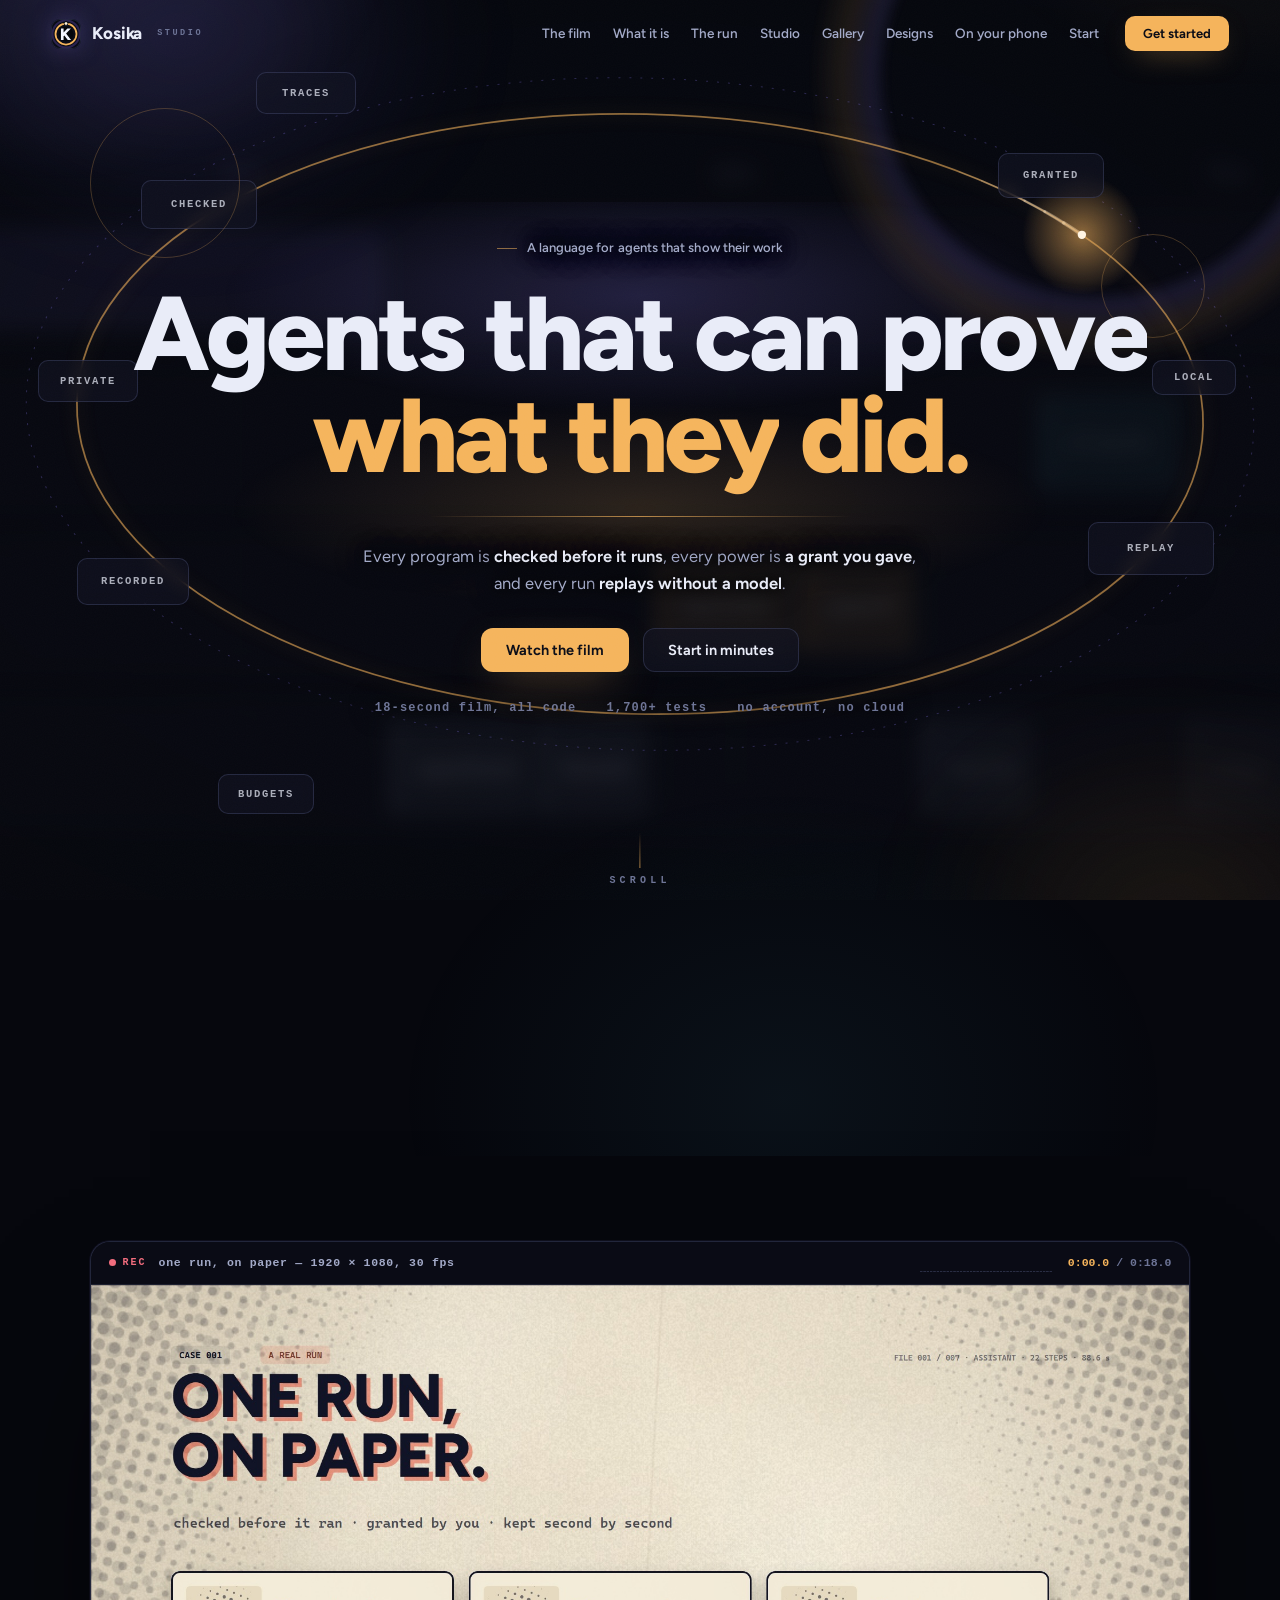
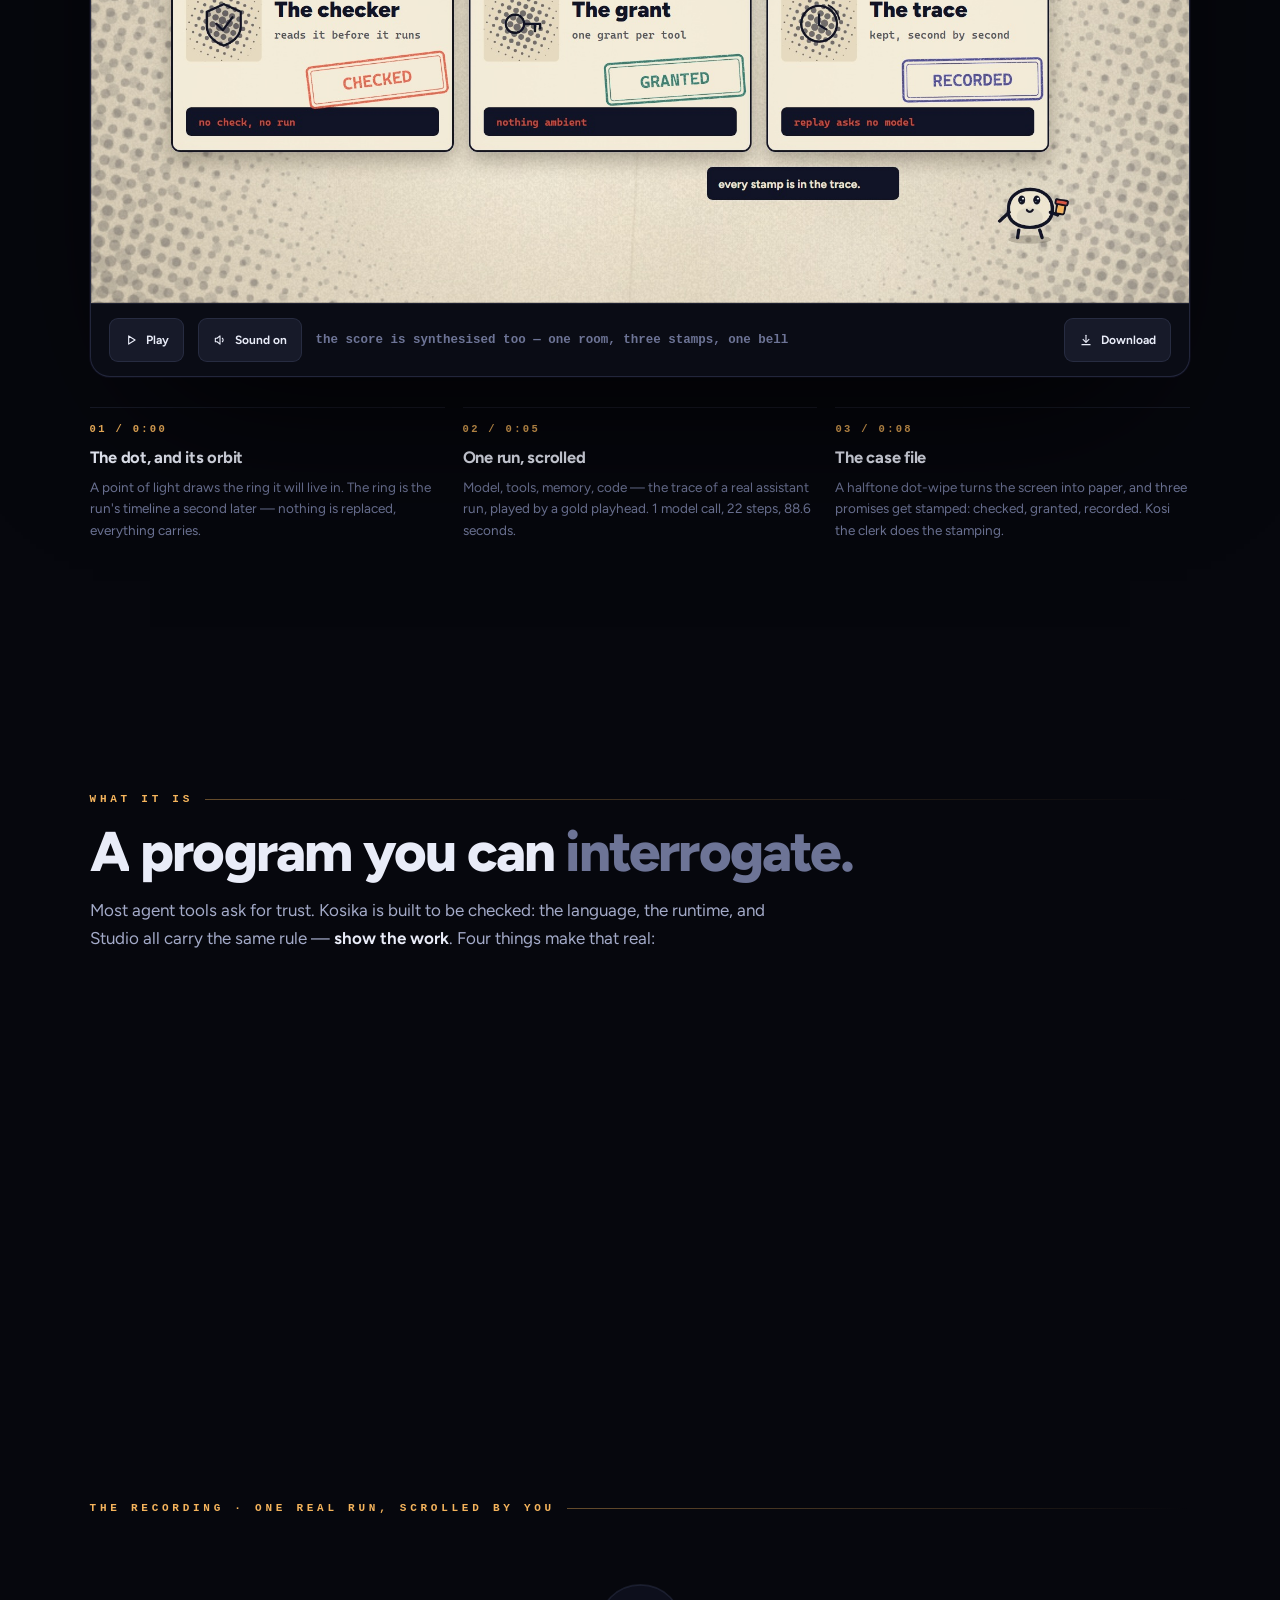
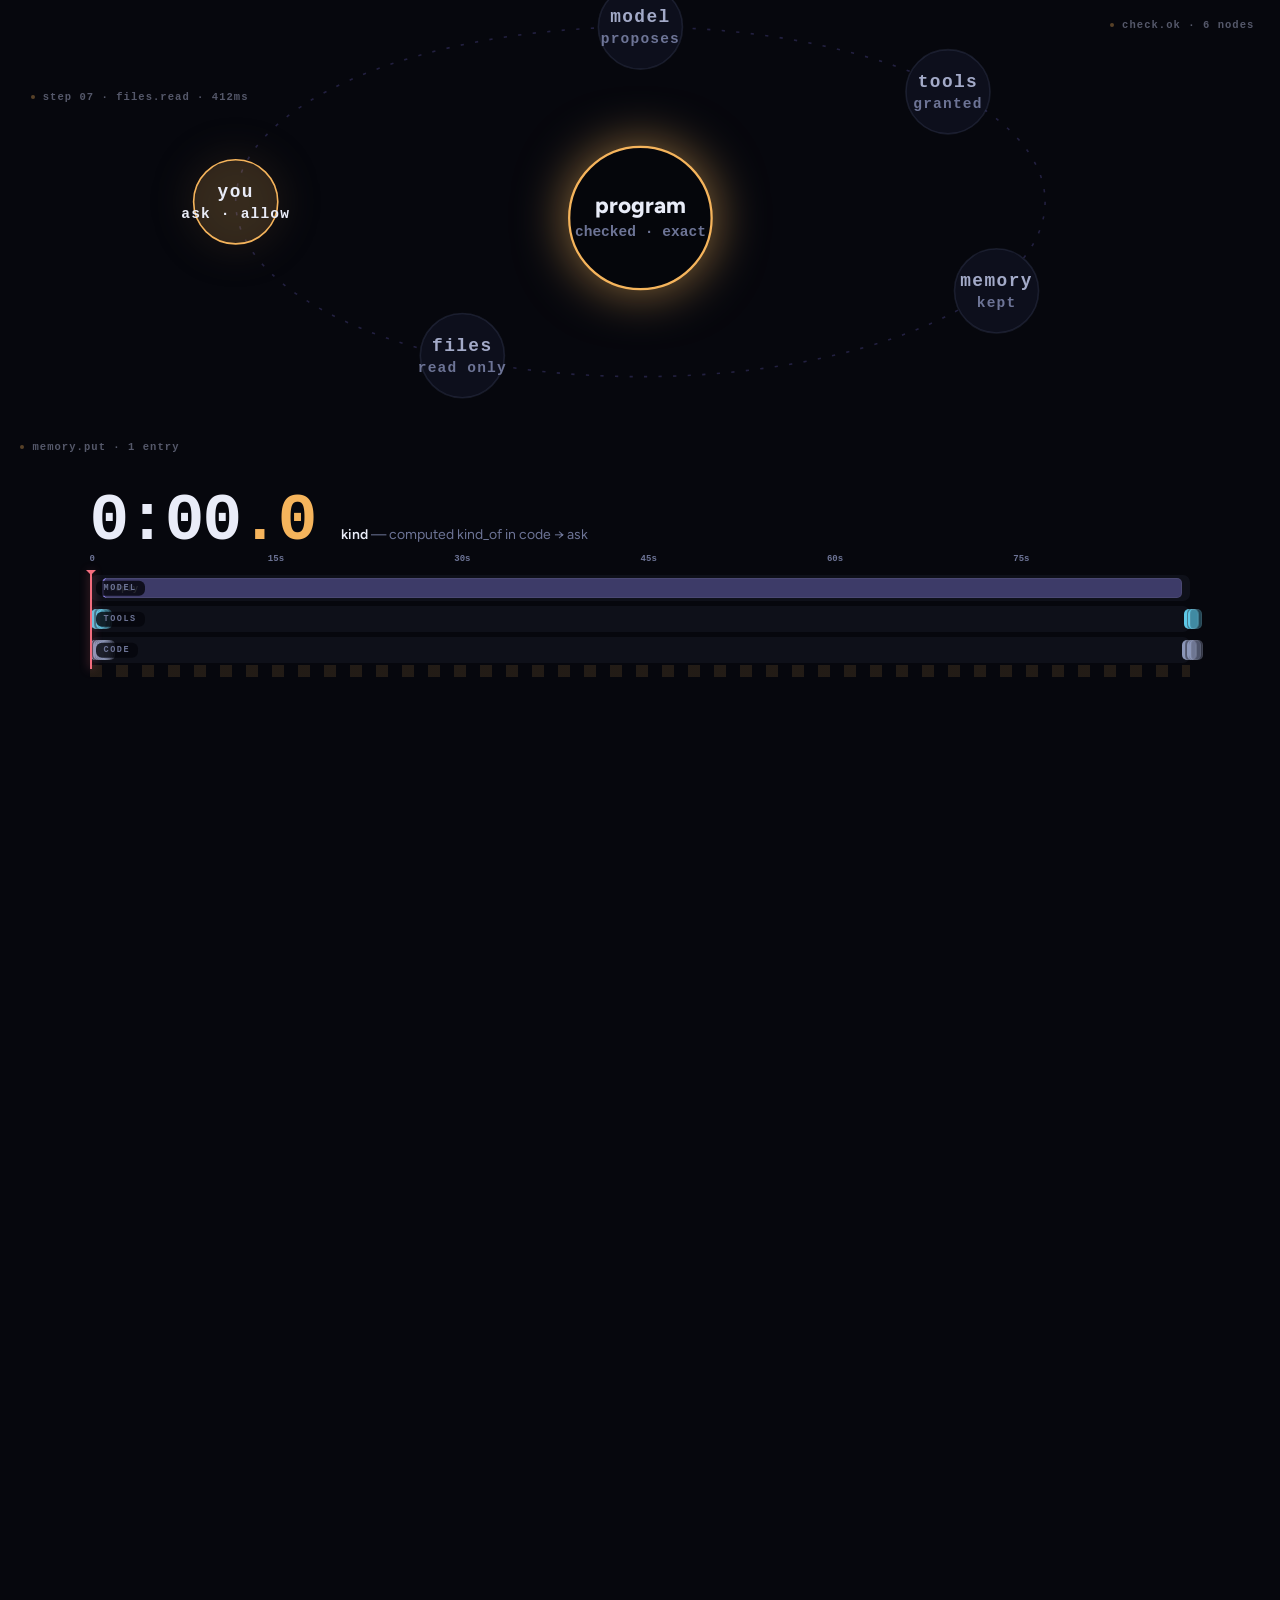
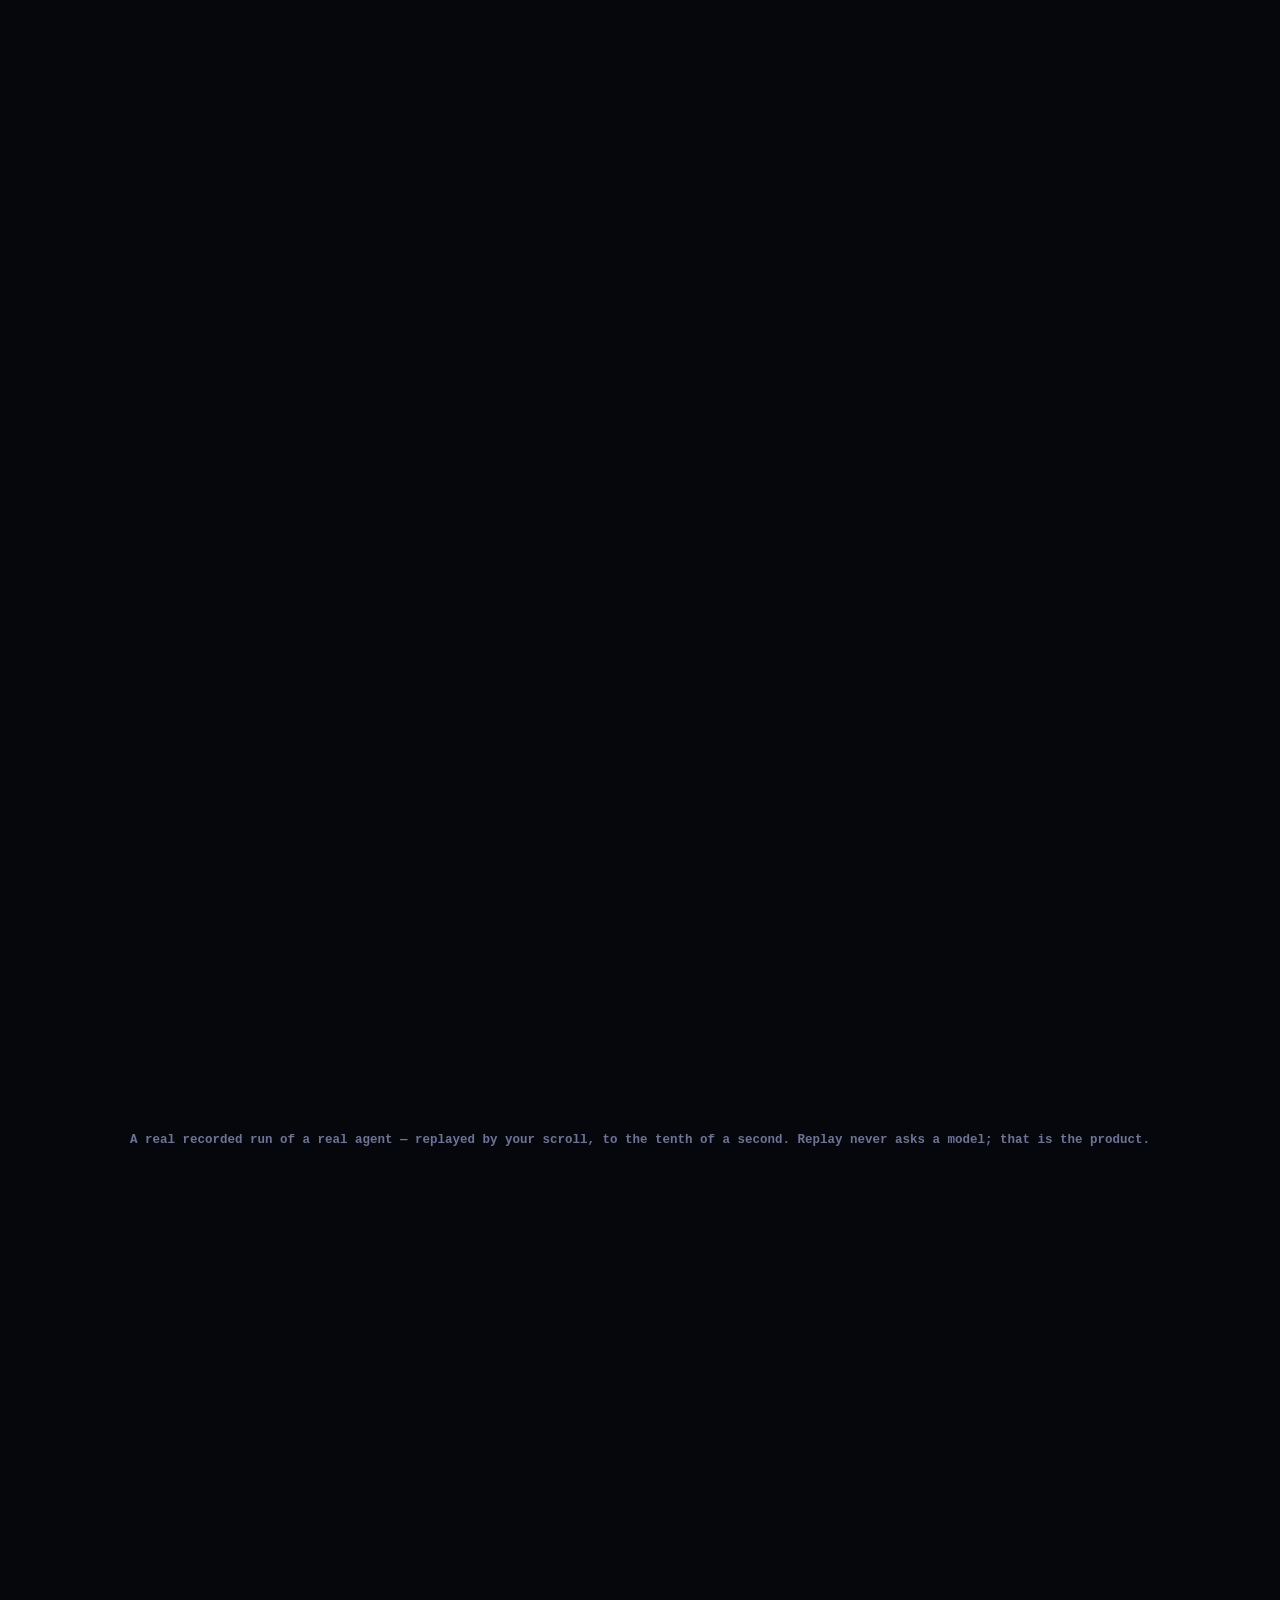
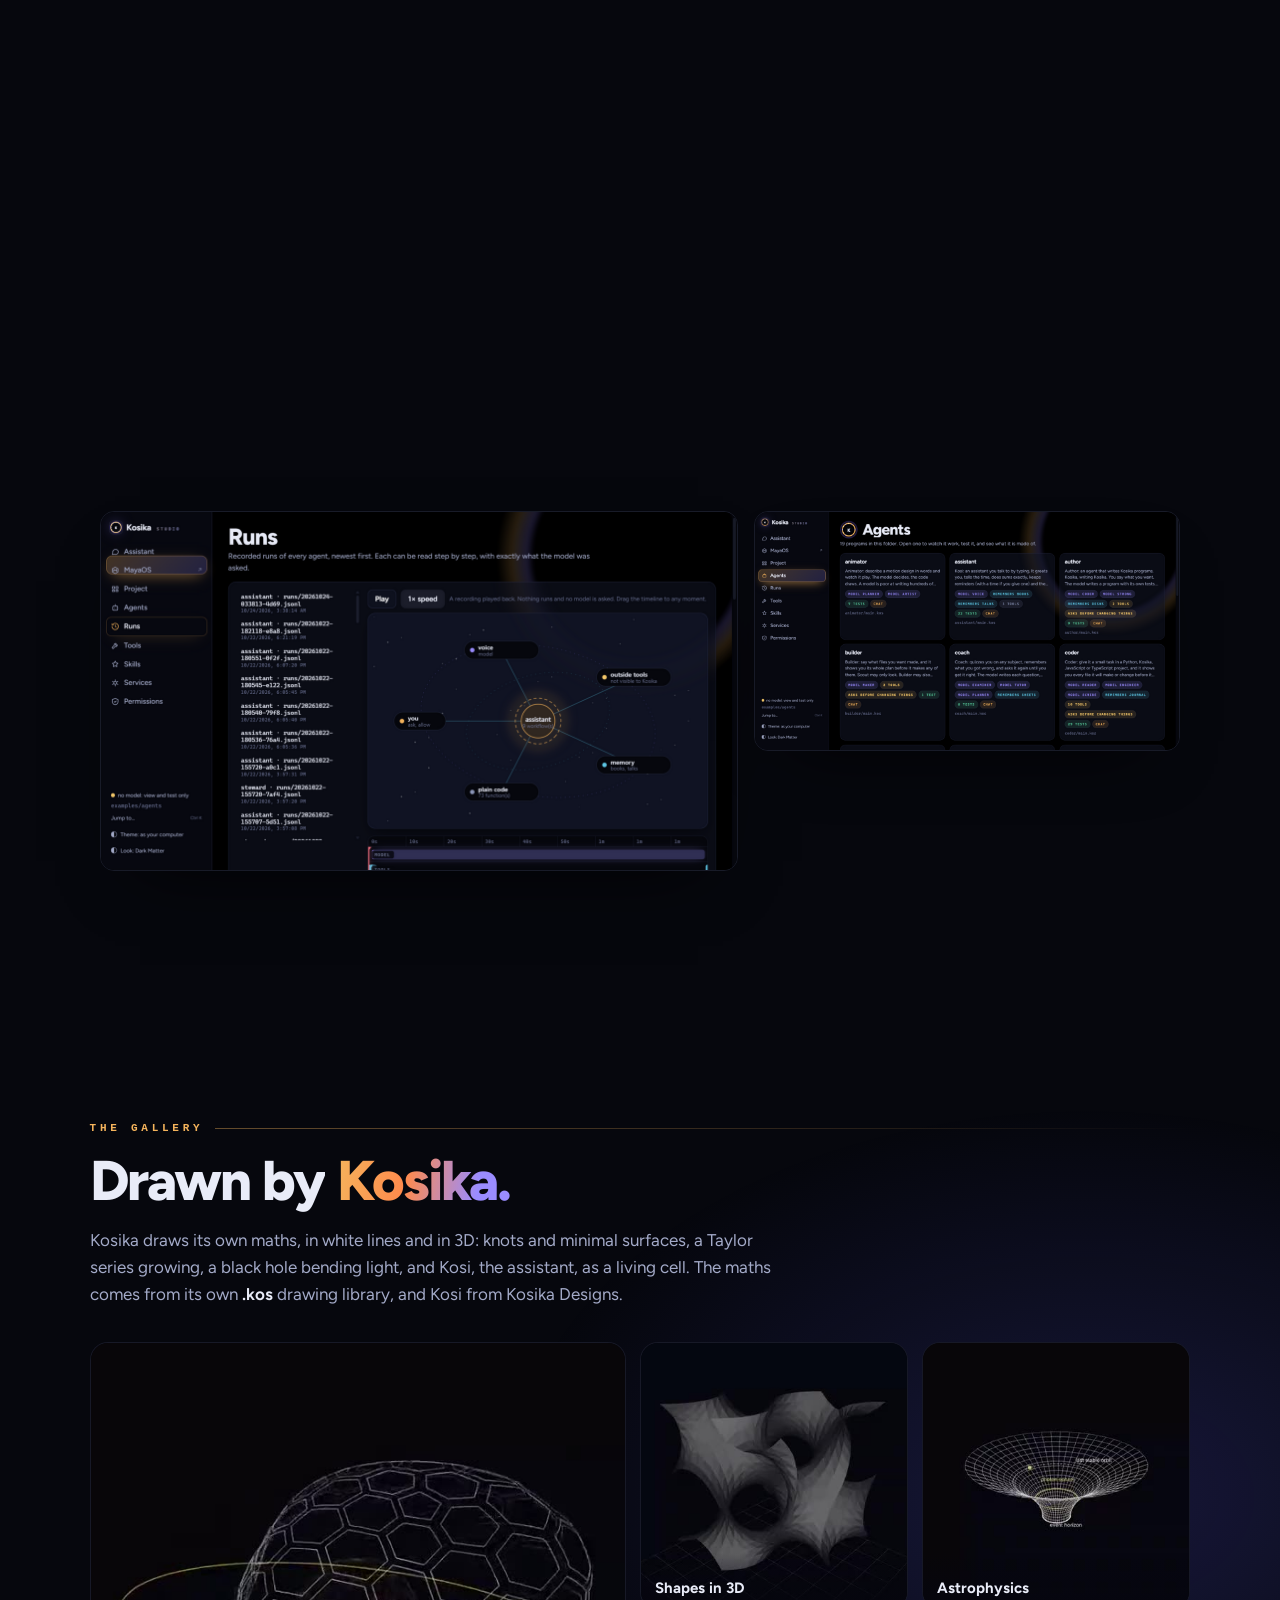
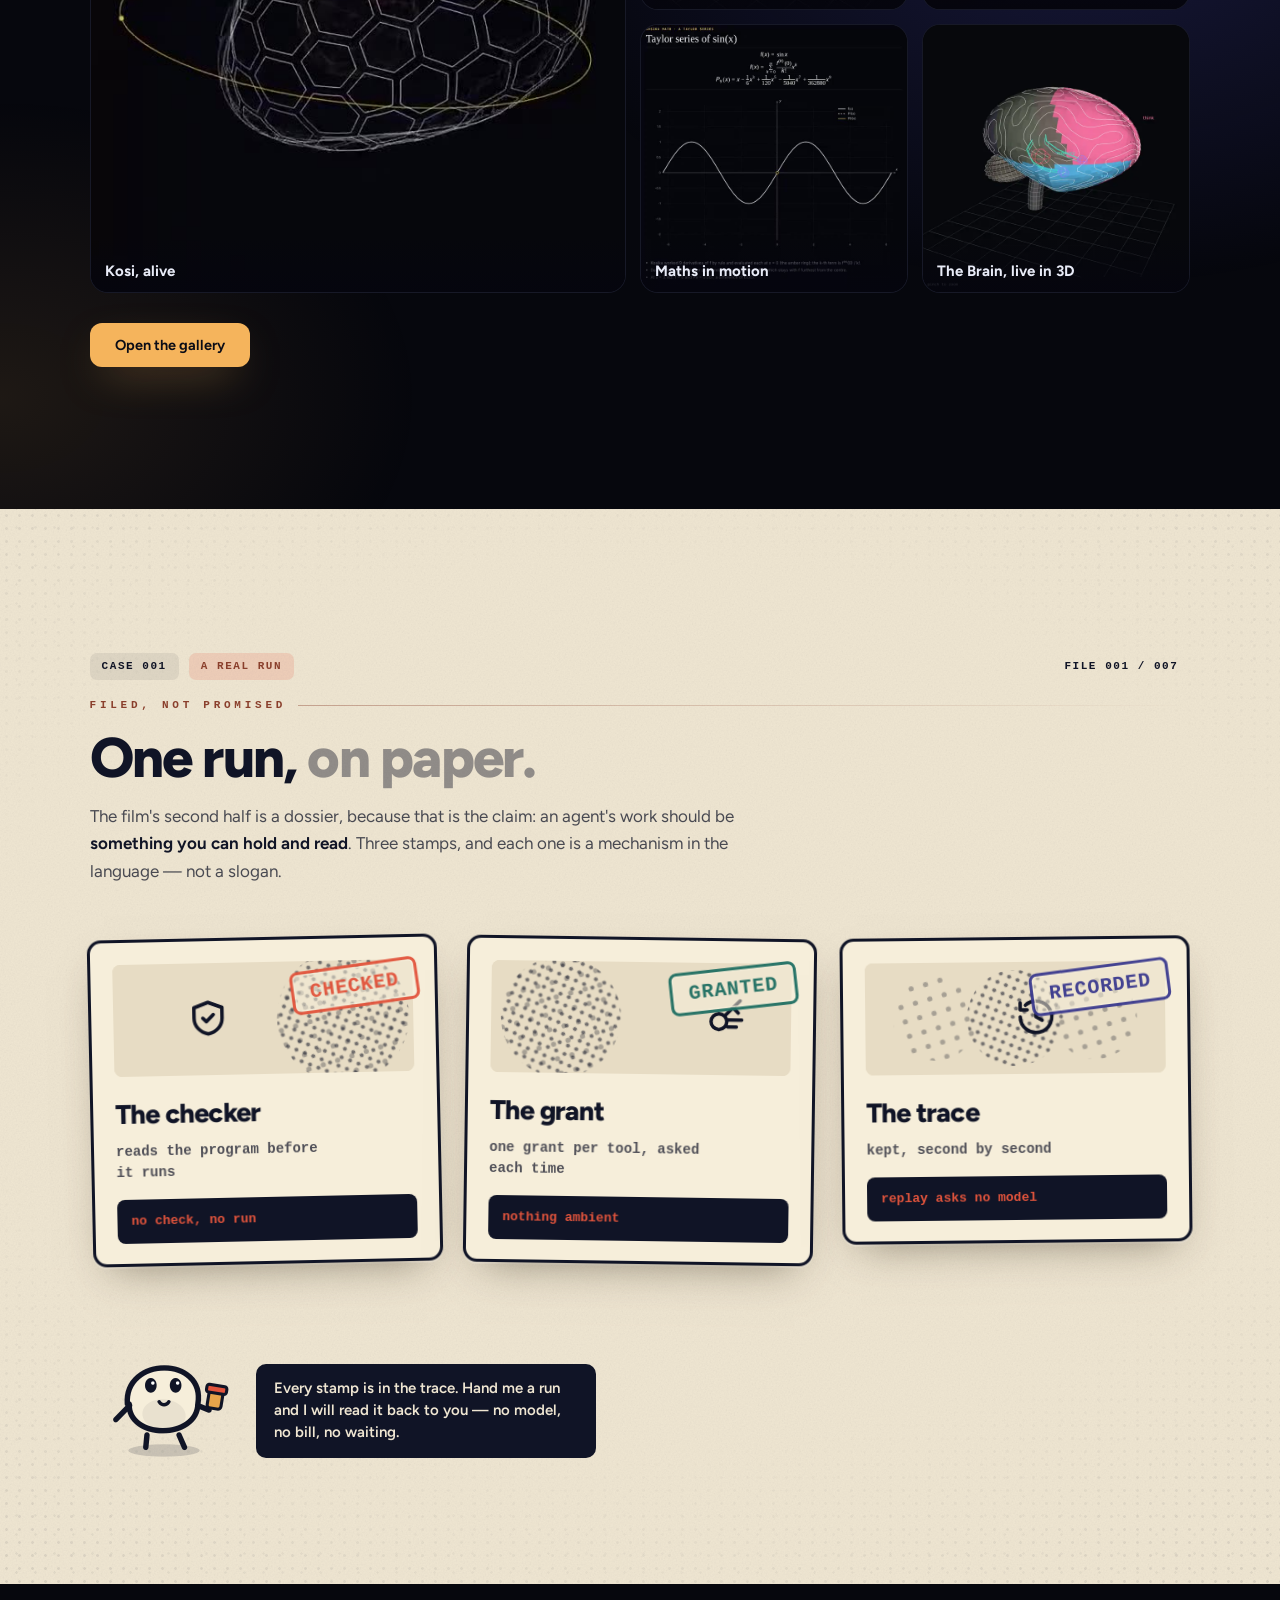
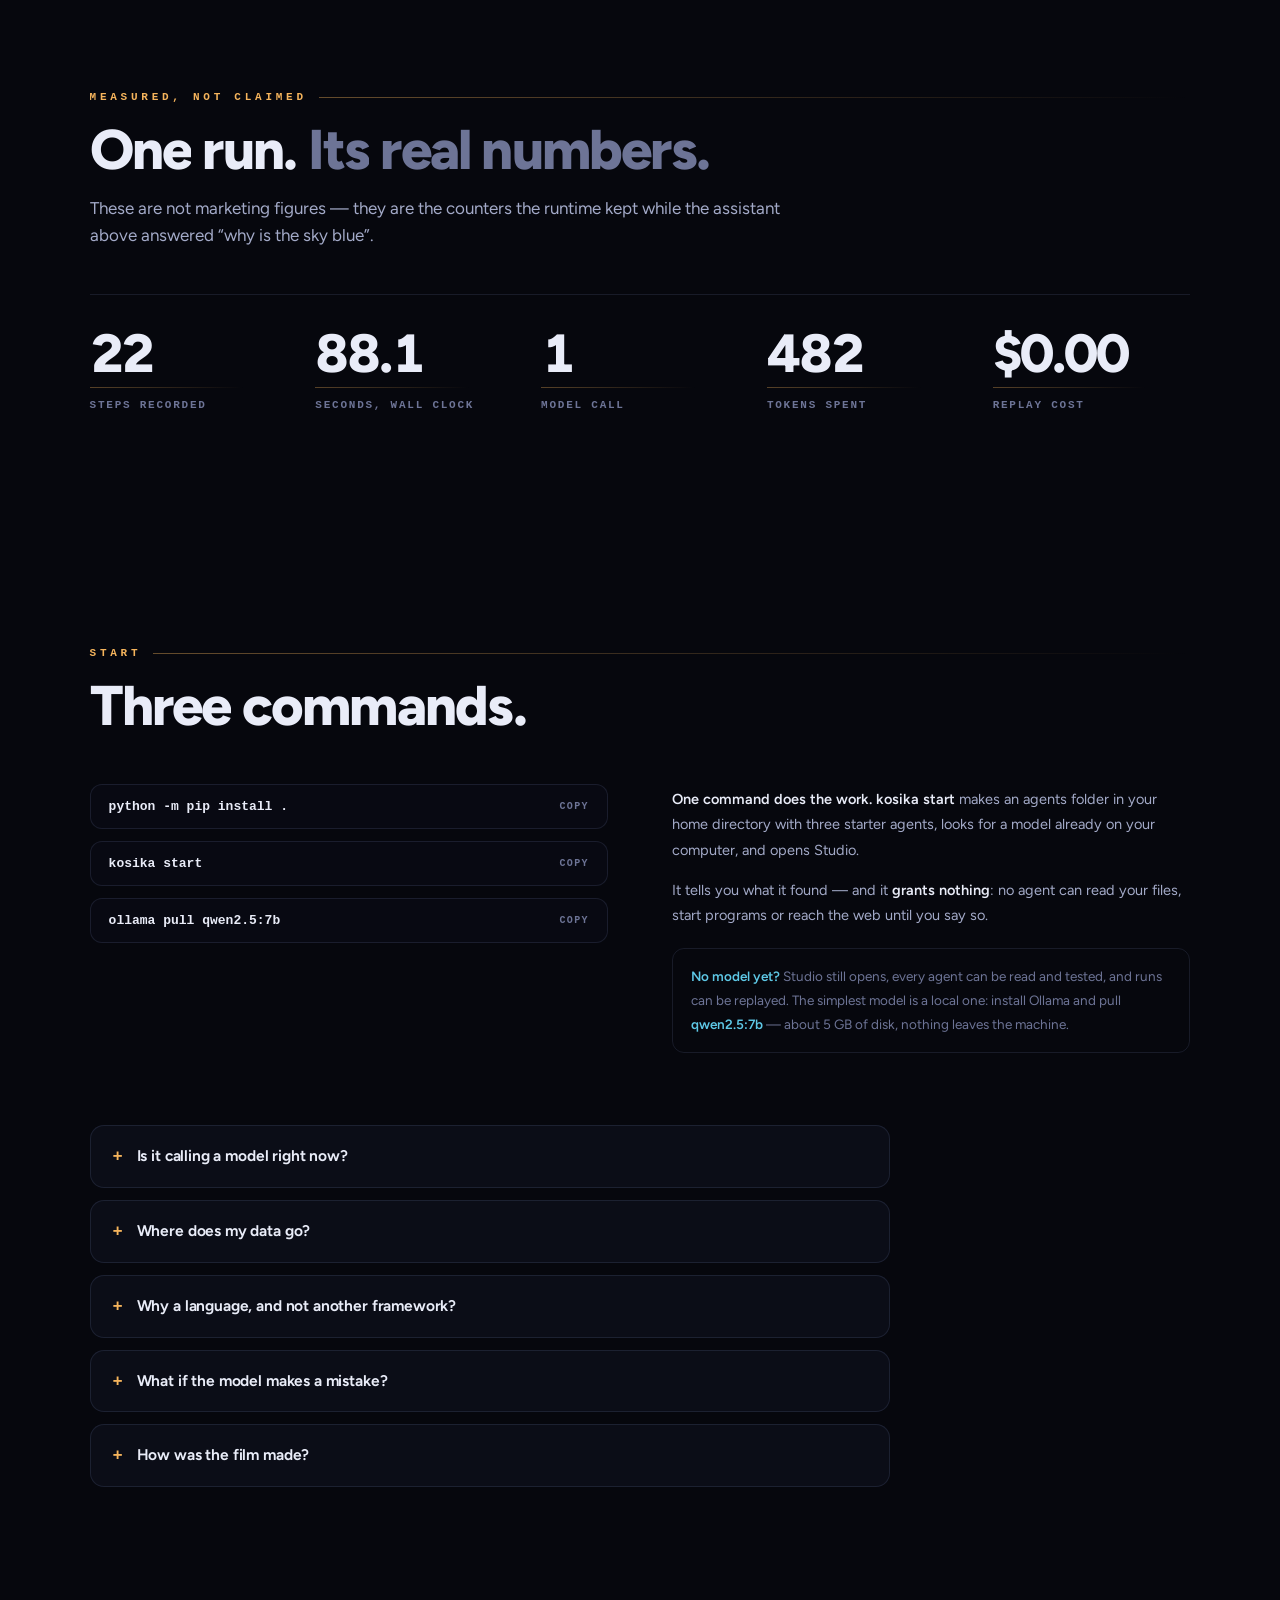
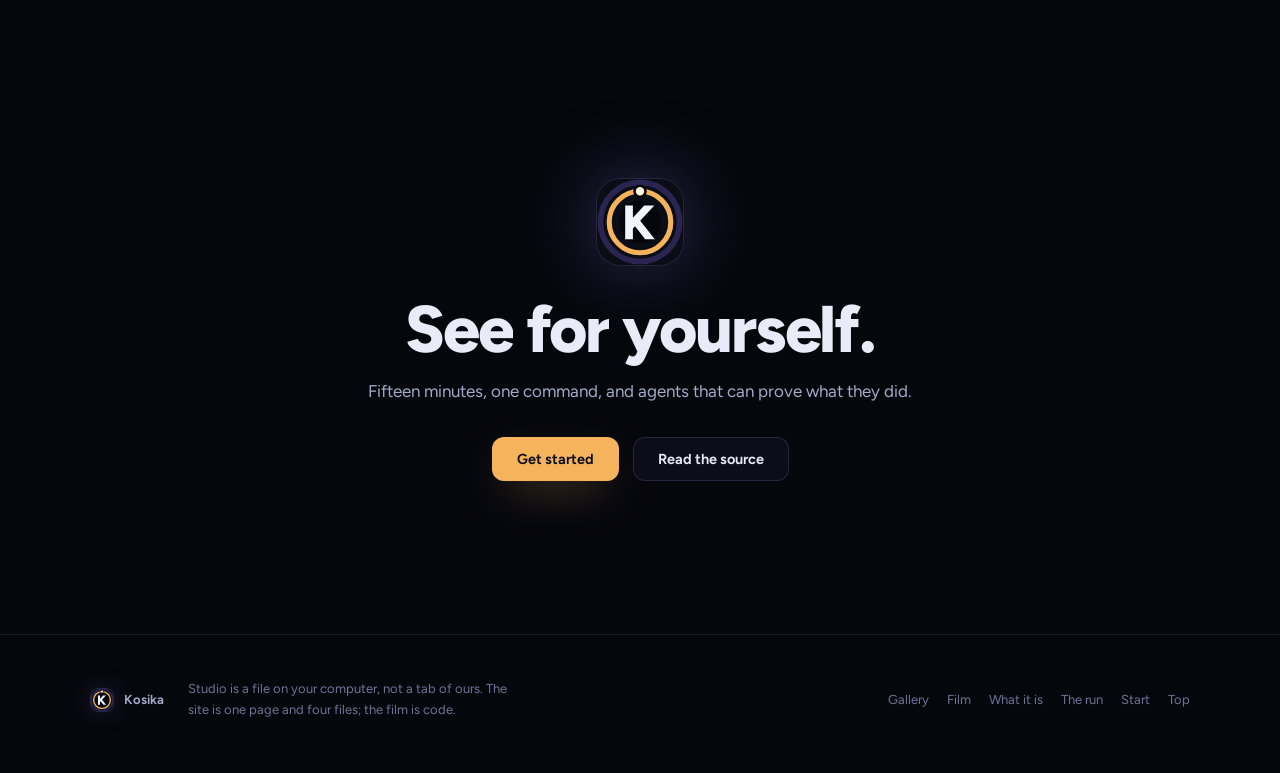
<file: index.html>
<!doctype html>
<html lang="en">
<head>
<meta charset="utf-8">
<meta name="viewport" content="width=device-width, initial-scale=1">
<title>Kosika Studio — agents that can prove what they did</title>
<meta name="description" content="Kosika is a programming language for AI agents, and Studio is where you watch them work. Checked before it runs, granted tool by tool, recorded second by second — and replayed without asking a model anything.">
<meta name="theme-color" content="#06070d">
<meta property="og:title" content="Kosika Studio — agents that can prove what they did">
<meta property="og:description" content="A language for AI agents that shows its work. An 18-second film, a real recorded run, and the Studio that replays it.">
<meta property="og:type" content="website">
<meta property="og:url" content="https://blackhole8080-darkmatter.github.io/kosika-site/">
<meta property="og:image" content="https://blackhole8080-darkmatter.github.io/kosika-site/media/kosika-film-poster.jpg">
<meta property="og:image:width" content="1920">
<meta property="og:image:height" content="1080">
<meta name="twitter:card" content="summary_large_image">
<link rel="canonical" href="https://blackhole8080-darkmatter.github.io/kosika-site/">
<link rel="icon" href="assets/mark.svg" type="image/svg+xml">
<link rel="apple-touch-icon" href="media/kosika-mark.png">
<link rel="preload" href="fonts/Figtree.ttf" as="font" type="font/ttf" crossorigin>
<link rel="stylesheet" href="assets/site.css">
<noscript><style>
  .rise, .exhibit { opacity: 1 !important; transform: none !important; }
  .h1 .l { transform: none !important; }
  .hero .lead, .hero-ctas, .hero-meta, .hero-meta span { opacity: 1 !important; transform: none !important; }
  .exhibit .stamp { transform: rotate(-7deg) scale(1) !important; opacity: .95 !important; }
  .cue, .progressbar { display: none; }
</style></noscript>
</head>
<body>
<a class="skip" href="#what">Skip to content</a>
<div class="grain" aria-hidden="true"></div>

<!-- shared print textures and icons -->
<svg width="0" height="0" aria-hidden="true" style="position:absolute">
  <defs>
    <pattern id="ht" width="9" height="9" patternUnits="userSpaceOnUse" patternTransform="rotate(22)">
      <circle cx="4.5" cy="4.5" r="2.05" fill="#101426" opacity=".55"/>
    </pattern>
    <pattern id="ht-coarse" width="15" height="15" patternUnits="userSpaceOnUse" patternTransform="rotate(-16)">
      <circle cx="7.5" cy="7.5" r="2.6" fill="#101426" opacity=".3"/>
    </pattern>
    <symbol id="i-shield" viewBox="0 0 24 24"><path d="M12 3l8 3v6c0 4.5-3.2 8-8 9-4.8-1-8-4.5-8-9V6l8-3z"/><path d="M9 12l2 2 4-4"/></symbol>
    <symbol id="i-key" viewBox="0 0 24 24"><circle cx="8" cy="14" r="4.5"/><path d="M11.5 10.5L20 2"/><path d="M16 6l3 3"/><path d="M13 13h8"/><path d="M13 17h5"/></symbol>
    <symbol id="i-clock" viewBox="0 0 24 24"><path d="M3 12a9 9 0 1 0 3-6.7"/><path d="M3 4v4h4"/><path d="M12 7v5l3.5 2"/></symbol>
    <symbol id="i-gauge" viewBox="0 0 24 24"><path d="M4 18a8 8 0 0 1 16 0"/><path d="M12 18l4-6"/><circle cx="12" cy="18" r="1.6"/></symbol>
  </defs>
</svg>

<header class="bar" id="bar">
  <a class="wordmark" href="#top" aria-label="Kosika home">
    <img class="mark" src="assets/mark.svg" alt="" width="30" height="30">
    Kosika <small>Studio</small>
  </a>
  <nav>
    <a href="#film">The film</a>
    <a href="#what">What it is</a>
    <a href="#run">The run</a>
    <a href="#studio">Studio</a>
    <a href="gallery/">Gallery</a>
    <a href="designs.html">Designs</a>
    <a href="app/">On your phone</a>
    <a href="#start">Start</a>
  </nav>
  <a class="cta" href="#start">Get started</a>
</header>
<div class="progressbar" id="progressbar" aria-hidden="true"></div>

<main>
  <!-- ── the hero ───────────────────────────────────────────────── -->
  <section class="hero" id="top">
    <!-- the film itself, a three-second loop out of its run section: the
         recording's clock and lanes moving behind the headline -->
    <video class="hero-film" id="herofilm" src="media/kosika-hero-loop.mp4"
           poster="media/kosika-hero-loop-poster.jpg" muted loop playsinline
           autoplay preload="metadata" aria-hidden="true" tabindex="-1"></video>
    <!-- two slow fields of colour under everything: the room the page sits
         in, moving at a pace you notice only if you stop -->
    <div class="aurora" aria-hidden="true"><i></i><i></i></div>
    <canvas class="orbit-cv" id="orbitcv" aria-hidden="true"></canvas>
    <div class="field" id="field" aria-hidden="true"></div>
    <div class="hero-inner" id="heroinner">
      <div class="kicker">A language for agents that show their work</div>
      <h1 class="h1" id="hl1">Agents that can prove</h1>
      <h1 class="h1 gold" id="hl2">what they did.</h1>
      <div class="hrule"></div>
      <p class="lead">Every program is <b>checked before it runs</b>, every power is <b>a grant you gave</b>, and every run <b>replays without a model</b>.</p>
      <div class="hero-ctas">
        <a class="btn primary" href="#film">Watch the film</a>
        <a class="btn ghost" href="#start">Start in minutes</a>
      </div>
      <div class="hero-meta">
        <span>18-second film, all code</span>
        <span>1,700+ tests</span>
        <span>no account, no cloud</span>
      </div>
    </div>
    <div class="cue" aria-hidden="true"><i></i>scroll</div>
  </section>

  <!-- ── the film ───────────────────────────────────────────────── -->
  <section class="film-sec" id="film">
    <div class="wrap">
      <div class="overline rise">The film</div>
      <h2 class="rise">Eighteen seconds. <span class="dim">Every frame a function of time.</span></h2>
      <p class="lead rise">One gold dot opens the film, becomes the playhead of a real run, then the stamp on a case file, then the period at the end of the sentence. No stock footage, no video model: a canvas drawn by a script, rendered frame by frame, scored from the same timeline.</p>

      <div class="reel rise d1">
        <div class="reel-bar">
          <span class="rec">REC</span>
          <span class="title">one run, on paper — 1920 × 1080, 30 fps</span>
          <!-- the film's own score, measured: this draws the audio that is
               actually playing, not a decoration in the shape of one -->
          <canvas class="spectrum" id="spectrum" width="300" height="36" aria-hidden="true"></canvas>
          <span class="tc" id="tc"><b>0:00.0</b> / 0:18.0</span>
        </div>
        <video id="reel" muted loop playsinline preload="metadata" poster="media/kosika-film-poster.jpg"
               aria-label="Kosika Studio — One Run, On Paper, an eighteen second film">
          <source src="media/kosika-film.mp4" type="video/mp4">
        </video>
        <div class="reel-foot">
          <button class="iconbtn" id="playbtn" type="button">
            <svg viewBox="0 0 24 24" aria-hidden="true"><path d="M8 5l11 7-11 7z"/></svg><span>Pause</span>
          </button>
          <button class="iconbtn" id="soundbtn" type="button">
            <svg viewBox="0 0 24 24" aria-hidden="true"><path d="M4 9v6h3l5 4V5L7 9z"/><path d="M16 9a4 4 0 0 1 0 6"/></svg><span>Sound on</span>
          </button>
          <span class="note">the score is synthesised too — one room, three stamps, one bell</span>
          <a class="iconbtn" href="media/kosika-film.mp4" download style="margin-left:auto">
            <svg viewBox="0 0 24 24" aria-hidden="true"><path d="M12 4v11"/><path d="M7 11l5 5 5-5"/><path d="M5 20h14"/></svg><span>Download</span>
          </a>
        </div>
      </div>

      <div class="shots">
        <div class="shot rise"><div class="n">01 / 0:00</div><h3>The dot, and its orbit</h3><p>A point of light draws the ring it will live in. The ring is the run's timeline a second later — nothing is replaced, everything carries.</p></div>
        <div class="shot rise d1"><div class="n">02 / 0:05</div><h3>One run, scrolled</h3><p>Model, tools, memory, code — the trace of a real assistant run, played by a gold playhead. 1 model call, 22 steps, 88.6 seconds.</p></div>
        <div class="shot rise d2"><div class="n">03 / 0:08</div><h3>The case file</h3><p>A halftone dot-wipe turns the screen into paper, and three promises get stamped: checked, granted, recorded. Kosi the clerk does the stamping.</p></div>
      </div>
    </div>
  </section>

  <!-- ── what it is ─────────────────────────────────────────────── -->
  <section id="what">
    <div class="wrap">
      <div class="overline rise">What it is</div>
      <h2 class="rise">A program you can <span class="dim">interrogate.</span></h2>
      <p class="lead rise">Most agent tools ask for trust. Kosika is built to be checked: the language, the runtime, and Studio all carry the same rule — <b>show the work</b>. Four things make that real:</p>
      <div class="cards">
        <div class="card rise">
          <div class="glyph"><svg viewBox="0 0 24 24"><use href="#i-shield" width="24" height="24"/></svg></div>
          <h3>Checked, not trusted</h3>
          <p>Every program is read by <b>the checker</b> before it runs. A program that does not check does not start. A model can propose; only a checked program executes.</p>
        </div>
        <div class="card rise d1">
          <div class="glyph"><svg viewBox="0 0 24 24"><use href="#i-key" width="24" height="24"/></svg></div>
          <h3>Granted, never ambient</h3>
          <p>Files, web, other programs — <b>every tool is a grant</b> you gave, and agents ask your yes before anything changes. Nothing is assumed.</p>
        </div>
        <div class="card rise d2">
          <div class="glyph"><svg viewBox="0 0 24 24"><use href="#i-clock" width="24" height="24"/></svg></div>
          <h3>Recorded, always replayable</h3>
          <p>Every run leaves a <b>trace</b>: each model call, each tool, each second. Replay is free and asks no model — press play on the past.</p>
        </div>
        <div class="card rise d3">
          <div class="glyph"><svg viewBox="0 0 24 24"><use href="#i-gauge" width="24" height="24"/></svg></div>
          <h3>Bounded by real numbers</h3>
          <p>Runs carry <b>budgets</b> — steps, seconds, money. When the budget ends, the run ends. No surprises on the bill.</p>
        </div>
      </div>
    </div>
  </section>

  <!-- ── the run, scrolled ──────────────────────────────────────── -->
  <section class="run" id="run">
    <div class="run-sticky">
      <!-- events drifting past the stage, the way they drift past in a trace:
           small, slow, and gone from a narrow screen and a still page -->
      <div class="drifters" aria-hidden="true">
        <span class="drifter d1">step 07 · files.read · 412ms</span>
        <span class="drifter d2">memory.put · 1 entry</span>
        <span class="drifter d3">check.ok · 6 nodes</span>
      </div>
      <div class="wrap" style="width:100%">
        <div class="overline">The recording · one real run, scrolled by you</div>
      </div>
      <div class="orbit">
        <svg viewBox="0 0 680 300" role="img" aria-label="An agent on its orbit: you, the model, memory, tools and files around a checked program">
          <ellipse class="o-orbit" cx="340" cy="150" rx="250" ry="108"/>
          <!-- the ring is the run's own timeline: the gold arc is how far it has
               got, and its head is the dot the film travels on -->
          <path class="o-trace" d="M340 42A250 108 0 0 1 340 258A250 108 0 0 1 340 42"/>
          <circle class="o-head" id="ohead" cx="340" cy="42" r="3.6"/>
          <g class="o-node" id="n-you"><circle cx="90" cy="150" r="26"/><text x="90" y="147" text-anchor="middle">you</text><text class="sub" x="90" y="160" text-anchor="middle">ask · allow</text></g>
          <g class="o-node" id="n-model"><circle cx="340" cy="42" r="26"/><text x="340" y="39" text-anchor="middle">model</text><text class="sub" x="340" y="52" text-anchor="middle">proposes</text></g>
          <g class="o-node" id="n-tools"><circle cx="530" cy="82" r="26"/><text x="530" y="79" text-anchor="middle">tools</text><text class="sub" x="530" y="92" text-anchor="middle">granted</text></g>
          <g class="o-node" id="n-memory"><circle cx="560" cy="205" r="26"/><text x="560" y="202" text-anchor="middle">memory</text><text class="sub" x="560" y="215" text-anchor="middle">kept</text></g>
          <g class="o-node" id="n-files"><circle cx="230" cy="245" r="26"/><text x="230" y="242" text-anchor="middle">files</text><text class="sub" x="230" y="255" text-anchor="middle">read only</text></g>
          <g class="o-core" id="n-core"><circle cx="340" cy="160" r="44"/><text x="340" y="157">program</text><text class="sub" x="340" y="171" text-anchor="middle">checked · exact</text></g>
        </svg>
      </div>
      <div class="wrap" style="width:100%">
        <div class="read">
          <div class="time" id="time">0:00<b>.0</b></div>
          <div class="step" id="step">Scroll to move through the run. Nothing runs; this is the recording.</div>
        </div>
        <div class="strip">
          <div class="tl"><div class="tl-ruler" id="ruler"></div><div class="tl-body" id="lanes"></div></div>
          <div class="perf"></div><div class="progress" id="progress"></div>
        </div>
      </div>
    </div>
  </section>
  <p class="run-note">A real recorded run of a real agent — replayed by your scroll, to the tenth of a second. Replay never asks a model; that is the product.</p>

  <!-- ── studio ─────────────────────────────────────────────────── -->
  <section id="studio">
    <div class="wrap">
      <div class="overline rise">The studio</div>
      <h2 class="rise">One window. <span class="dim">Every answer.</span></h2>
      <p class="lead rise">Studio runs on your machine and shows everything: the agents in your folder, what each is made of, what it did, and exactly <b>what the model was asked</b> — the words, not a summary.</p>
    </div>
    <div class="window rise d1 tilt">
      <div class="window-bar"><i></i><i></i><i></i><div class="addr">kosika studio — assistant · a recorded run</div></div>
      <div class="window-body">
        <div class="window-rail">
          <div class="wbrand"><img class="mark" src="assets/mark.svg" alt="">Kosika</div>
          <div class="wnav">Showcase</div>
          <div class="wnav">Assistant</div>
          <div class="wnav">Project</div>
          <div class="wnav on">Runs</div>
          <div class="wnav">Tools</div>
          <div class="wnav">Skills</div>
          <div class="wnav">Permissions</div>
        </div>
        <div class="window-main">
          <p class="wtitle">Runs — assistant</p>
          <p class="wsub">Recorded runs of every agent, newest first. Each can be read step by step.</p>
          <div class="mock-orbit">
            <svg viewBox="0 0 680 210" role="img" aria-label="A run drawn as a diagram: the agent core with tools and memory in orbit">
              <ellipse class="o-orbit" cx="340" cy="105" rx="240" ry="80"/>
              <g class="o-node"><circle cx="120" cy="105" r="26"/><text x="120" y="109" text-anchor="middle">you</text></g>
              <g class="o-node seen"><circle cx="340" cy="22" r="26"/><text x="340" y="26" text-anchor="middle">model</text></g>
              <g class="o-node seen"><circle cx="512" cy="58" r="26"/><text x="512" y="62" text-anchor="middle">tools</text></g>
              <g class="o-node seen"><circle cx="524" cy="158" r="26"/><text x="524" y="162" text-anchor="middle">memory</text></g>
              <g class="o-node"><circle cx="212" cy="176" r="26"/><text x="212" y="180" text-anchor="middle">files</text></g>
              <g class="o-core"><circle cx="340" cy="104" r="46"/><text x="340" y="99">assistant</text><text class="sub" x="340" y="115" text-anchor="middle">22 steps · 88.6s</text></g>
            </svg>
          </div>
          <div class="tl" id="mocktl"><div class="tl-ruler" id="mruler"></div><div class="tl-body" id="mlanes" style="cursor:default"></div></div>
          <div class="wchips"><span class="wchip">1,700+ tests</span><span class="wchip">one file, no cloud</span><span class="wchip">works with no model</span><span class="wchip">replay is free</span></div>
        </div>
      </div>
    </div>
    <div class="shots-strip rise d2">
      <img src="shots/studio-run-timeline.png" alt="Kosika Studio showing a recorded run on its timeline" loading="lazy">
      <img src="shots/studio-agents.png" alt="Kosika Studio's agent gallery" loading="lazy">
    </div>
  </section>

  <!-- ── the gallery: what Kosika draws ────────────────────────── -->
  <section class="gx" id="gallery">
    <div class="wrap">
      <div class="overline rise">The gallery</div>
      <h2 class="rise">Drawn by <span class="gx-g">Kosika.</span></h2>
      <p class="lead rise">Kosika draws its own maths, in white lines and in 3D: knots and minimal surfaces, a Taylor series growing, a black hole bending light, and Kosi, the assistant, as a living cell. The maths comes from its own <b>.kos</b> drawing library, and Kosi from Kosika Designs.</p>
      <div class="gx-grid rise">
        <a href="gallery/#kosi" class="gx-t gx-big"><video data-src="gallery/media/kosi-shapes.mp4" poster="gallery/media/kosi-shapes.jpg" muted loop playsinline preload="none" aria-label="Kosi changing shape"></video><span>Kosi, alive</span></a>
        <a href="gallery/#shapes" class="gx-t"><video data-src="gallery/media/s-gyroid.mp4" poster="gallery/media/s-gyroid.jpg" muted loop playsinline preload="none" aria-label="A turning gyroid"></video><span>Shapes in 3D</span></a>
        <a href="gallery/#astro" class="gx-t"><video data-src="gallery/media/a-black-hole.mp4" poster="gallery/media/a-black-hole.jpg" muted loop playsinline preload="none" aria-label="A black hole"></video><span>Astrophysics</span></a>
        <a href="gallery/#motion" class="gx-t"><video data-src="gallery/media/m-taylor-growing.mp4" poster="gallery/media/m-taylor-growing.jpg" muted loop playsinline preload="none" aria-label="A Taylor series growing"></video><span>Maths in motion</span></a>
        <a href="gallery/#live" class="gx-t"><img src="gallery/media/b-brain-maths-3d-lit.webp" alt="The Kosika Brain in 3D" loading="lazy"><span>The Brain, live in 3D</span></a>
      </div>
      <p class="rise"><a class="btn primary" href="gallery/">Open the gallery</a></p>
    </div>
  </section>

  <!-- ── the paper world ────────────────────────────────────────── -->
  <section class="paper" id="paper">
    <div class="wrap">
      <div class="chips">
        <span class="pchip">Case 001</span>
        <span class="pchip red">A real run</span>
        <span class="pchip" style="margin-left:auto;background:none">File 001 / 007</span>
      </div>
      <div class="overline">Filed, not promised</div>
      <h2>One run, <span class="dim">on paper.</span></h2>
      <p class="lead">The film's second half is a dossier, because that is the claim: an agent's work should be <b>something you can hold and read</b>. Three stamps, and each one is a mechanism in the language — not a slogan.</p>

      <div class="paper-grid">
        <article class="exhibit" style="--rot:-1.2deg">
          <div class="art">
            <svg viewBox="0 0 300 112" aria-hidden="true" preserveAspectRatio="xMidYMid slice">
              <rect width="300" height="112" fill="#e7dcc4"/>
              <circle cx="230" cy="56" r="66" fill="url(#ht)"/>
              <circle cx="230" cy="56" r="66" fill="url(#ht-coarse)"/>
              <g transform="translate(74 34) scale(1.75)" stroke="#101426" stroke-width="2" fill="none" stroke-linecap="round" stroke-linejoin="round"><use href="#i-shield" width="24" height="24"/></g>
            </svg>
          </div>
          <h3>The checker</h3>
          <p class="sub">reads the program before it runs</p>
          <div class="exbar">no check, no run</div>
          <span class="stamp">CHECKED</span>
        </article>
        <article class="exhibit" style="--rot:.8deg">
          <div class="art">
            <svg viewBox="0 0 300 112" aria-hidden="true" preserveAspectRatio="xMidYMid slice">
              <rect width="300" height="112" fill="#e7dcc4"/>
              <circle cx="70" cy="56" r="60" fill="url(#ht)"/>
              <circle cx="70" cy="56" r="60" fill="url(#ht-coarse)"/>
              <g transform="translate(214 34) scale(1.75)" stroke="#101426" stroke-width="2" fill="none" stroke-linecap="round" stroke-linejoin="round"><use href="#i-key" width="24" height="24"/></g>
            </svg>
          </div>
          <h3>The grant</h3>
          <p class="sub">one grant per tool, asked each time</p>
          <div class="exbar">nothing ambient</div>
          <span class="stamp green">GRANTED</span>
        </article>
        <article class="exhibit" style="--rot:-.6deg">
          <div class="art">
            <svg viewBox="0 0 300 112" aria-hidden="true" preserveAspectRatio="xMidYMid slice">
              <rect width="300" height="112" fill="#e7dcc4"/>
              <circle cx="150" cy="56" r="48" fill="url(#ht)"/>
              <circle cx="230" cy="56" r="42" fill="url(#ht-coarse)"/>
              <circle cx="70" cy="56" r="42" fill="url(#ht-coarse)"/>
              <g transform="translate(150 34) scale(1.75)" stroke="#101426" stroke-width="2" fill="none" stroke-linecap="round" stroke-linejoin="round"><use href="#i-clock" width="24" height="24"/></g>
            </svg>
          </div>
          <h3>The trace</h3>
          <p class="sub">kept, second by second</p>
          <div class="exbar">replay asks no model</div>
          <span class="stamp indigo">RECORDED</span>
        </article>
      </div>

      <div class="kosi-wrap rise">
        <canvas id="kosi" width="296" height="296" aria-hidden="true"></canvas>
        <div class="bubble">Every stamp is in the trace. Hand me a run and I will read it back to you — no model, no bill, no waiting.</div>
      </div>
    </div>
  </section>

  <!-- ── numbers ────────────────────────────────────────────────── -->
  <section class="numbers" id="numbers">
    <div class="wrap">
      <div class="overline rise">Measured, not claimed</div>
      <h2 class="rise">One run. <span class="dim">Its real numbers.</span></h2>
      <p class="lead rise">These are not marketing figures — they are the counters the runtime kept while the assistant above answered “why is the sky blue”.</p>
      <div class="stats" id="stats">
        <div class="stat rise"><div class="v" data-to="22">0</div><div class="k">steps recorded</div></div>
        <div class="stat rise d1"><div class="v" data-to="88.6" data-dec="1">0</div><div class="k">seconds, wall clock</div></div>
        <div class="stat rise d2"><div class="v" data-to="1">0</div><div class="k">model call</div></div>
        <div class="stat rise d3"><div class="v" data-to="485">0</div><div class="k">tokens spent</div></div>
        <div class="stat rise d4"><div class="v" data-to="0" data-prefix="$" data-dec="2">0</div><div class="k">replay cost</div></div>
      </div>
    </div>
  </section>

  <!-- ── start ──────────────────────────────────────────────────── -->
  <section id="start">
    <div class="wrap">
      <div class="overline rise">Start</div>
      <h2 class="rise">Three commands.</h2>
      <div class="startgrid">
        <div class="rise">
          <button class="cmd" type="button" data-copy="python -m pip install ."><code>python -m pip install .</code><span class="tip" aria-live="polite">copy</span></button>
          <button class="cmd" type="button" data-copy="kosika start"><code>kosika start</code><span class="tip" aria-live="polite">copy</span></button>
          <button class="cmd" type="button" data-copy="ollama pull qwen2.5:7b"><code>ollama pull qwen2.5:7b</code><span class="tip" aria-live="polite">copy</span></button>
        </div>
        <div class="startnotes rise d1">
          <p><b>One command does the work.</b> <b>kosika start</b> makes an agents folder in your home directory with three starter agents, looks for a model already on your computer, and opens Studio.</p>
          <p style="margin-top:14px">It tells you what it found — and it <b>grants nothing</b>: no agent can read your files, start programs or reach the web until you say so.</p>
          <div class="quiet"><b>No model yet?</b> Studio still opens, every agent can be read and tested, and runs can be replayed. The simplest model is a local one: install Ollama and pull <b>qwen2.5:7b</b> — about 5 GB of disk, nothing leaves the machine.</div>
        </div>
      </div>

      <div class="faq">
        <details><summary>Is it calling a model right now?</summary><p>Only if you granted one, and you can see every call: the exact words sent and returned are in the trace. <b>Replay never calls a model</b> — the run above is a recording, played by your scroll, and the film is a recording too.</p></details>
        <details><summary>Where does my data go?</summary><p>Nowhere. Kosika and Studio run on your machine; agents, traces and memories are files in your folder. There is no account, no telemetry, no cloud.</p></details>
        <details><summary>Why a language, and not another framework?</summary><p>Frameworks hide the machine under abstractions. A small language can be <b>checked</b>: the program you read is the program that runs, and the checker can prove things about it before a single step happens. That is what makes “show the work” a guarantee rather than a promise.</p></details>
        <details><summary>What if the model makes a mistake?</summary><p>Then the mistake is visible, bounded and recorded — and precise work is done by exact code, not by the model. The model proposes; checked programs execute; budgets cap the damage.</p></details>
        <details><summary>How was the film made?</summary><p>One HTML file with a <b>render(t)</b> function: every frame is a pure function of time, including the paper grain, the halftone dots and the mascot's boiling ink line. It is rendered by a headless browser and encoded with ffmpeg, and the score is synthesised in Python from the same timeline. The source ships with this site, in <span class="mono">film/</span>.</p></details>
      </div>
    </div>
  </section>

  <!-- ── cta ────────────────────────────────────────────────────── -->
  <section class="ctaband">
    <img class="mark bigmark" src="assets/mark.svg" alt="Kosika">
    <h2 class="rise">See for yourself.</h2>
    <p class="lead rise">Fifteen minutes, one command, and agents that can prove what they did.</p>
    <div class="hero-ctas rise" style="opacity:1;transform:none;transition:none">
      <a class="btn primary" href="#start">Get started</a>
      <a class="btn ghost" href="https://github.com/blackhole8080-darkmatter/kosika">Read the source</a>
    </div>
  </section>
</main>

<footer>
  <div class="fbrand"><img class="mark" src="assets/mark.svg" alt="" style="width:24px;height:24px;border-radius:7px">Kosika</div>
  <div class="fwords">Studio is a file on your computer, not a tab of ours. The site is one page and four files; the film is code.</div>
  <nav><a href="gallery/">Gallery</a><a href="#film">Film</a><a href="#what">What it is</a><a href="#run">The run</a><a href="#start">Start</a><a href="#top">Top</a></nav>
</footer>

<canvas class="wipe" id="wipe" aria-hidden="true"></canvas>
<script src="assets/site.js" defer></script>
<script>
// the gallery tiles play only while on screen, and not under reduced motion
(() => {
  if (matchMedia("(prefers-reduced-motion: reduce)").matches || !("IntersectionObserver" in window)) return;
  const io = new IntersectionObserver(es => es.forEach(e => { const v = e.target; if (e.isIntersecting) { if (!v.src) v.src = v.dataset.src; v.play().catch(() => {}); } else v.pause(); }), { rootMargin: "100px" });
  document.querySelectorAll(".gx video").forEach(v => io.observe(v));
})();
</script>
</body>
</html>
</file>
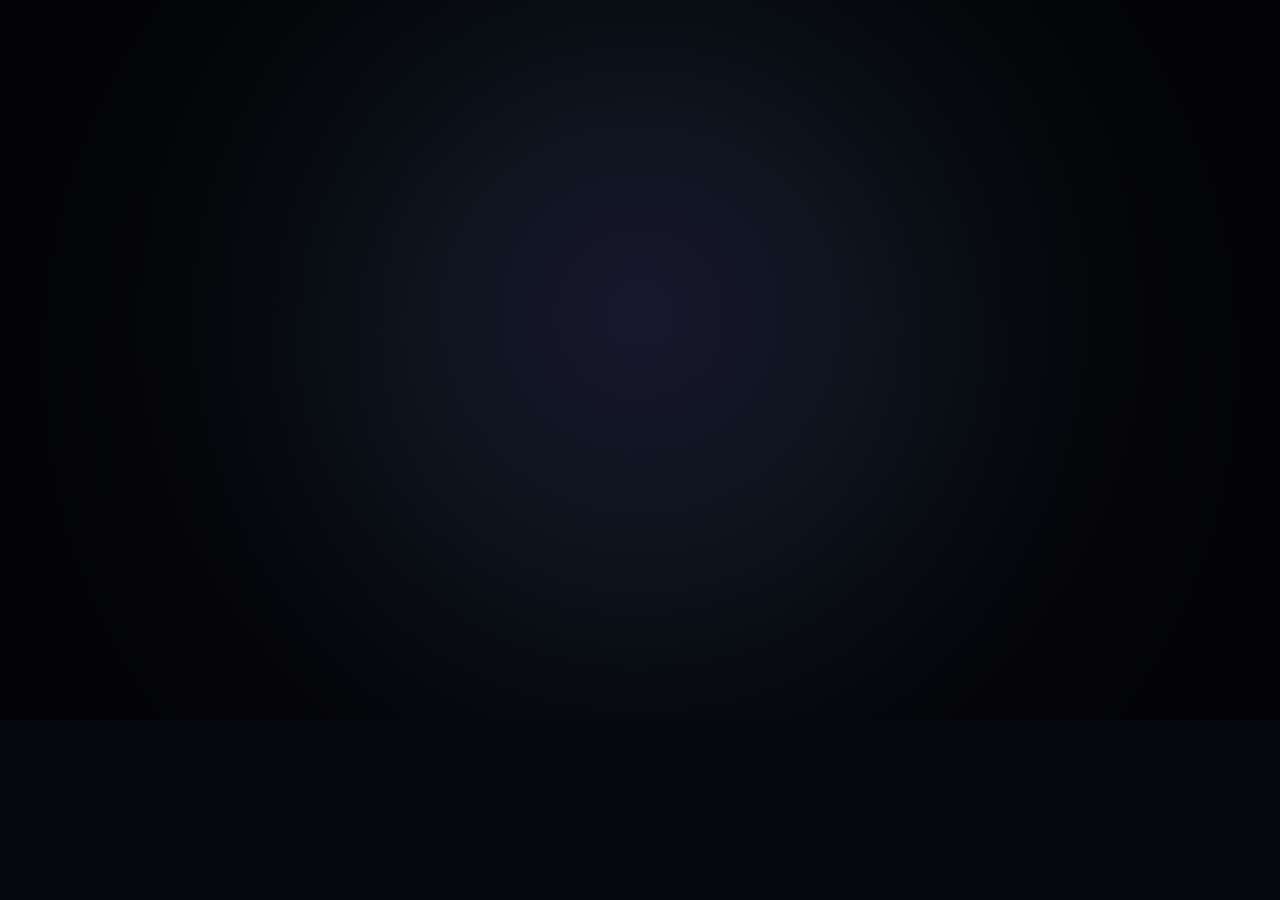
<file: film/index.html>
<!doctype html>
<html lang="en">
<head>
<meta charset="utf-8">
<title>Kosika — One Run, On Paper (composition)</title>
<!--
  One Run, On Paper — the Kosika promo film.
  Every frame is a pure function of time: window.render(t). No state, no HTML
  layers, no network. The renderer (render.mjs) seeks frame by frame and the
  shutter blends subframes in-page, so motion is blurred the way a real
  camera blurs it.

  Timeline (18.0 s @ 30 fps)
    0.00  resting dot in the dark           7.20  dot wipe -> paper
    1.00  the dot draws its own orbit       7.35  case file: three exhibits
    2.20  wordmark, letters land            9.15  CHECKED  stamp
    3.40  rest: the line, the caption      10.55  GRANTED  stamp
    4.30  the ring opens into the run      11.95  RECORDED stamp, Kosi lands
    5.00  the run: lanes, playhead         13.40  pull back: one file of many
    6.60  numbers burst                    15.35  gather -> dot -> end card
-->
<style>
  @font-face { font-family: Figtree; src: url("../fonts/Figtree.ttf") format("truetype"); font-weight: 300 900; font-display: block; }
  html, body { margin: 0; background: #06070d; overflow: hidden; }
  canvas { display: block; width: 100vw; height: auto; max-height: 100vh; }
</style>
</head>
<body>
<canvas id="c" width="1920" height="1080"></canvas>
<script>
"use strict";

const W = 1920, H = 1080, FPS = 30, DUR = 18;
const c = document.getElementById("c");
// `g` is swapped to a buffer while a wipe composites one scene into dots
let g = c.getContext("2d", { alpha: false });

/* ── palette ───────────────────────────────────────────────────────── */
const INK   = "#06070d";
const INK2  = "#0b0d18";
const PAPER = "#efe6d2";
const PAPER2= "#e4d8be";
const NAVY  = "#101426";
const GOLD  = "#f5b45c";
const IND   = "#8b7cf6";
const CYAN  = "#5ec8e6";
const ROSE  = "#f26d7e";
const RED   = "#e2543c";
const SOFT  = "#a3aac8";

/* ── numbers ───────────────────────────────────────────────────────── */
const clamp = (x, a = 0, b = 1) => (x < a ? a : x > b ? b : x);
const lerp  = (a, b, t) => a + (b - a) * t;
const seg   = (t, a, b) => clamp((t - a) / (b - a || 1e-6));
const sineInOut = t => -(Math.cos(Math.PI * t) - 1) / 2;
const expoOut   = t => (t >= 1 ? 1 : 1 - Math.pow(2, -10 * t));
const expoIn    = t => (t <= 0 ? 0 : Math.pow(2, 10 * t - 10));
const expoInOut = t => (t <= 0 ? 0 : t >= 1 ? 1 : t < .5 ? Math.pow(2, 20 * t - 10) / 2 : (2 - Math.pow(2, -20 * t + 10)) / 2);
const backOut   = (t, s = 1.7) => { const u = t - 1; return 1 + (s + 1) * u * u * u + s * u * u; };
const inOut3    = t => (t < .5 ? 4 * t * t * t : 1 - Math.pow(-2 * t + 2, 3) / 2);
function spring(t, { z = .5, w = 15 } = {}) {
  if (t <= 0) return 0; if (t >= 1) return 1;
  const e = Math.exp(-z * w * t), wd = w * Math.sqrt(Math.max(0.02, 1 - z * z));
  return 1 - e * Math.cos(wd * t);
}
function rng(seed) { let a = seed >>> 0; return () => { a = (a + 0x6D2B79F5) >>> 0; let t = Math.imul(a ^ (a >>> 15), 1 | a); t = (t + Math.imul(t ^ (t >>> 7), 61 | t)) ^ t; return ((t ^ (t >>> 14)) >>> 0) / 4294967296; }; }
const hash = (n) => { const x = Math.sin(n * 127.1 + 311.7) * 43758.5453; return x - Math.floor(x); };
const DISPLAY = '"Figtree", system-ui, sans-serif';
const MONO = 'ui-monospace, "Cascadia Mono", Consolas, monospace';

/* ── sprites built once ────────────────────────────────────────────── */
function makeCanvas(w, h) { const el = document.createElement("canvas"); el.width = w; el.height = h; return el; }

/* paper: cream, mottled, grained, vignetted, one faint fold */
const paper = (() => {
  const w = 960, h = 540, el = makeCanvas(w, h), p = el.getContext("2d");
  p.fillStyle = PAPER; p.fillRect(0, 0, w, h);
  const r = rng(7);
  for (let i = 0; i < 160; i++) {
    const x = r() * w, y = r() * h, rad = 40 + r() * 170;
    const gr = p.createRadialGradient(x, y, 0, x, y, rad);
    const warm = r() > .5 ? "255,250,238" : "210,196,168";
    gr.addColorStop(0, `rgba(${warm},${.05 + r() * .06})`); gr.addColorStop(1, `rgba(${warm},0)`);
    p.fillStyle = gr; p.beginPath(); p.arc(x, y, rad, 0, 7); p.fill();
  }
  const img = p.getImageData(0, 0, w, h), d = img.data, r2 = rng(31);
  for (let i = 0; i < d.length; i += 4) {
    const n = (r2() - .5) * 20;
    d[i] = clamp(d[i] + n, 0, 255); d[i + 1] = clamp(d[i + 1] + n * .96, 0, 255); d[i + 2] = clamp(d[i + 2] + n * .88, 0, 255);
  }
  p.putImageData(img, 0, 0);
  const vg = p.createRadialGradient(w / 2, h / 2, h * .32, w / 2, h / 2, h * 1.02);
  vg.addColorStop(0, "rgba(120,100,66,0)"); vg.addColorStop(1, "rgba(96,78,48,.22)");
  p.fillStyle = vg; p.fillRect(0, 0, w, h);
  p.strokeStyle = "rgba(150,130,96,.10)"; p.lineWidth = 1.6;
  p.beginPath(); p.moveTo(w * .52, 0); p.lineTo(w * .49, h); p.stroke();
  return el;
})();

/* fine dust plate for the paper, reseeded on twos */
const dust = (() => {
  const w = 960, h = 540, el = makeCanvas(w, h), p = el.getContext("2d"), r = rng(99);
  for (let i = 0; i < 900; i++) {
    const a = .04 + r() * .12, s = .6 + r() * 1.5;
    p.fillStyle = r() > .55 ? `rgba(255,252,242,${a})` : `rgba(90,74,52,${a * .9})`;
    p.fillRect(r() * w, r() * h, s, s);
  }
  return el;
})();

/* halftone vignette for the paper, built once (two screen angles) */
const paperHalftone = (() => {
  const w = 960, h = 540, el = makeCanvas(w, h), p = el.getContext("2d");
  const pass = (angle, step, maxA, bias) => {
    p.save(); p.rotate(0); p.fillStyle = `rgba(16,20,38,${maxA})`;
    const cx = w / 2, cy = h / 2, rad = Math.hypot(w, h) / 2, ca = Math.cos(angle), sa = Math.sin(angle);
    for (let y = -h; y < h * 2; y += step) for (let x = -w; x < w * 2; x += step) {
      const px = x * ca - y * sa, py = x * sa + y * ca;
      const d = Math.hypot(px - cx, py - cy) / rad;               // 0 centre -> 1 corner
      const dens = clamp((d - .52) / .55) * bias;
      if (dens <= .02) continue;
      p.beginPath(); p.arc(px, py, Math.min(step * .48, step * .48 * dens), 0, 7); p.fill();
    }
    p.restore();
  };
  pass(0.26, 14, .22, 1); pass(-0.34, 20, .12, 1);
  return el;
})();

/* ink grain used to erode stamps and cards */
const inkGrain = (() => {
  const w = 512, h = 512, el = makeCanvas(w, h), p = el.getContext("2d"), r = rng(5);
  for (let i = 0; i < 5200; i++) {
    const a = .25 + r() * .6;
    p.fillStyle = `rgba(0,0,0,${a})`;
    p.fillRect(r() * w, r() * h, 1 + r() * 3, 1 + r() * 3);
  }
  return el;
})();

/* ── drawing helpers ───────────────────────────────────────────────── */
function rrect(p, x, y, w, h, r) {
  r = Math.min(r, w / 2, h / 2); p.beginPath();
  p.moveTo(x + r, y); p.arcTo(x + w, y, x + w, y + h, r); p.arcTo(x + w, y + h, x, y + h, r);
  p.arcTo(x, y + h, x, y, r); p.arcTo(x, y, x + w, y, r); p.closePath();
}
function textWidth(p, s, font) { p.save(); p.font = font; const v = p.measureText(s).width; p.restore(); return v; }
function setFont(p, size, weight = 800, family = DISPLAY) { p.font = `${weight} ${size}px ${family}`; }

/* per-glyph type with drop, squash and misregistration */
function wordArt(p, text, o) {
  const {
    x, y, size = 96, weight = 800, color = "#fff", align = "left", track = -0.02,
    t = 0, t0 = 0, stagger = .05, drop = 120, squash = .16,
    shadow = null, shadowOff = 8, skew = 0, opacity = 1
  } = o;
  setFont(p, size, weight);
  const spacing = size * track;
  const glyphs = [...text];
  const widths = glyphs.map(ch => p.measureText(ch).width);
  const total = widths.reduce((a, b) => a + b, 0) + spacing * (glyphs.length - 1);
  let cx = align === "center" ? x - total / 2 : align === "right" ? x - total : x;
  p.save(); p.globalAlpha = opacity;
  for (let i = 0; i < glyphs.length; i++) {
    const t1 = t0 + i * stagger;
    const a = clamp((t - t1) / .42);
    if (a <= 0) { cx += widths[i] + spacing; continue; }
    const s = spring(a, { z: .52, w: 15 });
    const dy = (1 - s) * drop;
    const sq = 1 - Math.sin(clamp(a) * Math.PI) * squash;   // flatten at speed, spring restores
    const sx = 1 / sq, sy = sq;
    const ox = widths[i] / 2, oy = -size * .34;
    const put = (dx, dy2, col) => {
      p.save(); p.translate(cx + ox + dx, y + oy + dy + dy2); p.transform(sx, 0, skew, sy, 0, 0);
      p.globalAlpha = opacity * clamp(a * 2.4); p.fillStyle = col;
      p.textAlign = "center"; p.textBaseline = "alphabetic"; p.fillText(glyphs[i], 0, 0); p.restore();
    };
    if (shadow) { put(shadowOff, shadowOff, shadow); }
    put(0, 0, color);
    cx += widths[i] + spacing;
  }
  p.restore();
  return total;
}

/* halftone dots over a rect, density 0..1 by function */
function halftone(p, { x, y, w, h, step = 22, angle = .26, color = NAVY, alpha = 1, density }) {
  p.save(); p.fillStyle = color; p.globalAlpha = alpha; p.beginPath();
  const ca = Math.cos(angle), sa = Math.sin(angle);
  const diag = Math.hypot(w, h);
  for (let v = -diag; v < diag; v += step) for (let u = -diag; u < diag; u += step) {
    const px = x + w / 2 + (u * ca - v * sa), py = y + h / 2 + (u * sa + v * ca);
    if (px < x - step || px > x + w + step || py < y - step || py > y + h + step) continue;
    const d = density((px - x) / w, (py - y) / h);
    if (d <= .02) continue;
    p.moveTo(px + step * .49 * d, py);
    p.arc(px, py, step * .49 * d, 0, 7);
  }
  p.fill(); p.restore();
}

/* a torn/creamed keyline card with paper fill */
function card(p, x, y, w, h, { r = 14, fill = PAPER, line = NAVY, lw = 3, shadow = true, grain = .5 } = {}) {
  if (shadow) { p.save(); p.shadowColor = "rgba(30,24,14,.30)"; p.shadowBlur = 34; p.shadowOffsetY = 16; p.fillStyle = fill; rrect(p, x, y, w, h, r); p.fill(); p.restore(); }
  else { p.fillStyle = fill; rrect(p, x, y, w, h, r); p.fill(); }
  if (grain > 0) { p.save(); rrect(p, x, y, w, h, r); p.clip(); p.globalAlpha = .10 * grain; p.drawImage(paper, x, y, w, h); p.restore(); }
  if (line) { p.save(); p.strokeStyle = line; p.lineWidth = lw; rrect(p, x + lw / 2, y + lw / 2, w - lw, h - lw, r); p.stroke(); p.restore(); }
}

function chip(p, text, x, y, { size = 15, color = NAVY, fill = "rgba(16,20,38,.07)", pad = 14, r = 8, weight = 700 } = {}) {
  setFont(p, size, weight, MONO);
  const w = p.measureText(text).width + pad * 2, h = size + pad * 1.15;
  p.fillStyle = fill; rrect(p, x, y, w, h, r); p.fill();
  p.fillStyle = color; p.textAlign = "left"; p.textBaseline = "middle";
  p.fillText(text, x + pad, y + h / 2 + 1);
  return w;
}

/* ── the dot wipe ──────────────────────────────────────────────────────
   The incoming scene is drawn once into a buffer, then each dot of a
   coarse grid reveals its own crop of it. Small circular clips are cheap;
   one path made of nine hundred circles is not. */
const sceneBuf = makeCanvas(W, H);
const sceneBufCtx = sceneBuf.getContext("2d", { alpha: false });

function dotWipe(scene, t, t0, t1, cx, cy, growing) {
  const had = g;
  g = sceneBufCtx;
  g.setTransform(1, 0, 0, 1, 0, 0);
  g.globalAlpha = 1;
  g.globalCompositeOperation = "source-over";
  scene(t);
  g = had;

  const step = 78, maxR = step * 1.46, diag = Math.hypot(W, H);
  const k = seg(t, t0, t1);
  g.save();
  for (let y = -step; y < H + step; y += step) {
    for (let x = -step; x < W + step; x += step) {
      const d = Math.hypot(x - cx, y - cy) / diag;
      const local = clamp((k - d * .34) / .66);
      const rr = growing ? maxR * expoIn(local) : maxR * (1 - expoIn(local));
      if (rr <= .6) continue;
      g.save();
      g.beginPath(); g.arc(x, y, rr, 0, 7); g.clip();
      g.drawImage(sceneBuf, 0, 0);
      g.restore();
    }
  }
  g.restore();
}

/* ── Kosi: the clerk, drawn with a boiling ink line ────────────────── */
/* a small round paper creature with two dot eyes and a rubber stamp.   */
function kosi(p, x, y, s, t, pose = "idle") {
  const seed = Math.floor(t * 10);       // 10 fps line boil, positions stay smooth
  const r = rng(seed * 977 + 13);
  const j = () => (r() - .5) * 5 * s;    // boil displacement
  p.save(); p.translate(x, y); p.scale(s, s); p.lineJoin = "round"; p.lineCap = "round";
  const bodyY = pose === "press" ? -2 : Math.sin(t * 2.1) * 2.2;
  // shadow
  p.fillStyle = "rgba(30,24,14,.20)"; p.beginPath(); p.ellipse(0, 78, 46, 9, 0, 0, 7); p.fill();
  // legs
  p.strokeStyle = NAVY; p.lineWidth = 7;
  p.beginPath(); p.moveTo(-22 + j(), 58); p.lineTo(-26 + j(), 74); p.moveTo(20 + j(), 58); p.lineTo(26 + j(), 74); p.stroke();
  // body
  p.beginPath();
  p.moveTo(-46 + j(), 16 + bodyY);
  p.bezierCurveTo(-52 + j(), -46 + bodyY, 52 + j(), -46 + bodyY, 46 + j(), 16 + bodyY);
  p.bezierCurveTo(44 + j(), 62 + bodyY, -44 + j(), 62 + bodyY, -46 + j(), 16 + bodyY);
  p.closePath();
  p.fillStyle = PAPER; p.fill(); p.strokeStyle = NAVY; p.lineWidth = 7; p.stroke();
  // belly
  p.beginPath(); p.ellipse(0, 30, 28, 20, .1, 0, 7); p.fillStyle = "rgba(16,20,38,.06)"; p.fill();
  // eyes: ink ellipse + two highlights; blinks on a script
  const blink = (Math.floor(t * 10) % 74 > 69) ? .12 : 1;
  for (const ex of [-17, 15]) {
    p.save(); p.scale(1, blink);
    p.beginPath(); p.ellipse(ex, -6, 7.5, 9.5, 0, 0, 7); p.fillStyle = NAVY; p.fill();
    p.beginPath(); p.arc(ex + 2.6, -9, 2.2, 0, 7); p.fillStyle = "#fff"; p.fill();
    p.beginPath(); p.arc(ex - 2, -2.6, 1.1, 0, 7); p.fillStyle = "rgba(255,255,255,.7)"; p.fill();
    p.restore();
  }
  // mouth
  p.beginPath(); p.arc(0, 12, 7, .15 * Math.PI, .85 * Math.PI); p.strokeStyle = NAVY; p.lineWidth = 4.5; p.stroke();
  // arms + the stamp it carries
  const swing = pose === "press" ? -26 : pose === "land" ? 16 : Math.sin(t * 2.1 + 1) * 5;
  p.strokeStyle = NAVY; p.lineWidth = 7;
  p.beginPath(); p.moveTo(-43 + j(), 20); p.lineTo(-62 + j(), 34 + swing); p.moveTo(43 + j(), 20); p.lineTo(60 + j(), 28 - swing * .5); p.stroke();
  // stamp tool in the right hand
  p.save(); p.translate(64, 26 - swing * .5); p.rotate(pose === "press" ? -.22 : .16);
  p.fillStyle = GOLD; rrect(p, -9, -22, 18, 22, 4); p.fill(); p.strokeStyle = NAVY; p.lineWidth = 4; p.stroke();
  p.fillStyle = RED; rrect(p, -13, -30, 26, 10, 3); p.fill(); p.stroke();
  p.restore();
  p.restore();
}

/* ── scene A: the dark room ────────────────────────────────────────── */
const RING = { x: 960, y: 386, r: 148 };

function backgroundDark(t) {
  g.fillStyle = INK; g.fillRect(0, 0, W, H);
  const glow = g.createRadialGradient(960, 470, 40, 960, 470, 900);
  glow.addColorStop(0, `rgba(139,124,246,${.13 + .02 * Math.sin(t * .7)})`);
  glow.addColorStop(.55, "rgba(94,200,230,.045)");
  glow.addColorStop(1, "rgba(6,7,13,0)");
  g.fillStyle = glow; g.fillRect(0, 0, W, H);
  // far lattice, dots a constant size
  g.fillStyle = "rgba(148,160,220,.10)";
  const step = 64;
  for (let y = 40; y < H; y += step) for (let x = 40; x < W; x += step) {
    const d = Math.hypot(x - 960, y - 470) / 1100;
    g.globalAlpha = clamp(.5 - d) * .8;
    g.beginPath(); g.arc(x, y, 1.6, 0, 7); g.fill();
  }
  g.globalAlpha = 1;
  // vignette
  const vg = g.createRadialGradient(960, 540, 320, 960, 540, 1150);
  vg.addColorStop(0, "rgba(0,0,0,0)"); vg.addColorStop(1, "rgba(0,0,0,.72)");
  g.fillStyle = vg; g.fillRect(0, 0, W, H);
}

function sceneA(t) {
  backgroundDark(t);
  const dotIn = spring(seg(t, 0, .8), { z: .6, w: 9 });
  const orbitT = seg(t, 1.0, 2.2);
  const settle = seg(t, 2.2, 2.9);
  const angle = -Math.PI / 2 + Math.PI * 2 * sineInOut(orbitT) + settle * .55;
  const rad = lerp(0, RING.r, expoOut(orbitT));
  const dx = RING.x + Math.cos(angle) * rad;
  const dy = RING.y + Math.sin(angle) * rad;
  const dotR = (7 + 2.4 * Math.sin(t * 2.4)) * dotIn;

  // the ring draws itself behind the dot
  if (orbitT > 0) {
    g.save();
    g.strokeStyle = "rgba(245,180,92,.9)"; g.lineWidth = 2.4; g.lineCap = "round";
    g.shadowColor = "rgba(245,180,92,.85)"; g.shadowBlur = 26;
    g.beginPath(); g.arc(RING.x, RING.y, RING.r, -Math.PI / 2, -Math.PI / 2 + Math.PI * 2 * sineInOut(orbitT)); g.stroke();
    g.restore();
    // inner hairline
    g.strokeStyle = "rgba(139,124,246,.30)"; g.lineWidth = 1;
    g.beginPath(); g.arc(RING.x, RING.y, RING.r - 16, 0, 7); g.stroke();
    g.strokeStyle = "rgba(148,160,220,.12)";
    g.beginPath(); g.arc(RING.x, RING.y, RING.r + 30, 0, 7); g.stroke();
  }

  // the dot
  if (dotIn > .01) {
    const gr = g.createRadialGradient(dx, dy, 0, dx, dy, dotR * 9);
    gr.addColorStop(0, "rgba(245,180,92,.55)"); gr.addColorStop(.35, "rgba(245,180,92,.12)"); gr.addColorStop(1, "rgba(245,180,92,0)");
    g.fillStyle = gr; g.beginPath(); g.arc(dx, dy, dotR * 9, 0, 7); g.fill();
    g.fillStyle = "#fff6e6"; g.beginPath(); g.arc(dx, dy, dotR, 0, 7); g.fill();
  }

  // wordmark
  const wIn = seg(t, 2.2, 2.3);
  if (t > 2.15) {
    wordArt(g, "KOSIKA", { x: 960, y: 742, size: 158, align: "center", color: "#eef1ff", track: .02, t, t0: 2.22, stagger: .055, drop: 130, squash: .2, opacity: 1 - seg(t, 4.32, 4.72) });
  }
  // caption + rules
  const capA = seg(t, 3.5, 4.05) * (1 - seg(t, 4.3, 4.78));
  if (capA > 0) {
    g.save(); g.globalAlpha = capA;
    setFont(g, 27, 600, MONO);
    g.fillStyle = SOFT; g.textAlign = "center"; g.letterSpacing = "0px";
    g.fillText("A N   A G E N T   L A N G U A G E   T H A T   S H O W S   I T S   W O R K", 960, 848);
    g.restore();
    const rw = 520 * expoOut(seg(t, 3.45, 4.25));
    g.strokeStyle = `rgba(245,180,92,${.55 * capA})`; g.lineWidth = 1.4;
    g.beginPath(); g.moveTo(960 - rw / 2, 882); g.lineTo(960 + rw / 2, 882); g.stroke();
  }
  // HUD
  const hud = seg(t, 2.6, 3.2) * (1 - seg(t, 4.3, 4.8));
  if (hud > 0) {
    g.save(); g.globalAlpha = hud * .9;
    setFont(g, 15, 700, MONO); g.fillStyle = "rgba(163,170,200,.85)";
    g.textAlign = "left"; g.fillText("KOSIKA / STUDIO", 72, 84);
    g.textAlign = "right"; g.fillText("REEL 01 — ONE RUN, ON PAPER", W - 72, 84);
    g.strokeStyle = "rgba(148,160,220,.16)"; g.lineWidth = 1;
    g.beginPath(); g.moveTo(72, 104); g.lineTo(W - 72, 104); g.stroke();
    g.restore();
  }
}

/* ── scene B: the run, inside the ring ─────────────────────────────── */
const LANES = ["MODEL", "TOOLS", "MEMORY", "CODE"];
const CLIPS = [
  /* lane, x0, x1 (0..1 of the strip), label */
  [3, .00, .07, "kind"], [3, .07, .13, "turn"], [2, .13, .17, "known"], [2, .17, .21, "past"],
  [3, .21, .24, "ask"], [3, .24, .27, "got"], [0, .27, .55, "reply"], [3, .55, .60, "spoken"],
  [3, .60, .64, "book"], [2, .64, .69, "saved"], [2, .69, .73, "past"], [3, .73, .77, "talk"],
  [1, .77, .82, "clock"], [3, .82, .89, "say"], [3, .89, 1.0, "done"]
];

function sceneB(t, irisR) {
  g.save();
  g.beginPath(); g.arc(RING.x, RING.y, irisR, 0, 7); g.clip();
  // ground
  g.fillStyle = "#080a12"; g.fillRect(0, 0, W, H);
  const camK = expoOut(seg(t, 4.3, 5.3));
  const zoom = 1.10 + .05 * seg(t, 5.0, 7.2);
  g.translate(960, 520); g.scale(zoom, zoom); g.translate(-960, -520);

  // orbit rings behind
  g.save();
  for (let i = 0; i < 3; i++) {
    g.strokeStyle = `rgba(139,124,246,${.10 - i * .02})`; g.lineWidth = 1;
    g.beginPath(); g.ellipse(960, 520, 640 + i * 120, 250 + i * 50, 0, 0, 7); g.stroke();
  }
  g.restore();

  // header — the run is already there as the ring opens, so the iris
  // reveals a scene rather than a void
  const headIn = seg(t, 4.52, 4.9);
  g.save(); g.globalAlpha = headIn;
  setFont(g, 16, 700, MONO); g.fillStyle = "rgba(245,180,92,.9)"; g.textAlign = "left";
  g.fillText("RECORDED RUN · ASSISTANT", 220, 210);
  g.fillStyle = "rgba(163,170,200,.7)"; g.textAlign = "right";
  g.fillText("NO MODEL WAS ASKED TO REPLAY THIS", W - 220, 210);
  g.restore();

  // timecode
  const p = sineInOut(seg(t, 5.0, 6.55));
  const secs = 88.6 * p;
  const tc = `${Math.floor(secs / 60)}:${Math.floor(secs % 60).toString().padStart(2, "0")}.${Math.floor((secs % 1) * 10)}`;
  g.save(); g.textAlign = "left"; g.textBaseline = "alphabetic";
  setFont(g, 92, 700, MONO);
  g.fillStyle = "#eef1ff"; g.globalAlpha = headIn;
  g.fillText(tc, 220, 330);
  const w = g.measureText(tc).width;
  setFont(g, 26, 600, MONO); g.fillStyle = "rgba(163,170,200,.8)";
  g.fillText(`/ 88.6 s`, 220 + w + 18, 330);
  g.restore();
  g.save(); g.globalAlpha = headIn * .8; setFont(g, 17, 600, MONO); g.fillStyle = "rgba(163,170,200,.7)";
  g.textAlign = "left"; g.fillText("scrolled by you · replay is free", 220, 368); g.restore();

  // lanes
  const stripX = 320, stripW = 1380, laneY = 440, laneH = 62, laneGap = 14;
  const lanesIn = seg(t, 4.58, 4.95);
  g.save(); g.globalAlpha = lanesIn;
  for (let i = 0; i < LANES.length; i++) {
    const y = laneY + i * (laneH + laneGap);
    g.fillStyle = "rgba(148,160,220,.05)"; rrect(g, stripX, y, stripW, laneH, 10); g.fill();
    g.strokeStyle = "rgba(148,160,220,.08)"; g.lineWidth = 1; rrect(g, stripX + .5, y + .5, stripW - 1, laneH - 1, 10); g.stroke();
    setFont(g, 13, 700, MONO); g.fillStyle = "rgba(109,116,150,.95)"; g.textAlign = "right";
    g.fillText(LANES[i], stripX - 18, y + laneH / 2 + 5);
  }
  g.restore();

  // ruler
  g.save(); g.globalAlpha = lanesIn * .8;
  setFont(g, 12, 600, MONO); g.fillStyle = "rgba(109,116,150,.9)"; g.textAlign = "center";
  for (let s = 0; s <= 90; s += 15) {
    const x = stripX + (s / 90) * stripW;
    g.fillText(s === 0 ? "0" : `${s}s`, x, laneY - 14);
    g.strokeStyle = "rgba(148,160,220,.10)"; g.beginPath(); g.moveTo(x, laneY - 6); g.lineTo(x, laneY + LANES.length * (laneH + laneGap) - laneGap); g.stroke();
  }
  g.restore();

  // clips, popping in staggered, lit as the playhead passes
  const colours = [IND, CYAN, GOLD, "#8b96b8"];
  for (let i = 0; i < CLIPS.length; i++) {
    const [lane, x0, x1, label] = CLIPS[i];
    const tin = 4.66 + i * .03;
    const a = seg(t, tin, tin + .3);
    if (a <= 0) continue;
    const y = laneY + lane * (laneH + laneGap);
    const x = stripX + x0 * stripW, wd = Math.max(6, (x1 - x0) * stripW - 3);
    const passed = clamp((p - x0) / .04);
    const s = spring(a, { z: .5, w: 16 });
    g.save();
    g.translate(x, y + laneH / 2); g.scale(lerp(.86, 1, s), lerp(.7, 1, s)); g.translate(-x, -(y + laneH / 2));
    g.globalAlpha = clamp(a * 1.6);
    g.fillStyle = colours[lane]; g.globalAlpha *= lerp(.28, .62, passed);
    rrect(g, x, y + 8, wd, laneH - 16, 6); g.fill();
    g.fillStyle = colours[lane]; g.globalAlpha = clamp(a * 1.6) * lerp(.5, 1, passed);
    rrect(g, x, y + 8, 3, laneH - 16, 2); g.fill();
    if (wd > 52) {
      g.globalAlpha = clamp(a * 1.6) * lerp(.55, .95, passed);
      setFont(g, 14, 600, MONO); g.fillStyle = "#eef1ff"; g.textAlign = "left";
      g.fillText(label, x + 11, y + laneH / 2 + 5);
    }
    g.restore();
  }

  // the playhead is the dot: gold line, gold head, a short trail
  if (t > 4.8) {
    const px = stripX + p * stripW;
    const top = laneY - 4, bot = laneY + LANES.length * (laneH + laneGap) - laneGap + 4;
    g.save();
    const trail = g.createLinearGradient(px - 96, 0, px, 0);
    trail.addColorStop(0, "rgba(245,180,92,0)"); trail.addColorStop(1, "rgba(245,180,92,.07)");
    g.fillStyle = trail; g.fillRect(px - 96, top, 96, bot - top);
    g.strokeStyle = "rgba(242,109,126,.95)"; g.lineWidth = 2;
    g.shadowColor = "rgba(242,109,126,.8)"; g.shadowBlur = 14;
    g.beginPath(); g.moveTo(px, top); g.lineTo(px, bot); g.stroke();
    g.shadowBlur = 0;
    g.fillStyle = GOLD; g.beginPath(); g.arc(px, top - 2, 8, 0, 7); g.fill();
    g.fillStyle = "#fff6e6"; g.beginPath(); g.arc(px, top - 2, 3.4, 0, 7); g.fill();
    g.restore();
  }

  // burst: three hard-cut facts, one at a time
  const burst = [[6.58, "22 STEPS"], [6.78, "1 MODEL CALL"], [6.98, "$0.00"]];
  for (let i = 0; i < burst.length; i++) {
    const [bt, label] = burst[i];
    const next = burst[i + 1] ? burst[i + 1][0] : bt + .36;
    if (t < bt || t > next) continue;
    const a = t > next - .04 ? (next - t) / .04 : 1;
    g.save(); g.globalAlpha = a;
    setFont(g, 20, 700, MONO);
    const tw = g.measureText(label).width;
    const bx = W - 220 - tw - 36;
    g.fillStyle = "rgba(245,180,92,.14)"; rrect(g, bx, 792, tw + 36, 50, 10); g.fill();
    g.strokeStyle = "rgba(245,180,92,.5)"; g.lineWidth = 1.2; rrect(g, bx + .5, 792.5, tw + 35, 49, 10); g.stroke();
    g.fillStyle = GOLD; g.textAlign = "left"; g.fillText(label, bx + 18, 825);
    g.restore();
  }
  g.restore();
}

/* ── scene C: the paper file ───────────────────────────────────────── */
const EXHIBITS = [
  { stamp: "CHECKED",  title: "The checker", detail: "reads it before it runs", sub: "no check, no run",     icon: "shield" },
  { stamp: "GRANTED",  title: "The grant",   detail: "one grant per tool",      sub: "nothing ambient",      icon: "key" },
  { stamp: "RECORDED", title: "The trace",   detail: "kept, second by second",  sub: "replay asks no model", icon: "clock" }
];

function icon(p, kind, x, y, s) {
  p.save(); p.translate(x, y); p.strokeStyle = NAVY; p.fillStyle = NAVY;
  p.lineWidth = 4; p.lineCap = "round"; p.lineJoin = "round";
  if (kind === "shield") {
    p.beginPath(); p.moveTo(0, -s * .9); p.lineTo(s * .78, -s * .55); p.lineTo(s * .78, s * .12);
    p.bezierCurveTo(s * .78, s * .62, s * .3, s * .9, 0, s); p.bezierCurveTo(-s * .3, s * .9, -s * .78, s * .62, -s * .78, s * .12);
    p.lineTo(-s * .78, -s * .55); p.closePath(); p.fillStyle = "rgba(16,20,38,.10)"; p.fill(); p.stroke();
    p.beginPath(); p.moveTo(-s * .34, 0); p.lineTo(-s * .05, s * .3); p.lineTo(s * .4, -s * .3); p.stroke();
  } else if (kind === "key") {
    p.beginPath(); p.arc(-s * .3, 0, s * .42, 0, 7); p.stroke();
    p.beginPath(); p.moveTo(s * .12, 0); p.lineTo(s * .86, 0); p.moveTo(s * .62, 0); p.lineTo(s * .62, s * .34); p.moveTo(s * .86, 0); p.lineTo(s * .86, s * .22); p.stroke();
  } else {
    p.beginPath(); p.arc(0, 0, s * .82, 0, 7); p.stroke();
    p.beginPath(); p.moveTo(0, -s * .42); p.lineTo(0, s * .06); p.lineTo(s * .34, s * .26); p.stroke();
    p.beginPath(); p.arc(0, 0, s * .95, -1.1, -.2); p.lineWidth = 3; p.stroke();
  }
  p.restore();
}

function stampSprite(text, colour) {
  const w = 460, h = 150, el = makeCanvas(w, h), p = el.getContext("2d");
  p.strokeStyle = colour; p.lineWidth = 7; p.globalAlpha = .95;
  rrect(p, 10, 10, w - 20, h - 20, 14); p.stroke();
  p.lineWidth = 2.4; rrect(p, 22, 22, w - 44, h - 44, 8); p.stroke();
  p.fillStyle = colour; setFont(p, 54, 900, MONO); p.textAlign = "center"; p.textBaseline = "middle";
  p.fillText(text, w / 2, h / 2 + 3);
  // erode: ink is never solid
  p.globalCompositeOperation = "destination-out"; p.globalAlpha = .9;
  p.drawImage(inkGrain, 0, 0, w, h);
  p.globalCompositeOperation = "source-over";
  return el;
}
const STAMPS = { CHECKED: stampSprite("CHECKED", RED), GRANTED: stampSprite("GRANTED", "#1f6f63"), RECORDED: stampSprite("RECORDED", "#3b3a8f") };

function deskGround(t) {
  g.fillStyle = "#d5c8ac"; g.fillRect(0, 0, W, H);
  // the desk is paper too: one coarse halftone, low and warm
  g.save(); g.globalAlpha = .5; g.drawImage(paperHalftone, -120, -90, W * 1.14, H * 1.16); g.restore();
  const vg = g.createRadialGradient(960, 540, 260, 960, 540, 1250);
  vg.addColorStop(0, "rgba(255,250,238,.12)"); vg.addColorStop(1, "rgba(78,60,34,.40)");
  g.fillStyle = vg; g.fillRect(0, 0, W, H);
}

function scenePaper(t) {
  const pull = expoInOut(seg(t, 13.4, 15.2));     // 0 in the dossier, 1 the desk
  const zoom = lerp(1, .58, pull);
  const panX = lerp(0, 34, pull), panY = lerp(0, -6, pull);

  // the desk, in screen space, whatever the camera does to the page
  deskGround(t);

  g.save();
  g.translate(960, 560); g.scale(zoom, zoom); g.translate(-960 + panX, -560 + panY);

  // the other six files: off the page, so they only exist once we pull back
  if (pull > .02) {
    g.save(); g.globalAlpha = pull;
    const spots = [[-470, -250, -.06], [-540, 620, .05], [2010, -190, .07], [2100, 640, -.04], [120, -430, -.03], [1240, 1150, .05]];
    for (let i = 0; i < spots.length; i++) {
      const [bx, by, rot] = spots[i];
      g.save(); g.translate(bx, by); g.rotate(rot);
      card(g, 0, 0, 250, 330, { r: 8, fill: i % 2 ? "#e8dcc2" : "#eadfc8", lw: 2.4, grain: .3 });
      g.fillStyle = "rgba(16,20,38,.55)"; setFont(g, 12, 700, MONO); g.textAlign = "left";
      g.fillText(`CASE 00${i + 2}`, 18, 30);
      setFont(g, 15, 800, DISPLAY); g.fillStyle = "rgba(16,20,38,.72)";
      g.fillText("recorded run", 18, 56);
      g.strokeStyle = "rgba(16,20,38,.18)"; g.lineWidth = 1.6;
      for (let l = 0; l < 5; l++) { g.beginPath(); g.moveTo(18, 84 + l * 20); g.lineTo(18 + (l % 2 ? 120 : 180), 84 + l * 20); g.stroke(); }
      g.restore();
    }
    g.restore();
  }

  // the page itself: one sheet, with its own shadow, in the camera
  g.save();
  for (const [blur, off, a] of [[26, 10, .30], [70, 26, .22], [140, 50, .16]]) {
    g.shadowColor = `rgba(44,28,8,${a})`; g.shadowBlur = blur; g.shadowOffsetX = off * .4; g.shadowOffsetY = off;
    g.fillStyle = PAPER; g.fillRect(0, 0, W, H);
  }
  g.restore();

  g.save();
  g.beginPath(); g.rect(0, 0, W, H); g.clip();
  g.drawImage(paper, 0, 0, W, H);
  g.globalCompositeOperation = "multiply";
  g.globalAlpha = .9; g.drawImage(paperHalftone, 0, 0, W, H);
  g.globalCompositeOperation = "source-over";
  g.globalAlpha = 1;
  g.save(); g.globalAlpha = .55; g.drawImage(dust, 0, 0, W, H, 0, 0, W, H); g.restore();

  // header block
  const headIn = seg(t, 7.55, 7.95);
  g.save(); g.globalAlpha = headIn;
  chip(g, "CASE 001", 140, 106, { size: 16, color: NAVY, fill: "rgba(16,20,38,.08)" });
  chip(g, "A REAL RUN", 296, 106, { size: 16, color: "#7a3b2e", fill: "rgba(226,84,60,.14)" });
  setFont(g, 14, 700, MONO); g.fillStyle = "rgba(16,20,38,.55)"; g.textAlign = "right";
  g.fillText("FILE 001 / 007 · ASSISTANT · 22 STEPS · 88.6 s", W - 140, 128);
  g.restore();

  wordArt(g, "ONE RUN,", { x: 140, y: 268, size: 108, color: NAVY, shadow: "rgba(226,84,60,.55)", shadowOff: 7, t, t0: 7.62, stagger: .036, drop: 96, squash: .22 });
  wordArt(g, "ON PAPER.", { x: 140, y: 372, size: 108, color: NAVY, shadow: "rgba(226,84,60,.55)", shadowOff: 7, t, t0: 7.86, stagger: .03, drop: 96, squash: .22 });

  const subIn = seg(t, 8.05, 8.4);
  g.save(); g.globalAlpha = subIn;
  setFont(g, 24, 600, MONO); g.fillStyle = "rgba(16,20,38,.72)";
  g.textAlign = "left"; g.fillText("checked before it ran · granted by you · kept second by second", 144, 424);
  g.restore();

  // exhibits
  const cardW = 494, cardH = 316, gap = 26, baseX = 140, baseY = 500;
  for (let i = 0; i < EXHIBITS.length; i++) {
    const e = EXHIBITS[i];
    const tin = 8.35 + i * .55;
    const a = seg(t, tin, tin + .55);
    if (a <= 0) continue;
    const s = spring(a, { z: .58, w: 13 });
    const x = baseX + i * (cardW + gap);
    const y = baseY + (1 - s) * 130;
    g.save(); g.globalAlpha = clamp(a * 2.2);
    g.translate(x + cardW / 2, y + cardH / 2); g.rotate((1 - s) * (i - 1) * .03); g.translate(-(x + cardW / 2), -(y + cardH / 2));
    card(g, x, y, cardW, cardH, { fill: "#f4ecda" });
    // halftone art panel
    g.save(); rrect(g, x + 26, y + 26, 132, 132, 8); g.clip();
    g.fillStyle = "#e6dac0"; g.fillRect(x + 26, y + 26, 132, 132);
    const dh = expoOut(seg(t, tin + .2, tin + .7));
    halftone(g, {
      x: x + 26, y: y + 26, w: 132, h: 132, step: 13, angle: .4, color: NAVY, alpha: .55 * dh,
      density: (u, v) => clamp(1 - Math.hypot(u - .5, v - .5) / .58) * 1.15
    });
    g.restore();
    icon(g, e.icon, x + 92, y + 92, 38);
    // text
    setFont(g, 38, 900, DISPLAY); g.fillStyle = NAVY; g.textAlign = "left";
    g.fillText(e.title, x + 180, y + 80);
    setFont(g, 19, 600, MONO); g.fillStyle = "rgba(16,20,38,.70)";
    g.fillText(e.detail, x + 180, y + 118);
    // caption bar
    const barY = y + cardH - 78;
    g.fillStyle = NAVY; rrect(g, x + 26, barY, cardW - 52, 50, 9); g.fill();
    g.fillStyle = "rgba(226,84,60,.92)"; g.textAlign = "left";
    setFont(g, 18, 600, MONO); g.fillText(e.sub, x + 48, barY + 32);
    g.restore();

    // the stamp slams (0.09 s from 2.5x), then a damped bounce
    const ts = [9.15, 10.55, 11.95][i];
    if (t > ts) {
      const k = seg(t, ts, ts + .11);
      const over = 1 + (1 - k) * 1.5;
      const bb = seg(t, ts + .11, ts + .52);
      const bounce = 1 + Math.sin(bb * Math.PI) * .055 * (1 - bb);
      const rot = (-7 + i * 3) * Math.PI / 180;
      g.save();
      g.translate(x + cardW - 134, y + 190); g.rotate(rot); g.scale(over * bounce, over * bounce);
      g.globalAlpha = clamp(k * 4) * .94;
      g.drawImage(STAMPS[e.stamp], -126, -41, 252, 82);
      g.restore();
    }
  }

  // Kosi, the clerk: hops in, stamps the third card, then rests
  if (t > 10.2) {
    const hop = seg(t, 10.2, 12.0);
    const kx = lerp(1780, 1640, sineInOut(hop));
    const ky = 905 - Math.sin(clamp(hop) * Math.PI) * 60 * (hop < 1 ? 1 : 0);
    kosi(g, kx, ky, .82, t, t > 11.86 && t < 12.12 ? "press" : "idle");
    if (t > 12.15) {
      const b = seg(t, 12.15, 12.4);
      g.save(); g.globalAlpha = b;
      g.fillStyle = NAVY; rrect(g, 1076, 842, 336, 58, 10); g.fill();
      g.fillStyle = PAPER; setFont(g, 20, 700, DISPLAY); g.textAlign = "left";
      g.fillText("every stamp is in the trace.", 1096, 879);
      g.restore();
    }
  }

  // numbers, counted, once the desk is wide
  const nIn = seg(t, 13.75, 14.4);
  if (nIn > 0) {
    const nums = [["22", "steps"], ["88.6", "seconds"], ["1", "model call"], ["$0.00", "spent"]];
    g.save(); g.globalAlpha = nIn;
    const y = 900;
    card(g, 140, y - 78, 900, 150, { fill: "rgba(244,236,218,.94)", r: 12, lw: 2.6 });
    setFont(g, 14, 700, MONO); g.fillStyle = "rgba(16,20,38,.6)"; g.textAlign = "left";
    g.fillText("THE RUN, AS NUMBERS", 168, y - 44);
    for (let i = 0; i < nums.length; i++) {
      const [v, lab] = nums[i];
      const a = seg(t, 13.85 + i * .09, 14.15 + i * .09);
      if (a <= 0) continue;
      setFont(g, 52, 800, DISPLAY); g.fillStyle = NAVY; g.globalAlpha = nIn * a;
      g.fillText(v, 168 + i * 220, y + 22);
      setFont(g, 15, 600, MONO); g.fillStyle = "rgba(16,20,38,.62)";
      g.fillText(lab, 168 + i * 220, y + 48);
    }
    g.restore();
  }

  g.restore();  // page
  g.strokeStyle = "rgba(16,20,38,.22)"; g.lineWidth = 2;
  g.strokeRect(1, 1, W - 2, H - 2);
  g.restore();  // camera
}

/* ── scene D: end card ─────────────────────────────────────────────── */
function sceneEnd(t) {
  backgroundDark(t);
  const cx = 960;
  // a warm halo behind the lockup
  const halo = g.createRadialGradient(cx, 512, 0, cx, 512, 560);
  halo.addColorStop(0, "rgba(245,180,92,.15)"); halo.addColorStop(.55, "rgba(139,124,246,.07)"); halo.addColorStop(1, "rgba(6,7,13,0)");
  g.fillStyle = halo; g.fillRect(0, 0, W, H);

  wordArt(g, "KOSIKA", { x: cx, y: 620, size: 200, align: "center", color: "#f1f3ff", track: .015, t, t0: 15.62, stagger: .05, drop: 150, squash: .24 });
  const sub = seg(t, 16.1, 16.6);
  g.save(); g.globalAlpha = sub;
  setFont(g, 34, 700, MONO); g.fillStyle = GOLD; g.textAlign = "center";
  const word = "STUDIO";
  setFont(g, 30, 700, MONO);
  const tw = [...word].reduce((acc, ch) => acc + g.measureText(ch).width + 18, 0);
  let px = cx - tw / 2 + 9;
  for (const ch of word) { g.fillText(ch, px, 690); px += g.measureText(ch).width + 18; }
  g.restore();

  // the tagline — and the dot that started the film ends the sentence
  const tag = seg(t, 16.4, 16.9);
  setFont(g, 54, 600, DISPLAY);
  const tagW = g.measureText("Show the work").width;
  const tagX = cx - (tagW + 40) / 2;
  g.save(); g.globalAlpha = tag;
  g.fillStyle = "#dfe3f5"; g.textAlign = "left";
  g.fillText("Show the work", tagX, 800);
  g.restore();
  const pIn = spring(seg(t, 16.72, 17.08), { z: .5, w: 14 });
  if (pIn > 0) {
    const px = tagX + tagW + 22, py = 800 - 14;
    const dgl = g.createRadialGradient(px, py, 0, px, py, 70);
    dgl.addColorStop(0, "rgba(245,180,92,.5)"); dgl.addColorStop(1, "rgba(245,180,92,0)");
    g.fillStyle = dgl; g.beginPath(); g.arc(px, py, 70, 0, 7); g.fill();
    g.fillStyle = GOLD; g.beginPath(); g.arc(px, py, 9 * pIn, 0, 7); g.fill();
  }

  // Kosi lands at the left of the card, with squash and a shake
  if (t > 16.15) {
    const land = seg(t, 16.15, 16.6);
    const s = spring(land, { z: .5, w: 12 });
    const kx = 336, ky = 908 - (1 - s) * 110;
    const sq = 1 - Math.sin(clamp(land) * Math.PI) * .24;
    g.save(); g.translate(kx, ky); g.scale(1 / sq, sq); g.translate(-kx, -ky);
    kosi(g, kx, ky, .58, t, land < 1 ? "land" : "idle");
    g.restore();
    if (land >= 1) {
      const sh = 1 - seg(t, 16.6, 17.05);
      g.save(); g.globalAlpha = sh * .4; g.strokeStyle = GOLD; g.lineWidth = 2;
      const r = 26 + 90 * expoOut(seg(t, 16.6, 17.15));
      g.beginPath(); g.ellipse(kx, 962, r, r * .26, 0, 0, 7); g.stroke(); g.restore();
    }
  }

  const foot = seg(t, 16.75, 17.2);
  g.save(); g.globalAlpha = foot * .9;
  setFont(g, 17, 600, MONO); g.fillStyle = "rgba(163,170,200,.8)"; g.textAlign = "center";
  g.fillText("kosika studio · local-first · no account · no cloud", cx, 980);
  g.restore();
}

/* ── the composition ───────────────────────────────────────────────── */
function frame(t) {
  // A: the dark room
  if (t < 7.42) sceneA(t);
  else { g.fillStyle = INK; g.fillRect(0, 0, W, H); }

  // the room goes dark as its ring opens
  if (t > 4.4) {
    g.save(); g.globalAlpha = seg(t, 4.35, 4.95) * .98;
    g.fillStyle = INK; g.fillRect(0, 0, W, H); g.restore();
  }

  // the ring opens into the run
  if (t > 4.3 && t < 7.42) {
    const irisR = RING.r * (1 + 8.5 * expoInOut(seg(t, 4.3, 5.15)));
    sceneB(t, irisR);
    // the ring itself, riding the iris edge
    const fade = 1 - seg(t, 4.3, 4.95);
    if (fade > 0) {
      g.save(); g.globalAlpha = fade; g.strokeStyle = GOLD; g.lineWidth = 2.4;
      g.shadowColor = "rgba(245,180,92,.8)"; g.shadowBlur = 24;
      g.beginPath(); g.arc(RING.x, RING.y, irisR, 0, 7); g.stroke(); g.restore();
    }
  }

  // B: the paper file, revealed by a dot wipe from the playhead
  if (t > 7.2 && t < 15.62) {
    if (t < 7.45) dotWipe(scenePaper, t, 7.2, 7.45, 1700, 436, true);
    else if (t < 15.2) scenePaper(t);
    else dotWipe(scenePaper, t, 15.2, 15.55, 960, 500, false);
  }

  // D: end card
  if (t >= 15.35) {
    if (t < 15.62) dotWipe(sceneEnd, t, 15.35, 15.62, 960, 500, true);
    else sceneEnd(t);
  }
}

/* 180° shutter: subframes averaged in-page, only where things move fast */
function samples(t) {
  if ((t > .98 && t < 2.3) || (t > 4.28 && t < 5.3) || (t > 6.4 && t < 7.5) ||
      (t > 8.3 && t < 9.35) || (t > 10.5 && t < 12.2) || (t > 13.3 && t < 13.9) ||
      (t > 15.25 && t < 16.7)) return 3;
  return 1;
}
const blurBuf = makeCanvas(W, H), bg = blurBuf.getContext("2d");

window.render = function (t) {
  const n = samples(t);
  if (n === 1) { frame(t); return; }
  bg.clearRect(0, 0, W, H);
  for (let i = 0; i < n; i++) {
    const tt = t + ((i + .5) / n - .5) * (0.5 / FPS);
    frame(tt);
    bg.globalAlpha = 1 / (i + 1);
    bg.drawImage(c, 0, 0);
  }
  bg.globalAlpha = 1;
  g.drawImage(blurBuf, 0, 0);
};

window.DUR = DUR;
window.FPS = FPS;
window.renderAt = (t) => { window.render(t); };

/* preview: ?t=6.4 freezes, ?play loops, otherwise draw the first frame */
const q = new URLSearchParams(location.search);
document.fonts.ready.then(() => {
  document.fonts.load('900 100px Figtree').then(() => {
    window.READY = true;
    if (q.has("play")) {
      const t0 = performance.now();
      const loop = () => { const t = ((performance.now() - t0) / 1000) % DUR; window.render(t); requestAnimationFrame(loop); };
      loop();
    } else {
      window.render(parseFloat(q.get("t") || "0"));
    }
  });
});
</script>
</body>
</html>
</file>
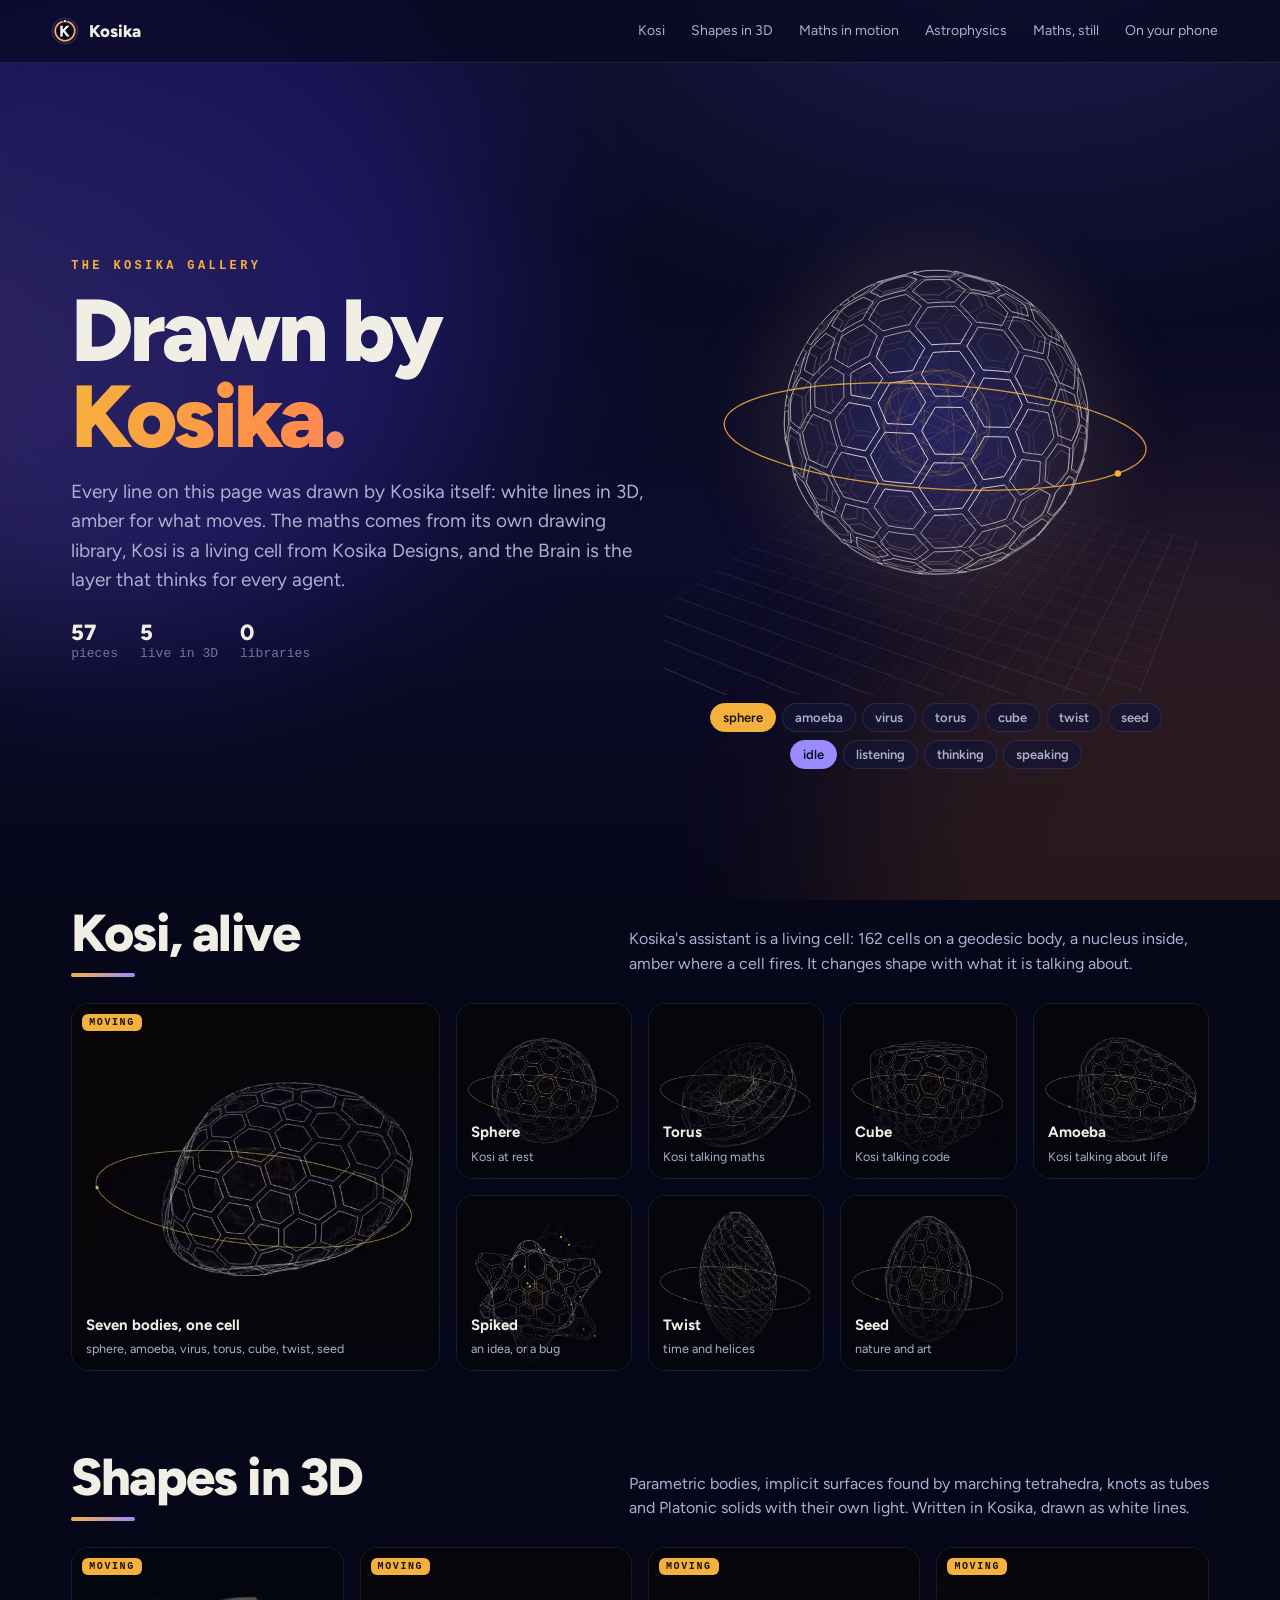
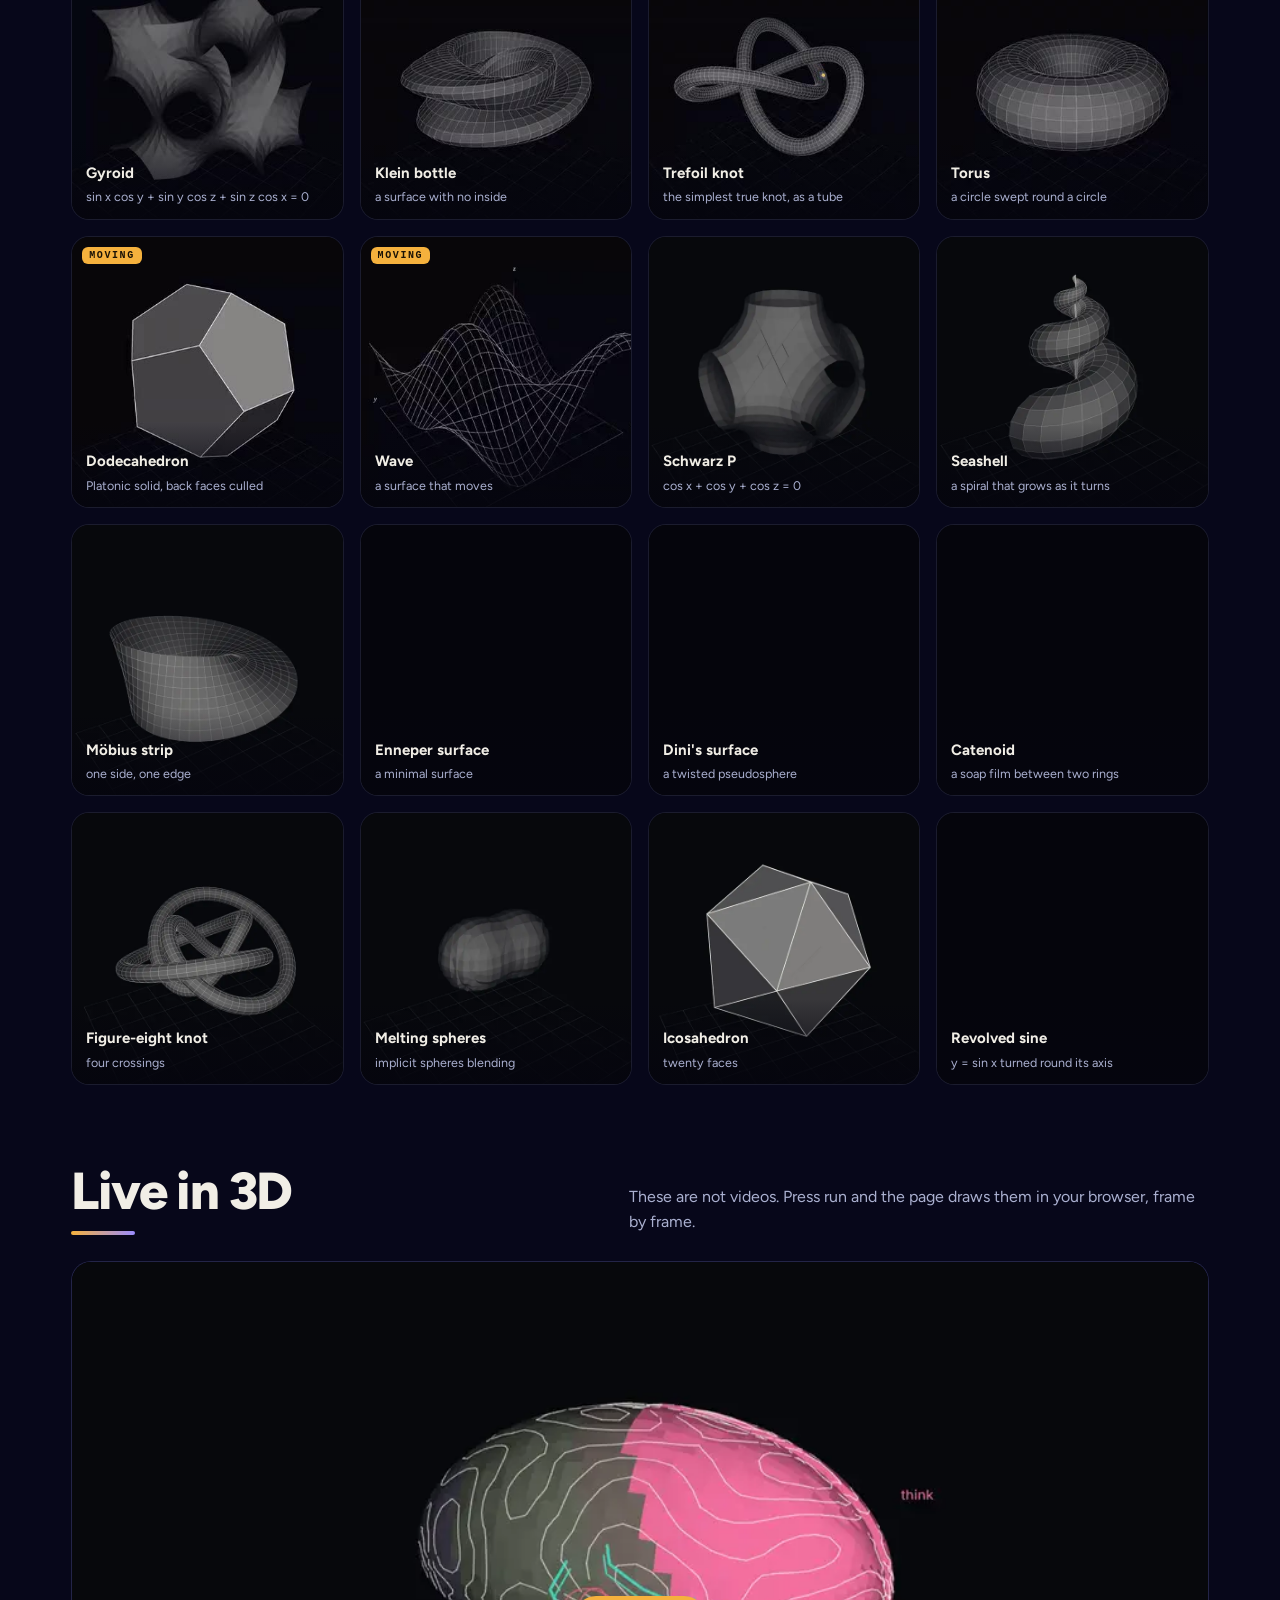
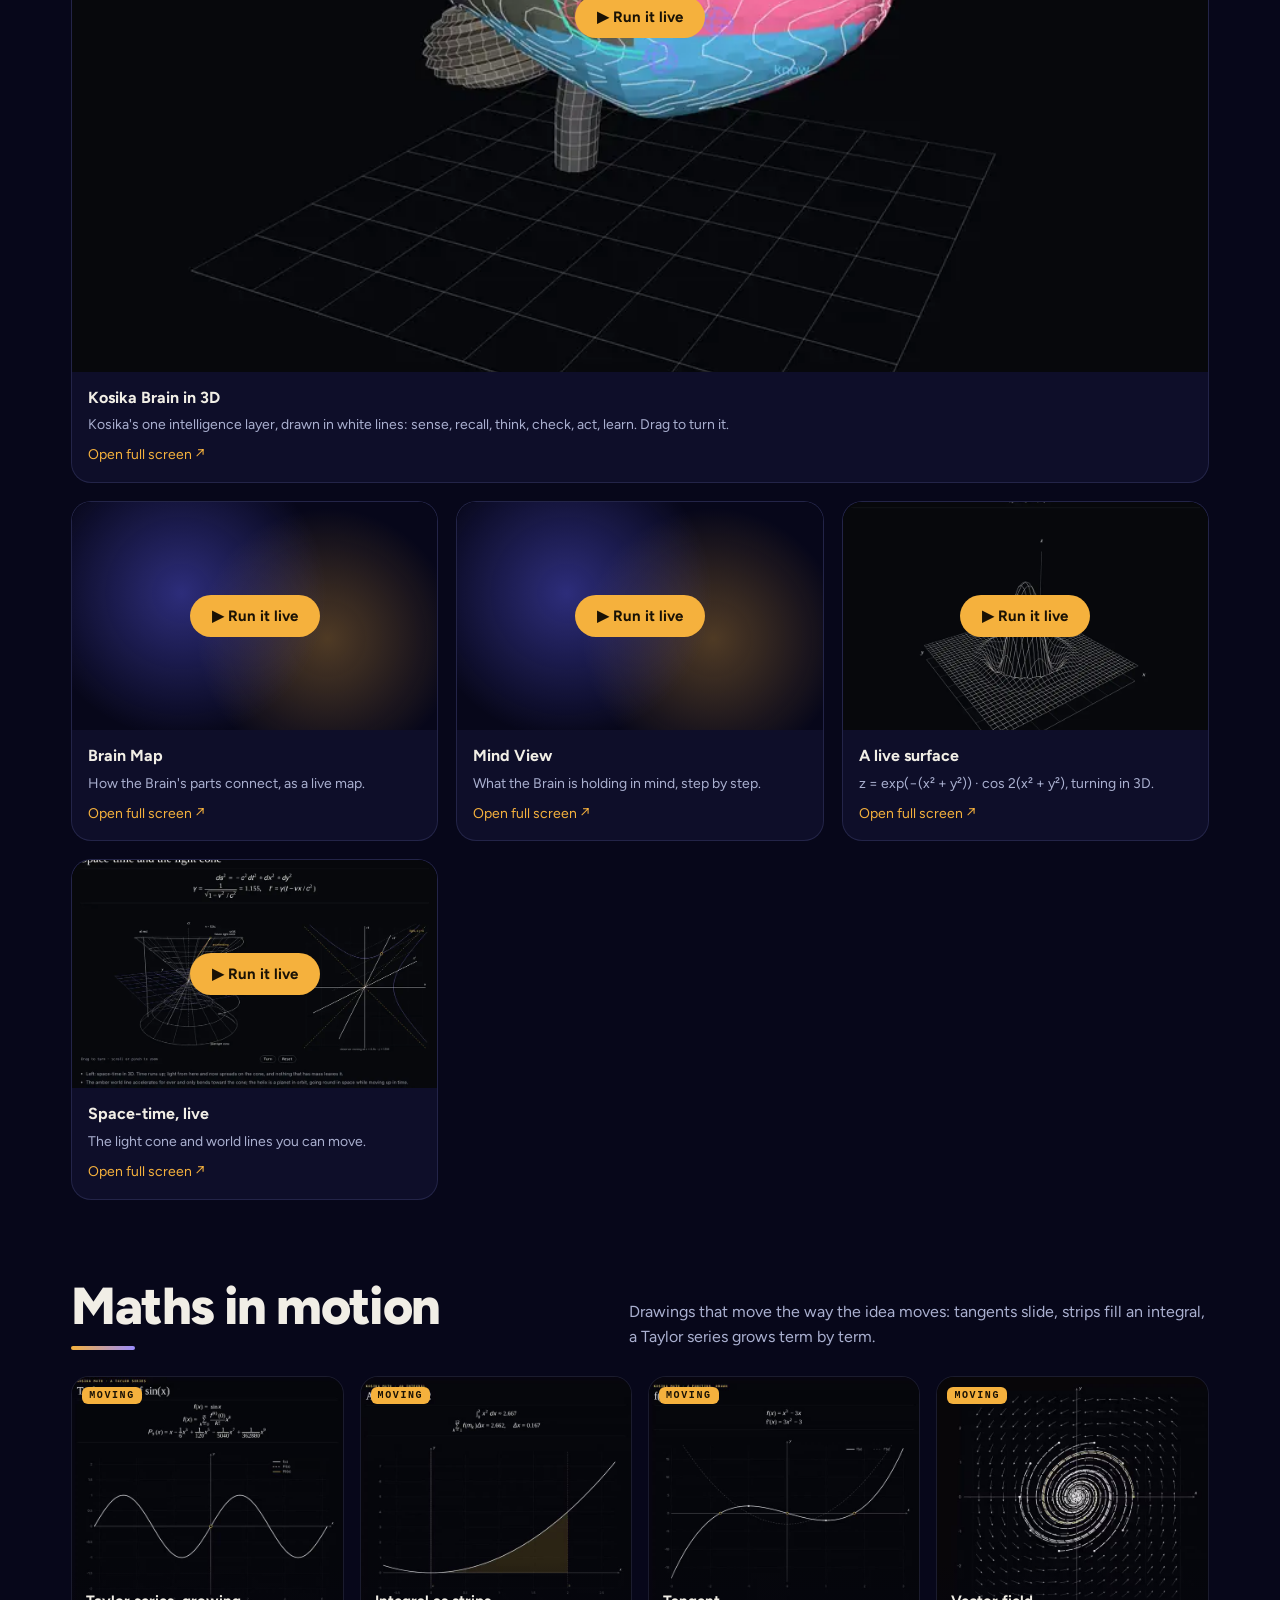
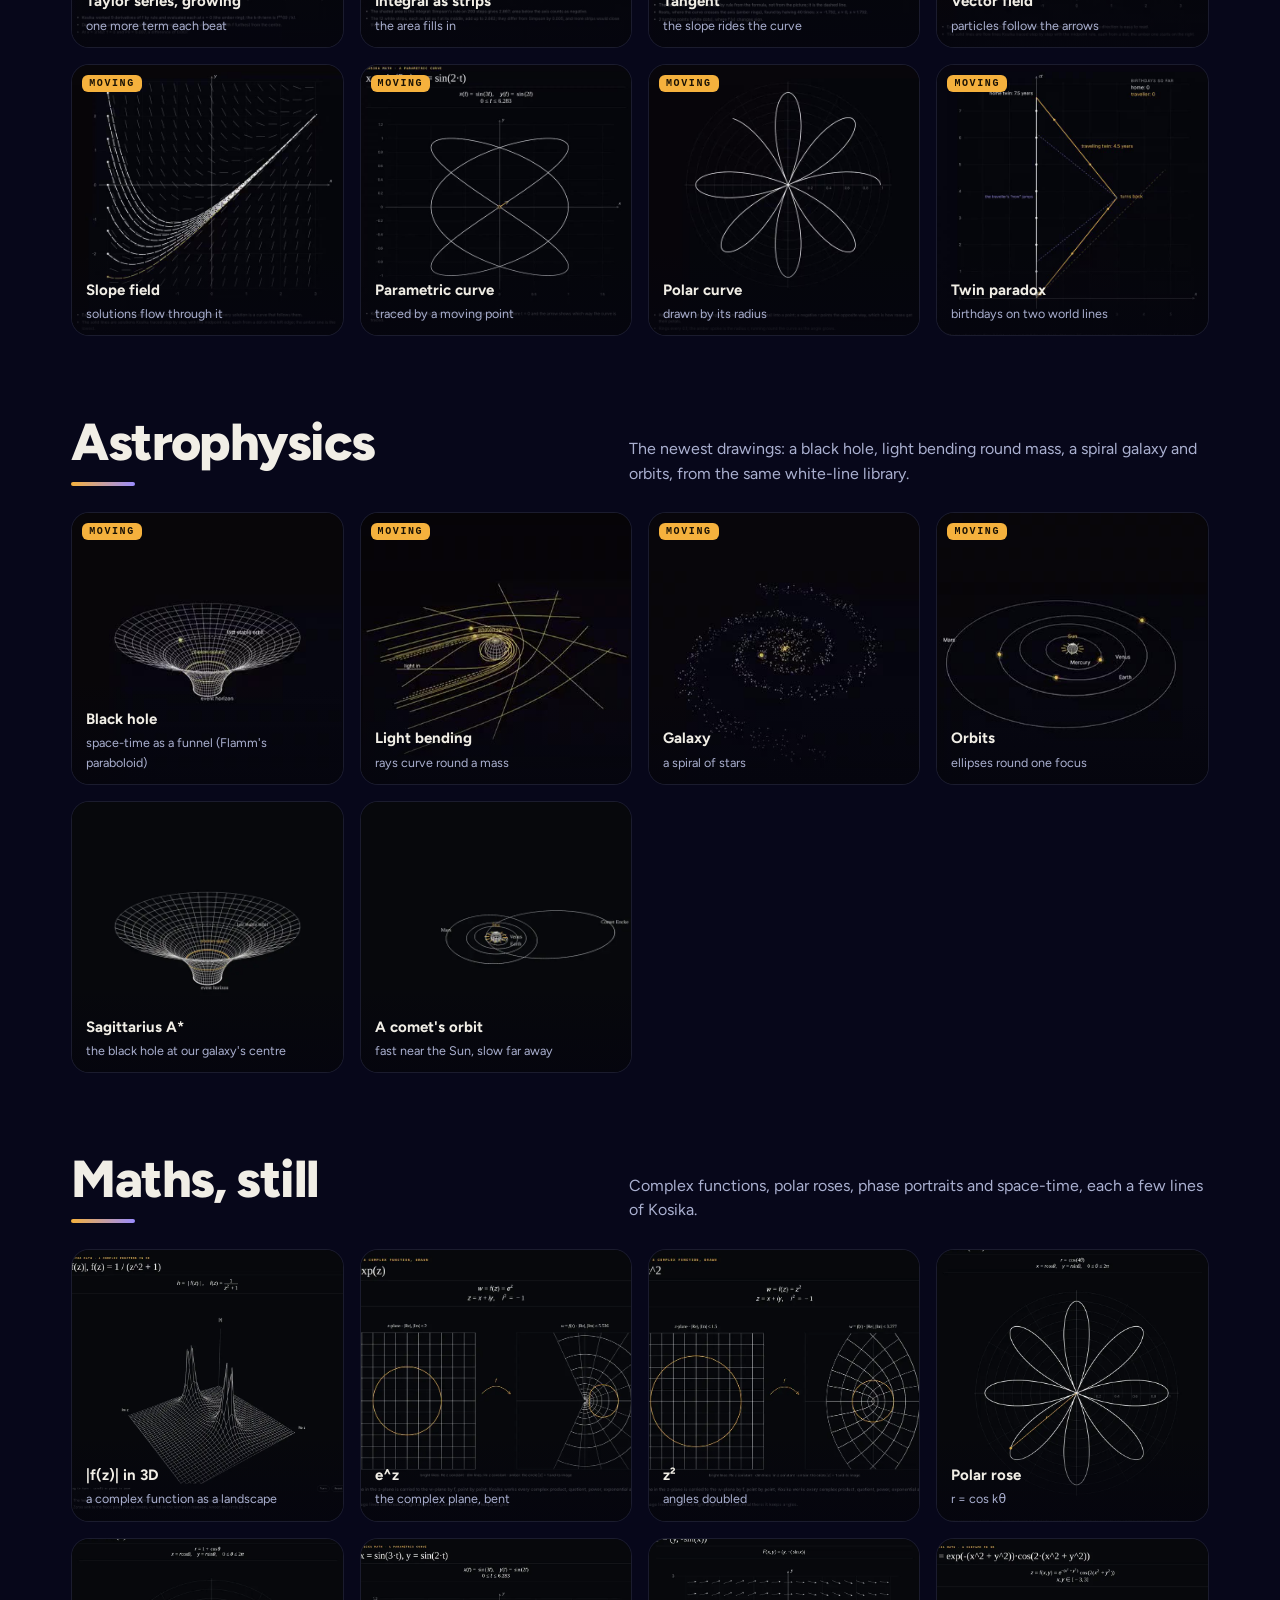
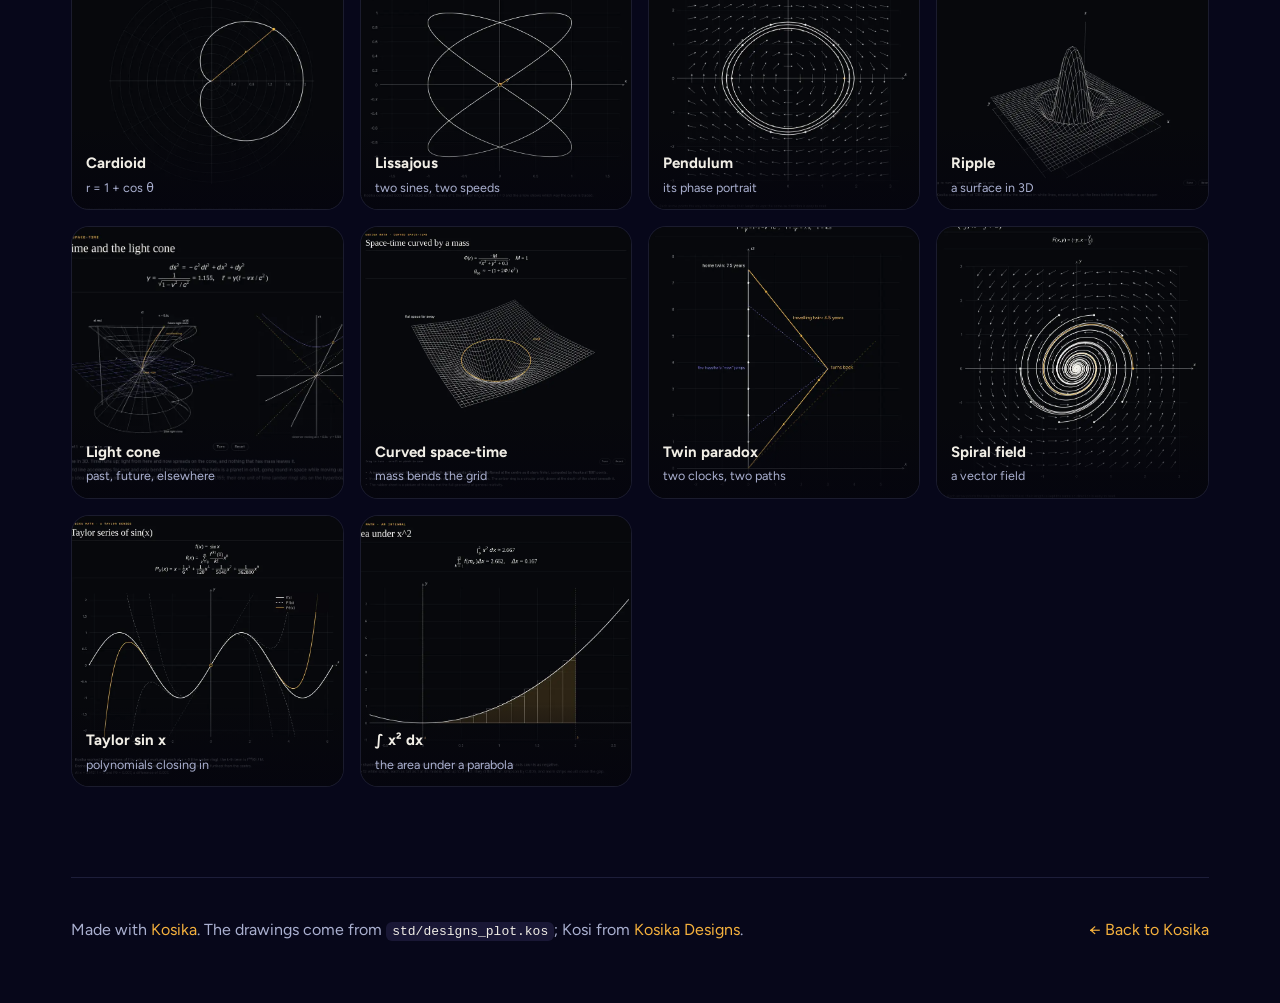
<file: gallery/index.html>
<!doctype html>
<html lang="en">
<head>
<meta charset="utf-8">
<meta name="viewport" content="width=device-width, initial-scale=1">
<title>Kosika Gallery — drawn by Kosika</title>
<meta name="description" content="Kosi the living cell, the Kosika Brain in 3D, white-line shapes, maths that moves and astrophysics, all drawn by the Kosika language itself.">
<meta name="theme-color" content="#07071a">
<meta property="og:title" content="Kosika Gallery — drawn by Kosika">
<meta property="og:description" content="3D shapes, animated maths, a black hole and Kosi the living cell, every line drawn by Kosika.">
<meta property="og:type" content="website">
<meta property="og:url" content="https://blackhole8080-darkmatter.github.io/kosika-site/gallery/">
<meta property="og:image" content="https://blackhole8080-darkmatter.github.io/kosika-site/gallery/media/kosi-shapes.jpg">
<link rel="icon" href="../assets/mark.svg" type="image/svg+xml">
<link rel="preload" href="../fonts/Figtree.ttf" as="font" type="font/ttf" crossorigin>
<style>
@font-face{font-family:"Figtree";src:url("../fonts/Figtree.ttf") format("truetype");font-weight:300 900;font-display:swap}
:root{
  --bg:#07071a;--bg2:#0d0c2b;--ink:#f1eee6;--soft:#aab0d0;--faint:#6f75a0;
  --indigo:#5b5bf0;--violet:#9a8cff;--amber:#f5b13d;--orange:#ff8a4c;--cyan:#5ec8e6;
  --line:rgba(160,170,255,.14);--card:rgba(20,20,52,.6);
  --ease:cubic-bezier(.16,1,.3,1);
  color-scheme:dark;
}
*{box-sizing:border-box}
html{scroll-behavior:smooth}
body{margin:0;background:var(--bg);color:var(--ink);font:16px/1.55 Figtree,system-ui,-apple-system,"Segoe UI",sans-serif;overflow-x:hidden}
a{color:inherit}
.sky{position:fixed;inset:0;z-index:-1;pointer-events:none;overflow:hidden;
  background:radial-gradient(1200px 700px at 80% -10%,rgba(91,91,240,.28),transparent 60%),
             radial-gradient(900px 600px at -10% 40%,rgba(245,177,61,.12),transparent 60%),
             linear-gradient(180deg,var(--bg),var(--bg2) 60%,var(--bg))}
.sky i{position:absolute;width:60vmax;height:60vmax;border-radius:50%;filter:blur(90px);opacity:.35;animation:drift 38s ease-in-out infinite alternate}
.sky i:nth-child(1){background:#3d32c9;left:-20vmax;top:-10vmax}
.sky i:nth-child(2){background:#b5651d;right:-25vmax;top:55vh;animation-duration:46s;opacity:.18}
@keyframes drift{to{transform:translate(12vmax,8vmax) scale(1.15)}}

header{position:sticky;top:0;z-index:20;display:flex;align-items:center;gap:18px;padding:14px max(16px,4vw);
  background:rgba(7,7,26,.62);backdrop-filter:blur(14px);-webkit-backdrop-filter:blur(14px);border-bottom:1px solid var(--line)}
.home{display:flex;align-items:center;gap:10px;font-weight:800;text-decoration:none;font-size:17px;white-space:nowrap}
.home img{width:28px;height:28px}
header nav{display:flex;gap:4px;margin-left:auto;overflow-x:auto;scrollbar-width:none}
header nav::-webkit-scrollbar{display:none}
header nav a{color:var(--soft);text-decoration:none;font-size:14px;padding:6px 11px;border-radius:99px;white-space:nowrap;transition:background .3s,color .3s}
header nav a:hover,header nav a.on{color:var(--ink);background:rgba(154,140,255,.16)}

main{max-width:1240px;margin:0 auto;padding:0 max(16px,4vw)}
.hero{position:relative;display:grid;grid-template-columns:1.05fr 1fr;align-items:center;gap:20px;min-height:min(86vh,820px);padding:30px 0 10px}
.kick{font:600 12px ui-monospace,"SF Mono",Consolas,monospace;letter-spacing:.28em;text-transform:uppercase;color:var(--amber)}
h1{font-size:clamp(40px,7vw,88px);line-height:.98;letter-spacing:-.04em;font-weight:850;margin:14px 0 18px}
h1 .g{background:linear-gradient(100deg,var(--amber),var(--orange) 40%,var(--violet) 75%,var(--indigo));-webkit-background-clip:text;background-clip:text;color:transparent;
  background-size:220% 100%;animation:sheen 9s ease-in-out infinite alternate}
@keyframes sheen{to{background-position:100% 0}}
.lede{color:var(--soft);font-size:clamp(16px,1.6vw,19px);max-width:52ch;margin:0 0 24px}
.stats{display:flex;flex-wrap:wrap;gap:10px 22px;color:var(--faint);font:500 13px ui-monospace,Consolas,monospace}
.stats b{color:var(--ink);font:800 22px Figtree,sans-serif;display:block}
.orb{position:relative;aspect-ratio:1;width:100%;max-width:620px;justify-self:center}
.orb canvas{width:100%;height:100%;display:block;cursor:grab;touch-action:pan-y}
.orb::before{content:"";position:absolute;inset:12%;border-radius:50%;background:radial-gradient(circle,rgba(91,91,240,.35),rgba(245,177,61,.08) 55%,transparent 70%);filter:blur(30px);z-index:-1}
.chips{display:flex;flex-wrap:wrap;gap:6px;justify-content:center;margin-top:8px}
.chips button{font:600 13px Figtree,sans-serif;color:var(--soft);background:rgba(20,20,52,.7);border:1px solid var(--line);border-radius:99px;padding:6px 12px;cursor:pointer;transition:all .3s var(--ease)}
.chips button:hover{color:var(--ink);border-color:rgba(245,177,61,.5)}
.chips button[aria-pressed=true]{color:#1a1205;background:var(--amber);border-color:var(--amber)}
.chips.states button[aria-pressed=true]{background:var(--violet);border-color:var(--violet);color:#0b0a25}

section{padding:70px 0 10px;scroll-margin-top:70px}
.head{display:flex;flex-wrap:wrap;align-items:end;justify-content:space-between;gap:8px 40px;margin-bottom:26px}
h2{font-size:clamp(30px,4.4vw,52px);letter-spacing:-.03em;line-height:1;margin:0;font-weight:820}
h2::after{content:"";display:block;width:64px;height:4px;border-radius:4px;margin-top:14px;background:linear-gradient(90deg,var(--amber),var(--violet))}
.head p{color:var(--soft);max-width:58ch;margin:0}

.grid{display:grid;grid-template-columns:repeat(auto-fill,minmax(250px,1fr));gap:16px}
.card{position:relative;margin:0;border-radius:18px;overflow:hidden;background:#05050c;border:1px solid var(--line);cursor:zoom-in;
  transition:transform .6s var(--ease),border-color .4s,box-shadow .6s var(--ease)}
.card:hover,.card:focus-visible{transform:translateY(-4px);border-color:rgba(245,177,61,.45);box-shadow:0 18px 50px -18px rgba(91,91,240,.55);outline:none}
.card img,.card video{display:block;width:100%;aspect-ratio:1;object-fit:cover;background:#05050c}
.card figcaption{position:absolute;inset:auto 0 0 0;padding:28px 14px 12px;background:linear-gradient(transparent,rgba(5,5,14,.92));display:flex;flex-direction:column;gap:2px}
.card figcaption b{font-size:15px}
.card figcaption span{font-size:12.5px;color:var(--soft)}
.tag{position:absolute;top:10px;left:10px;font:700 10px ui-monospace,Consolas,monospace;letter-spacing:.16em;text-transform:uppercase;color:#1a1205;background:var(--amber);padding:3px 7px;border-radius:6px}
.wide{grid-column:span 2}

#kosi .grid{grid-template-columns:repeat(auto-fill,minmax(170px,1fr))}
#kosi .card.wide{grid-column:span 2;grid-row:span 2}

.lives{display:grid;grid-template-columns:repeat(auto-fill,minmax(340px,1fr));gap:18px}
.live{border-radius:20px;overflow:hidden;background:var(--card);border:1px solid var(--line)}
.live:first-child{grid-column:1/-1}
.stage{position:relative;aspect-ratio:16/10;background:#05050c}
.live:first-child .stage{aspect-ratio:16/10}
.stage img,.stage iframe,.nopic{position:absolute;inset:0;width:100%;height:100%;object-fit:cover;border:0}
.nopic{background:radial-gradient(circle at 30% 40%,rgba(91,91,240,.45),transparent 50%),radial-gradient(circle at 70% 60%,rgba(245,177,61,.3),transparent 45%),#07071a}
.play{position:absolute;left:50%;top:50%;transform:translate(-50%,-50%);font:700 15px Figtree,sans-serif;color:#1a1205;background:var(--amber);border:0;border-radius:99px;padding:12px 22px;cursor:pointer;
  box-shadow:0 0 0 0 rgba(245,177,61,.6);animation:ping 2.6s infinite}
@keyframes ping{70%{box-shadow:0 0 0 18px rgba(245,177,61,0)}100%{box-shadow:0 0 0 0 rgba(245,177,61,0)}}
.meta{padding:14px 16px 16px;display:flex;flex-direction:column;gap:4px}
.meta span{color:var(--soft);font-size:14px}
.meta a{color:var(--amber);font-size:14px;text-decoration:none;margin-top:4px}

.rise{opacity:0;transform:translateY(26px);transition:opacity .9s var(--ease),transform .9s var(--ease)}
.rise.in{opacity:1;transform:none}

.box{position:fixed;inset:0;z-index:50;display:none;place-items:center;background:rgba(4,4,14,.9);backdrop-filter:blur(8px);padding:20px}
.box.open{display:grid}
.box figure{margin:0;max-width:min(1000px,94vw);max-height:90vh;display:flex;flex-direction:column;gap:10px}
.box img,.box video{max-width:100%;max-height:80vh;object-fit:contain;border-radius:14px}
.box figcaption{color:var(--soft)}
.box figcaption b{color:var(--ink);margin-right:8px}
.box button{position:absolute;top:16px;right:18px;font:600 15px Figtree,sans-serif;background:rgba(255,255,255,.08);color:var(--ink);border:1px solid var(--line);border-radius:99px;padding:8px 16px;cursor:pointer}

.made{margin:80px 0 0;padding:40px 0 60px;border-top:1px solid var(--line);display:flex;flex-wrap:wrap;gap:16px 40px;justify-content:space-between;color:var(--soft)}
.made a{color:var(--amber);text-decoration:none}
.made code{font:13px ui-monospace,Consolas,monospace;color:var(--ink);background:rgba(154,140,255,.12);padding:2px 6px;border-radius:6px}

@media (max-width:860px){
  .hero{grid-template-columns:1fr;min-height:0;padding-top:16px}
  .orb{max-width:440px;order:-1}
  .lives{grid-template-columns:1fr}
  .live:first-child .stage{aspect-ratio:4/5}
  .grid{grid-template-columns:repeat(2,1fr);gap:10px}
  #kosi .grid{grid-template-columns:repeat(2,1fr)}
  .card figcaption{padding:22px 10px 9px}
  .card figcaption span{display:none}
  header nav{display:none}
}
@media (prefers-reduced-motion:reduce){
  .sky i,h1 .g,.play{animation:none}
  .rise{opacity:1;transform:none;transition:none}
  html{scroll-behavior:auto}
}
</style>
</head>
<body>
<div class="sky" aria-hidden="true"><i></i><i></i></div>
<header>
  <a class="home" href="../"><img src="../assets/mark.svg" alt="" width="28" height="28">Kosika</a>
  <nav aria-label="Gallery sections"><a href="#kosi">Kosi</a><a href="#shapes">Shapes in 3D</a><a href="#motion">Maths in motion</a><a href="#astro">Astrophysics</a><a href="#plots">Maths, still</a><a href="../app/">On your phone</a></nav>
</header>
<main>
  <section class="hero" id="kosi-hero">
    <div>
      <div class="kick">The Kosika Gallery</div>
      <h1>Drawn by <span class="g">Kosika.</span></h1>
      <p class="lede">Every line on this page was drawn by Kosika itself: white lines in 3D, amber for what moves. The maths comes from its own drawing library, Kosi is a living cell from Kosika Designs, and the Brain is the layer that thinks for every agent.</p>
      <div class="stats"><span><b>57</b>pieces</span><span><b>5</b>live in 3D</span><span><b>0</b>libraries</span></div>
    </div>
    <div>
      <div class="orb"><canvas id="kosi-cv" aria-label="Kosi, a living white-line cell, turning slowly. Drag to spin it." role="img"></canvas></div>
      <div class="chips" id="shapes" aria-label="Kosi's shape"></div>
      <div class="chips states" id="states" aria-label="Kosi's mood"></div>
    </div>
  </section>

  <section id="kosi"><div class="head rise"><h2>Kosi, alive</h2><p>Kosika&#x27;s assistant is a living cell: 162 cells on a geodesic body, a nucleus inside, amber where a cell fires. It changes shape with what it is talking about.</p></div>
    <div class="grid"><figure class="card rise wide" tabindex="0"><video data-src="media/kosi-shapes.mp4" poster="media/kosi-shapes.jpg" muted loop playsinline preload="none" aria-label="Seven bodies, one cell"></video><span class="tag">moving</span><figcaption><b>Seven bodies, one cell</b><span>sphere, amoeba, virus, torus, cube, twist, seed</span></figcaption></figure><figure class="card rise" tabindex="0"><img src="media/k-sphere.webp" alt="Sphere: Kosi at rest" loading="lazy" decoding="async"><figcaption><b>Sphere</b><span>Kosi at rest</span></figcaption></figure><figure class="card rise" tabindex="0"><img src="media/k-torus.webp" alt="Torus: Kosi talking maths" loading="lazy" decoding="async"><figcaption><b>Torus</b><span>Kosi talking maths</span></figcaption></figure><figure class="card rise" tabindex="0"><img src="media/k-cube.webp" alt="Cube: Kosi talking code" loading="lazy" decoding="async"><figcaption><b>Cube</b><span>Kosi talking code</span></figcaption></figure><figure class="card rise" tabindex="0"><img src="media/k-amoeba.webp" alt="Amoeba: Kosi talking about life" loading="lazy" decoding="async"><figcaption><b>Amoeba</b><span>Kosi talking about life</span></figcaption></figure><figure class="card rise" tabindex="0"><img src="media/k-virus.webp" alt="Spiked: an idea, or a bug" loading="lazy" decoding="async"><figcaption><b>Spiked</b><span>an idea, or a bug</span></figcaption></figure><figure class="card rise" tabindex="0"><img src="media/k-twist.webp" alt="Twist: time and helices" loading="lazy" decoding="async"><figcaption><b>Twist</b><span>time and helices</span></figcaption></figure><figure class="card rise" tabindex="0"><img src="media/k-seed.webp" alt="Seed: nature and art" loading="lazy" decoding="async"><figcaption><b>Seed</b><span>nature and art</span></figcaption></figure></div></section>
  <section id="shapes"><div class="head rise"><h2>Shapes in 3D</h2><p>Parametric bodies, implicit surfaces found by marching tetrahedra, knots as tubes and Platonic solids with their own light. Written in Kosika, drawn as white lines.</p></div><div class="grid"><figure class="card rise" tabindex="0"><video data-src="media/s-gyroid.mp4" poster="media/s-gyroid.jpg" muted loop playsinline preload="none" aria-label="Gyroid"></video><span class="tag">moving</span><figcaption><b>Gyroid</b><span>sin x cos y + sin y cos z + sin z cos x = 0</span></figcaption></figure><figure class="card rise" tabindex="0"><video data-src="media/s-klein-bottle.mp4" poster="media/s-klein-bottle.jpg" muted loop playsinline preload="none" aria-label="Klein bottle"></video><span class="tag">moving</span><figcaption><b>Klein bottle</b><span>a surface with no inside</span></figcaption></figure><figure class="card rise" tabindex="0"><video data-src="media/s-trefoil.mp4" poster="media/s-trefoil.jpg" muted loop playsinline preload="none" aria-label="Trefoil knot"></video><span class="tag">moving</span><figcaption><b>Trefoil knot</b><span>the simplest true knot, as a tube</span></figcaption></figure><figure class="card rise" tabindex="0"><video data-src="media/s-torus.mp4" poster="media/s-torus.jpg" muted loop playsinline preload="none" aria-label="Torus"></video><span class="tag">moving</span><figcaption><b>Torus</b><span>a circle swept round a circle</span></figcaption></figure><figure class="card rise" tabindex="0"><video data-src="media/s-dodecahedron.mp4" poster="media/s-dodecahedron.jpg" muted loop playsinline preload="none" aria-label="Dodecahedron"></video><span class="tag">moving</span><figcaption><b>Dodecahedron</b><span>Platonic solid, back faces culled</span></figcaption></figure><figure class="card rise" tabindex="0"><video data-src="media/s-wave.mp4" poster="media/s-wave.jpg" muted loop playsinline preload="none" aria-label="Wave"></video><span class="tag">moving</span><figcaption><b>Wave</b><span>a surface that moves</span></figcaption></figure><figure class="card rise" tabindex="0"><img src="media/s-schwarz-p.webp" alt="Schwarz P: cos x + cos y + cos z = 0" loading="lazy" decoding="async"><figcaption><b>Schwarz P</b><span>cos x + cos y + cos z = 0</span></figcaption></figure><figure class="card rise" tabindex="0"><img src="media/s-seashell.webp" alt="Seashell: a spiral that grows as it turns" loading="lazy" decoding="async"><figcaption><b>Seashell</b><span>a spiral that grows as it turns</span></figcaption></figure><figure class="card rise" tabindex="0"><img src="media/s-mobius.webp" alt="Möbius strip: one side, one edge" loading="lazy" decoding="async"><figcaption><b>Möbius strip</b><span>one side, one edge</span></figcaption></figure><figure class="card rise" tabindex="0"><img src="media/s-enneper.webp" alt="Enneper surface: a minimal surface" loading="lazy" decoding="async"><figcaption><b>Enneper surface</b><span>a minimal surface</span></figcaption></figure><figure class="card rise" tabindex="0"><img src="media/s-dini.webp" alt="Dini&#x27;s surface: a twisted pseudosphere" loading="lazy" decoding="async"><figcaption><b>Dini&#x27;s surface</b><span>a twisted pseudosphere</span></figcaption></figure><figure class="card rise" tabindex="0"><img src="media/s-catenoid.webp" alt="Catenoid: a soap film between two rings" loading="lazy" decoding="async"><figcaption><b>Catenoid</b><span>a soap film between two rings</span></figcaption></figure><figure class="card rise" tabindex="0"><img src="media/s-figure-eight-knot.webp" alt="Figure-eight knot: four crossings" loading="lazy" decoding="async"><figcaption><b>Figure-eight knot</b><span>four crossings</span></figcaption></figure><figure class="card rise" tabindex="0"><img src="media/s-melting-spheres.webp" alt="Melting spheres: implicit spheres blending" loading="lazy" decoding="async"><figcaption><b>Melting spheres</b><span>implicit spheres blending</span></figcaption></figure><figure class="card rise" tabindex="0"><img src="media/s-icosahedron.webp" alt="Icosahedron: twenty faces" loading="lazy" decoding="async"><figcaption><b>Icosahedron</b><span>twenty faces</span></figcaption></figure><figure class="card rise" tabindex="0"><img src="media/s-revolve-sin.webp" alt="Revolved sine: y = sin x turned round its axis" loading="lazy" decoding="async"><figcaption><b>Revolved sine</b><span>y = sin x turned round its axis</span></figcaption></figure></div></section>
  <section id="live"><div class="head rise"><h2>Live in 3D</h2><p>These are not videos. Press run and the page draws them in your browser, frame by frame.</p></div><div class="lives"><article class="live rise"><div class="stage" data-page="live/brain-3d.html"><img src="media/b-brain-maths-3d-lit.webp" alt="" loading="lazy"><button class="play" type="button" aria-label="Run Kosika Brain in 3D here">▶ Run it live</button></div><div class="meta"><b>Kosika Brain in 3D</b><span>Kosika&#x27;s one intelligence layer, drawn in white lines: sense, recall, think, check, act, learn. Drag to turn it.</span><a href="live/brain-3d.html" target="_blank" rel="noopener">Open full screen ↗</a></div></article><article class="live rise"><div class="stage" data-page="live/brain-map.html"><div class="nopic" aria-hidden="true"></div><button class="play" type="button" aria-label="Run Brain Map here">▶ Run it live</button></div><div class="meta"><b>Brain Map</b><span>How the Brain&#x27;s parts connect, as a live map.</span><a href="live/brain-map.html" target="_blank" rel="noopener">Open full screen ↗</a></div></article><article class="live rise"><div class="stage" data-page="live/mind-view.html"><div class="nopic" aria-hidden="true"></div><button class="play" type="button" aria-label="Run Mind View here">▶ Run it live</button></div><div class="meta"><b>Mind View</b><span>What the Brain is holding in mind, step by step.</span><a href="live/mind-view.html" target="_blank" rel="noopener">Open full screen ↗</a></div></article><article class="live rise"><div class="stage" data-page="live/surface.html"><img src="media/p-surface-ripple.webp" alt="" loading="lazy"><button class="play" type="button" aria-label="Run A live surface here">▶ Run it live</button></div><div class="meta"><b>A live surface</b><span>z = exp(−(x² + y²)) · cos 2(x² + y²), turning in 3D.</span><a href="live/surface.html" target="_blank" rel="noopener">Open full screen ↗</a></div></article><article class="live rise"><div class="stage" data-page="live/spacetime.html"><img src="media/p-spacetime-light-cone.webp" alt="" loading="lazy"><button class="play" type="button" aria-label="Run Space-time, live here">▶ Run it live</button></div><div class="meta"><b>Space-time, live</b><span>The light cone and world lines you can move.</span><a href="live/spacetime.html" target="_blank" rel="noopener">Open full screen ↗</a></div></article></div></section>
  <section id="motion"><div class="head rise"><h2>Maths in motion</h2><p>Drawings that move the way the idea moves: tangents slide, strips fill an integral, a Taylor series grows term by term.</p></div><div class="grid"><figure class="card rise" tabindex="0"><video data-src="media/m-taylor-growing.mp4" poster="media/m-taylor-growing.jpg" muted loop playsinline preload="none" aria-label="Taylor series, growing"></video><span class="tag">moving</span><figcaption><b>Taylor series, growing</b><span>one more term each beat</span></figcaption></figure><figure class="card rise" tabindex="0"><video data-src="media/m-integral-strips.mp4" poster="media/m-integral-strips.jpg" muted loop playsinline preload="none" aria-label="Integral as strips"></video><span class="tag">moving</span><figcaption><b>Integral as strips</b><span>the area fills in</span></figcaption></figure><figure class="card rise" tabindex="0"><video data-src="media/m-graph-tangent.mp4" poster="media/m-graph-tangent.jpg" muted loop playsinline preload="none" aria-label="Tangent"></video><span class="tag">moving</span><figcaption><b>Tangent</b><span>the slope rides the curve</span></figcaption></figure><figure class="card rise" tabindex="0"><video data-src="media/m-vector-field-stream.mp4" poster="media/m-vector-field-stream.jpg" muted loop playsinline preload="none" aria-label="Vector field"></video><span class="tag">moving</span><figcaption><b>Vector field</b><span>particles follow the arrows</span></figcaption></figure><figure class="card rise" tabindex="0"><video data-src="media/m-slope-field-stream.mp4" poster="media/m-slope-field-stream.jpg" muted loop playsinline preload="none" aria-label="Slope field"></video><span class="tag">moving</span><figcaption><b>Slope field</b><span>solutions flow through it</span></figcaption></figure><figure class="card rise" tabindex="0"><video data-src="media/m-parametric-trace.mp4" poster="media/m-parametric-trace.jpg" muted loop playsinline preload="none" aria-label="Parametric curve"></video><span class="tag">moving</span><figcaption><b>Parametric curve</b><span>traced by a moving point</span></figcaption></figure><figure class="card rise" tabindex="0"><video data-src="media/m-polar-radius.mp4" poster="media/m-polar-radius.jpg" muted loop playsinline preload="none" aria-label="Polar curve"></video><span class="tag">moving</span><figcaption><b>Polar curve</b><span>drawn by its radius</span></figcaption></figure><figure class="card rise" tabindex="0"><video data-src="media/m-twin-paradox-birthdays.mp4" poster="media/m-twin-paradox-birthdays.jpg" muted loop playsinline preload="none" aria-label="Twin paradox"></video><span class="tag">moving</span><figcaption><b>Twin paradox</b><span>birthdays on two world lines</span></figcaption></figure></div></section>
  <section id="astro"><div class="head rise"><h2>Astrophysics</h2><p>The newest drawings: a black hole, light bending round mass, a spiral galaxy and orbits, from the same white-line library.</p></div><div class="grid"><figure class="card rise" tabindex="0"><video data-src="media/a-black-hole.mp4" poster="media/a-black-hole.jpg" muted loop playsinline preload="none" aria-label="Black hole"></video><span class="tag">moving</span><figcaption><b>Black hole</b><span>space-time as a funnel (Flamm&#x27;s paraboloid)</span></figcaption></figure><figure class="card rise" tabindex="0"><video data-src="media/a-light-bending.mp4" poster="media/a-light-bending.jpg" muted loop playsinline preload="none" aria-label="Light bending"></video><span class="tag">moving</span><figcaption><b>Light bending</b><span>rays curve round a mass</span></figcaption></figure><figure class="card rise" tabindex="0"><video data-src="media/a-galaxy.mp4" poster="media/a-galaxy.jpg" muted loop playsinline preload="none" aria-label="Galaxy"></video><span class="tag">moving</span><figcaption><b>Galaxy</b><span>a spiral of stars</span></figcaption></figure><figure class="card rise" tabindex="0"><video data-src="media/a-orbits.mp4" poster="media/a-orbits.jpg" muted loop playsinline preload="none" aria-label="Orbits"></video><span class="tag">moving</span><figcaption><b>Orbits</b><span>ellipses round one focus</span></figcaption></figure><figure class="card rise" tabindex="0"><img src="media/a-sagittarius-a.webp" alt="Sagittarius A*: the black hole at our galaxy&#x27;s centre" loading="lazy" decoding="async"><figcaption><b>Sagittarius A*</b><span>the black hole at our galaxy&#x27;s centre</span></figcaption></figure><figure class="card rise" tabindex="0"><img src="media/a-orbits-comet.webp" alt="A comet&#x27;s orbit: fast near the Sun, slow far away" loading="lazy" decoding="async"><figcaption><b>A comet&#x27;s orbit</b><span>fast near the Sun, slow far away</span></figcaption></figure></div></section>
  <section id="plots"><div class="head rise"><h2>Maths, still</h2><p>Complex functions, polar roses, phase portraits and space-time, each a few lines of Kosika.</p></div><div class="grid"><figure class="card rise" tabindex="0"><img src="media/p-complex-modulus-3d.webp" alt="|f(z)| in 3D: a complex function as a landscape" loading="lazy" decoding="async"><figcaption><b>|f(z)| in 3D</b><span>a complex function as a landscape</span></figcaption></figure><figure class="card rise" tabindex="0"><img src="media/p-complex-exp.webp" alt="e^z: the complex plane, bent" loading="lazy" decoding="async"><figcaption><b>e^z</b><span>the complex plane, bent</span></figcaption></figure><figure class="card rise" tabindex="0"><img src="media/p-complex-z-squared.webp" alt="z²: angles doubled" loading="lazy" decoding="async"><figcaption><b>z²</b><span>angles doubled</span></figcaption></figure><figure class="card rise" tabindex="0"><img src="media/p-polar-rose.webp" alt="Polar rose: r = cos kθ" loading="lazy" decoding="async"><figcaption><b>Polar rose</b><span>r = cos kθ</span></figcaption></figure><figure class="card rise" tabindex="0"><img src="media/p-polar-cardioid.webp" alt="Cardioid: r = 1 + cos θ" loading="lazy" decoding="async"><figcaption><b>Cardioid</b><span>r = 1 + cos θ</span></figcaption></figure><figure class="card rise" tabindex="0"><img src="media/p-parametric-lissajous.webp" alt="Lissajous: two sines, two speeds" loading="lazy" decoding="async"><figcaption><b>Lissajous</b><span>two sines, two speeds</span></figcaption></figure><figure class="card rise" tabindex="0"><img src="media/p-pendulum-phase-portrait.webp" alt="Pendulum: its phase portrait" loading="lazy" decoding="async"><figcaption><b>Pendulum</b><span>its phase portrait</span></figcaption></figure><figure class="card rise" tabindex="0"><img src="media/p-surface-ripple.webp" alt="Ripple: a surface in 3D" loading="lazy" decoding="async"><figcaption><b>Ripple</b><span>a surface in 3D</span></figcaption></figure><figure class="card rise" tabindex="0"><img src="media/p-spacetime-light-cone.webp" alt="Light cone: past, future, elsewhere" loading="lazy" decoding="async"><figcaption><b>Light cone</b><span>past, future, elsewhere</span></figcaption></figure><figure class="card rise" tabindex="0"><img src="media/p-spacetime-curved.webp" alt="Curved space-time: mass bends the grid" loading="lazy" decoding="async"><figcaption><b>Curved space-time</b><span>mass bends the grid</span></figcaption></figure><figure class="card rise" tabindex="0"><img src="media/p-twin-paradox.webp" alt="Twin paradox: two clocks, two paths" loading="lazy" decoding="async"><figcaption><b>Twin paradox</b><span>two clocks, two paths</span></figcaption></figure><figure class="card rise" tabindex="0"><img src="media/p-vector-field-spiral.webp" alt="Spiral field: a vector field" loading="lazy" decoding="async"><figcaption><b>Spiral field</b><span>a vector field</span></figcaption></figure><figure class="card rise" tabindex="0"><img src="media/p-taylor-sin.webp" alt="Taylor sin x: polynomials closing in" loading="lazy" decoding="async"><figcaption><b>Taylor sin x</b><span>polynomials closing in</span></figcaption></figure><figure class="card rise" tabindex="0"><img src="media/p-integral-x-squared.webp" alt="∫ x² dx: the area under a parabola" loading="lazy" decoding="async"><figcaption><b>∫ x² dx</b><span>the area under a parabola</span></figcaption></figure></div></section>

  <footer class="made">
    <div>Made with <a href="https://github.com/blackhole8080-darkmatter/kosika">Kosika</a>. The drawings come from <code>std/designs_plot.kos</code>; Kosi from <a href="https://github.com/blackhole8080-darkmatter/kosika-designs">Kosika Designs</a>.</div>
    <div><a href="../">← Back to Kosika</a></div>
  </footer>
</main>

<div class="box" id="box" role="dialog" aria-modal="true" aria-label="Picture"><button type="button" id="boxclose">Close ✕</button><figure id="boxfig"></figure></div>

<script src="../app/kosi-cell.js"></script>
<script>
(() => {
  const reduced = matchMedia("(prefers-reduced-motion: reduce)").matches;

  // ── Kosi, live in the hero ──
  const cv = document.getElementById("kosi-cv");
  if (window.KosiCell && cv) {
    const kosi = KosiCell.create(cv, { ground: null, floor: true, size: .27, cy: .5 });
    const shapes = KosiCell.shapes, states = ["idle", "listening", "thinking", "speaking"];
    let shape = "sphere", state = "idle", picked = false, next = 6, i = 0, t = 0, last = performance.now(), visible = true;
    const mk = (box, list, cur, on) => list.map(n => { const b = document.createElement("button"); b.type = "button"; b.textContent = n; b.setAttribute("aria-pressed", n === cur); b.onclick = () => on(n); box.append(b); return b; });
    const sb = mk(document.getElementById("shapes"), shapes, shape, n => { picked = true; setShape(n); });
    const tb = mk(document.getElementById("states"), states, state, n => { state = n; kosi.setState(n); tb.forEach(b => b.setAttribute("aria-pressed", b.textContent === n)); });
    function setShape(n) { shape = n; kosi.setShape(n); sb.forEach(b => b.setAttribute("aria-pressed", b.textContent === n)); }
    const wob = x => Math.sin(x) * .5 + Math.sin(x * 2.31 + 1.3) * .3 + Math.sin(x * 5.17 + .7) * .2;
    let drag = null;
    cv.addEventListener("pointerdown", e => { drag = [e.clientX, e.clientY]; cv.setPointerCapture(e.pointerId); });
    cv.addEventListener("pointermove", e => { if (!drag) return; kosi.spin((e.clientX - drag[0]) * .004, (e.clientY - drag[1]) * .004); drag = [e.clientX, e.clientY]; });
    cv.addEventListener("pointerup", () => drag = null);
    new IntersectionObserver(es => visible = es[0].isIntersecting).observe(cv);
    (function frame(ms) {
      const dt = Math.min(.05, (ms - last) / 1000); last = ms;
      if (visible) {
        t += dt * (reduced ? .35 : 1);
        if (!picked && !reduced && t > next) { next = t + 6; i = (i + 1) % shapes.length; setShape(shapes[i]); }
        const b = new Array(16).fill(0); let lv = 0;
        if (state === "speaking") { lv = Math.min(1, .3 + .8 * Math.max(0, Math.sin(t * 8.5) * .6 + wob(t * 3.1) * .6)); for (let k = 0; k < 16; k++) b[k] = lv * Math.max(0, .45 + .55 * wob(t * (4 + k * .6) + k * 1.9)); }
        else if (state === "listening") { lv = .3 + .25 * wob(t * 6.3); for (let k = 0; k < 16; k++) b[k] = lv * (.5 + .5 * wob(t * 5 + k)); }
        kosi.setVoice(lv, b); kosi.draw(t, dt);
      }
      requestAnimationFrame(frame);
    })(last);
  }

  // ── reveal on scroll ──
  const rises = document.querySelectorAll(".rise");
  if (reduced || !("IntersectionObserver" in window)) rises.forEach(r => r.classList.add("in"));
  else { const io = new IntersectionObserver(es => es.forEach(e => { if (e.isIntersecting) { e.target.classList.add("in"); io.unobserve(e.target); } }), { rootMargin: "0px 0px -8% 0px" }); rises.forEach(r => io.observe(r)); }

  // ── clips play only while on screen (and not at all under reduced motion, until tapped) ──
  const vids = document.querySelectorAll(".card video");
  const load = v => { if (!v.src) v.src = v.dataset.src; };
  if (!reduced && "IntersectionObserver" in window) {
    const vo = new IntersectionObserver(es => es.forEach(e => { const v = e.target; if (e.isIntersecting) { load(v); v.play().catch(() => {}); } else v.pause(); }), { rootMargin: "120px" });
    vids.forEach(v => vo.observe(v));
  }

  // ── live pages load only when asked ──
  document.querySelectorAll(".stage .play").forEach(btn => btn.onclick = () => {
    const st = btn.parentElement, f = document.createElement("iframe");
    f.src = st.dataset.page; f.title = btn.getAttribute("aria-label").replace("Run ", ""); f.loading = "lazy";
    f.allow = "fullscreen"; st.replaceChildren(f);
    // the Brain page opens with its title; scroll its own page down to the drawing
    if (st.dataset.page.endsWith("brain-3d.html")) f.onload = () => { try { f.contentWindow.scrollTo(0, 150); } catch (e) {} };
  });

  // ── the lightbox ──
  const box = document.getElementById("box"), fig = document.getElementById("boxfig");
  let back = null;
  function open(card) {
    back = card; const v = card.querySelector("video"), im = card.querySelector("img"), cap = card.querySelector("figcaption").cloneNode(true);
    let m;
    if (v) { m = document.createElement("video"); m.src = v.dataset.src; m.poster = v.poster; m.muted = true; m.loop = true; m.playsInline = true; m.controls = true; m.autoplay = true; }
    else { m = document.createElement("img"); m.src = im.src; m.alt = im.alt; }
    fig.replaceChildren(m, cap); box.classList.add("open"); document.getElementById("boxclose").focus();
  }
  function close() { box.classList.remove("open"); fig.replaceChildren(); back && back.focus(); }
  document.querySelectorAll(".card").forEach(c => { c.onclick = () => open(c); c.onkeydown = e => { if (e.key === "Enter" || e.key === " ") { e.preventDefault(); open(c); } }; });
  document.getElementById("boxclose").onclick = close;
  box.onclick = e => { if (e.target === box) close(); };
  addEventListener("keydown", e => { if (e.key === "Escape" && box.classList.contains("open")) close(); });

  // ── which section is on screen ──
  const links = [...document.querySelectorAll("header nav a[href^='#']")];
  const so = new IntersectionObserver(es => es.forEach(e => { if (e.isIntersecting) links.forEach(a => a.classList.toggle("on", a.getAttribute("href") === "#" + e.target.id)); }), { rootMargin: "-45% 0px -50% 0px" });
  document.querySelectorAll("section[id]").forEach(s => so.observe(s));
})();
</script>
</body>
</html>
</file>
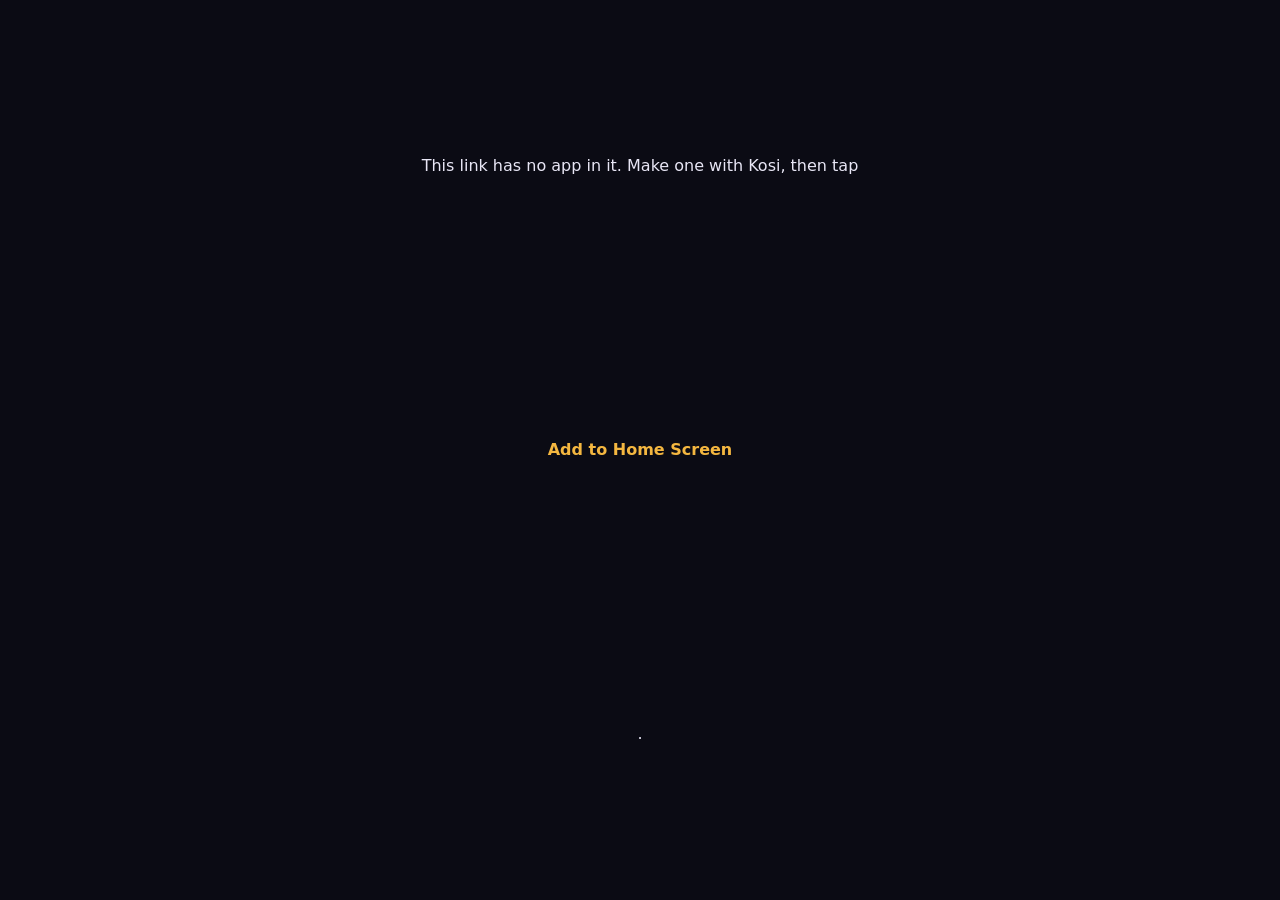
<file: app/made/index.html>
<!doctype html>
<html lang="en">
<head>
<meta charset="utf-8">
<meta name="viewport" content="width=device-width, initial-scale=1, viewport-fit=cover">
<meta name="apple-mobile-web-app-capable" content="yes">
<meta name="mobile-web-app-capable" content="yes">
<title>An app Kosi made</title>
<style>
  html, body { margin: 0; height: 100%; background: #0b0b14; color: #e8e6f5; font: 16px/1.5 system-ui, -apple-system, sans-serif; }
  #say { min-height: 100%; display: grid; place-items: center; text-align: center; padding: 24px; box-sizing: border-box; margin: 0; }
  b { color: #f4b740; }
  iframe { position: fixed; inset: 0; width: 100%; height: 100%; border: 0; background: #fff; }
  #keep { position: fixed; left: 12px; right: 12px; bottom: calc(12px + env(safe-area-inset-bottom)); z-index: 2; background: #14142a; color: #f2f0ff; border: 1px solid #f4b74066; border-radius: 16px; padding: 14px 44px 14px 16px; font-size: 15px; line-height: 1.4; box-shadow: 0 10px 40px #0008; }
  #keep button { position: absolute; top: 8px; right: 8px; width: 32px; height: 32px; border: 0; border-radius: 50%; background: #ffffff1a; color: inherit; font-size: 16px; }
</style>
</head>
<body>
<p id="say">Opening the app Kosi made…</p>
<script>
// An app Kosi made, opened from its link. Everything the app is travels in
// the link after the #, packed small, so this one page can become any of
// them, and each one added to the Home Screen keeps working offline.
//
// Anyone can make a link like this, so the app never runs as this site: it
// runs in a sandboxed frame with an origin of its own, where it cannot see
// Kosika's keys or memories. Its saved data is kept for it here, under its
// own name, and handed to it when it opens.
(async () => {
  const say = (html) => { document.getElementById("say").innerHTML = html; };
  const packed = location.hash.slice(1);
  if (!packed) { say("This link has no app in it. Make one with Kosi, then tap <b>Add to Home Screen</b>."); return; }
  let app;
  try {
    const b64 = packed.replace(/-/g, "+").replace(/_/g, "/");
    const bytes = Uint8Array.from(atob(b64), (c) => c.charCodeAt(0));
    const text = await new Response(new Blob([bytes]).stream().pipeThrough(new DecompressionStream("deflate-raw"))).text();
    app = JSON.parse(text);
    if (typeof app.h !== "string") throw new Error("no page");
  } catch (e) {
    say("This link is broken. Ask Kosi to make the app again.");
    return;
  }
  if ("serviceWorker" in navigator) navigator.serviceWorker.register("sw.js").catch(() => {});

  const name = String(app.n || app.t || "App").slice(0, 40);
  const slug = String(app.s || name).replace(/[^a-z0-9]+/gi, "-").slice(0, 40);
  document.title = String(app.t || name).slice(0, 80);
  const meta = (n, c) => { const m = document.createElement("meta"); m.name = n; m.content = c; document.head.append(m); };
  meta("apple-mobile-web-app-title", name);

  // The app's icon, as a picture the Home Screen can use.
  if (typeof app.i === "string" && app.i) {
    const svg = "data:image/svg+xml;charset=utf-8," + encodeURIComponent(app.i);
    const link = (rel, href, type) => { const l = document.createElement("link"); l.rel = rel; l.href = href; if (type) l.type = type; document.head.append(l); };
    link("icon", svg, "image/svg+xml");
    try {
      const img = new Image();
      img.src = svg;
      await img.decode();
      const c = document.createElement("canvas");
      c.width = c.height = 180;
      c.getContext("2d").drawImage(img, 0, 0, 180, 180);
      link("apple-touch-icon", c.toDataURL("image/png"));
    } catch (e) {}
  }

  // The app's own saved data, kept here for it.
  const KEY = "kosika-made:" + slug;
  let saved = {};
  try { saved = JSON.parse(localStorage.getItem(KEY) || "{}") || {}; } catch (e) {}
  // A stand-in for localStorage inside the sandbox: it starts with the app's
  // data and sends each change out to be kept.
  const shim = "<script>(function(){var d=" + JSON.stringify(saved).replace(/</g, "\\u003c") + ";" +
    "function out(){parent.postMessage({kosikaMade:1,data:d},'*')}" +
    "var s={getItem:function(k){k=String(k);return Object.prototype.hasOwnProperty.call(d,k)?d[k]:null}," +
    "setItem:function(k,v){d[String(k)]=String(v);out()},removeItem:function(k){delete d[String(k)];out()}," +
    "clear:function(){d={};out()},key:function(i){return Object.keys(d)[i]||null}};" +
    "Object.defineProperty(s,'length',{get:function(){return Object.keys(d).length}});" +
    "try{Object.defineProperty(window,'localStorage',{value:s,configurable:true})}catch(e){}" +
    // The launcher keeps the app offline; the sandbox may not register its own.
    "try{Object.defineProperty(navigator,'serviceWorker',{value:{register:function(){return Promise.reject(new Error('kept by the launcher'))}},configurable:true})}catch(e){}})();<\/script>";
  let page = app.h
    .replace(/<link[^>]+rel="manifest"[^>]*>/gi, "")
    .replace(/<meta[^>]+name="apple-mobile-web-app-status-bar-style"[^>]*>/gi, "");
  page = /<head[^>]*>/i.test(page) ? page.replace(/<head[^>]*>/i, (h) => h + shim) : shim + page;

  const frame = document.createElement("iframe");
  frame.title = name;
  frame.setAttribute("sandbox", "allow-scripts allow-forms allow-modals allow-popups");
  frame.srcdoc = page;
  window.addEventListener("message", (e) => {
    if (e.source !== frame.contentWindow || !e.data || e.data.kosikaMade !== 1) return;
    try { localStorage.setItem(KEY, JSON.stringify(e.data.data || {}).slice(0, 2000000)); } catch (err) {}
  });
  document.getElementById("say").remove();
  document.body.append(frame);

  // In Safari only: how to keep this app.
  const standalone = navigator.standalone === true || matchMedia("(display-mode: standalone)").matches;
  if (!standalone) {
    const keep = document.createElement("div");
    keep.id = "keep";
    const strong = (t) => { const b = document.createElement("b"); b.textContent = t; return b; };
    const close = document.createElement("button");
    close.type = "button";
    close.setAttribute("aria-label", "Close");
    close.textContent = "✕";
    close.onclick = () => keep.remove();
    keep.append("To keep ", strong(name), " as an app: tap ", strong("Share"), ", then ", strong("Add to Home Screen"), ". It works offline after that.", close);
    document.body.append(keep);
  }
})();
</script>
</body>
</html>
</file>
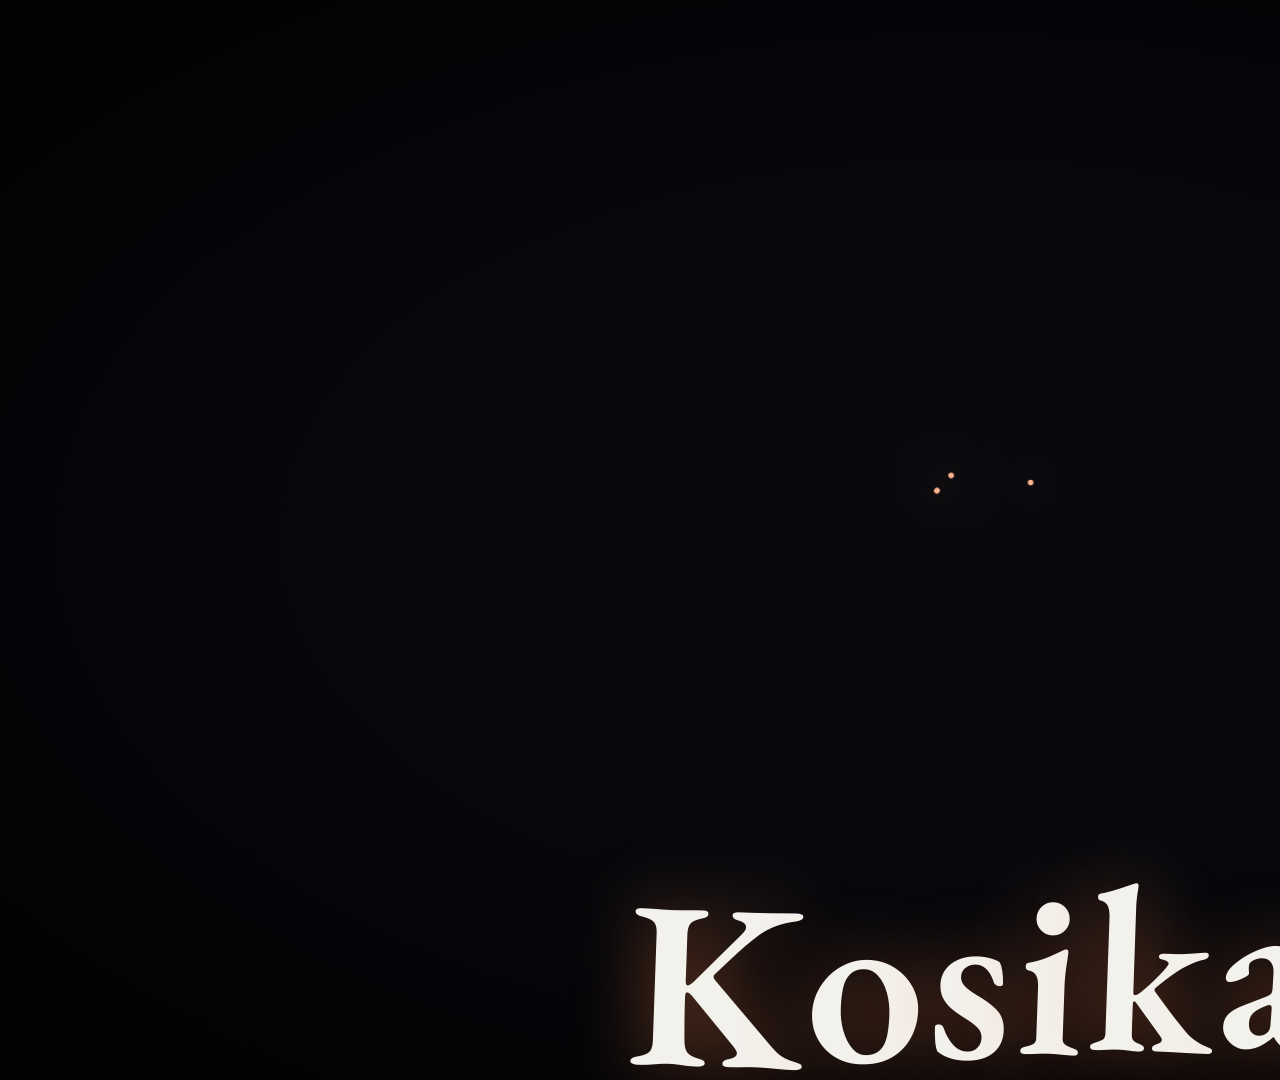
<file: videos/studio-opening/index.html>
<!doctype html>
<html lang="en">
  <head>
    <meta charset="UTF-8" />
    <meta name="viewport" content="width=1920, height=1080" />
    <script src="https://cdn.jsdelivr.net/npm/gsap@3.14.2/dist/gsap.min.js"></script>
    <style>
      @font-face { font-family: "EB Garamond"; src: url("assets/EBGaramond.ttf") format("truetype"); font-weight: 400 800; }
      @font-face { font-family: "Figtree"; src: url("assets/Figtree.ttf") format("truetype"); font-weight: 300 900; }
      * { margin: 0; padding: 0; box-sizing: border-box; }
      html, body { margin: 0; width: 1920px; height: 1080px; overflow: hidden; background: #07080d; }
      #root { width: 100%; height: 100%; position: relative; overflow: hidden; background: #07080d; font-family: Figtree, system-ui, sans-serif; }
      .layer { position: absolute; inset: 0; }
      /* The light: three clouds of colour, and a vignette. */
      .cloud { position: absolute; border-radius: 50%; filter: blur(90px); opacity: 0; }
      #cloud-v { width: 1100px; height: 800px; left: 120px; top: 60px; background: #5b3fd6; }
      #cloud-o { width: 900px; height: 700px; right: 80px; top: 220px; background: #ff7a3c; }
      #cloud-c { width: 1000px; height: 600px; left: 520px; bottom: -200px; background: #1fa7d8; }
      .vignette { background: radial-gradient(ellipse at 50% 50%, transparent 40%, rgba(0,0,0,.85) 100%); }
      .star { position: absolute; width: 3px; height: 3px; border-radius: 50%; background: #fff; opacity: 0; }
      /* The camera: everything that moves together. */
      #camera { position: absolute; inset: 0; transform-origin: 960px 540px; }
      /* Constellation */
      #sky { position: absolute; inset: 0; }
      .orbit { position: absolute; left: 960px; top: 540px; border-radius: 50%; border: 2px dashed rgba(169,147,255,.45); transform: translate(-50%, -50%); }
      #orbit-a { width: 1300px; height: 760px; }
      #orbit-b { width: 820px; height: 480px; border-color: rgba(85,214,255,.35); }
      .spoke { position: absolute; left: 960px; top: 540px; height: 2px; transform-origin: 0 50%; background: linear-gradient(90deg, rgba(255,138,76,.65), rgba(85,214,255,.15)); }
      .planet { position: absolute; width: 230px; height: 64px; margin: -32px 0 0 -115px; border-radius: 32px; background: rgba(20,22,34,.85); border: 1.5px solid rgba(255,255,255,.18); display: flex; align-items: center; gap: 14px; padding: 0 20px; color: #eef0f7; font: 600 22px/1 Figtree, sans-serif; box-shadow: 0 0 40px rgba(169,147,255,.25); }
      .planet i { width: 14px; height: 14px; border-radius: 50%; display: block; box-shadow: 0 0 14px currentColor; background: currentColor; }
      .comet { position: absolute; width: 16px; height: 16px; margin: -8px 0 0 -8px; border-radius: 50%; background: #fff; box-shadow: 0 0 18px 6px currentColor, 0 0 50px 14px currentColor; opacity: 0; }
      .trail { position: absolute; height: 6px; margin-top: -3px; border-radius: 3px; transform-origin: 100% 50%; opacity: 0; }
      /* The seal and the name. */
      #lock { position: absolute; left: 0; top: 0; width: 1920px; height: 1080px; display: flex; flex-direction: column; align-items: center; justify-content: center; gap: 26px; }
      #halo { position: absolute; left: 960px; top: 540px; width: 1100px; height: 1100px; margin: -550px 0 0 -550px; border-radius: 50%; background: radial-gradient(closest-side, rgba(255,138,76,.55), rgba(169,147,255,.25) 55%, transparent); opacity: 0; }
      #seal { width: 220px; height: 220px; position: relative; display: block; }
      #seal svg { width: 100%; height: 100%; overflow: visible; display: block; }
      .ink { fill: none; stroke: #ffb48c; stroke-width: 3.4; stroke-linecap: round; filter: drop-shadow(0 0 10px #ff8a4c) drop-shadow(0 0 28px #a993ff); }
      .spark { position: absolute; width: 8px; height: 8px; margin: -4px 0 0 -4px; border-radius: 50%; background: #ffd2b8; box-shadow: 0 0 12px #ff8a4c; opacity: 0; }
      #word { display: flex; font: 600 190px/1 "EB Garamond", Georgia, serif; color: #f3f1ec; letter-spacing: .02em; text-shadow: 0 0 60px rgba(255,138,76,.45); }
      #word span { display: block; }
      #sub { font: 600 34px/1 Figtree, sans-serif; letter-spacing: .6em; text-transform: uppercase; background: linear-gradient(90deg, #ff8a4c, #a993ff 50%, #55d6ff); -webkit-background-clip: text; background-clip: text; color: transparent; padding-left: .6em; }
      #tag { font: 500 26px/1 Figtree, sans-serif; letter-spacing: .42em; text-transform: uppercase; color: #a3a8bd; padding-left: .42em; }
      #flash { position: absolute; inset: 0; background: radial-gradient(circle at 50% 50%, rgba(255,214,190,.9), rgba(255,138,76,.0) 60%); opacity: 0; }
    </style>
  </head>
  <body>
    <div id="root" data-composition-id="main" data-start="0" data-duration="7" data-width="1920" data-height="1080">
      <div id="bg" class="clip layer" data-start="0" data-duration="7" data-track-index="0">
        <div id="cloud-v" class="cloud"></div>
        <div id="cloud-o" class="cloud"></div>
        <div id="cloud-c" class="cloud"></div>
        <div id="stars" class="layer"></div>
        <div class="layer vignette"></div>
      </div>
      <div id="stage" class="clip layer" data-start="0" data-duration="7" data-track-index="1">
        <div id="camera">
          <div id="sky">
            <div id="orbit-a" class="orbit"></div>
            <div id="orbit-b" class="orbit"></div>
            <div id="spokes"></div>
            <div id="planets"></div>
            <div id="comets"></div>
          </div>
          <div id="halo"></div>
          <div id="lock">
            <div id="seal">
              <svg viewBox="0 0 100 100">
                <circle id="ring" class="ink" cx="50" cy="50" r="44" />
                <path id="k1" class="ink" d="M37 26 L37 74" />
                <path id="k2" class="ink" d="M37 53 L64 26" />
                <path id="k3" class="ink" d="M46 44 L66 74" />
              </svg>
            </div>
            <div id="word"><span>K</span><span>o</span><span>s</span><span>i</span><span>k</span><span>a</span></div>
            <div id="sub">Studio</div>
            <div id="tag">agents you can trust</div>
          </div>
          <div id="sparks"></div>
        </div>
        <div id="flash"></div>
      </div>
    </div>
    <script>
      // Deterministic randomness: a seeded generator, so every render is the same.
      let seed = 20261021;
      const rand = () => { seed = (seed * 16807) % 2147483647; return (seed - 1) / 2147483646; };
      const make = (cls, parent) => { const el = document.createElement("div"); el.className = cls; parent.appendChild(el); return el; };

      const stars = [];
      for (let i = 0; i < 140; i++) {
        const st = make("star", document.getElementById("stars"));
        st.style.left = (rand() * 1920).toFixed(1) + "px"; st.style.top = (rand() * 1080).toFixed(1) + "px";
        const size = rand() < 0.15 ? 4 : 2; st.style.width = st.style.height = size + "px";
        stars.push(st);
      }

      // The constellation: six parts on the orbit, a spoke to each from the core.
      const CX = 960, CY = 540, RX = 650, RY = 380;
      const parts = [["you", "#ff8a4c"], ["model · voice", "#a993ff"], ["memory", "#55d6ff"], ["tools", "#ffc857"], ["web", "#4fe0a6"], ["plain code", "#c9ccdb"]];
      const planets = [], spokes = [], comets = [];
      parts.forEach(([label, color], i) => {
        const a = Math.PI + (i / parts.length) * Math.PI * 2;
        const x = CX + RX * Math.cos(a), y = CY + RY * Math.sin(a);
        const sp = make("spoke", document.getElementById("spokes"));
        sp.style.width = Math.hypot(x - CX, y - CY).toFixed(1) + "px";
        sp.style.transform = "rotate(" + (Math.atan2(y - CY, x - CX) * 180 / Math.PI).toFixed(2) + "deg)";
        spokes.push(sp);
        const pl = make("planet", document.getElementById("planets"));
        pl.style.left = x.toFixed(1) + "px"; pl.style.top = y.toFixed(1) + "px";
        const dot = document.createElement("i"); dot.style.color = color; pl.appendChild(dot); pl.appendChild(document.createTextNode(label));
        planets.push(pl);
        const cm = make("comet", document.getElementById("comets")); cm.style.color = color; cm.style.left = CX + "px"; cm.style.top = CY + "px";
        comets.push({el: cm, x, y});
      });

      // Sparks that gather into the seal.
      const sparks = [];
      for (let i = 0; i < 48; i++) {
        const sk = make("spark", document.getElementById("sparks"));
        const a = rand() * Math.PI * 2, d = 520 + rand() * 520;
        sk.style.left = "960px"; sk.style.top = "400px";
        sparks.push({el: sk, x: Math.cos(a) * d, y: Math.sin(a) * d});
      }

      const tl = gsap.timeline({ paused: true });
      const strokes = ["#ring", "#k1", "#k2", "#k3"];
      strokes.forEach(id => { const el = document.querySelector(id); const len = el.getTotalLength(); el.style.strokeDasharray = len; el.dataset.len = len; });

      // 0.0 – 1.4: the light comes up; sparks rush in and the seal draws itself.
      tl.fromTo("#cloud-v", {opacity: 0, scale: 0.8}, {opacity: 0.55, scale: 1, duration: 2.2, ease: "power2.out"}, 0);
      tl.fromTo("#cloud-o", {opacity: 0, scale: 0.8}, {opacity: 0.42, scale: 1, duration: 2.2, ease: "power2.out"}, 0.3);
      tl.fromTo("#cloud-c", {opacity: 0, scale: 0.8}, {opacity: 0.38, scale: 1, duration: 2.2, ease: "power2.out"}, 0.6);
      stars.forEach((st, i) => tl.fromTo(st, {opacity: 0}, {opacity: 0.25 + (i % 5) * 0.12, duration: 0.6, ease: "power1.out"}, 0.1 + (i % 23) * 0.04));
      sparks.forEach((sp, i) => tl.fromTo(sp.el, {x: sp.x, y: sp.y, opacity: 0, scale: 1.6}, {x: 0, y: 0, opacity: 1, scale: 0.4, duration: 0.9, ease: "power4.in"}, 0.15 + (i % 12) * 0.035));
      sparks.forEach(sp => tl.to(sp.el, {opacity: 0, duration: 0.12}, 1.18));
      tl.fromTo("#flash", {opacity: 0}, {opacity: 0.85, duration: 0.08, ease: "none"}, 1.12);
      tl.to("#flash", {opacity: 0, duration: 0.6, ease: "power2.out"}, 1.2);
      strokes.forEach((id, i) => { const len = Number(document.querySelector(id).dataset.len); tl.fromTo(id, {strokeDashoffset: len}, {strokeDashoffset: 0, duration: i === 0 ? 0.9 : 0.45, ease: "power3.out"}, 1.05 + (i === 0 ? 0 : 0.25 + i * 0.12)); });
      tl.fromTo("#seal", {scale: 0.6, y: 120}, {scale: 1, y: 120, duration: 0.9, ease: "power3.out"}, 1.05);
      tl.fromTo("#halo", {opacity: 0, scale: 0.5}, {opacity: 0.42, scale: 1, duration: 1.2, ease: "power2.out"}, 1.1);

      // 1.6 – 2.8: the name whips up letter by letter, then STUDIO sweeps in.
      tl.set("#word span", {opacity: 0}, 0);
      document.querySelectorAll("#word span").forEach((letter, i) => {
        tl.set(letter, {opacity: 1}, 1.6 + i * 0.07);
        tl.fromTo(letter, {y: 160, rotation: 4}, {y: 0, rotation: 0, duration: 0.55, ease: "power4.out"}, 1.6 + i * 0.07);
      });
      tl.fromTo("#word", {y: 120}, {y: 120, duration: 0.01}, 0);
      tl.fromTo("#sub", {opacity: 0, scale: 1.35, y: 120}, {opacity: 1, scale: 1, y: 120, duration: 0.9, ease: "power3.out"}, 2.15);
      tl.fromTo("#tag", {opacity: 0, y: 150}, {opacity: 0, y: 150, duration: 0.01}, 0);
      tl.fromTo("#seal", {y: 120}, {y: 0, duration: 0.8, ease: "power3.inOut"}, 1.55);

      // 3.0 – 5.4: the camera pulls back and the constellation opens around the name.
      tl.to("#lock", {scale: 0.42, duration: 1.1, ease: "power3.inOut"}, 3.0);
      tl.fromTo("#camera", {scale: 1.25, rotation: -2}, {scale: 1, rotation: 0, duration: 2.6, ease: "power2.out"}, 2.9);
      tl.fromTo("#orbit-a", {opacity: 0, scale: 0.4}, {opacity: 1, scale: 1, duration: 1.2, ease: "power3.out"}, 3.1);
      tl.fromTo("#orbit-b", {opacity: 0, scale: 0.4}, {opacity: 1, scale: 1, duration: 1.2, ease: "power3.out"}, 3.2);
      tl.fromTo(["#orbit-a", "#orbit-b"], {rotation: 0}, {rotation: 14, duration: 4, ease: "none"}, 3.0);
      spokes.forEach((sp, i) => tl.fromTo(sp, {scaleX: 0, opacity: 0}, {scaleX: 1, opacity: 1, duration: 0.7, ease: "power3.out"}, 3.35 + i * 0.07));
      planets.forEach((pl, i) => tl.fromTo(pl, {scale: 0, opacity: 0}, {scale: 1, opacity: 1, duration: 0.7, ease: "power3.out"}, 3.5 + i * 0.08));
      // Comets fly out along the spokes, each with a streak behind it.
      comets.forEach((cm, i) => {
        const t0 = 3.9 + i * 0.16;
        tl.set(cm.el, {opacity: 1}, t0);
        tl.fromTo(cm.el, {x: 0, y: 0}, {x: cm.x - CX, y: cm.y - CY, duration: 0.85, ease: "power2.inOut"}, t0);
        tl.to(cm.el, {opacity: 0, scale: 2.4, duration: 0.25, ease: "power2.out"}, t0 + 0.85);
        tl.fromTo(planets[i], {boxShadow: "0 0 40px rgba(169,147,255,.25)"}, {boxShadow: "0 0 70px " + cm.el.style.color, duration: 0.3, yoyo: true, repeat: 1}, t0 + 0.8);
      });

      // 5.4 – 7.0: the lockup returns to the front, the tagline lands, and the light holds.
      tl.to("#lock", {scale: 0.78, duration: 1.0, ease: "power3.inOut"}, 5.3);
      tl.to(["#sky"], {opacity: 0.55, duration: 1.0, ease: "power2.inOut"}, 5.3);
      tl.fromTo("#tag", {opacity: 0, y: 190}, {opacity: 1, y: 120, duration: 0.8, ease: "power4.out"}, 5.6);
      tl.to("#halo", {opacity: 0.5, scale: 1.12, duration: 1.4, ease: "sine.inOut"}, 5.4);

      window.__timelines["main"] = tl;
      tl.seek(0);
    </script>
  </body>
</html>
</file>
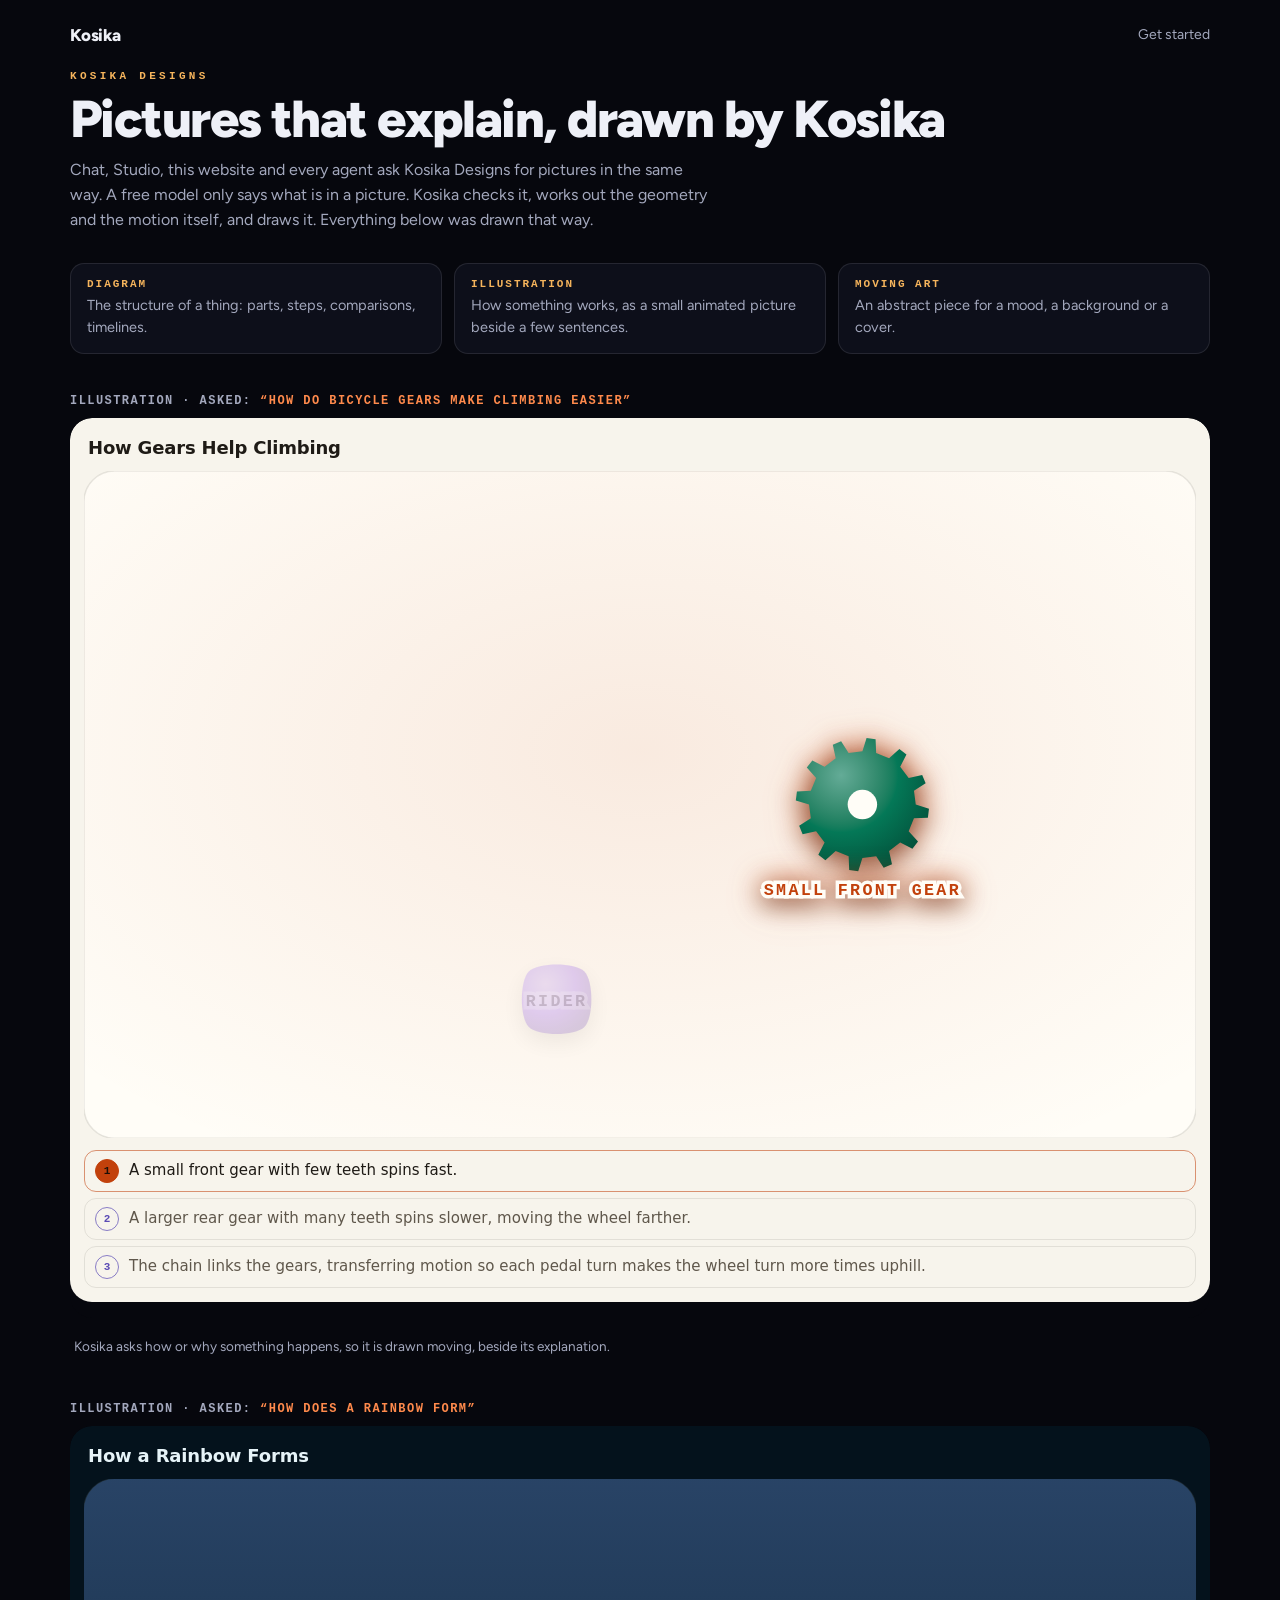
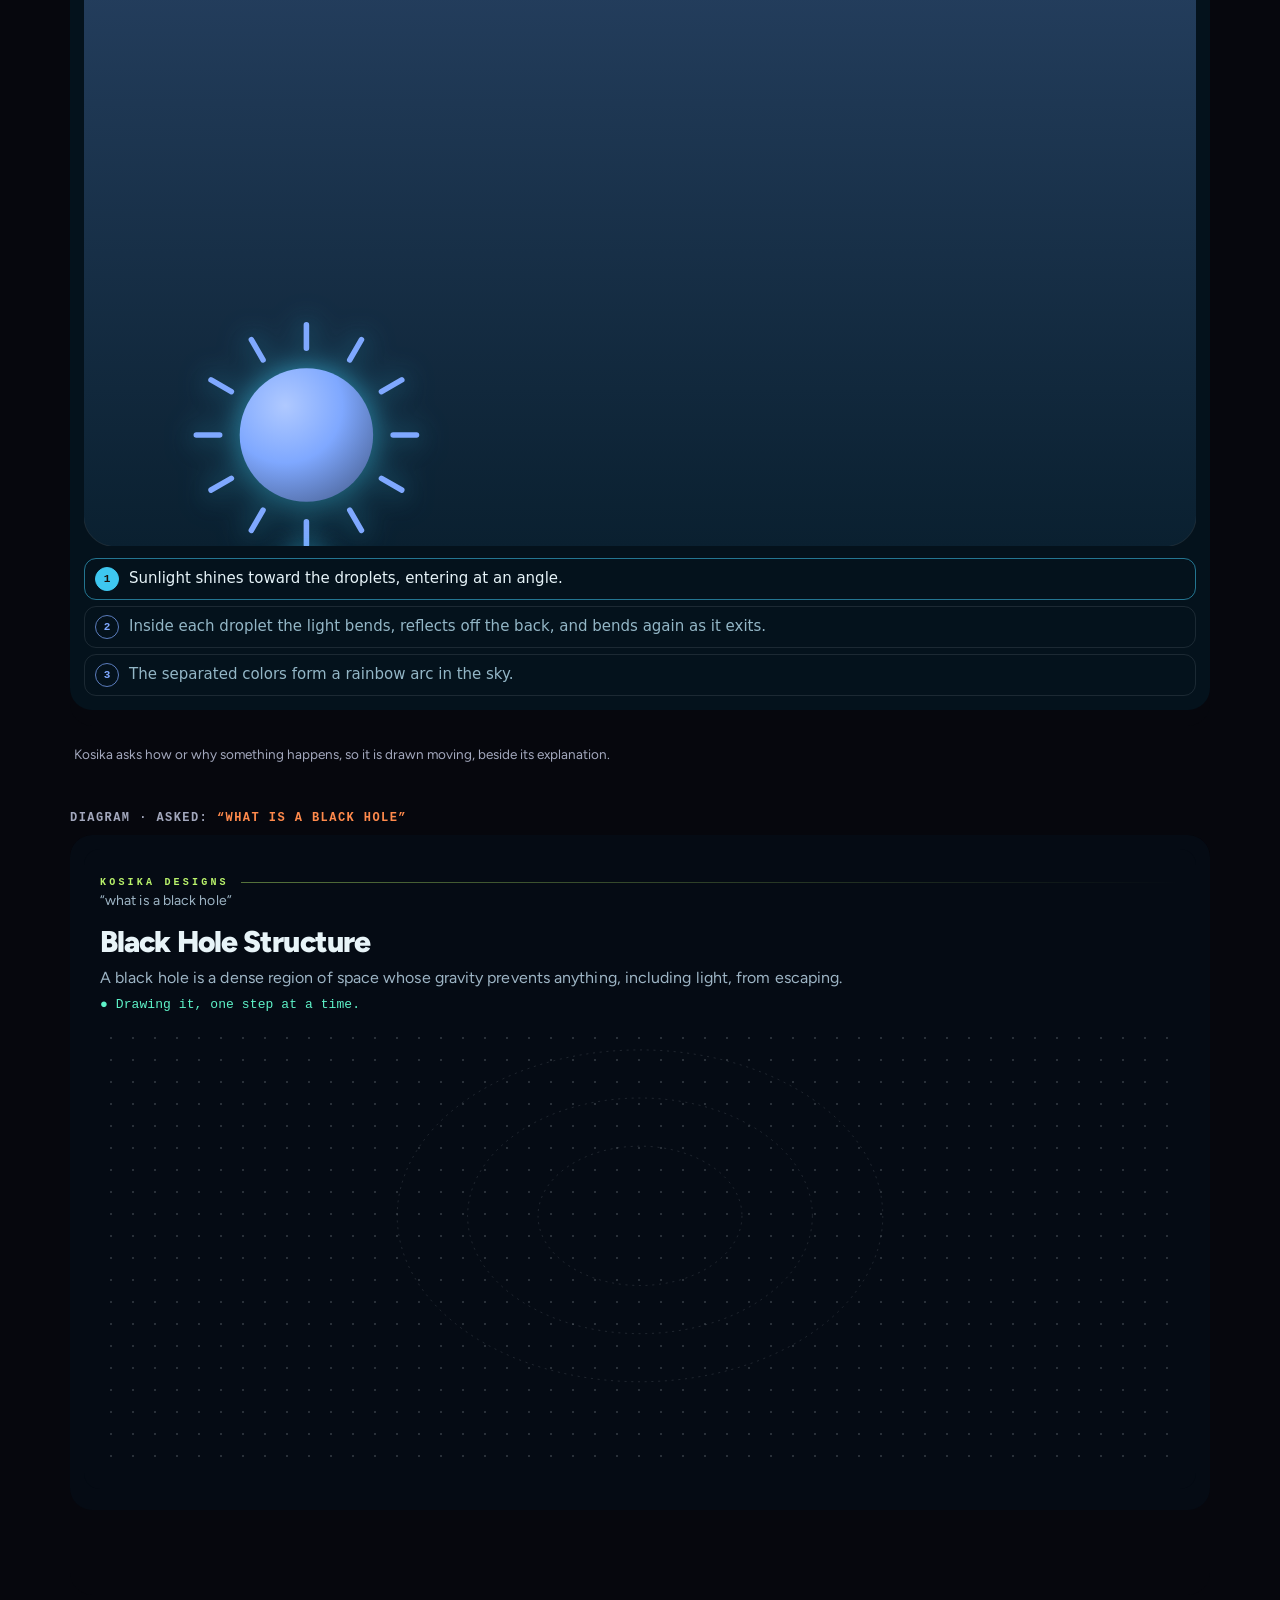
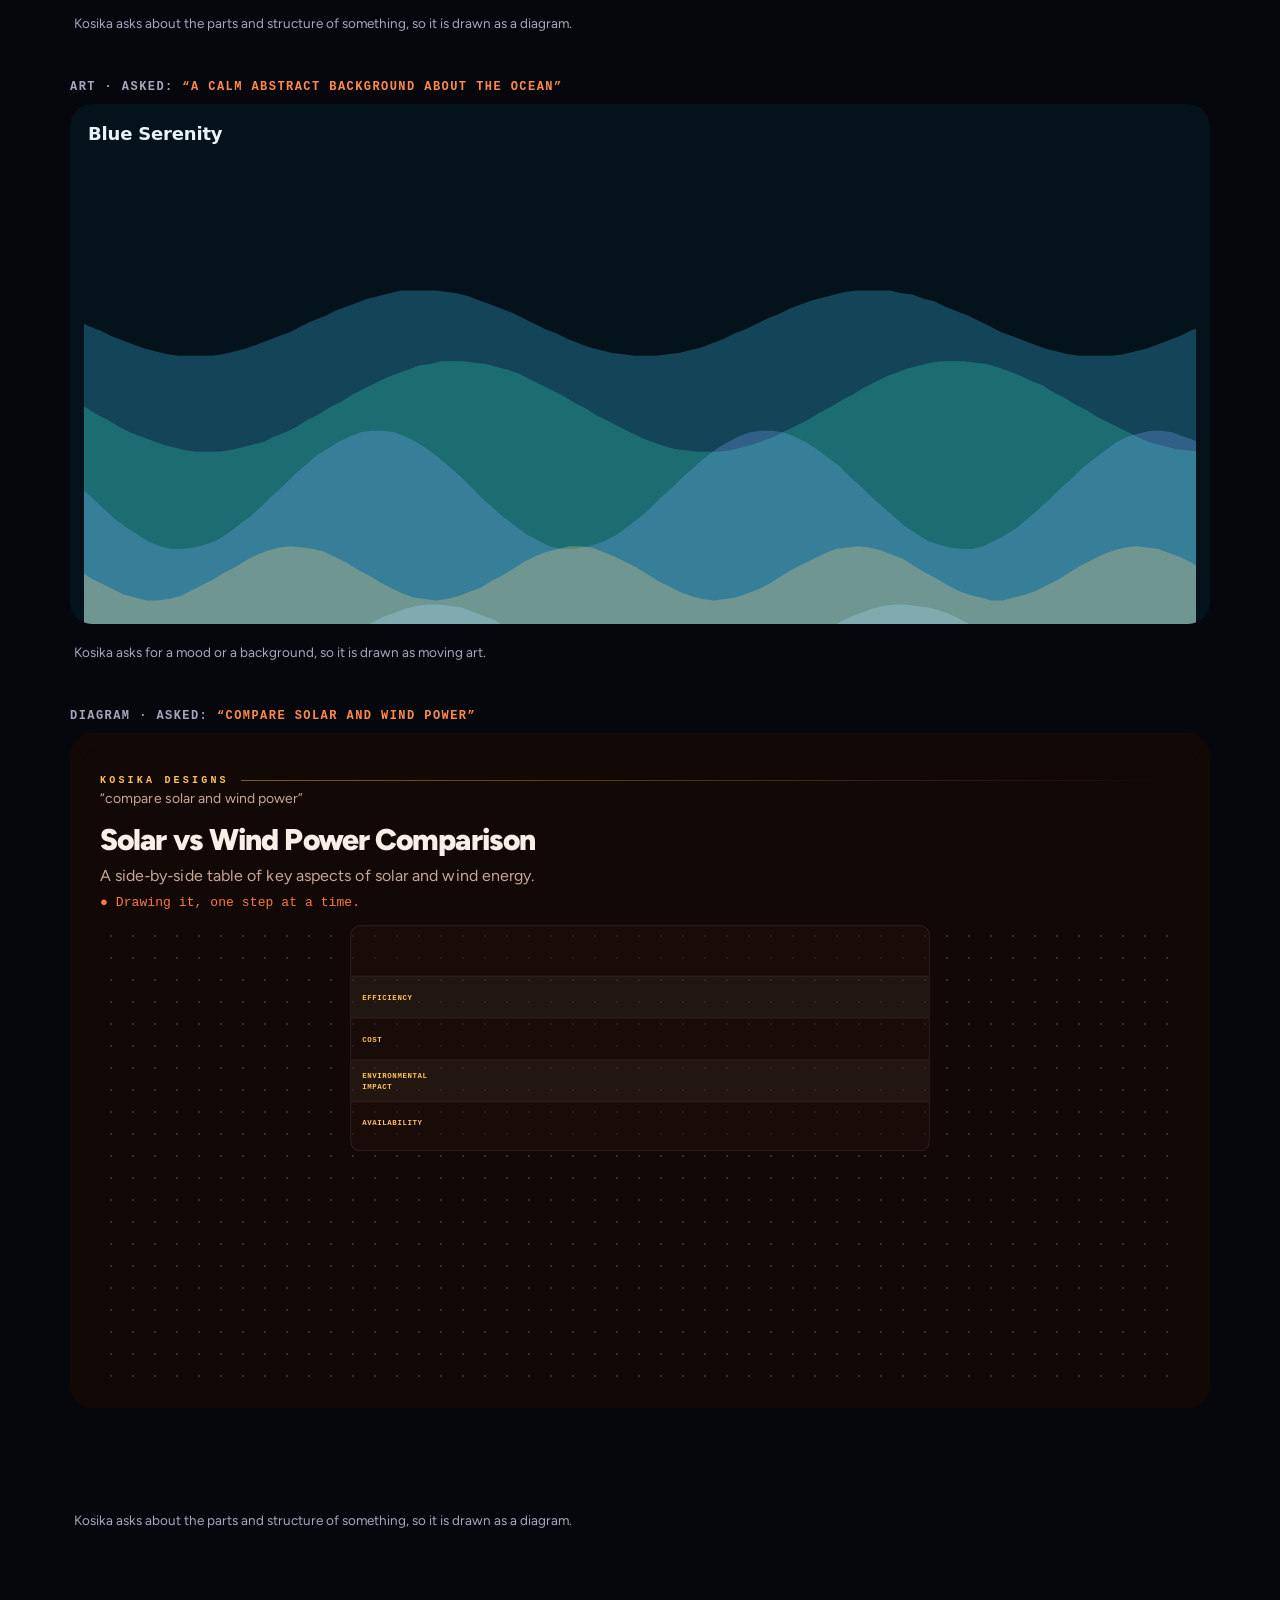
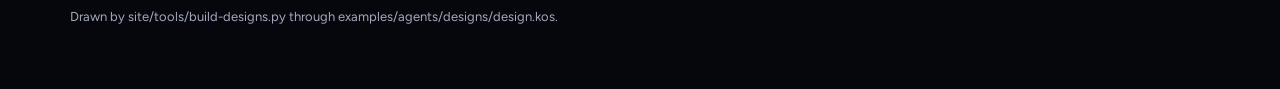
<file: designs.html>
<!doctype html>
<html lang="en">
<head>
<meta charset="utf-8">
<meta name="viewport" content="width=device-width, initial-scale=1">
<title>Kosika Designs</title>
<meta name="description" content="Kosika Designs draws diagrams, animated illustrations and moving art, and every part of Kosika uses it.">
<link rel="icon" href="assets/mark.svg" type="image/svg+xml">
<style>
@font-face{font-family:Figtree;src:url(fonts/Figtree.ttf) format('truetype');font-weight:300 900;font-display:swap}
:root{--bg:#06070d;--panel:#0d0f1a;--ink:#eef0f7;--soft:#a3a8bd;--gold:#f5b45c;--amber:#ff8a4c;--line:rgba(238,240,247,.1);color-scheme:dark}
*{box-sizing:border-box}
body{margin:0;background:var(--bg);color:var(--ink);font:16px/1.55 Figtree,system-ui,-apple-system,'Segoe UI',sans-serif}
header,main{max-width:1180px;margin:0 auto;padding-left:max(20px,env(safe-area-inset-left,0px));padding-right:max(20px,env(safe-area-inset-right,0px))}
header{display:flex;align-items:center;justify-content:space-between;padding-block:22px}
header a{color:var(--soft);text-decoration:none;font-size:14px}
header a.home{color:var(--ink);font-weight:800;letter-spacing:-.01em;font-size:17px}
.eyebrow{font:600 11px ui-monospace,Consolas,monospace;letter-spacing:.3em;text-transform:uppercase;color:var(--gold)}
h1{font-size:clamp(32px,5vw,52px);font-weight:850;letter-spacing:-.03em;line-height:1.04;margin:10px 0 12px;text-wrap:balance}
.lede{color:var(--soft);max-width:64ch;margin:0 0 30px}
.ways{display:grid;grid-template-columns:repeat(auto-fit,minmax(min(100%,240px),1fr));gap:12px;margin-bottom:40px}
.ways div{border:1px solid var(--line);border-radius:14px;padding:14px 16px;background:var(--panel)}
.ways b{display:block;color:var(--gold);font:600 11px ui-monospace,Consolas,monospace;letter-spacing:.18em;text-transform:uppercase;margin-bottom:4px}
.ways p{margin:0;color:var(--soft);font-size:14.5px}
section{margin:0 0 46px}
.asked{font:600 12px ui-monospace,Consolas,monospace;letter-spacing:.12em;text-transform:uppercase;color:var(--soft);margin-bottom:10px}
.asked span{color:var(--amber)}
.why{color:var(--soft);font-size:13.5px;margin:10px 4px 0}
iframe{width:100%;border:0;border-radius:22px;background:transparent}
footer{max-width:1180px;margin:0 auto;padding:30px 20px 60px;color:var(--soft);font-size:13px}
</style>
</head>
<body>
<header><a class="home" href="index.html">Kosika</a><a href="index.html#start">Get started</a></header>
<main>
<div class="eyebrow">Kosika Designs</div>
<h1>Pictures that explain, drawn by Kosika</h1>
<p class="lede">Chat, Studio, this website and every agent ask Kosika Designs for pictures in the same way. A free model only says what is in a picture. Kosika checks it, works out the geometry and the motion itself, and draws it. Everything below was drawn that way.</p>
<div class="ways">
<div><b>Diagram</b><p>The structure of a thing: parts, steps, comparisons, timelines.</p></div>
<div><b>Illustration</b><p>How something works, as a small animated picture beside a few sentences.</p></div>
<div><b>Moving art</b><p>An abstract piece for a mood, a background or a cover.</p></div>
</div>
<section><div class="asked">illustration &#183; asked: <span>&ldquo;how do bicycle gears make climbing easier&rdquo;</span></div><iframe loading="lazy" style="height:900px" srcdoc="&lt;!doctype html&gt;&lt;html&gt;&lt;head&gt;&lt;meta charset=&quot;utf-8&quot;&gt;&lt;style&gt;html,body{margin:0;background:#06070d;color-scheme:dark}&lt;/style&gt;&lt;/head&gt;&lt;body&gt;&lt;div class=&quot;kd kd-illustration&quot; data-palette=&quot;paper&quot; data-place=&quot;site&quot;&gt;&lt;style&gt;.kd{--h0:#ff8a4c;--h1:#a993ff;--h2:#55d6ff;--h3:#f5b45c;--h4:#4fe0a6;--h5:#ff6b81}.kd[data-palette=&quot;dark_matter&quot;]{--bg:#07080d;--halo:#111428;--ink:#eef0f7;--soft:#a3a8bd;--amber:#ff8a4c;--gold:#f5b45c;--think:#a993ff;--line:#eef0f7;--line2:color-mix(in srgb,#eef0f7 55%,transparent);--h0:#ff8a4c;--h1:#a993ff;--h2:#55d6ff;--h3:#f5b45c;--h4:#4fe0a6;--h5:#ff6b81;background:#07080d;color-scheme:dark}.kd[data-palette=&quot;aurora&quot;]{--bg:#050b14;--halo:#0c1726;--ink:#e8f4f8;--soft:#9db4c4;--amber:#5ef2c8;--gold:#b9f26b;--think:#8fb2ff;--line:#e8f4f8;--line2:color-mix(in srgb,#e8f4f8 55%,transparent);--h0:#5ef2c8;--h1:#8fb2ff;--h2:#c49bff;--h3:#6be0ff;--h4:#b9f26b;--h5:#ff9fd2;background:#050b14;color-scheme:dark}.kd[data-palette=&quot;ocean&quot;]{--bg:#04121c;--halo:#0a2030;--ink:#e6f3f8;--soft:#93b6c6;--amber:#3ec7f0;--gold:#ffd27a;--think:#7fa8ff;--line:#e6f3f8;--line2:color-mix(in srgb,#e6f3f8 55%,transparent);--h0:#3ec7f0;--h1:#2fd8b8;--h2:#7fa8ff;--h3:#ffd27a;--h4:#a7e3ff;--h5:#ff9e80;background:#04121c;color-scheme:dark}.kd[data-palette=&quot;ember&quot;]{--bg:#120806;--halo:#1f0f0b;--ink:#fbeee6;--soft:#c9a596;--amber:#ff7a3d;--gold:#ffc15e;--think:#ff9a8b;--line:#fbeee6;--line2:color-mix(in srgb,#fbeee6 55%,transparent);--h0:#ff7a3d;--h1:#ffc15e;--h2:#ff5d73;--h3:#ffb199;--h4:#e8d27a;--h5:#c98bff;background:#120806;color-scheme:dark}.kd[data-palette=&quot;forest&quot;]{--bg:#07110b;--halo:#0f1f15;--ink:#eef6ee;--soft:#a5bfa9;--amber:#7ddc6f;--gold:#e9c46a;--think:#9fd8cb;--line:#eef6ee;--line2:color-mix(in srgb,#eef6ee 55%,transparent);--h0:#7ddc6f;--h1:#e9c46a;--h2:#4fc3a1;--h3:#c7e36b;--h4:#f4a261;--h5:#9fd8cb;background:#07110b;color-scheme:dark}.kd[data-palette=&quot;paper&quot;]{--bg:#f7f4ec;--halo:#fffdf7;--ink:#1f1b16;--soft:#5f574b;--amber:#c2410c;--gold:#a16207;--think:#5b4bb5;--line:#2b2620;--line2:color-mix(in srgb,#2b2620 55%,transparent);--h0:#c2410c;--h1:#1d4ed8;--h2:#047857;--h3:#a16207;--h4:#7c3aed;--h5:#be123c;background:#f7f4ec;color-scheme:light}.kd[data-palette=&quot;print&quot;]{--bg:#ffffff;--halo:#ffffff;--ink:#000000;--soft:#404040;--amber:#000000;--gold:#000000;--think:#000000;--line:#000000;--line2:color-mix(in srgb,#000000 55%,transparent);--h0:#000000;--h1:#333333;--h2:#555555;--h3:#000000;--h4:#333333;--h5:#555555;background:#ffffff;color-scheme:light}.kd[data-palette=&quot;clear&quot;]{--bg:#0b0b0f;--halo:#15151c;--ink:#f2f2f2;--soft:#b3b3b3;--amber:#e69f00;--gold:#f0e442;--think:#56b4e9;--line:#f2f2f2;--line2:color-mix(in srgb,#f2f2f2 55%,transparent);--h0:#e69f00;--h1:#56b4e9;--h2:#009e73;--h3:#f0e442;--h4:#0072b2;--h5:#d55e00;background:#0b0b0f;color-scheme:dark}.kd{display:block;color:var(--ink);background:var(--bg);border-radius:22px;padding:14px;font:15px/1.5 Figtree,system-ui,-apple-system,&#x27;Segoe UI&#x27;,sans-serif}.kd[data-place=agent]{padding:0;background:none}.kd .kd-title{font-weight:800;font-size:18px;letter-spacing:-.01em;margin:2px 4px 10px}.kd .kd-frame{width:100%;height:640px;border:0;border-radius:16px;background:var(--bg)}.kd .beats{list-style:none;margin:12px 0 0;padding:0;display:grid;gap:6px}.kd .beat{display:flex;gap:10px;padding:8px 10px;border-radius:12px;color:var(--soft);border:1px solid color-mix(in srgb,var(--line) 10%,transparent);outline:none}.kd .beat b{flex:none;width:22px;height:22px;border-radius:50%;display:grid;place-items:center;font:600 11px ui-monospace,Consolas,monospace;color:var(--think);border:1.5px solid color-mix(in srgb,var(--think) 70%,transparent)}.kd .beat.on{color:var(--ink);border-color:color-mix(in srgb,var(--amber) 55%,transparent)}.kd .beat.on b{background:var(--amber);border-color:var(--amber);color:#1a0f08}.art{width:100%;height:auto;display:block;overflow:hidden;border-radius:22px}.art .ground{fill:var(--halo);stroke:color-mix(in srgb,var(--line) 10%,transparent)}.art .fill{fill:var(--g,var(--c));stroke:none}.art .hole{fill:var(--halo)}.art .band{fill:none;stroke-linecap:butt;opacity:.92}.art .shine{fill:#fff;opacity:.16}.art .stroke{fill:none;stroke:var(--c);stroke-width:4;stroke-linecap:round;stroke-linejoin:round}.art .rays{fill:none;stroke:var(--c);stroke-width:4;stroke-linecap:round}.art .track{fill:none;stroke:color-mix(in srgb,var(--line) 22%,transparent);stroke-width:1.2;stroke-dasharray:2 7}.art .word{fill:var(--ink);font-weight:800;text-anchor:middle;dominant-baseline:middle;letter-spacing:-.01em}.art .name{fill:var(--soft);font:600 12px ui-monospace,Consolas,monospace;letter-spacing:.14em;text-transform:uppercase;text-anchor:middle;paint-order:stroke;stroke:var(--halo);stroke-width:5px}.art .own{transition:opacity .45s,filter .45s,transform .8s cubic-bezier(.2,1.5,.4,1);transform-box:fill-box;transform-origin:center;filter:drop-shadow(0 6px 8px rgb(0 0 0/.28))}.art .own.dim{opacity:.22}.art .own.lit{filter:drop-shadow(0 6px 8px rgb(0 0 0/.28)) drop-shadow(0 0 10px color-mix(in srgb,var(--amber) 80%,transparent))}.art .own.wait{opacity:0;transform:scale(.35)}.art .tag{filter:none}.art .tag.wait{transform:none}.art .bd .st{fill:var(--ink);opacity:.55}.art .bd .st.tw{animation:art-blink 3.2s ease-in-out infinite}.art .bd.sky{fill:url(#art-sky)}.art .bd .swell{fill:color-mix(in srgb,var(--h2) 22%,transparent);animation:art-drift 7s ease-in-out infinite alternate}.art .bd .swell.slow{fill:color-mix(in srgb,var(--h2) 12%,transparent);animation-duration:11s;animation-direction:alternate-reverse}.art .bd .hill{fill:color-mix(in srgb,var(--h4) 20%,var(--halo))}.art .bd .hill.far{fill:color-mix(in srgb,var(--h4) 10%,var(--halo))}.art .bd .rule{stroke:color-mix(in srgb,var(--line) 6%,transparent);stroke-width:1}.art .bd .rule.strong{stroke:color-mix(in srgb,var(--line) 13%,transparent)}.art .mv-spin-back{animation-name:art-spin;animation-timing-function:linear;animation-direction:reverse}@keyframes art-drift{from{transform:translateX(-18px)}to{transform:translateX(18px)}}.art .tag.lit .name{fill:var(--amber)}.art .mv{transform-box:fill-box;transform-origin:center;animation-iteration-count:infinite}.art .mv-spin{animation-name:art-spin;animation-timing-function:linear}.art .mv-pulse{animation-name:art-pulse;animation-timing-function:ease-in-out}.art .mv-float{animation-name:art-float;animation-timing-function:ease-in-out}.art .mv-sway{animation-name:art-sway;animation-timing-function:ease-in-out;transform-origin:50% 100%}.art .mv-blink{animation-name:art-blink;animation-timing-function:ease-in-out}.art .mv-rise{animation-name:art-rise;animation-timing-function:ease-out}.art .mv-fall{animation-name:art-fall;animation-timing-function:ease-in}.art .mv-flow .stroke{stroke-dasharray:3 6;animation:art-flow 1.4s linear infinite;animation-duration:inherit}.art .mv-flow{animation:none}.art .mv-draw :is(.stroke,.band){stroke-dasharray:100;animation:art-draw 3s ease-in-out infinite;animation-duration:inherit}.art .mv-draw{animation:none}.art.paused *{animation-play-state:paused!important}@keyframes art-spin{to{transform:rotate(360deg)}}@keyframes art-pulse{0%,100%{transform:scale(1)}50%{transform:scale(1.12)}}@keyframes art-float{0%,100%{transform:translateY(-5px)}50%{transform:translateY(5px)}}@keyframes art-sway{0%,100%{transform:rotate(-7deg)}50%{transform:rotate(7deg)}}@keyframes art-blink{0%,100%{opacity:1}50%{opacity:.3}}@keyframes art-rise{0%{transform:translateY(0);opacity:0}15%{opacity:1}100%{transform:translateY(-70px);opacity:0}}@keyframes art-fall{0%{transform:translateY(0);opacity:0}15%{opacity:1}100%{transform:translateY(70px);opacity:0}}@keyframes art-flow{to{stroke-dashoffset:-9}}@keyframes art-draw{0%{stroke-dashoffset:100}55%,80%{stroke-dashoffset:0}100%{stroke-dashoffset:-100}}@media (prefers-reduced-motion:reduce){.art *{animation:none!important}}&lt;/style&gt;&lt;div class=&quot;kd-title&quot;&gt;How Gears Help Climbing&lt;/div&gt;&lt;svg class=&quot;art&quot; viewBox=&quot;0 0 800 480&quot; role=&quot;img&quot; aria-label=&quot;How Gears Help Climbing&quot;&gt;&lt;defs&gt;&lt;linearGradient id=&quot;art-sky&quot; x1=&quot;0&quot; y1=&quot;0&quot; x2=&quot;0&quot; y2=&quot;1&quot;&gt;&lt;stop offset=&quot;0&quot; style=&quot;stop-color:color-mix(in srgb,var(--h2) 26%,var(--halo))&quot;/&gt;&lt;stop offset=&quot;1&quot; style=&quot;stop-color:var(--halo)&quot;/&gt;&lt;/linearGradient&gt;&lt;radialGradient id=&quot;art-g0&quot; cx=&quot;34%&quot; cy=&quot;28%&quot; r=&quot;78%&quot;&gt;&lt;stop offset=&quot;0&quot; style=&quot;stop-color:color-mix(in srgb,var(--h0) 62%,#fff)&quot;/&gt;&lt;stop offset=&quot;.55&quot; style=&quot;stop-color:var(--h0)&quot;/&gt;&lt;stop offset=&quot;1&quot; style=&quot;stop-color:color-mix(in srgb,var(--h0) 68%,#000)&quot;/&gt;&lt;/radialGradient&gt;&lt;radialGradient id=&quot;art-g1&quot; cx=&quot;34%&quot; cy=&quot;28%&quot; r=&quot;78%&quot;&gt;&lt;stop offset=&quot;0&quot; style=&quot;stop-color:color-mix(in srgb,var(--h1) 62%,#fff)&quot;/&gt;&lt;stop offset=&quot;.55&quot; style=&quot;stop-color:var(--h1)&quot;/&gt;&lt;stop offset=&quot;1&quot; style=&quot;stop-color:color-mix(in srgb,var(--h1) 68%,#000)&quot;/&gt;&lt;/radialGradient&gt;&lt;radialGradient id=&quot;art-g2&quot; cx=&quot;34%&quot; cy=&quot;28%&quot; r=&quot;78%&quot;&gt;&lt;stop offset=&quot;0&quot; style=&quot;stop-color:color-mix(in srgb,var(--h2) 62%,#fff)&quot;/&gt;&lt;stop offset=&quot;.55&quot; style=&quot;stop-color:var(--h2)&quot;/&gt;&lt;stop offset=&quot;1&quot; style=&quot;stop-color:color-mix(in srgb,var(--h2) 68%,#000)&quot;/&gt;&lt;/radialGradient&gt;&lt;radialGradient id=&quot;art-g3&quot; cx=&quot;34%&quot; cy=&quot;28%&quot; r=&quot;78%&quot;&gt;&lt;stop offset=&quot;0&quot; style=&quot;stop-color:color-mix(in srgb,var(--h3) 62%,#fff)&quot;/&gt;&lt;stop offset=&quot;.55&quot; style=&quot;stop-color:var(--h3)&quot;/&gt;&lt;stop offset=&quot;1&quot; style=&quot;stop-color:color-mix(in srgb,var(--h3) 68%,#000)&quot;/&gt;&lt;/radialGradient&gt;&lt;radialGradient id=&quot;art-g4&quot; cx=&quot;34%&quot; cy=&quot;28%&quot; r=&quot;78%&quot;&gt;&lt;stop offset=&quot;0&quot; style=&quot;stop-color:color-mix(in srgb,var(--h4) 62%,#fff)&quot;/&gt;&lt;stop offset=&quot;.55&quot; style=&quot;stop-color:var(--h4)&quot;/&gt;&lt;stop offset=&quot;1&quot; style=&quot;stop-color:color-mix(in srgb,var(--h4) 68%,#000)&quot;/&gt;&lt;/radialGradient&gt;&lt;radialGradient id=&quot;art-g5&quot; cx=&quot;34%&quot; cy=&quot;28%&quot; r=&quot;78%&quot;&gt;&lt;stop offset=&quot;0&quot; style=&quot;stop-color:color-mix(in srgb,var(--h5) 62%,#fff)&quot;/&gt;&lt;stop offset=&quot;.55&quot; style=&quot;stop-color:var(--h5)&quot;/&gt;&lt;stop offset=&quot;1&quot; style=&quot;stop-color:color-mix(in srgb,var(--h5) 68%,#000)&quot;/&gt;&lt;/radialGradient&gt;&lt;radialGradient id=&quot;art-g6&quot; cx=&quot;34%&quot; cy=&quot;28%&quot; r=&quot;78%&quot;&gt;&lt;stop offset=&quot;0&quot; style=&quot;stop-color:color-mix(in srgb,var(--line) 62%,#fff)&quot;/&gt;&lt;stop offset=&quot;.55&quot; style=&quot;stop-color:var(--line)&quot;/&gt;&lt;stop offset=&quot;1&quot; style=&quot;stop-color:color-mix(in srgb,var(--line) 68%,#000)&quot;/&gt;&lt;/radialGradient&gt;&lt;marker id=&quot;art-head&quot; viewBox=&quot;0 0 10 10&quot; refX=&quot;7&quot; refY=&quot;5&quot; markerWidth=&quot;5&quot; markerHeight=&quot;5&quot; orient=&quot;auto-start-reverse&quot;&gt;&lt;path d=&quot;M0 0 L10 5 L0 10 z&quot; fill=&quot;context-stroke&quot;/&gt;&lt;/marker&gt;&lt;radialGradient id=&quot;art-glow&quot; cx=&quot;50%&quot; cy=&quot;42%&quot; r=&quot;70%&quot;&gt;&lt;stop offset=&quot;0&quot; stop-color=&quot;var(--amber)&quot; stop-opacity=&quot;.10&quot;/&gt;&lt;stop offset=&quot;1&quot; stop-color=&quot;var(--amber)&quot; stop-opacity=&quot;0&quot;/&gt;&lt;/radialGradient&gt;&lt;/defs&gt;&lt;rect class=&quot;ground&quot; width=&quot;800&quot; height=&quot;480&quot; rx=&quot;22&quot;/&gt;&lt;rect width=&quot;800&quot; height=&quot;480&quot; rx=&quot;22&quot; fill=&quot;url(#art-glow)&quot;/&gt;&lt;g class=&quot;fig k-gear&quot; id=&quot;f-biggear&quot; style=&quot;--c:var(--h2);--g:url(#art-g2)&quot;&gt;&lt;g class=&quot;mv mv-spin&quot; style=&quot;animation-duration:4.0s;animation-delay:-0.0s&quot;&gt;&lt;g class=&quot;own&quot; data-of=&quot;biggear&quot;&gt;&lt;path class=&quot;fill&quot; d=&quot;M476.8 240.0 L496.0 243.0 L495.5 249.5 L476.1 250.0 L474.2 259.9 L491.9 267.7 L489.8 273.9 L471.0 269.4 L466.5 278.4 L481.6 290.6 L478.0 296.0 L460.9 286.8 L454.3 294.3 L465.7 310.0 L460.8 314.3 L446.8 300.9 L438.4 306.5 L445.4 324.6 L439.5 327.5 L429.4 311.0 L419.9 314.2 L421.9 333.5 L415.5 334.7 L410.0 316.1 L400.0 316.8 L397.0 336.0 L390.5 335.5 L390.0 316.1 L380.1 314.2 L372.3 331.9 L366.1 329.8 L370.6 311.0 L361.6 306.5 L349.4 321.6 L344.0 318.0 L353.2 300.9 L345.7 294.3 L330.0 305.7 L325.7 300.8 L339.1 286.8 L333.5 278.4 L315.4 285.4 L312.5 279.5 L329.0 269.4 L325.8 259.9 L306.5 261.9 L305.3 255.5 L323.9 250.0 L323.2 240.0 L304.0 237.0 L304.5 230.5 L323.9 230.0 L325.8 220.1 L308.1 212.3 L310.2 206.1 L329.0 210.6 L333.5 201.6 L318.4 189.4 L322.0 184.0 L339.1 193.2 L345.7 185.7 L334.3 170.0 L339.2 165.7 L353.2 179.1 L361.6 173.5 L354.6 155.4 L360.5 152.5 L370.6 169.0 L380.1 165.8 L378.1 146.5 L384.5 145.3 L390.0 163.9 L400.0 163.2 L403.0 144.0 L409.5 144.5 L410.0 163.9 L419.9 165.8 L427.7 148.1 L433.9 150.2 L429.4 169.0 L438.4 173.5 L450.6 158.4 L456.0 162.0 L446.8 179.1 L454.3 185.7 L470.0 174.3 L474.3 179.2 L460.9 193.2 L466.5 201.6 L484.6 194.6 L487.5 200.5 L471.0 210.6 L474.2 220.1 L493.5 218.1 L494.7 224.5 L476.1 230.0 Z&quot;/&gt;&lt;circle class=&quot;hole&quot; cx=&quot;400.0&quot; cy=&quot;240.0&quot; r=&quot;21.1&quot;/&gt;&lt;/g&gt;&lt;/g&gt;&lt;g class=&quot;own tag&quot; data-of=&quot;biggear&quot;&gt;&lt;text class=&quot;name&quot; x=&quot;400.0&quot; y=&quot;353.0&quot;&gt;big rear gear&lt;/text&gt;&lt;/g&gt;&lt;/g&gt;&lt;g class=&quot;fig k-gear&quot; id=&quot;f-smallgear&quot; style=&quot;--c:var(--h2);--g:url(#art-g2)&quot;&gt;&lt;g class=&quot;mv mv-spin&quot; style=&quot;animation-duration:2.0s;animation-delay:-0.5s&quot;&gt;&lt;g class=&quot;own&quot; data-of=&quot;smallgear&quot;&gt;&lt;path class=&quot;fill&quot; d=&quot;M598.4 240.0 L607.9 243.0 L607.1 249.5 L597.1 249.9 L593.3 259.2 L600.0 266.6 L596.0 271.7 L587.2 267.2 L579.2 273.3 L581.3 283.0 L575.3 285.5 L569.9 277.1 L560.0 278.4 L557.0 287.9 L550.5 287.1 L550.1 277.1 L540.8 273.3 L533.4 280.0 L528.3 276.0 L532.8 267.2 L526.7 259.2 L517.0 261.3 L514.5 255.3 L522.9 249.9 L521.6 240.0 L512.1 237.0 L512.9 230.5 L522.9 230.1 L526.7 220.8 L520.0 213.4 L524.0 208.3 L532.8 212.8 L540.8 206.7 L538.7 197.0 L544.7 194.5 L550.1 202.9 L560.0 201.6 L563.0 192.1 L569.5 192.9 L569.9 202.9 L579.2 206.7 L586.6 200.0 L591.7 204.0 L587.2 212.8 L593.3 220.8 L603.0 218.7 L605.5 224.7 L597.1 230.1 Z&quot;/&gt;&lt;circle class=&quot;hole&quot; cx=&quot;560.0&quot; cy=&quot;240.0&quot; r=&quot;10.6&quot;/&gt;&lt;/g&gt;&lt;/g&gt;&lt;g class=&quot;own tag&quot; data-of=&quot;smallgear&quot;&gt;&lt;text class=&quot;name&quot; x=&quot;560.0&quot; y=&quot;305.0&quot;&gt;small front gear&lt;/text&gt;&lt;/g&gt;&lt;/g&gt;&lt;g class=&quot;fig k-line&quot; id=&quot;f-chain&quot; style=&quot;--c:var(--line2);--g:url(#art-g6)&quot;&gt;&lt;g class=&quot;mv mv-flow&quot; style=&quot;animation-duration:3.0s;animation-delay:-0.0s&quot;&gt;&lt;g class=&quot;own&quot; data-of=&quot;chain&quot;&gt;&lt;path id=&quot;path-chain&quot; class=&quot;stroke&quot; d=&quot;M496.0 240.0 L448.0 240.0&quot; pathLength=&quot;100&quot;/&gt;&lt;/g&gt;&lt;/g&gt;&lt;g class=&quot;own tag&quot; data-of=&quot;chain&quot;&gt;&lt;/g&gt;&lt;/g&gt;&lt;g class=&quot;fig k-blob&quot; id=&quot;f-rider&quot; style=&quot;--c:var(--h4);--g:url(#art-g4)&quot;&gt;&lt;g class=&quot;mv mv-float&quot; style=&quot;animation-duration:5.0s;animation-delay:-0.0s&quot;&gt;&lt;g class=&quot;own&quot; data-of=&quot;rider&quot;&gt;&lt;path class=&quot;fill&quot; d=&quot;M320.0 360.0 C326.7 353.3 353.3 353.3 360.0 360.0 C366.7 366.7 366.7 393.3 360.0 400.0 C353.3 406.7 326.7 406.7 320.0 400.0 C313.3 393.3 313.3 366.7 320.0 360.0 Z&quot;/&gt;&lt;/g&gt;&lt;/g&gt;&lt;g class=&quot;own tag&quot; data-of=&quot;rider&quot;&gt;&lt;text class=&quot;name&quot; x=&quot;340.0&quot; y=&quot;385.0&quot;&gt;rider&lt;/text&gt;&lt;/g&gt;&lt;/g&gt;&lt;/svg&gt;&lt;ol class=&quot;beats&quot;&gt;&lt;li class=&quot;beat&quot; tabindex=&quot;0&quot; data-shows=&quot;smallgear&quot;&gt;&lt;b&gt;1&lt;/b&gt;&lt;span&gt;A small front gear with few teeth spins fast.&lt;/span&gt;&lt;/li&gt;&lt;li class=&quot;beat&quot; tabindex=&quot;0&quot; data-shows=&quot;biggear&quot;&gt;&lt;b&gt;2&lt;/b&gt;&lt;span&gt;A larger rear gear with many teeth spins slower, moving the wheel farther.&lt;/span&gt;&lt;/li&gt;&lt;li class=&quot;beat&quot; tabindex=&quot;0&quot; data-shows=&quot;chain smallgear biggear&quot;&gt;&lt;b&gt;3&lt;/b&gt;&lt;span&gt;The chain links the gears, transferring motion so each pedal turn makes the wheel turn more times uphill.&lt;/span&gt;&lt;/li&gt;&lt;/ol&gt;&lt;script&gt;(function(){var svg=document.querySelector(&#x27;svg.art&#x27;),beats=[].slice.call(document.querySelectorAll(&#x27;.beat&#x27;)),own=[].slice.call(document.querySelectorAll(&#x27;.art .own&#x27;)),i=-1,held=false,paused=false,bar=document.getElementById(&#x27;bar&#x27;),still=matchMedia(&#x27;(prefers-reduced-motion: reduce)&#x27;).matches,named={},seen={};beats.forEach(function(b){b.dataset.shows.split(&#x27; &#x27;).forEach(function(id){named[id]=1})});function hide(){seen={};if(still)return;own.forEach(function(e){if(named[e.dataset.of])e.classList.add(&#x27;wait&#x27;)})}function show(k){i=k;beats.forEach(function(b,j){b.classList.toggle(&#x27;on&#x27;,j===k)});var ids=k&gt;=0?beats[k].dataset.shows.split(&#x27; &#x27;):[];ids.forEach(function(id){seen[id]=1});own.forEach(function(e){var on=ids.indexOf(e.dataset.of)&gt;=0;if(k&lt;0||seen[e.dataset.of])e.classList.remove(&#x27;wait&#x27;);e.classList.toggle(&#x27;lit&#x27;,k&gt;=0&amp;&amp;on);e.classList.toggle(&#x27;dim&#x27;,k&gt;=0&amp;&amp;!on)});if(bar){bar.classList.remove(&#x27;run&#x27;);void bar.offsetWidth;if(k&gt;=0&amp;&amp;!held&amp;&amp;!paused)bar.classList.add(&#x27;run&#x27;)}}function next(){if(held||paused)return;show(i+1&lt;beats.length?i+1:-1)}beats.forEach(function(b,j){b.addEventListener(&#x27;mouseenter&#x27;,function(){held=true;show(j)});b.addEventListener(&#x27;focus&#x27;,function(){held=true;show(j)});b.addEventListener(&#x27;mouseleave&#x27;,function(){held=false});b.addEventListener(&#x27;blur&#x27;,function(){held=false})});own.forEach(function(e){e.style.cursor=&#x27;pointer&#x27;;e.addEventListener(&#x27;click&#x27;,function(){var id=e.dataset.of;for(var j=0;j&lt;beats.length;j++){if(beats[j].dataset.shows.split(&#x27; &#x27;).indexOf(id)&gt;=0){held=false;show(j);return}}})});var pb=document.getElementById(&#x27;pause&#x27;);if(pb)pb.addEventListener(&#x27;click&#x27;,function(){paused=!paused;svg.classList.toggle(&#x27;paused&#x27;,paused);if(paused)svg.pauseAnimations();else svg.unpauseAnimations();pb.textContent=paused?&#x27;Play&#x27;:&#x27;Pause&#x27;;show(i)});var rb=document.getElementById(&#x27;replay&#x27;);if(rb)rb.addEventListener(&#x27;click&#x27;,function(){held=false;paused=false;svg.classList.remove(&#x27;paused&#x27;);svg.unpauseAnimations();if(pb)pb.textContent=&#x27;Pause&#x27;;hide();show(-1);own.forEach(function(e){if(named[e.dataset.of])e.classList.add(&#x27;wait&#x27;)});setTimeout(function(){show(0)},500)});document.querySelectorAll(&#x27;.sw&#x27;).forEach(function(b){b.addEventListener(&#x27;click&#x27;,function(){document.documentElement.dataset.palette=b.dataset.p;document.querySelectorAll(&#x27;.sw&#x27;).forEach(function(x){x.setAttribute(&#x27;aria-pressed&#x27;,x===b?&#x27;true&#x27;:&#x27;false&#x27;)})})});hide();setTimeout(function(){show(0)},700);setInterval(next,4600)})();&lt;/script&gt;&lt;/div&gt;&lt;/body&gt;&lt;/html&gt;"></iframe><p class="why">Kosika asks how or why something happens, so it is drawn moving, beside its explanation.</p></section><section><div class="asked">illustration &#183; asked: <span>&ldquo;how does a rainbow form&rdquo;</span></div><iframe loading="lazy" style="height:900px" srcdoc="&lt;!doctype html&gt;&lt;html&gt;&lt;head&gt;&lt;meta charset=&quot;utf-8&quot;&gt;&lt;style&gt;html,body{margin:0;background:#06070d;color-scheme:dark}&lt;/style&gt;&lt;/head&gt;&lt;body&gt;&lt;div class=&quot;kd kd-illustration&quot; data-palette=&quot;ocean&quot; data-place=&quot;site&quot;&gt;&lt;style&gt;.kd{--h0:#ff8a4c;--h1:#a993ff;--h2:#55d6ff;--h3:#f5b45c;--h4:#4fe0a6;--h5:#ff6b81}.kd[data-palette=&quot;dark_matter&quot;]{--bg:#07080d;--halo:#111428;--ink:#eef0f7;--soft:#a3a8bd;--amber:#ff8a4c;--gold:#f5b45c;--think:#a993ff;--line:#eef0f7;--line2:color-mix(in srgb,#eef0f7 55%,transparent);--h0:#ff8a4c;--h1:#a993ff;--h2:#55d6ff;--h3:#f5b45c;--h4:#4fe0a6;--h5:#ff6b81;background:#07080d;color-scheme:dark}.kd[data-palette=&quot;aurora&quot;]{--bg:#050b14;--halo:#0c1726;--ink:#e8f4f8;--soft:#9db4c4;--amber:#5ef2c8;--gold:#b9f26b;--think:#8fb2ff;--line:#e8f4f8;--line2:color-mix(in srgb,#e8f4f8 55%,transparent);--h0:#5ef2c8;--h1:#8fb2ff;--h2:#c49bff;--h3:#6be0ff;--h4:#b9f26b;--h5:#ff9fd2;background:#050b14;color-scheme:dark}.kd[data-palette=&quot;ocean&quot;]{--bg:#04121c;--halo:#0a2030;--ink:#e6f3f8;--soft:#93b6c6;--amber:#3ec7f0;--gold:#ffd27a;--think:#7fa8ff;--line:#e6f3f8;--line2:color-mix(in srgb,#e6f3f8 55%,transparent);--h0:#3ec7f0;--h1:#2fd8b8;--h2:#7fa8ff;--h3:#ffd27a;--h4:#a7e3ff;--h5:#ff9e80;background:#04121c;color-scheme:dark}.kd[data-palette=&quot;ember&quot;]{--bg:#120806;--halo:#1f0f0b;--ink:#fbeee6;--soft:#c9a596;--amber:#ff7a3d;--gold:#ffc15e;--think:#ff9a8b;--line:#fbeee6;--line2:color-mix(in srgb,#fbeee6 55%,transparent);--h0:#ff7a3d;--h1:#ffc15e;--h2:#ff5d73;--h3:#ffb199;--h4:#e8d27a;--h5:#c98bff;background:#120806;color-scheme:dark}.kd[data-palette=&quot;forest&quot;]{--bg:#07110b;--halo:#0f1f15;--ink:#eef6ee;--soft:#a5bfa9;--amber:#7ddc6f;--gold:#e9c46a;--think:#9fd8cb;--line:#eef6ee;--line2:color-mix(in srgb,#eef6ee 55%,transparent);--h0:#7ddc6f;--h1:#e9c46a;--h2:#4fc3a1;--h3:#c7e36b;--h4:#f4a261;--h5:#9fd8cb;background:#07110b;color-scheme:dark}.kd[data-palette=&quot;paper&quot;]{--bg:#f7f4ec;--halo:#fffdf7;--ink:#1f1b16;--soft:#5f574b;--amber:#c2410c;--gold:#a16207;--think:#5b4bb5;--line:#2b2620;--line2:color-mix(in srgb,#2b2620 55%,transparent);--h0:#c2410c;--h1:#1d4ed8;--h2:#047857;--h3:#a16207;--h4:#7c3aed;--h5:#be123c;background:#f7f4ec;color-scheme:light}.kd[data-palette=&quot;print&quot;]{--bg:#ffffff;--halo:#ffffff;--ink:#000000;--soft:#404040;--amber:#000000;--gold:#000000;--think:#000000;--line:#000000;--line2:color-mix(in srgb,#000000 55%,transparent);--h0:#000000;--h1:#333333;--h2:#555555;--h3:#000000;--h4:#333333;--h5:#555555;background:#ffffff;color-scheme:light}.kd[data-palette=&quot;clear&quot;]{--bg:#0b0b0f;--halo:#15151c;--ink:#f2f2f2;--soft:#b3b3b3;--amber:#e69f00;--gold:#f0e442;--think:#56b4e9;--line:#f2f2f2;--line2:color-mix(in srgb,#f2f2f2 55%,transparent);--h0:#e69f00;--h1:#56b4e9;--h2:#009e73;--h3:#f0e442;--h4:#0072b2;--h5:#d55e00;background:#0b0b0f;color-scheme:dark}.kd{display:block;color:var(--ink);background:var(--bg);border-radius:22px;padding:14px;font:15px/1.5 Figtree,system-ui,-apple-system,&#x27;Segoe UI&#x27;,sans-serif}.kd[data-place=agent]{padding:0;background:none}.kd .kd-title{font-weight:800;font-size:18px;letter-spacing:-.01em;margin:2px 4px 10px}.kd .kd-frame{width:100%;height:640px;border:0;border-radius:16px;background:var(--bg)}.kd .beats{list-style:none;margin:12px 0 0;padding:0;display:grid;gap:6px}.kd .beat{display:flex;gap:10px;padding:8px 10px;border-radius:12px;color:var(--soft);border:1px solid color-mix(in srgb,var(--line) 10%,transparent);outline:none}.kd .beat b{flex:none;width:22px;height:22px;border-radius:50%;display:grid;place-items:center;font:600 11px ui-monospace,Consolas,monospace;color:var(--think);border:1.5px solid color-mix(in srgb,var(--think) 70%,transparent)}.kd .beat.on{color:var(--ink);border-color:color-mix(in srgb,var(--amber) 55%,transparent)}.kd .beat.on b{background:var(--amber);border-color:var(--amber);color:#1a0f08}.art{width:100%;height:auto;display:block;overflow:hidden;border-radius:22px}.art .ground{fill:var(--halo);stroke:color-mix(in srgb,var(--line) 10%,transparent)}.art .fill{fill:var(--g,var(--c));stroke:none}.art .hole{fill:var(--halo)}.art .band{fill:none;stroke-linecap:butt;opacity:.92}.art .shine{fill:#fff;opacity:.16}.art .stroke{fill:none;stroke:var(--c);stroke-width:4;stroke-linecap:round;stroke-linejoin:round}.art .rays{fill:none;stroke:var(--c);stroke-width:4;stroke-linecap:round}.art .track{fill:none;stroke:color-mix(in srgb,var(--line) 22%,transparent);stroke-width:1.2;stroke-dasharray:2 7}.art .word{fill:var(--ink);font-weight:800;text-anchor:middle;dominant-baseline:middle;letter-spacing:-.01em}.art .name{fill:var(--soft);font:600 12px ui-monospace,Consolas,monospace;letter-spacing:.14em;text-transform:uppercase;text-anchor:middle;paint-order:stroke;stroke:var(--halo);stroke-width:5px}.art .own{transition:opacity .45s,filter .45s,transform .8s cubic-bezier(.2,1.5,.4,1);transform-box:fill-box;transform-origin:center;filter:drop-shadow(0 6px 8px rgb(0 0 0/.28))}.art .own.dim{opacity:.22}.art .own.lit{filter:drop-shadow(0 6px 8px rgb(0 0 0/.28)) drop-shadow(0 0 10px color-mix(in srgb,var(--amber) 80%,transparent))}.art .own.wait{opacity:0;transform:scale(.35)}.art .tag{filter:none}.art .tag.wait{transform:none}.art .bd .st{fill:var(--ink);opacity:.55}.art .bd .st.tw{animation:art-blink 3.2s ease-in-out infinite}.art .bd.sky{fill:url(#art-sky)}.art .bd .swell{fill:color-mix(in srgb,var(--h2) 22%,transparent);animation:art-drift 7s ease-in-out infinite alternate}.art .bd .swell.slow{fill:color-mix(in srgb,var(--h2) 12%,transparent);animation-duration:11s;animation-direction:alternate-reverse}.art .bd .hill{fill:color-mix(in srgb,var(--h4) 20%,var(--halo))}.art .bd .hill.far{fill:color-mix(in srgb,var(--h4) 10%,var(--halo))}.art .bd .rule{stroke:color-mix(in srgb,var(--line) 6%,transparent);stroke-width:1}.art .bd .rule.strong{stroke:color-mix(in srgb,var(--line) 13%,transparent)}.art .mv-spin-back{animation-name:art-spin;animation-timing-function:linear;animation-direction:reverse}@keyframes art-drift{from{transform:translateX(-18px)}to{transform:translateX(18px)}}.art .tag.lit .name{fill:var(--amber)}.art .mv{transform-box:fill-box;transform-origin:center;animation-iteration-count:infinite}.art .mv-spin{animation-name:art-spin;animation-timing-function:linear}.art .mv-pulse{animation-name:art-pulse;animation-timing-function:ease-in-out}.art .mv-float{animation-name:art-float;animation-timing-function:ease-in-out}.art .mv-sway{animation-name:art-sway;animation-timing-function:ease-in-out;transform-origin:50% 100%}.art .mv-blink{animation-name:art-blink;animation-timing-function:ease-in-out}.art .mv-rise{animation-name:art-rise;animation-timing-function:ease-out}.art .mv-fall{animation-name:art-fall;animation-timing-function:ease-in}.art .mv-flow .stroke{stroke-dasharray:3 6;animation:art-flow 1.4s linear infinite;animation-duration:inherit}.art .mv-flow{animation:none}.art .mv-draw :is(.stroke,.band){stroke-dasharray:100;animation:art-draw 3s ease-in-out infinite;animation-duration:inherit}.art .mv-draw{animation:none}.art.paused *{animation-play-state:paused!important}@keyframes art-spin{to{transform:rotate(360deg)}}@keyframes art-pulse{0%,100%{transform:scale(1)}50%{transform:scale(1.12)}}@keyframes art-float{0%,100%{transform:translateY(-5px)}50%{transform:translateY(5px)}}@keyframes art-sway{0%,100%{transform:rotate(-7deg)}50%{transform:rotate(7deg)}}@keyframes art-blink{0%,100%{opacity:1}50%{opacity:.3}}@keyframes art-rise{0%{transform:translateY(0);opacity:0}15%{opacity:1}100%{transform:translateY(-70px);opacity:0}}@keyframes art-fall{0%{transform:translateY(0);opacity:0}15%{opacity:1}100%{transform:translateY(70px);opacity:0}}@keyframes art-flow{to{stroke-dashoffset:-9}}@keyframes art-draw{0%{stroke-dashoffset:100}55%,80%{stroke-dashoffset:0}100%{stroke-dashoffset:-100}}@media (prefers-reduced-motion:reduce){.art *{animation:none!important}}&lt;/style&gt;&lt;div class=&quot;kd-title&quot;&gt;How a Rainbow Forms&lt;/div&gt;&lt;svg class=&quot;art&quot; viewBox=&quot;0 0 800 480&quot; role=&quot;img&quot; aria-label=&quot;How a Rainbow Forms&quot;&gt;&lt;defs&gt;&lt;linearGradient id=&quot;art-sky&quot; x1=&quot;0&quot; y1=&quot;0&quot; x2=&quot;0&quot; y2=&quot;1&quot;&gt;&lt;stop offset=&quot;0&quot; style=&quot;stop-color:color-mix(in srgb,var(--h2) 26%,var(--halo))&quot;/&gt;&lt;stop offset=&quot;1&quot; style=&quot;stop-color:var(--halo)&quot;/&gt;&lt;/linearGradient&gt;&lt;radialGradient id=&quot;art-g0&quot; cx=&quot;34%&quot; cy=&quot;28%&quot; r=&quot;78%&quot;&gt;&lt;stop offset=&quot;0&quot; style=&quot;stop-color:color-mix(in srgb,var(--h0) 62%,#fff)&quot;/&gt;&lt;stop offset=&quot;.55&quot; style=&quot;stop-color:var(--h0)&quot;/&gt;&lt;stop offset=&quot;1&quot; style=&quot;stop-color:color-mix(in srgb,var(--h0) 68%,#000)&quot;/&gt;&lt;/radialGradient&gt;&lt;radialGradient id=&quot;art-g1&quot; cx=&quot;34%&quot; cy=&quot;28%&quot; r=&quot;78%&quot;&gt;&lt;stop offset=&quot;0&quot; style=&quot;stop-color:color-mix(in srgb,var(--h1) 62%,#fff)&quot;/&gt;&lt;stop offset=&quot;.55&quot; style=&quot;stop-color:var(--h1)&quot;/&gt;&lt;stop offset=&quot;1&quot; style=&quot;stop-color:color-mix(in srgb,var(--h1) 68%,#000)&quot;/&gt;&lt;/radialGradient&gt;&lt;radialGradient id=&quot;art-g2&quot; cx=&quot;34%&quot; cy=&quot;28%&quot; r=&quot;78%&quot;&gt;&lt;stop offset=&quot;0&quot; style=&quot;stop-color:color-mix(in srgb,var(--h2) 62%,#fff)&quot;/&gt;&lt;stop offset=&quot;.55&quot; style=&quot;stop-color:var(--h2)&quot;/&gt;&lt;stop offset=&quot;1&quot; style=&quot;stop-color:color-mix(in srgb,var(--h2) 68%,#000)&quot;/&gt;&lt;/radialGradient&gt;&lt;radialGradient id=&quot;art-g3&quot; cx=&quot;34%&quot; cy=&quot;28%&quot; r=&quot;78%&quot;&gt;&lt;stop offset=&quot;0&quot; style=&quot;stop-color:color-mix(in srgb,var(--h3) 62%,#fff)&quot;/&gt;&lt;stop offset=&quot;.55&quot; style=&quot;stop-color:var(--h3)&quot;/&gt;&lt;stop offset=&quot;1&quot; style=&quot;stop-color:color-mix(in srgb,var(--h3) 68%,#000)&quot;/&gt;&lt;/radialGradient&gt;&lt;radialGradient id=&quot;art-g4&quot; cx=&quot;34%&quot; cy=&quot;28%&quot; r=&quot;78%&quot;&gt;&lt;stop offset=&quot;0&quot; style=&quot;stop-color:color-mix(in srgb,var(--h4) 62%,#fff)&quot;/&gt;&lt;stop offset=&quot;.55&quot; style=&quot;stop-color:var(--h4)&quot;/&gt;&lt;stop offset=&quot;1&quot; style=&quot;stop-color:color-mix(in srgb,var(--h4) 68%,#000)&quot;/&gt;&lt;/radialGradient&gt;&lt;radialGradient id=&quot;art-g5&quot; cx=&quot;34%&quot; cy=&quot;28%&quot; r=&quot;78%&quot;&gt;&lt;stop offset=&quot;0&quot; style=&quot;stop-color:color-mix(in srgb,var(--h5) 62%,#fff)&quot;/&gt;&lt;stop offset=&quot;.55&quot; style=&quot;stop-color:var(--h5)&quot;/&gt;&lt;stop offset=&quot;1&quot; style=&quot;stop-color:color-mix(in srgb,var(--h5) 68%,#000)&quot;/&gt;&lt;/radialGradient&gt;&lt;radialGradient id=&quot;art-g6&quot; cx=&quot;34%&quot; cy=&quot;28%&quot; r=&quot;78%&quot;&gt;&lt;stop offset=&quot;0&quot; style=&quot;stop-color:color-mix(in srgb,var(--line) 62%,#fff)&quot;/&gt;&lt;stop offset=&quot;.55&quot; style=&quot;stop-color:var(--line)&quot;/&gt;&lt;stop offset=&quot;1&quot; style=&quot;stop-color:color-mix(in srgb,var(--line) 68%,#000)&quot;/&gt;&lt;/radialGradient&gt;&lt;marker id=&quot;art-head&quot; viewBox=&quot;0 0 10 10&quot; refX=&quot;7&quot; refY=&quot;5&quot; markerWidth=&quot;5&quot; markerHeight=&quot;5&quot; orient=&quot;auto-start-reverse&quot;&gt;&lt;path d=&quot;M0 0 L10 5 L0 10 z&quot; fill=&quot;context-stroke&quot;/&gt;&lt;/marker&gt;&lt;radialGradient id=&quot;art-glow&quot; cx=&quot;50%&quot; cy=&quot;42%&quot; r=&quot;70%&quot;&gt;&lt;stop offset=&quot;0&quot; stop-color=&quot;var(--amber)&quot; stop-opacity=&quot;.10&quot;/&gt;&lt;stop offset=&quot;1&quot; stop-color=&quot;var(--amber)&quot; stop-opacity=&quot;0&quot;/&gt;&lt;/radialGradient&gt;&lt;/defs&gt;&lt;rect class=&quot;ground&quot; width=&quot;800&quot; height=&quot;480&quot; rx=&quot;22&quot;/&gt;&lt;rect width=&quot;800&quot; height=&quot;480&quot; rx=&quot;22&quot; fill=&quot;url(#art-glow)&quot;/&gt;&lt;rect class=&quot;bd sky&quot; width=&quot;800&quot; height=&quot;480&quot; rx=&quot;22&quot;/&gt;&lt;g class=&quot;fig k-sun&quot; id=&quot;f-sun&quot; style=&quot;--c:var(--h2);--g:url(#art-g2)&quot;&gt;&lt;g class=&quot;mv mv-spin&quot; style=&quot;animation-duration:5.0s;animation-delay:-0.0s&quot;&gt;&lt;g class=&quot;own&quot; data-of=&quot;sun&quot;&gt;&lt;path class=&quot;rays&quot; d=&quot;M222.4 400.0 L239.2 400.0 M214.0 431.2 L228.6 439.6 M191.2 454.0 L199.6 468.6 M160.0 462.4 L160.0 479.2 M128.8 454.0 L120.4 468.6 M106.0 431.2 L91.4 439.6 M97.6 400.0 L80.8 400.0 M106.0 368.8 L91.4 360.4 M128.8 346.0 L120.4 331.4 M160.0 337.6 L160.0 320.8 M191.2 346.0 L199.6 331.4 M214.0 368.8 L228.6 360.4&quot;/&gt;&lt;circle class=&quot;fill&quot; cx=&quot;160.0&quot; cy=&quot;400.0&quot; r=&quot;48.0&quot;/&gt;&lt;/g&gt;&lt;/g&gt;&lt;g class=&quot;own tag&quot; data-of=&quot;sun&quot;&gt;&lt;text class=&quot;name&quot; x=&quot;160.0&quot; y=&quot;496.2&quot;&gt;Sun&lt;/text&gt;&lt;/g&gt;&lt;/g&gt;&lt;g class=&quot;fig k-rainbow&quot; id=&quot;f-arc&quot; style=&quot;--c:var(--h1);--g:url(#art-g1)&quot;&gt;&lt;g class=&quot;own&quot; data-of=&quot;arc&quot;&gt;&lt;path class=&quot;band&quot; pathLength=&quot;100&quot; d=&quot;M169.0 440.0 A231.0 231.0 0 0 1 631.0 440.0&quot; style=&quot;stroke:#ff4d4d;stroke-width:18.6&quot;/&gt;&lt;path class=&quot;band&quot; pathLength=&quot;100&quot; d=&quot;M187.0 440.0 A213.0 213.0 0 0 1 613.0 440.0&quot; style=&quot;stroke:#ff9a3c;stroke-width:18.6&quot;/&gt;&lt;path class=&quot;band&quot; pathLength=&quot;100&quot; d=&quot;M205.0 440.0 A195.0 195.0 0 0 1 595.0 440.0&quot; style=&quot;stroke:#ffd93c;stroke-width:18.6&quot;/&gt;&lt;path class=&quot;band&quot; pathLength=&quot;100&quot; d=&quot;M223.0 440.0 A177.0 177.0 0 0 1 577.0 440.0&quot; style=&quot;stroke:#5fd068;stroke-width:18.6&quot;/&gt;&lt;path class=&quot;band&quot; pathLength=&quot;100&quot; d=&quot;M241.0 440.0 A159.0 159.0 0 0 1 559.0 440.0&quot; style=&quot;stroke:#3fa7ff;stroke-width:18.6&quot;/&gt;&lt;path class=&quot;band&quot; pathLength=&quot;100&quot; d=&quot;M259.0 440.0 A141.0 141.0 0 0 1 541.0 440.0&quot; style=&quot;stroke:#5b5bff;stroke-width:18.6&quot;/&gt;&lt;path class=&quot;band&quot; pathLength=&quot;100&quot; d=&quot;M277.0 440.0 A123.0 123.0 0 0 1 523.0 440.0&quot; style=&quot;stroke:#a46bff;stroke-width:18.6&quot;/&gt;&lt;/g&gt;&lt;g class=&quot;own tag&quot; data-of=&quot;arc&quot;&gt;&lt;text class=&quot;name&quot; x=&quot;400.0&quot; y=&quot;457.0&quot;&gt;Rainbow&lt;/text&gt;&lt;/g&gt;&lt;/g&gt;&lt;g class=&quot;fig k-drop&quot; id=&quot;f-drop1&quot; style=&quot;--c:var(--h1);--g:url(#art-g1)&quot;&gt;&lt;g class=&quot;mv mv-fall&quot; style=&quot;animation-duration:2.0s;animation-delay:-0.0s&quot;&gt;&lt;g class=&quot;own&quot; data-of=&quot;drop1&quot;&gt;&lt;path class=&quot;fill&quot; d=&quot;M360.0 279.2 C366.0 293.6 384.0 306.8 384.0 323.6 A24.0 24.0 0 1 1 336.0 323.6 C336.0 306.8 354.0 293.6 360.0 279.2 Z&quot;/&gt;&lt;/g&gt;&lt;/g&gt;&lt;g class=&quot;own tag&quot; data-of=&quot;drop1&quot;&gt;&lt;text class=&quot;name&quot; x=&quot;360.0&quot; y=&quot;361.0&quot;&gt;Droplet&lt;/text&gt;&lt;/g&gt;&lt;/g&gt;&lt;g class=&quot;fig k-drop&quot; id=&quot;f-drop2&quot; style=&quot;--c:var(--h1);--g:url(#art-g1)&quot;&gt;&lt;g class=&quot;mv mv-fall&quot; style=&quot;animation-duration:2.0s;animation-delay:-0.5s&quot;&gt;&lt;g class=&quot;own&quot; data-of=&quot;drop2&quot;&gt;&lt;path class=&quot;fill&quot; d=&quot;M400.0 263.2 C406.0 277.6 424.0 290.8 424.0 307.6 A24.0 24.0 0 1 1 376.0 307.6 C376.0 290.8 394.0 277.6 400.0 263.2 Z&quot;/&gt;&lt;/g&gt;&lt;/g&gt;&lt;g class=&quot;own tag&quot; data-of=&quot;drop2&quot;&gt;&lt;text class=&quot;name&quot; x=&quot;400.0&quot; y=&quot;345.0&quot;&gt;Droplet&lt;/text&gt;&lt;/g&gt;&lt;/g&gt;&lt;g class=&quot;fig k-drop&quot; id=&quot;f-drop3&quot; style=&quot;--c:var(--h1);--g:url(#art-g1)&quot;&gt;&lt;g class=&quot;mv mv-fall&quot; style=&quot;animation-duration:2.0s;animation-delay:-1.0s&quot;&gt;&lt;g class=&quot;own&quot; data-of=&quot;drop3&quot;&gt;&lt;path class=&quot;fill&quot; d=&quot;M440.0 279.2 C446.0 293.6 464.0 306.8 464.0 323.6 A24.0 24.0 0 1 1 416.0 323.6 C416.0 306.8 434.0 293.6 440.0 279.2 Z&quot;/&gt;&lt;/g&gt;&lt;/g&gt;&lt;g class=&quot;own tag&quot; data-of=&quot;drop3&quot;&gt;&lt;text class=&quot;name&quot; x=&quot;440.0&quot; y=&quot;361.0&quot;&gt;Droplet&lt;/text&gt;&lt;/g&gt;&lt;/g&gt;&lt;/svg&gt;&lt;ol class=&quot;beats&quot;&gt;&lt;li class=&quot;beat&quot; tabindex=&quot;0&quot; data-shows=&quot;sun&quot;&gt;&lt;b&gt;1&lt;/b&gt;&lt;span&gt;Sunlight shines toward the droplets, entering at an angle.&lt;/span&gt;&lt;/li&gt;&lt;li class=&quot;beat&quot; tabindex=&quot;0&quot; data-shows=&quot;drop1 drop2 drop3&quot;&gt;&lt;b&gt;2&lt;/b&gt;&lt;span&gt;Inside each droplet the light bends, reflects off the back, and bends again as it exits.&lt;/span&gt;&lt;/li&gt;&lt;li class=&quot;beat&quot; tabindex=&quot;0&quot; data-shows=&quot;arc&quot;&gt;&lt;b&gt;3&lt;/b&gt;&lt;span&gt;The separated colors form a rainbow arc in the sky.&lt;/span&gt;&lt;/li&gt;&lt;/ol&gt;&lt;script&gt;(function(){var svg=document.querySelector(&#x27;svg.art&#x27;),beats=[].slice.call(document.querySelectorAll(&#x27;.beat&#x27;)),own=[].slice.call(document.querySelectorAll(&#x27;.art .own&#x27;)),i=-1,held=false,paused=false,bar=document.getElementById(&#x27;bar&#x27;),still=matchMedia(&#x27;(prefers-reduced-motion: reduce)&#x27;).matches,named={},seen={};beats.forEach(function(b){b.dataset.shows.split(&#x27; &#x27;).forEach(function(id){named[id]=1})});function hide(){seen={};if(still)return;own.forEach(function(e){if(named[e.dataset.of])e.classList.add(&#x27;wait&#x27;)})}function show(k){i=k;beats.forEach(function(b,j){b.classList.toggle(&#x27;on&#x27;,j===k)});var ids=k&gt;=0?beats[k].dataset.shows.split(&#x27; &#x27;):[];ids.forEach(function(id){seen[id]=1});own.forEach(function(e){var on=ids.indexOf(e.dataset.of)&gt;=0;if(k&lt;0||seen[e.dataset.of])e.classList.remove(&#x27;wait&#x27;);e.classList.toggle(&#x27;lit&#x27;,k&gt;=0&amp;&amp;on);e.classList.toggle(&#x27;dim&#x27;,k&gt;=0&amp;&amp;!on)});if(bar){bar.classList.remove(&#x27;run&#x27;);void bar.offsetWidth;if(k&gt;=0&amp;&amp;!held&amp;&amp;!paused)bar.classList.add(&#x27;run&#x27;)}}function next(){if(held||paused)return;show(i+1&lt;beats.length?i+1:-1)}beats.forEach(function(b,j){b.addEventListener(&#x27;mouseenter&#x27;,function(){held=true;show(j)});b.addEventListener(&#x27;focus&#x27;,function(){held=true;show(j)});b.addEventListener(&#x27;mouseleave&#x27;,function(){held=false});b.addEventListener(&#x27;blur&#x27;,function(){held=false})});own.forEach(function(e){e.style.cursor=&#x27;pointer&#x27;;e.addEventListener(&#x27;click&#x27;,function(){var id=e.dataset.of;for(var j=0;j&lt;beats.length;j++){if(beats[j].dataset.shows.split(&#x27; &#x27;).indexOf(id)&gt;=0){held=false;show(j);return}}})});var pb=document.getElementById(&#x27;pause&#x27;);if(pb)pb.addEventListener(&#x27;click&#x27;,function(){paused=!paused;svg.classList.toggle(&#x27;paused&#x27;,paused);if(paused)svg.pauseAnimations();else svg.unpauseAnimations();pb.textContent=paused?&#x27;Play&#x27;:&#x27;Pause&#x27;;show(i)});var rb=document.getElementById(&#x27;replay&#x27;);if(rb)rb.addEventListener(&#x27;click&#x27;,function(){held=false;paused=false;svg.classList.remove(&#x27;paused&#x27;);svg.unpauseAnimations();if(pb)pb.textContent=&#x27;Pause&#x27;;hide();show(-1);own.forEach(function(e){if(named[e.dataset.of])e.classList.add(&#x27;wait&#x27;)});setTimeout(function(){show(0)},500)});document.querySelectorAll(&#x27;.sw&#x27;).forEach(function(b){b.addEventListener(&#x27;click&#x27;,function(){document.documentElement.dataset.palette=b.dataset.p;document.querySelectorAll(&#x27;.sw&#x27;).forEach(function(x){x.setAttribute(&#x27;aria-pressed&#x27;,x===b?&#x27;true&#x27;:&#x27;false&#x27;)})})});hide();setTimeout(function(){show(0)},700);setInterval(next,4600)})();&lt;/script&gt;&lt;/div&gt;&lt;/body&gt;&lt;/html&gt;"></iframe><p class="why">Kosika asks how or why something happens, so it is drawn moving, beside its explanation.</p></section><section><div class="asked">diagram &#183; asked: <span>&ldquo;what is a black hole&rdquo;</span></div><iframe loading="lazy" style="height:760px" srcdoc="&lt;!doctype html&gt;&lt;html&gt;&lt;head&gt;&lt;meta charset=&quot;utf-8&quot;&gt;&lt;style&gt;html,body{margin:0;background:#06070d;color-scheme:dark}&lt;/style&gt;&lt;/head&gt;&lt;body&gt;&lt;div class=&quot;kd kd-diagram&quot; data-palette=&quot;aurora&quot; data-place=&quot;site&quot;&gt;&lt;style&gt;.kd{--h0:#ff8a4c;--h1:#a993ff;--h2:#55d6ff;--h3:#f5b45c;--h4:#4fe0a6;--h5:#ff6b81}.kd[data-palette=&quot;dark_matter&quot;]{--bg:#07080d;--halo:#111428;--ink:#eef0f7;--soft:#a3a8bd;--amber:#ff8a4c;--gold:#f5b45c;--think:#a993ff;--line:#eef0f7;--line2:color-mix(in srgb,#eef0f7 55%,transparent);--h0:#ff8a4c;--h1:#a993ff;--h2:#55d6ff;--h3:#f5b45c;--h4:#4fe0a6;--h5:#ff6b81;background:#07080d;color-scheme:dark}.kd[data-palette=&quot;aurora&quot;]{--bg:#050b14;--halo:#0c1726;--ink:#e8f4f8;--soft:#9db4c4;--amber:#5ef2c8;--gold:#b9f26b;--think:#8fb2ff;--line:#e8f4f8;--line2:color-mix(in srgb,#e8f4f8 55%,transparent);--h0:#5ef2c8;--h1:#8fb2ff;--h2:#c49bff;--h3:#6be0ff;--h4:#b9f26b;--h5:#ff9fd2;background:#050b14;color-scheme:dark}.kd[data-palette=&quot;ocean&quot;]{--bg:#04121c;--halo:#0a2030;--ink:#e6f3f8;--soft:#93b6c6;--amber:#3ec7f0;--gold:#ffd27a;--think:#7fa8ff;--line:#e6f3f8;--line2:color-mix(in srgb,#e6f3f8 55%,transparent);--h0:#3ec7f0;--h1:#2fd8b8;--h2:#7fa8ff;--h3:#ffd27a;--h4:#a7e3ff;--h5:#ff9e80;background:#04121c;color-scheme:dark}.kd[data-palette=&quot;ember&quot;]{--bg:#120806;--halo:#1f0f0b;--ink:#fbeee6;--soft:#c9a596;--amber:#ff7a3d;--gold:#ffc15e;--think:#ff9a8b;--line:#fbeee6;--line2:color-mix(in srgb,#fbeee6 55%,transparent);--h0:#ff7a3d;--h1:#ffc15e;--h2:#ff5d73;--h3:#ffb199;--h4:#e8d27a;--h5:#c98bff;background:#120806;color-scheme:dark}.kd[data-palette=&quot;forest&quot;]{--bg:#07110b;--halo:#0f1f15;--ink:#eef6ee;--soft:#a5bfa9;--amber:#7ddc6f;--gold:#e9c46a;--think:#9fd8cb;--line:#eef6ee;--line2:color-mix(in srgb,#eef6ee 55%,transparent);--h0:#7ddc6f;--h1:#e9c46a;--h2:#4fc3a1;--h3:#c7e36b;--h4:#f4a261;--h5:#9fd8cb;background:#07110b;color-scheme:dark}.kd[data-palette=&quot;paper&quot;]{--bg:#f7f4ec;--halo:#fffdf7;--ink:#1f1b16;--soft:#5f574b;--amber:#c2410c;--gold:#a16207;--think:#5b4bb5;--line:#2b2620;--line2:color-mix(in srgb,#2b2620 55%,transparent);--h0:#c2410c;--h1:#1d4ed8;--h2:#047857;--h3:#a16207;--h4:#7c3aed;--h5:#be123c;background:#f7f4ec;color-scheme:light}.kd[data-palette=&quot;print&quot;]{--bg:#ffffff;--halo:#ffffff;--ink:#000000;--soft:#404040;--amber:#000000;--gold:#000000;--think:#000000;--line:#000000;--line2:color-mix(in srgb,#000000 55%,transparent);--h0:#000000;--h1:#333333;--h2:#555555;--h3:#000000;--h4:#333333;--h5:#555555;background:#ffffff;color-scheme:light}.kd[data-palette=&quot;clear&quot;]{--bg:#0b0b0f;--halo:#15151c;--ink:#f2f2f2;--soft:#b3b3b3;--amber:#e69f00;--gold:#f0e442;--think:#56b4e9;--line:#f2f2f2;--line2:color-mix(in srgb,#f2f2f2 55%,transparent);--h0:#e69f00;--h1:#56b4e9;--h2:#009e73;--h3:#f0e442;--h4:#0072b2;--h5:#d55e00;background:#0b0b0f;color-scheme:dark}.kd{display:block;color:var(--ink);background:var(--bg);border-radius:22px;padding:14px;font:15px/1.5 Figtree,system-ui,-apple-system,&#x27;Segoe UI&#x27;,sans-serif}.kd[data-place=agent]{padding:0;background:none}.kd .kd-title{font-weight:800;font-size:18px;letter-spacing:-.01em;margin:2px 4px 10px}.kd .kd-frame{width:100%;height:640px;border:0;border-radius:16px;background:var(--bg)}.kd .beats{list-style:none;margin:12px 0 0;padding:0;display:grid;gap:6px}.kd .beat{display:flex;gap:10px;padding:8px 10px;border-radius:12px;color:var(--soft);border:1px solid color-mix(in srgb,var(--line) 10%,transparent);outline:none}.kd .beat b{flex:none;width:22px;height:22px;border-radius:50%;display:grid;place-items:center;font:600 11px ui-monospace,Consolas,monospace;color:var(--think);border:1.5px solid color-mix(in srgb,var(--think) 70%,transparent)}.kd .beat.on{color:var(--ink);border-color:color-mix(in srgb,var(--amber) 55%,transparent)}.kd .beat.on b{background:var(--amber);border-color:var(--amber);color:#1a0f08}&lt;/style&gt;&lt;iframe class=&quot;kd-frame&quot; title=&quot;Black Hole Structure&quot; srcdoc=&quot;&amp;lt;!doctype html&amp;gt;&amp;lt;html lang=&amp;quot;en&amp;quot; data-palette=&amp;quot;aurora&amp;quot;&amp;gt;&amp;lt;head&amp;gt;&amp;lt;meta charset=&amp;quot;utf-8&amp;quot;&amp;gt;&amp;lt;meta name=&amp;quot;viewport&amp;quot; content=&amp;quot;width=device-width, initial-scale=1&amp;quot;&amp;gt;&amp;lt;title&amp;gt;Kosika Designs&amp;lt;/title&amp;gt;&amp;lt;style&amp;gt;@font-face{font-family:Figtree;src:url(/fonts/Figtree.ttf) format(&#x27;truetype&#x27;);font-weight:300 900;font-display:swap}:root{--bg:#07080d;--halo:#0e0f18;--ink:#eef0f7;--soft:#a3a8bd;--amber:#ff8a4c;--gold:#f5b45c;--think:#a993ff;--line:#fff;--line2:rgba(255,255,255,.5)}@media (prefers-color-scheme: light){:root{--bg:#f4f2ee;--halo:#f4f2ee;--ink:#16141f;--soft:#5b5870;--amber:#d4621f;--gold:#b8761c;--think:#6f58e0;--line:#000;--line2:rgba(0,0,0,.45)}}*{box-sizing:border-box}body{margin:0;background:transparent;color:var(--ink);font:16px/1.55 Figtree,system-ui,-apple-system,&#x27;Segoe UI&#x27;,sans-serif;letter-spacing:.005em}main{max-width:980px;margin:0 auto;padding:28px 16px 48px}.brand{color:var(--gold);font:600 10px ui-monospace,Consolas,monospace;letter-spacing:.32em;text-transform:uppercase;display:flex;align-items:center;gap:12px}.brand:after{content:&#x27;&#x27;;flex:1;height:1px;background:linear-gradient(90deg,color-mix(in srgb,var(--gold) 45%,transparent),transparent)}.ask{color:var(--soft);font-size:14px;margin:2px 0 14px}h1{font-size:30px;font-weight:850;letter-spacing:-.03em;line-height:1.08;margin:6px 0 8px}.think{font:13px ui-monospace,Consolas,monospace;color:var(--amber);min-height:20px;margin:0 0 10px}.think:before{content:&#x27;\25CF  &#x27;;animation:blink 1s infinite}body.done .think:before{content:&#x27;\2713  &#x27;;animation:none}svg{width:100%;height:auto;display:block}.hud{font:600 12px ui-monospace,Consolas,monospace;color:var(--amber);min-height:20px;margin:4px 0 10px}ol{list-style:none;margin:0;padding:0}.say{display:none;gap:12px;padding:6px 8px;border-radius:8px;cursor:default}.say.shown{display:flex}.say b{flex:none;width:22px;height:22px;border-radius:50%;display:grid;place-items:center;font:600 11px ui-monospace,Consolas,monospace;color:var(--think);border:1.5px solid color-mix(in srgb,var(--think) 70%,transparent)}.say.now b,.say:hover b,.say:focus b{background:var(--amber);border-color:var(--amber);color:#1a0f08;box-shadow:0 0 18px -2px var(--amber)}.say:hover,.say:focus{outline:none;background:rgba(255,181,71,.08)}.bar{display:flex;justify-content:space-between;align-items:center;margin-top:14px}button{font:600 10px ui-monospace,Consolas,monospace;letter-spacing:.2em;text-transform:uppercase;color:var(--soft);background:none;border:1px solid var(--line2);border-radius:999px;padding:6px 12px;cursor:pointer}.bit{opacity:0;transition:opacity .35s}.bit.shown{opacity:1}.part rect{fill:var(--halo)}.ring&amp;gt;circle:first-child{fill:none}.part rect,.ring&amp;gt;circle:first-child{stroke:var(--line);stroke-width:1.4;transition:stroke .2s,stroke-width .2s}.part.shown rect,.part.shown&amp;gt;circle:first-child,.sq.shown rect,#spiral.shown{stroke-dasharray:1;animation:pen .7s ease-out both}.label{fill:var(--ink);font:600 14px system-ui,sans-serif;text-anchor:middle}.note{fill:var(--soft);font:12px system-ui,sans-serif;text-anchor:middle}.leader{fill:none;stroke:var(--line2);stroke-width:1}.dot{fill:var(--line)}.wire{fill:none;stroke:var(--line2);stroke-width:1.3}.head{fill:var(--line2)}.pulse{fill:none;stroke:var(--amber);stroke-width:2.6;stroke-dasharray:5 17;opacity:0}.linklabel{fill:var(--soft);font:12px system-ui,sans-serif;text-anchor:middle;paint-order:stroke;stroke:var(--halo);stroke-width:4px}.sq rect{fill:none;stroke:var(--line);stroke-width:1.2}.side{fill:var(--soft);font-weight:600;text-anchor:middle;font-family:system-ui,sans-serif}#spiral{fill:none;stroke:var(--line);stroke-width:2.4}#origin circle{fill:var(--amber)}.on rect,.on&amp;gt;circle:first-child,.sq.on rect{stroke:var(--amber);stroke-width:2.6;filter:drop-shadow(0 0 8px color-mix(in srgb,var(--amber) 70%,transparent))}.on .label{fill:var(--amber)}#spiral.on{stroke:var(--amber);stroke-width:3.4}.link.on .wire{stroke:var(--amber)!important}.link.on .pulse{opacity:1;animation:run 1s linear infinite}.ref{margin:16px 0 0}.ref img{width:100%;max-height:240px;object-fit:cover;border-radius:10px;transition:outline .2s}.ref.on img{outline:3px solid var(--amber)}.credit{color:var(--soft);font-size:12px;margin-top:6px}.credit a{color:var(--amber)}@keyframes pen{from{stroke-dashoffset:1}to{stroke-dashoffset:0}}@keyframes run{to{stroke-dashoffset:-22}}@keyframes blink{50%{opacity:.25}}@media (prefers-reduced-motion: reduce){*{animation:none!important;transition:none!important}}.vertex circle{fill:var(--halo);stroke:var(--line);stroke-width:1.6}.vlabel{fill:var(--ink);font:700 13px ui-monospace,Consolas,monospace;text-anchor:middle}.on.vertex circle{stroke:var(--amber);stroke-width:3}.axis{fill:none;stroke:var(--line2);stroke-width:1.6}.tick circle{fill:var(--halo);stroke:var(--gold);stroke-width:2}.on.tick circle{fill:var(--amber)}.date{fill:var(--gold);font:600 11px ui-monospace,Consolas,monospace}.column rect{fill:none;stroke-width:1.4}.colhead{font:800 16px Figtree,system-ui,sans-serif}.row rect{fill:transparent;stroke:transparent;stroke-width:1}.tframe{fill:color-mix(in srgb,var(--halo) 60%,transparent);stroke:color-mix(in srgb,var(--line) 16%,transparent)}.band{fill:color-mix(in srgb,var(--line) 4%,transparent)}.rule{stroke:color-mix(in srgb,var(--line) 12%,transparent);stroke-width:1}.aspect{fill:var(--gold);font:700 11px ui-monospace,Consolas,monospace;letter-spacing:.08em;text-transform:uppercase}.cell{fill:var(--soft);font:13px Figtree,system-ui,sans-serif}.cell.strong{fill:var(--ink);font-weight:700}.on.row rect,.on.column rect{stroke:var(--amber)!important;stroke-width:2.4}.blob{fill-opacity:.14;stroke-width:2}.stroke{fill:none;stroke:var(--line);stroke-width:2.4;stroke-linecap:round}.spot{fill:var(--amber)}.free{font:600 15px Figtree,system-ui,sans-serif}.mark.shown path{stroke-dasharray:1;animation:pen .9s ease-out both}.on.mark .stroke,.on.mark .blob{stroke:var(--amber)!important;stroke-width:3.4;filter:drop-shadow(0 0 8px color-mix(in srgb,var(--amber) 70%,transparent))}.on.mark .label{fill:var(--amber)}.lede{color:var(--soft);margin:0 0 6px;max-width:760px}main{max-width:1320px;padding-bottom:120px}.board{position:relative;padding:0 250px;margin-top:6px}.notes{position:absolute;inset:0;margin:0;padding:0;pointer-events:none}.notes .say{position:absolute;display:flex;visibility:hidden;width:226px;gap:9px;pointer-events:auto;background:color-mix(in srgb,var(--halo) 90%,transparent);border:1px solid color-mix(in srgb,var(--line) 14%,transparent);border-radius:12px;padding:8px 10px;font-size:13.5px;line-height:1.45;box-shadow:0 14px 34px -22px #000;transition:border-color .2s,box-shadow .2s}.notes .say.shown{visibility:visible;animation:note .45s cubic-bezier(.16,1,.3,1)}.notes .say.on{border-color:color-mix(in srgb,var(--amber) 60%,transparent);box-shadow:0 0 0 1px color-mix(in srgb,var(--amber) 35%,transparent),0 14px 34px -18px var(--amber)}.leaders{position:absolute;inset:0;width:100%;height:100%;pointer-events:none;overflow:visible}.leaders path{fill:none;stroke:var(--line2);stroke-width:1;opacity:0;transition:opacity .3s,stroke .2s}.leaders path.shown{opacity:.7}.leaders path.on{stroke:var(--amber);opacity:1;stroke-width:1.6}@keyframes note{from{opacity:0;transform:translateY(8px)}to{opacity:1;transform:none}}@media (max-width:980px){.board{padding:0}.notes{position:static;margin-top:10px}.notes .say{position:static;width:auto;margin-bottom:6px}.leaders{display:none}}.proof{margin:26px 0 8px;padding:18px 20px;border-radius:16px;background:color-mix(in srgb,var(--halo) 75%,transparent);border:1px solid color-mix(in srgb,var(--line) 14%,transparent)}.plab{font:600 10px ui-monospace,Consolas,monospace;letter-spacing:.32em;text-transform:uppercase;color:var(--gold);margin-bottom:10px}.eq{display:flex;align-items:center;gap:12px}.eq math{flex:1;font-size:1.22em;color:var(--ink);overflow-x:auto;padding:4px 0}.eqno{font:13px ui-monospace,Consolas,monospace;color:var(--soft)}.eqnote{margin:-2px 0 10px;color:var(--soft);font-size:13.5px}.eqnote:empty{display:none}.sym{cursor:default;border-radius:4px;transition:color .15s,background .15s}.sym:hover,.sym.on{color:var(--amber);background:rgba(255,138,76,.12)}mrow.sym:hover mi,mrow.sym:hover mn,mrow.sym.on mi,mrow.sym.on mn{color:var(--amber)}.ds{margin-top:14px;overflow-x:auto}.dsl{font-size:12.5px;color:var(--soft);margin-bottom:6px}.ds table{border-collapse:separate;border-spacing:0;font:13px ui-monospace,Consolas,monospace;border:1px solid color-mix(in srgb,var(--line) 16%,transparent);border-radius:10px;overflow:hidden;font-variant-numeric:tabular-nums}.ds th,.ds td{padding:6px 14px;text-align:right;border-bottom:1px solid color-mix(in srgb,var(--line) 8%,transparent)}.ds tr:last-child td,.ds tr:last-child th{border-bottom:0}.ds tr:first-child th{color:var(--soft);font-weight:600;font-size:11.5px;letter-spacing:.06em;background:color-mix(in srgb,var(--line) 7%,transparent);border-bottom:1px solid color-mix(in srgb,var(--line) 18%,transparent)}.ds td:first-child,.ds tr th:first-child{text-align:left;color:var(--gold);font-weight:700}.ds tr:nth-child(odd) td{background:color-mix(in srgb,var(--line) 3%,transparent)}.ds tr.sym:hover td,.ds tr.sym.on td{background:rgba(255,138,76,.12);color:var(--amber)}.dsrow{display:flex;gap:22px;flex-wrap:wrap}.checked{list-style:none;margin:16px 0 0;padding:0}.checked li{color:var(--ink);font-size:13.5px;margin:4px 0;padding-left:24px;position:relative}.checked li:before{content:&#x27;\2713&#x27;;position:absolute;left:4px;color:#4fe0a6;font-weight:700}.stamp{display:inline-block;margin-left:10px;font:600 10px ui-monospace,Consolas,monospace;letter-spacing:.2em;text-transform:uppercase;color:#4fe0a6;border:1px solid rgba(79,224,166,.45);border-radius:999px;padding:3px 9px;vertical-align:middle}:root{--h0:#ff8a4c;--h1:#a993ff;--h2:#55d6ff;--h3:#f5b45c;--h4:#4fe0a6;--h5:#ff6b81}html[data-palette=&amp;quot;dark_matter&amp;quot;]{--bg:#07080d;--halo:#111428;--ink:#eef0f7;--soft:#a3a8bd;--amber:#ff8a4c;--gold:#f5b45c;--think:#a993ff;--line:#eef0f7;--line2:color-mix(in srgb,#eef0f7 55%,transparent);--h0:#ff8a4c;--h1:#a993ff;--h2:#55d6ff;--h3:#f5b45c;--h4:#4fe0a6;--h5:#ff6b81;background:#07080d;color-scheme:dark}html[data-palette=&amp;quot;aurora&amp;quot;]{--bg:#050b14;--halo:#0c1726;--ink:#e8f4f8;--soft:#9db4c4;--amber:#5ef2c8;--gold:#b9f26b;--think:#8fb2ff;--line:#e8f4f8;--line2:color-mix(in srgb,#e8f4f8 55%,transparent);--h0:#5ef2c8;--h1:#8fb2ff;--h2:#c49bff;--h3:#6be0ff;--h4:#b9f26b;--h5:#ff9fd2;background:#050b14;color-scheme:dark}html[data-palette=&amp;quot;ocean&amp;quot;]{--bg:#04121c;--halo:#0a2030;--ink:#e6f3f8;--soft:#93b6c6;--amber:#3ec7f0;--gold:#ffd27a;--think:#7fa8ff;--line:#e6f3f8;--line2:color-mix(in srgb,#e6f3f8 55%,transparent);--h0:#3ec7f0;--h1:#2fd8b8;--h2:#7fa8ff;--h3:#ffd27a;--h4:#a7e3ff;--h5:#ff9e80;background:#04121c;color-scheme:dark}html[data-palette=&amp;quot;ember&amp;quot;]{--bg:#120806;--halo:#1f0f0b;--ink:#fbeee6;--soft:#c9a596;--amber:#ff7a3d;--gold:#ffc15e;--think:#ff9a8b;--line:#fbeee6;--line2:color-mix(in srgb,#fbeee6 55%,transparent);--h0:#ff7a3d;--h1:#ffc15e;--h2:#ff5d73;--h3:#ffb199;--h4:#e8d27a;--h5:#c98bff;background:#120806;color-scheme:dark}html[data-palette=&amp;quot;forest&amp;quot;]{--bg:#07110b;--halo:#0f1f15;--ink:#eef6ee;--soft:#a5bfa9;--amber:#7ddc6f;--gold:#e9c46a;--think:#9fd8cb;--line:#eef6ee;--line2:color-mix(in srgb,#eef6ee 55%,transparent);--h0:#7ddc6f;--h1:#e9c46a;--h2:#4fc3a1;--h3:#c7e36b;--h4:#f4a261;--h5:#9fd8cb;background:#07110b;color-scheme:dark}html[data-palette=&amp;quot;paper&amp;quot;]{--bg:#f7f4ec;--halo:#fffdf7;--ink:#1f1b16;--soft:#5f574b;--amber:#c2410c;--gold:#a16207;--think:#5b4bb5;--line:#2b2620;--line2:color-mix(in srgb,#2b2620 55%,transparent);--h0:#c2410c;--h1:#1d4ed8;--h2:#047857;--h3:#a16207;--h4:#7c3aed;--h5:#be123c;background:#f7f4ec;color-scheme:light}html[data-palette=&amp;quot;print&amp;quot;]{--bg:#ffffff;--halo:#ffffff;--ink:#000000;--soft:#404040;--amber:#000000;--gold:#000000;--think:#000000;--line:#000000;--line2:color-mix(in srgb,#000000 55%,transparent);--h0:#000000;--h1:#333333;--h2:#555555;--h3:#000000;--h4:#333333;--h5:#555555;background:#ffffff;color-scheme:light}html[data-palette=&amp;quot;clear&amp;quot;]{--bg:#0b0b0f;--halo:#15151c;--ink:#f2f2f2;--soft:#b3b3b3;--amber:#e69f00;--gold:#f0e442;--think:#56b4e9;--line:#f2f2f2;--line2:color-mix(in srgb,#f2f2f2 55%,transparent);--h0:#e69f00;--h1:#56b4e9;--h2:#009e73;--h3:#f0e442;--h4:#0072b2;--h5:#d55e00;background:#0b0b0f;color-scheme:dark}.bar{gap:14px;flex-wrap:wrap}.swatches{display:flex;flex-wrap:wrap;gap:6px}.sw{display:flex;align-items:center;gap:3px;padding:4px 9px 4px 6px;letter-spacing:.08em}.sw i{width:11px;height:11px;border-radius:50%;border:1px solid color-mix(in srgb,var(--line) 30%,transparent)}.sw span{margin-left:4px}.sw[aria-pressed=true]{border-color:var(--amber);color:var(--ink)}.board{isolation:isolate}.backdrop{position:absolute;inset:0;z-index:-1;opacity:.3;pointer-events:none;border-radius:18px;overflow:hidden;-webkit-mask-image:radial-gradient(ellipse at center,#000 45%,transparent 92%);mask-image:radial-gradient(ellipse at center,#000 45%,transparent 92%)}.backdrop svg{width:100%;height:100%}.board{background-image:radial-gradient(color-mix(in srgb,var(--line) 16%,transparent) 1.1px,transparent 1.4px);background-size:22px 22px;border-radius:18px}.part rect.card{fill:color-mix(in srgb,var(--halo) 88%,var(--line) 6%);stroke:color-mix(in srgb,var(--line) 22%,transparent);stroke-width:1.2}.cardhead{fill:var(--soft);font:600 9.5px ui-monospace,Consolas,monospace;letter-spacing:.14em;text-transform:uppercase;text-anchor:middle}.carddiv{stroke:color-mix(in srgb,var(--line) 12%,transparent);stroke-width:1}.wire{stroke-width:1.8!important}.port{fill:var(--halo);stroke-width:1.8}.port.out{stroke:var(--gold)}.port.in{fill:var(--think);stroke:var(--think)}.link.on .port{stroke:var(--amber);fill:var(--amber)}.badge circle.ring{fill:none;stroke:var(--halo);stroke-width:3}.badge circle.edge{fill:none;stroke:var(--gold);stroke-width:1.4}.on .badge circle.edge{stroke:var(--amber)}.ico{transform-box:fill-box;transform-origin:center;font-family:&#x27;Segoe UI Emoji&#x27;,&#x27;Apple Color Emoji&#x27;,&#x27;Noto Color Emoji&#x27;,sans-serif}.ico.spin{animation:ico-spin 14s linear infinite}.ico.drip{animation:ico-drip 2.4s ease-in-out infinite}.ico.drift{animation:ico-drift 4s ease-in-out infinite}.ico.sway{animation:ico-sway 3s ease-in-out infinite}.ico.flick{animation:ico-flick 1.6s ease-in-out infinite}.ico.beat{animation:ico-beat 2.8s ease-in-out infinite}.part.on .ico{animation-duration:.9s}@keyframes ico-spin{to{transform:rotate(360deg)}}@keyframes ico-drip{0%,100%{transform:translateY(-1.5px)}50%{transform:translateY(2px)}}@keyframes ico-drift{0%,100%{transform:translateX(-2px)}50%{transform:translateX(2px)}}@keyframes ico-sway{0%,100%{transform:rotate(-9deg)}50%{transform:rotate(9deg)}}@keyframes ico-flick{0%,100%{opacity:1;transform:scale(1)}50%{opacity:.65;transform:scale(1.12)}}@keyframes ico-beat{0%,100%{transform:scale(1)}50%{transform:scale(1.15)}}@media (prefers-reduced-motion:reduce){.ico{animation:none!important}}.strip{margin:22px 0 4px}.pps{display:flex;gap:14px;flex-wrap:wrap}.pp{margin:0;width:170px;border-radius:14px;overflow:hidden;background:color-mix(in srgb,var(--halo) 80%,transparent);border:1px solid color-mix(in srgb,var(--line) 14%,transparent);transition:transform .3s cubic-bezier(.16,1,.3,1),border-color .2s}.pp img{width:100%;height:120px;object-fit:cover;display:block}.pp figcaption{padding:7px 10px;font-size:13px;color:var(--ink)}.pp:hover,.pp.on{transform:translateY(-3px);border-color:var(--amber)}.strip .credit{font-size:11.5px}.part text.label{font-family:Figtree,system-ui,&#x27;Segoe UI Emoji&#x27;,&#x27;Apple Color Emoji&#x27;,&#x27;Noto Color Emoji&#x27;,sans-serif}.lifeline{stroke:color-mix(in srgb,var(--line) 22%,transparent);stroke-width:1.2;stroke-dasharray:4 6}.message .wire{stroke:var(--gold)}.message.on .wire{stroke:var(--amber)}.orbitring{fill:none;stroke:color-mix(in srgb,var(--line) 16%,transparent);stroke-width:1.1;stroke-dasharray:3 7}.container rect{fill:color-mix(in srgb,var(--halo) 55%,transparent);stroke-width:1.4}.boxhead{font:800 15px Figtree,system-ui,sans-serif}&amp;lt;/style&amp;gt;&amp;lt;style&amp;gt;html{background:var(--bg)}&amp;lt;/style&amp;gt;&amp;lt;/head&amp;gt;&amp;lt;body&amp;gt;&amp;lt;main&amp;gt;&amp;lt;div class=&amp;quot;brand&amp;quot;&amp;gt;Kosika Designs&amp;lt;/div&amp;gt;&amp;lt;div class=&amp;quot;ask&amp;quot;&amp;gt;&amp;amp;#8220;what is a black hole&amp;amp;#8221;&amp;lt;/div&amp;gt;&amp;lt;h1&amp;gt;Black Hole Structure&amp;lt;/h1&amp;gt;&amp;lt;p class=&amp;quot;lede&amp;quot;&amp;gt;A black hole is a dense region of space whose gravity prevents anything, including light, from escaping.&amp;lt;/p&amp;gt;&amp;lt;div class=&amp;quot;think&amp;quot; id=&amp;quot;think&amp;quot; data-lines=&amp;quot;[&amp;amp;quot;Reading the request.&amp;amp;quot;,&amp;amp;quot;Choosing a orbit for 4 parts and 0 links.&amp;amp;quot;,&amp;amp;quot;Drawing it, one step at a time.&amp;amp;quot;]&amp;quot; data-done=&amp;quot;Done. Hover a step to mark it again.&amp;quot;&amp;gt;&amp;lt;/div&amp;gt;&amp;lt;div class=&amp;quot;board&amp;quot; id=&amp;quot;board&amp;quot;&amp;gt;&amp;lt;svg viewBox=&amp;quot;0 0 860 560&amp;quot; role=&amp;quot;img&amp;quot; aria-label=&amp;quot;Black Hole Structure&amp;quot;&amp;gt;&amp;lt;defs&amp;gt;&amp;lt;marker id=&amp;quot;arrow&amp;quot; viewBox=&amp;quot;0 0 10 10&amp;quot; refX=&amp;quot;8&amp;quot; refY=&amp;quot;5&amp;quot; markerWidth=&amp;quot;7&amp;quot; markerHeight=&amp;quot;7&amp;quot; orient=&amp;quot;auto-start-reverse&amp;quot;&amp;gt;&amp;lt;path d=&amp;quot;M0 0L10 5L0 10z&amp;quot; class=&amp;quot;head&amp;quot;/&amp;gt;&amp;lt;/marker&amp;gt;&amp;lt;/defs&amp;gt;&amp;lt;ellipse class=&amp;quot;orbitring&amp;quot; cx=&amp;quot;430.0&amp;quot; cy=&amp;quot;280.0&amp;quot; rx=&amp;quot;151.2&amp;quot; ry=&amp;quot;103.3&amp;quot;/&amp;gt;&amp;lt;ellipse class=&amp;quot;orbitring&amp;quot; cx=&amp;quot;430.0&amp;quot; cy=&amp;quot;280.0&amp;quot; rx=&amp;quot;255.6&amp;quot; ry=&amp;quot;174.7&amp;quot;/&amp;gt;&amp;lt;ellipse class=&amp;quot;orbitring&amp;quot; cx=&amp;quot;430.0&amp;quot; cy=&amp;quot;280.0&amp;quot; rx=&amp;quot;360.0&amp;quot; ry=&amp;quot;246.0&amp;quot;/&amp;gt;&amp;lt;g class=&amp;quot;part bit&amp;quot; id=&amp;quot;p-singularity&amp;quot;&amp;gt;&amp;lt;rect class=&amp;quot;card&amp;quot; pathLength=&amp;quot;1&amp;quot; x=&amp;quot;334.2&amp;quot; y=&amp;quot;254.0&amp;quot; width=&amp;quot;191.6&amp;quot; height=&amp;quot;52&amp;quot; rx=&amp;quot;10&amp;quot;/&amp;gt;&amp;lt;text class=&amp;quot;cardhead&amp;quot; x=&amp;quot;430.0&amp;quot; y=&amp;quot;268.0&amp;quot;&amp;gt;&amp;lt;title&amp;gt;infinitely dense centre&amp;lt;/title&amp;gt;infinitely dense centre&amp;lt;/text&amp;gt;&amp;lt;path class=&amp;quot;carddiv&amp;quot; d=&amp;quot;M335.2 275.0 H524.8&amp;quot;/&amp;gt;&amp;lt;text class=&amp;quot;label&amp;quot; x=&amp;quot;430.0&amp;quot; y=&amp;quot;293.0&amp;quot;&amp;gt;Singularity&amp;lt;/text&amp;gt;&amp;lt;/g&amp;gt;&amp;lt;g class=&amp;quot;part bit&amp;quot; id=&amp;quot;p-horizon&amp;quot;&amp;gt;&amp;lt;rect class=&amp;quot;card&amp;quot; pathLength=&amp;quot;1&amp;quot; x=&amp;quot;200.8&amp;quot; y=&amp;quot;254.0&amp;quot; width=&amp;quot;156.0&amp;quot; height=&amp;quot;52&amp;quot; rx=&amp;quot;10&amp;quot;/&amp;gt;&amp;lt;text class=&amp;quot;label&amp;quot; x=&amp;quot;278.8&amp;quot; y=&amp;quot;285.0&amp;quot;&amp;gt;⚫ Event horizon&amp;lt;/text&amp;gt;&amp;lt;/g&amp;gt;&amp;lt;g class=&amp;quot;part bit&amp;quot; id=&amp;quot;p-disk&amp;quot;&amp;gt;&amp;lt;rect class=&amp;quot;card&amp;quot; pathLength=&amp;quot;1&amp;quot; x=&amp;quot;536.2&amp;quot; y=&amp;quot;136.0&amp;quot; width=&amp;quot;164.4&amp;quot; height=&amp;quot;52&amp;quot; rx=&amp;quot;10&amp;quot;/&amp;gt;&amp;lt;text class=&amp;quot;label&amp;quot; x=&amp;quot;618.4&amp;quot; y=&amp;quot;167.0&amp;quot;&amp;gt;🌀 Accretion disk&amp;lt;/text&amp;gt;&amp;lt;/g&amp;gt;&amp;lt;g class=&amp;quot;part bit&amp;quot; id=&amp;quot;p-jet&amp;quot;&amp;gt;&amp;lt;rect class=&amp;quot;card&amp;quot; pathLength=&amp;quot;1&amp;quot; x=&amp;quot;308.0&amp;quot; y=&amp;quot;499.1&amp;quot; width=&amp;quot;181.2&amp;quot; height=&amp;quot;52&amp;quot; rx=&amp;quot;10&amp;quot;/&amp;gt;&amp;lt;text class=&amp;quot;label&amp;quot; x=&amp;quot;398.6&amp;quot; y=&amp;quot;530.1&amp;quot;&amp;gt;🚀 Relativistic jet&amp;lt;/text&amp;gt;&amp;lt;/g&amp;gt;&amp;lt;/svg&amp;gt;&amp;lt;svg class=&amp;quot;leaders&amp;quot; id=&amp;quot;leaders&amp;quot; aria-hidden=&amp;quot;true&amp;quot;&amp;gt;&amp;lt;/svg&amp;gt;&amp;lt;ol class=&amp;quot;notes&amp;quot;&amp;gt;&amp;lt;li class=&amp;quot;say&amp;quot; tabindex=&amp;quot;0&amp;quot; data-show=&amp;quot;p-singularity&amp;quot; data-hud=&amp;quot;&amp;quot;&amp;gt;&amp;lt;b&amp;gt;1&amp;lt;/b&amp;gt;&amp;lt;span data-text=&amp;quot;A black hole has a central singularity where matter is crushed to infinite density.&amp;quot;&amp;gt;&amp;lt;/span&amp;gt;&amp;lt;/li&amp;gt;&amp;lt;li class=&amp;quot;say&amp;quot; tabindex=&amp;quot;0&amp;quot; data-show=&amp;quot;p-horizon&amp;quot; data-hud=&amp;quot;&amp;quot;&amp;gt;&amp;lt;b&amp;gt;2&amp;lt;/b&amp;gt;&amp;lt;span data-text=&amp;quot;The event horizon surrounds it and marks the boundary from which nothing escapes.&amp;quot;&amp;gt;&amp;lt;/span&amp;gt;&amp;lt;/li&amp;gt;&amp;lt;li class=&amp;quot;say&amp;quot; tabindex=&amp;quot;0&amp;quot; data-show=&amp;quot;p-disk&amp;quot; data-hud=&amp;quot;&amp;quot;&amp;gt;&amp;lt;b&amp;gt;3&amp;lt;/b&amp;gt;&amp;lt;span data-text=&amp;quot;An accretion disk of hot gas spirals inward around the singularity.&amp;quot;&amp;gt;&amp;lt;/span&amp;gt;&amp;lt;/li&amp;gt;&amp;lt;li class=&amp;quot;say&amp;quot; tabindex=&amp;quot;0&amp;quot; data-show=&amp;quot;p-jet&amp;quot; data-hud=&amp;quot;&amp;quot;&amp;gt;&amp;lt;b&amp;gt;4&amp;lt;/b&amp;gt;&amp;lt;span data-text=&amp;quot;Powerful relativistic jets shoot outward from the poles at near light speed.&amp;quot;&amp;gt;&amp;lt;/span&amp;gt;&amp;lt;/li&amp;gt;&amp;lt;li class=&amp;quot;say&amp;quot; tabindex=&amp;quot;0&amp;quot; data-show=&amp;quot;p-horizon&amp;quot; data-hud=&amp;quot;&amp;quot;&amp;gt;&amp;lt;b&amp;gt;5&amp;lt;/b&amp;gt;&amp;lt;span data-text=&amp;quot;Only inside the horizon is escape impossible for light and matter.&amp;quot;&amp;gt;&amp;lt;/span&amp;gt;&amp;lt;/li&amp;gt;&amp;lt;/ol&amp;gt;&amp;lt;/div&amp;gt;&amp;lt;div class=&amp;quot;hud&amp;quot; id=&amp;quot;hud&amp;quot;&amp;gt;&amp;lt;/div&amp;gt;&amp;lt;div class=&amp;quot;bar&amp;quot;&amp;gt;&amp;lt;div class=&amp;quot;swatches&amp;quot; role=&amp;quot;group&amp;quot; aria-label=&amp;quot;Colours&amp;quot;&amp;gt;&amp;lt;button type=&amp;quot;button&amp;quot; class=&amp;quot;sw&amp;quot; data-p=&amp;quot;dark_matter&amp;quot; title=&amp;quot;Dark Matter: Kosika&#x27;s own: deep indigo night, amber light; for anything&amp;quot; aria-pressed=&amp;quot;false&amp;quot;&amp;gt;&amp;lt;i style=&amp;quot;background:#07080d&amp;quot;&amp;gt;&amp;lt;/i&amp;gt;&amp;lt;i style=&amp;quot;background:#ff8a4c&amp;quot;&amp;gt;&amp;lt;/i&amp;gt;&amp;lt;i style=&amp;quot;background:#a993ff&amp;quot;&amp;gt;&amp;lt;/i&amp;gt;&amp;lt;span&amp;gt;Dark Matter&amp;lt;/span&amp;gt;&amp;lt;/button&amp;gt;&amp;lt;button type=&amp;quot;button&amp;quot; class=&amp;quot;sw&amp;quot; data-p=&amp;quot;aurora&amp;quot; title=&amp;quot;Aurora: cold light on a night sky; for space, physics, technology&amp;quot; aria-pressed=&amp;quot;true&amp;quot;&amp;gt;&amp;lt;i style=&amp;quot;background:#050b14&amp;quot;&amp;gt;&amp;lt;/i&amp;gt;&amp;lt;i style=&amp;quot;background:#5ef2c8&amp;quot;&amp;gt;&amp;lt;/i&amp;gt;&amp;lt;i style=&amp;quot;background:#8fb2ff&amp;quot;&amp;gt;&amp;lt;/i&amp;gt;&amp;lt;span&amp;gt;Aurora&amp;lt;/span&amp;gt;&amp;lt;/button&amp;gt;&amp;lt;button type=&amp;quot;button&amp;quot; class=&amp;quot;sw&amp;quot; data-p=&amp;quot;ocean&amp;quot; title=&amp;quot;Ocean: deep water and sunlit shallows; for water, weather, the sea, flows&amp;quot; aria-pressed=&amp;quot;false&amp;quot;&amp;gt;&amp;lt;i style=&amp;quot;background:#04121c&amp;quot;&amp;gt;&amp;lt;/i&amp;gt;&amp;lt;i style=&amp;quot;background:#3ec7f0&amp;quot;&amp;gt;&amp;lt;/i&amp;gt;&amp;lt;i style=&amp;quot;background:#2fd8b8&amp;quot;&amp;gt;&amp;lt;/i&amp;gt;&amp;lt;span&amp;gt;Ocean&amp;lt;/span&amp;gt;&amp;lt;/button&amp;gt;&amp;lt;button type=&amp;quot;button&amp;quot; class=&amp;quot;sw&amp;quot; data-p=&amp;quot;ember&amp;quot; title=&amp;quot;Ember: fire and warm metal; for energy, chemistry, history, the body&amp;quot; aria-pressed=&amp;quot;false&amp;quot;&amp;gt;&amp;lt;i style=&amp;quot;background:#120806&amp;quot;&amp;gt;&amp;lt;/i&amp;gt;&amp;lt;i style=&amp;quot;background:#ff7a3d&amp;quot;&amp;gt;&amp;lt;/i&amp;gt;&amp;lt;i style=&amp;quot;background:#ffc15e&amp;quot;&amp;gt;&amp;lt;/i&amp;gt;&amp;lt;span&amp;gt;Ember&amp;lt;/span&amp;gt;&amp;lt;/button&amp;gt;&amp;lt;button type=&amp;quot;button&amp;quot; class=&amp;quot;sw&amp;quot; data-p=&amp;quot;forest&amp;quot; title=&amp;quot;Forest: leaves and moss; for plants, animals, ecology, growth&amp;quot; aria-pressed=&amp;quot;false&amp;quot;&amp;gt;&amp;lt;i style=&amp;quot;background:#07110b&amp;quot;&amp;gt;&amp;lt;/i&amp;gt;&amp;lt;i style=&amp;quot;background:#7ddc6f&amp;quot;&amp;gt;&amp;lt;/i&amp;gt;&amp;lt;i style=&amp;quot;background:#e9c46a&amp;quot;&amp;gt;&amp;lt;/i&amp;gt;&amp;lt;span&amp;gt;Forest&amp;lt;/span&amp;gt;&amp;lt;/button&amp;gt;&amp;lt;button type=&amp;quot;button&amp;quot; class=&amp;quot;sw&amp;quot; data-p=&amp;quot;paper&amp;quot; title=&amp;quot;Paper: ink on warm paper, light; for reading, mathematics, print-like notes&amp;quot; aria-pressed=&amp;quot;false&amp;quot;&amp;gt;&amp;lt;i style=&amp;quot;background:#f7f4ec&amp;quot;&amp;gt;&amp;lt;/i&amp;gt;&amp;lt;i style=&amp;quot;background:#c2410c&amp;quot;&amp;gt;&amp;lt;/i&amp;gt;&amp;lt;i style=&amp;quot;background:#1d4ed8&amp;quot;&amp;gt;&amp;lt;/i&amp;gt;&amp;lt;span&amp;gt;Paper&amp;lt;/span&amp;gt;&amp;lt;/button&amp;gt;&amp;lt;button type=&amp;quot;button&amp;quot; class=&amp;quot;sw&amp;quot; data-p=&amp;quot;print&amp;quot; title=&amp;quot;Print: black on white only; for printing and the plainest reading&amp;quot; aria-pressed=&amp;quot;false&amp;quot;&amp;gt;&amp;lt;i style=&amp;quot;background:#ffffff&amp;quot;&amp;gt;&amp;lt;/i&amp;gt;&amp;lt;i style=&amp;quot;background:#000000&amp;quot;&amp;gt;&amp;lt;/i&amp;gt;&amp;lt;i style=&amp;quot;background:#333333&amp;quot;&amp;gt;&amp;lt;/i&amp;gt;&amp;lt;span&amp;gt;Print&amp;lt;/span&amp;gt;&amp;lt;/button&amp;gt;&amp;lt;button type=&amp;quot;button&amp;quot; class=&amp;quot;sw&amp;quot; data-p=&amp;quot;clear&amp;quot; title=&amp;quot;Clear: the Okabe-Ito colours, told apart with colour-blindness; for anyone&amp;quot; aria-pressed=&amp;quot;false&amp;quot;&amp;gt;&amp;lt;i style=&amp;quot;background:#0b0b0f&amp;quot;&amp;gt;&amp;lt;/i&amp;gt;&amp;lt;i style=&amp;quot;background:#e69f00&amp;quot;&amp;gt;&amp;lt;/i&amp;gt;&amp;lt;i style=&amp;quot;background:#56b4e9&amp;quot;&amp;gt;&amp;lt;/i&amp;gt;&amp;lt;span&amp;gt;Clear&amp;lt;/span&amp;gt;&amp;lt;/button&amp;gt;&amp;lt;/div&amp;gt;&amp;lt;button id=&amp;quot;replay&amp;quot; type=&amp;quot;button&amp;quot;&amp;gt;Replay&amp;lt;/button&amp;gt;&amp;lt;/div&amp;gt;&amp;lt;/main&amp;gt;&amp;lt;script&amp;gt;function placeNotes(){var board=document.getElementById(&#x27;board&#x27;),lead=document.getElementById(&#x27;leaders&#x27;);if(!board||getComputedStyle(board).paddingLeft===&#x27;0px&#x27;){if(lead)lead.innerHTML=&#x27;&#x27;;return}var notes=[].slice.call(document.querySelectorAll(&#x27;.notes .say&#x27;)),B=board.getBoundingClientRect(),W=B.width,H=B.height,sides={l:[],r:[]};notes.forEach(function(n,i){var sp=n.querySelector(&#x27;span&#x27;);if(!sp.textContent){var d=document.createElement(&#x27;textarea&#x27;);d.innerHTML=sp.dataset.text;sp.textContent=d.value;n.dataset.filled=&#x27;1&#x27;}var ids=(n.dataset.show||&#x27;&#x27;).split(&#x27; &#x27;).filter(Boolean),box=null;ids.forEach(function(id){var e=document.getElementById(id);if(!e||!board.contains(e))return;var r=e.getBoundingClientRect();if(!r.width&amp;amp;&amp;amp;!r.height)return;box=box?{l:Math.min(box.l,r.left),t:Math.min(box.t,r.top),r:Math.max(box.r,r.right),b:Math.max(box.b,r.bottom)}:{l:r.left,t:r.top,r:r.right,b:r.bottom}});var a=box?{x:(box.l+box.r)/2-B.left,y:(box.t+box.b)/2-B.top,l:box.l-B.left,r:box.r-B.left}:{x:W/2,y:H*(i+1)/(notes.length+1),l:W/2,r:W/2,none:1};var mid=Math.abs(a.x-W/2)&amp;lt;W*0.08,side=mid?(sides.l.length&amp;lt;=sides.r.length?&#x27;l&#x27;:&#x27;r&#x27;):(a.x&amp;lt;W/2?&#x27;l&#x27;:&#x27;r&#x27;);sides[side].push({n:n,a:a,i:i,h:n.offsetHeight})});var paths=&#x27;&#x27;;[&#x27;l&#x27;,&#x27;r&#x27;].forEach(function(k){var list=sides[k].sort(function(p,q){return p.a.y-q.a.y}),y=0;list.forEach(function(it){it.y=Math.max(it.a.y-it.h/2,y);y=it.y+it.h+10});if(y&amp;gt;H){board.style.minHeight=y+&#x27;px&#x27;;H=y}list.forEach(function(it){var x=k===&#x27;l&#x27;?6:W-232;it.n.style.left=x+&#x27;px&#x27;;it.n.style.top=it.y+&#x27;px&#x27;;if(it.a.none)return;var sx=k===&#x27;l&#x27;?x+226:x,sy=it.y+Math.min(22,it.h/2),ex=k===&#x27;l&#x27;?it.a.l:it.a.r,ey=it.a.y,mx=(sx+ex)/2;paths+=&#x27;&amp;lt;path id=&amp;quot;lead&#x27;+it.i+&#x27;&amp;quot; d=&amp;quot;M&#x27;+sx+&#x27; &#x27;+sy+&#x27; C&#x27;+mx+&#x27; &#x27;+sy+&#x27; &#x27;+mx+&#x27; &#x27;+ey+&#x27; &#x27;+ex+&#x27; &#x27;+ey+&#x27;&amp;quot;/&amp;gt;&amp;lt;circle cx=&amp;quot;&#x27;+ex+&#x27;&amp;quot; cy=&amp;quot;&#x27;+ey+&#x27;&amp;quot; r=&amp;quot;0&amp;quot;/&amp;gt;&#x27;})});lead.setAttribute(&#x27;viewBox&#x27;,&#x27;0 0 &#x27;+W+&#x27; &#x27;+H);lead.innerHTML=paths;notes.forEach(function(n){if(n.dataset.filled===&#x27;1&#x27;&amp;amp;&amp;amp;!n.classList.contains(&#x27;shown&#x27;)){}});}window.addEventListener(&#x27;resize&#x27;,function(){if(!running){var shown=[].slice.call(document.querySelectorAll(&#x27;.leaders path.shown&#x27;)).map(function(p){return p.id});placeNotes();shown.forEach(function(id){var p=document.getElementById(id);if(p)p.classList.add(&#x27;shown&#x27;)})}});if(window.top===window)document.documentElement.style.background=getComputedStyle(document.documentElement).getPropertyValue(&#x27;--bg&#x27;);var steps=[].slice.call(document.querySelectorAll(&#x27;.say&#x27;)),think=document.getElementById(&#x27;think&#x27;),hud=document.getElementById(&#x27;hud&#x27;),slow=!matchMedia(&#x27;(prefers-reduced-motion: reduce)&#x27;).matches,running=false;function wait(ms){return new Promise(function(r){setTimeout(r,slow?ms:0)})}function plain(t){var d=document.createElement(&#x27;textarea&#x27;);d.innerHTML=t;return d.value}function els(s){return (s.dataset.show||&#x27;&#x27;).split(&#x27; &#x27;).filter(Boolean).map(function(id){return document.getElementById(id)}).filter(Boolean)}function links(){document.querySelectorAll(&#x27;.link&#x27;).forEach(function(l){var a=document.getElementById(l.dataset.a),b=document.getElementById(l.dataset.b);if(a&amp;amp;&amp;amp;b&amp;amp;&amp;amp;a.classList.contains(&#x27;shown&#x27;)&amp;amp;&amp;amp;b.classList.contains(&#x27;shown&#x27;))l.classList.add(&#x27;shown&#x27;)})}function mark(s){document.querySelectorAll(&#x27;.on&#x27;).forEach(function(e){e.classList.remove(&#x27;on&#x27;)});hud.innerHTML=&#x27;&#x27;;if(!s)return;s.classList.add(&#x27;on&#x27;);var ld=document.getElementById(&#x27;lead&#x27;+steps.indexOf(s));if(ld)ld.classList.add(&#x27;on&#x27;);var es=els(s),ids=es.map(function(e){return e.id});es.forEach(function(e){e.classList.add(&#x27;on&#x27;)});document.querySelectorAll(&#x27;.pp&#x27;).forEach(function(f){if(ids.indexOf(f.dataset.show)&amp;gt;=0)f.classList.add(&#x27;on&#x27;)});document.querySelectorAll(&#x27;.link&#x27;).forEach(function(l){if(ids.indexOf(l.dataset.a)&amp;gt;=0&amp;amp;&amp;amp;ids.indexOf(l.dataset.b)&amp;gt;=0)l.classList.add(&#x27;on&#x27;)});hud.innerHTML=s.dataset.hud||&#x27;&#x27;}async function type(el,text){text=plain(text);if(!slow){el.textContent=text;return}for(var i=1;i&amp;lt;=text.length;i+=2){el.textContent=text.slice(0,i+1);await wait(16)}}async function build(){if(running)return;running=true;if(window.placeNotes)placeNotes();document.body.classList.remove(&#x27;done&#x27;);document.querySelectorAll(&#x27;.bit&#x27;).forEach(function(e){e.classList.remove(&#x27;shown&#x27;)});steps.forEach(function(s){s.classList.remove(&#x27;shown&#x27;,&#x27;now&#x27;);s.querySelector(&#x27;span&#x27;).textContent=&#x27;&#x27;});document.querySelectorAll(&#x27;.leaders path&#x27;).forEach(function(p){p.classList.remove(&#x27;shown&#x27;)});mark(null);var lines=JSON.parse(think.dataset.lines);for(var k=0;k&amp;lt;lines.length;k++){await type(think,lines[k]);await wait(450)}for(var i=0;i&amp;lt;steps.length;i++){var s=steps[i];s.classList.add(&#x27;shown&#x27;,&#x27;now&#x27;);var lead=document.getElementById(&#x27;lead&#x27;+steps.indexOf(s));if(lead)lead.classList.add(&#x27;shown&#x27;);var es=els(s);for(var j=0;j&amp;lt;es.length;j++){es[j].classList.add(&#x27;shown&#x27;);links();mark(s);await wait(240)}mark(s);await type(s.querySelector(&#x27;span&#x27;),s.querySelector(&#x27;span&#x27;).dataset.text);await wait(800);s.classList.remove(&#x27;now&#x27;)}document.querySelectorAll(&#x27;.bit&#x27;).forEach(function(e){e.classList.add(&#x27;shown&#x27;)});document.querySelectorAll(&#x27;.leaders path&#x27;).forEach(function(p){p.classList.add(&#x27;shown&#x27;)});mark(null);think.textContent=think.dataset.done;document.body.classList.add(&#x27;done&#x27;);running=false}steps.forEach(function(s){s.addEventListener(&#x27;mouseenter&#x27;,function(){if(!running)mark(s)});s.addEventListener(&#x27;focus&#x27;,function(){if(!running)mark(s)});s.addEventListener(&#x27;mouseleave&#x27;,function(){if(!running)mark(null)});s.addEventListener(&#x27;blur&#x27;,function(){if(!running)mark(null)})});document.querySelectorAll(&#x27;.sym&#x27;).forEach(function(m){m.addEventListener(&#x27;mouseenter&#x27;,function(){if(!running)mark(m)});m.addEventListener(&#x27;mouseleave&#x27;,function(){if(!running)mark(null)})});document.querySelectorAll(&#x27;.sw&#x27;).forEach(function(b){b.addEventListener(&#x27;click&#x27;,function(){document.documentElement.dataset.palette=b.dataset.p;document.querySelectorAll(&#x27;.sw&#x27;).forEach(function(o){o.setAttribute(&#x27;aria-pressed&#x27;,o===b)})})});document.getElementById(&#x27;replay&#x27;).addEventListener(&#x27;click&#x27;,build);build();(function(){var ns=&#x27;http://www.w3.org/2000/svg&#x27;;document.querySelectorAll(&#x27;.pp[data-show]&#x27;).forEach(function(f,i){var g=document.getElementById(f.dataset.show),img=f.querySelector(&#x27;img&#x27;);if(!g||!img)return;var r=g.querySelector(&#x27;rect.card&#x27;);if(!r)return;var x=+r.getAttribute(&#x27;x&#x27;)+(+r.getAttribute(&#x27;width&#x27;))-4,y=+r.getAttribute(&#x27;y&#x27;)+2,R=15,svg=g.ownerSVGElement,defs=svg.querySelector(&#x27;defs&#x27;)||svg.insertBefore(document.createElementNS(ns,&#x27;defs&#x27;),svg.firstChild),cp=document.createElementNS(ns,&#x27;clipPath&#x27;);cp.id=&#x27;badge&#x27;+i;var c=document.createElementNS(ns,&#x27;circle&#x27;);c.setAttribute(&#x27;cx&#x27;,x);c.setAttribute(&#x27;cy&#x27;,y);c.setAttribute(&#x27;r&#x27;,R);cp.appendChild(c);defs.appendChild(cp);var b=document.createElementNS(ns,&#x27;g&#x27;);b.setAttribute(&#x27;class&#x27;,&#x27;badge&#x27;);var ring=document.createElementNS(ns,&#x27;circle&#x27;);ring.setAttribute(&#x27;class&#x27;,&#x27;ring&#x27;);ring.setAttribute(&#x27;cx&#x27;,x);ring.setAttribute(&#x27;cy&#x27;,y);ring.setAttribute(&#x27;r&#x27;,R+1.5);var im=document.createElementNS(ns,&#x27;image&#x27;);im.setAttribute(&#x27;href&#x27;,img.src);im.setAttribute(&#x27;x&#x27;,x-R);im.setAttribute(&#x27;y&#x27;,y-R);im.setAttribute(&#x27;width&#x27;,2*R);im.setAttribute(&#x27;height&#x27;,2*R);im.setAttribute(&#x27;preserveAspectRatio&#x27;,&#x27;xMidYMid slice&#x27;);im.setAttribute(&#x27;clip-path&#x27;,&#x27;url(#badge&#x27;+i+&#x27;)&#x27;);var e=document.createElementNS(ns,&#x27;circle&#x27;);e.setAttribute(&#x27;class&#x27;,&#x27;edge&#x27;);e.setAttribute(&#x27;cx&#x27;,x);e.setAttribute(&#x27;cy&#x27;,y);e.setAttribute(&#x27;r&#x27;,R);b.appendChild(ring);b.appendChild(im);b.appendChild(e);g.appendChild(b)})})();(function(){var moves=[[&#x27;spin&#x27;,&#x27;☀🌞⚙🌀♻&#x27;],[&#x27;drip&#x27;,&#x27;💧🌧☔🌊🚿&#x27;],[&#x27;drift&#x27;,&#x27;☁🌬💨⛅🌫🚀✈&#x27;],[&#x27;sway&#x27;,&#x27;🌱🌿🍃🌳🌲🌾🌻🌷&#x27;],[&#x27;flick&#x27;,&#x27;⚡🔥💡✨&#x27;]];function kind(e){for(var i=0;i&amp;lt;moves.length;i++){if(moves[i][1].indexOf(e)&amp;gt;=0)return moves[i][0]}return &#x27;beat&#x27;}document.querySelectorAll(&#x27;.part text.label&#x27;).forEach(function(t){var all=t.textContent,cut=all.indexOf(&#x27; &#x27;);if(cut&amp;lt;1)return;var icon=all.slice(0,cut);if(/[A-Za-z0-9]/.test(icon)||icon.length&amp;gt;8)return;var rest=all.slice(cut+1);t.textContent=&#x27;&#x27;;var gap=document.createElementNS(&#x27;http://www.w3.org/2000/svg&#x27;,&#x27;tspan&#x27;);gap.textContent=icon+&#x27; &#x27;;gap.setAttribute(&#x27;fill-opacity&#x27;,&#x27;0&#x27;);t.appendChild(gap);t.appendChild(document.createTextNode(rest));var b;try{b=gap.getBBox()}catch(x){return}if(!b||!b.width)return;var ico=document.createElementNS(&#x27;http://www.w3.org/2000/svg&#x27;,&#x27;text&#x27;);var w=b.width*icon.length/(icon.length+1);ico.setAttribute(&#x27;x&#x27;,b.x+w/2);ico.setAttribute(&#x27;y&#x27;,b.y+b.height/2);ico.setAttribute(&#x27;text-anchor&#x27;,&#x27;middle&#x27;);ico.setAttribute(&#x27;dominant-baseline&#x27;,&#x27;central&#x27;);ico.setAttribute(&#x27;style&#x27;,&#x27;font-size:&#x27;+getComputedStyle(t).fontSize);ico.setAttribute(&#x27;class&#x27;,&#x27;ico &#x27;+kind(Array.from(icon)[0]));ico.textContent=icon;t.parentNode.insertBefore(ico,t.nextSibling)})})();&amp;lt;/script&amp;gt;&amp;lt;/body&amp;gt;&amp;lt;/html&amp;gt;&quot;&gt;&lt;/iframe&gt;&lt;/div&gt;&lt;/body&gt;&lt;/html&gt;"></iframe><p class="why">Kosika asks about the parts and structure of something, so it is drawn as a diagram.</p></section><section><div class="asked">art &#183; asked: <span>&ldquo;a calm abstract background about the ocean&rdquo;</span></div><iframe loading="lazy" style="height:520px" srcdoc="&lt;!doctype html&gt;&lt;html&gt;&lt;head&gt;&lt;meta charset=&quot;utf-8&quot;&gt;&lt;style&gt;html,body{margin:0;background:#06070d;color-scheme:dark}&lt;/style&gt;&lt;/head&gt;&lt;body&gt;&lt;div class=&quot;kd kd-art&quot; data-palette=&quot;ocean&quot; data-place=&quot;site&quot;&gt;&lt;style&gt;.kd{--h0:#ff8a4c;--h1:#a993ff;--h2:#55d6ff;--h3:#f5b45c;--h4:#4fe0a6;--h5:#ff6b81}.kd[data-palette=&quot;dark_matter&quot;]{--bg:#07080d;--halo:#111428;--ink:#eef0f7;--soft:#a3a8bd;--amber:#ff8a4c;--gold:#f5b45c;--think:#a993ff;--line:#eef0f7;--line2:color-mix(in srgb,#eef0f7 55%,transparent);--h0:#ff8a4c;--h1:#a993ff;--h2:#55d6ff;--h3:#f5b45c;--h4:#4fe0a6;--h5:#ff6b81;background:#07080d;color-scheme:dark}.kd[data-palette=&quot;aurora&quot;]{--bg:#050b14;--halo:#0c1726;--ink:#e8f4f8;--soft:#9db4c4;--amber:#5ef2c8;--gold:#b9f26b;--think:#8fb2ff;--line:#e8f4f8;--line2:color-mix(in srgb,#e8f4f8 55%,transparent);--h0:#5ef2c8;--h1:#8fb2ff;--h2:#c49bff;--h3:#6be0ff;--h4:#b9f26b;--h5:#ff9fd2;background:#050b14;color-scheme:dark}.kd[data-palette=&quot;ocean&quot;]{--bg:#04121c;--halo:#0a2030;--ink:#e6f3f8;--soft:#93b6c6;--amber:#3ec7f0;--gold:#ffd27a;--think:#7fa8ff;--line:#e6f3f8;--line2:color-mix(in srgb,#e6f3f8 55%,transparent);--h0:#3ec7f0;--h1:#2fd8b8;--h2:#7fa8ff;--h3:#ffd27a;--h4:#a7e3ff;--h5:#ff9e80;background:#04121c;color-scheme:dark}.kd[data-palette=&quot;ember&quot;]{--bg:#120806;--halo:#1f0f0b;--ink:#fbeee6;--soft:#c9a596;--amber:#ff7a3d;--gold:#ffc15e;--think:#ff9a8b;--line:#fbeee6;--line2:color-mix(in srgb,#fbeee6 55%,transparent);--h0:#ff7a3d;--h1:#ffc15e;--h2:#ff5d73;--h3:#ffb199;--h4:#e8d27a;--h5:#c98bff;background:#120806;color-scheme:dark}.kd[data-palette=&quot;forest&quot;]{--bg:#07110b;--halo:#0f1f15;--ink:#eef6ee;--soft:#a5bfa9;--amber:#7ddc6f;--gold:#e9c46a;--think:#9fd8cb;--line:#eef6ee;--line2:color-mix(in srgb,#eef6ee 55%,transparent);--h0:#7ddc6f;--h1:#e9c46a;--h2:#4fc3a1;--h3:#c7e36b;--h4:#f4a261;--h5:#9fd8cb;background:#07110b;color-scheme:dark}.kd[data-palette=&quot;paper&quot;]{--bg:#f7f4ec;--halo:#fffdf7;--ink:#1f1b16;--soft:#5f574b;--amber:#c2410c;--gold:#a16207;--think:#5b4bb5;--line:#2b2620;--line2:color-mix(in srgb,#2b2620 55%,transparent);--h0:#c2410c;--h1:#1d4ed8;--h2:#047857;--h3:#a16207;--h4:#7c3aed;--h5:#be123c;background:#f7f4ec;color-scheme:light}.kd[data-palette=&quot;print&quot;]{--bg:#ffffff;--halo:#ffffff;--ink:#000000;--soft:#404040;--amber:#000000;--gold:#000000;--think:#000000;--line:#000000;--line2:color-mix(in srgb,#000000 55%,transparent);--h0:#000000;--h1:#333333;--h2:#555555;--h3:#000000;--h4:#333333;--h5:#555555;background:#ffffff;color-scheme:light}.kd[data-palette=&quot;clear&quot;]{--bg:#0b0b0f;--halo:#15151c;--ink:#f2f2f2;--soft:#b3b3b3;--amber:#e69f00;--gold:#f0e442;--think:#56b4e9;--line:#f2f2f2;--line2:color-mix(in srgb,#f2f2f2 55%,transparent);--h0:#e69f00;--h1:#56b4e9;--h2:#009e73;--h3:#f0e442;--h4:#0072b2;--h5:#d55e00;background:#0b0b0f;color-scheme:dark}.kd{display:block;color:var(--ink);background:var(--bg);border-radius:22px;padding:14px;font:15px/1.5 Figtree,system-ui,-apple-system,&#x27;Segoe UI&#x27;,sans-serif}.kd[data-place=agent]{padding:0;background:none}.kd .kd-title{font-weight:800;font-size:18px;letter-spacing:-.01em;margin:2px 4px 10px}.kd .kd-frame{width:100%;height:640px;border:0;border-radius:16px;background:var(--bg)}.kd .beats{list-style:none;margin:12px 0 0;padding:0;display:grid;gap:6px}.kd .beat{display:flex;gap:10px;padding:8px 10px;border-radius:12px;color:var(--soft);border:1px solid color-mix(in srgb,var(--line) 10%,transparent);outline:none}.kd .beat b{flex:none;width:22px;height:22px;border-radius:50%;display:grid;place-items:center;font:600 11px ui-monospace,Consolas,monospace;color:var(--think);border:1.5px solid color-mix(in srgb,var(--think) 70%,transparent)}.kd .beat.on{color:var(--ink);border-color:color-mix(in srgb,var(--amber) 55%,transparent)}.kd .beat.on b{background:var(--amber);border-color:var(--amber);color:#1a0f08}.gen{display:block;width:100%;height:auto;overflow:hidden}.gen-d{opacity:0;transform-box:fill-box;transform-origin:center;animation:gen-pop .7s ease-out forwards}.gen-turn{transform-origin:400px 240px;animation:gen-turn 160s linear infinite}.gen-line{fill:none;stroke-width:1.4;stroke-linecap:round;stroke-dasharray:.4 .6;opacity:.85;animation:gen-run 8s linear infinite}.gen-slide{animation:gen-slide 12s linear infinite}.gen-slide.back{animation-direction:reverse}.gen-wave{opacity:.28}.gen-branch{fill:none;stroke:var(--soft);stroke-linecap:round;stroke-dasharray:1;stroke-dashoffset:1;animation:gen-grow .6s ease-out forwards}.gen-leaf{opacity:0;transform-box:fill-box;transform-origin:center;animation:gen-pop .6s ease-out forwards}.gen-sway{transform-origin:400px 470px;animation:gen-sway 7s ease-in-out infinite alternate}.gen-ring{fill:none;stroke:color-mix(in srgb,var(--line) 14%,transparent);stroke-width:2.2;stroke-dasharray:3 9}.gen-sun{fill:var(--gold);filter:drop-shadow(0 0 18px var(--gold))}.gen-spin{animation:gen-turn 10s linear infinite}@keyframes gen-pop{from{opacity:0;transform:scale(0)}to{opacity:.92;transform:scale(1)}}@keyframes gen-turn{to{transform:rotate(360deg)}}@keyframes gen-run{from{stroke-dashoffset:1}to{stroke-dashoffset:0}}@keyframes gen-slide{to{transform:translateX(var(--len))}}@keyframes gen-grow{to{stroke-dashoffset:0}}@keyframes gen-sway{from{transform:rotate(-1.6deg)}to{transform:rotate(1.6deg)}}@media (prefers-reduced-motion:reduce){.gen *{animation:none!important;opacity:1!important;stroke-dashoffset:0!important}}&lt;/style&gt;&lt;div class=&quot;kd-title&quot;&gt;Blue Serenity&lt;/div&gt;&lt;svg class=&quot;gen gen-waves&quot; viewBox=&quot;0 0 800 480&quot; preserveAspectRatio=&quot;xMidYMid slice&quot; role=&quot;img&quot; aria-label=&quot;Blue Serenity&quot;&gt;&lt;g class=&quot;gen-slide&quot; style=&quot;--len:323.6px;animation-duration:14.4s&quot;&gt;&lt;path class=&quot;gen-wave&quot; d=&quot;M-323.6 480 L-323.6 120 L-324 120 L-316 123 L-308 127 L-300 130 L-292 133 L-284 136 L-276 139 L-268 141 L-260 142 L-252 143 L-244 143 L-236 143 L-228 142 L-220 141 L-212 139 L-204 137 L-196 134 L-188 131 L-180 128 L-172 124 L-164 120 L-156 117 L-148 113 L-140 109 L-132 106 L-124 103 L-116 101 L-108 99 L-100 97 L-92 96 L-84 96 L-76 96 L-68 96 L-60 98 L-52 99 L-44 102 L-36 104 L-28 107 L-20 111 L-12 114 L-4 118 L4 122 L12 125 L20 129 L28 132 L36 135 L44 138 L52 140 L60 142 L68 143 L76 143 L84 143 L92 143 L100 142 L108 140 L116 138 L124 135 L132 132 L140 129 L148 126 L156 122 L164 118 L172 115 L180 111 L188 108 L196 105 L204 102 L212 100 L220 98 L228 96 L236 96 L244 96 L252 96 L260 97 L268 98 L276 100 L284 103 L292 106 L300 109 L308 112 L316 116 L324 120 L332 124 L340 127 L348 131 L356 134 L364 137 L372 139 L380 141 L388 142 L396 143 L404 143 L412 143 L420 142 L428 141 L436 139 L444 137 L452 134 L460 131 L468 127 L476 124 L484 120 L492 116 L500 113 L508 109 L516 106 L524 103 L532 101 L540 99 L548 97 L556 96 L564 96 L572 96 L580 96 L588 98 L596 99 L604 102 L612 104 L620 108 L628 111 L636 114 L644 118 L652 122 L660 126 L668 129 L676 132 L684 135 L692 138 L700 140 L708 142 L716 143 L724 143 L732 143 L740 143 L748 142 L756 140 L764 138 L772 135 L780 132 L788 129 L796 125 L804 122 L812 118 L820 114 L828 111 L836 107 L844 104 L852 102 L860 99 L868 98 L876 96 L884 96 L892 96 L900 96 L908 97 L916 99 L924 101 L932 103 L940 106 L948 109 L956 113 L964 116 L972 120 L980 124 L988 127 L996 131 L1004 134 L1012 137 L1020 139 L1028 141 L1036 142 L1044 143 L1052 143 L1060 143 L1068 142 L1076 141 L1084 139 L1092 136 L1100 134 L1108 130 L1116 127 L1123.6 480 Z&quot; style=&quot;fill:var(--h0)&quot;/&gt;&lt;/g&gt;&lt;g class=&quot;gen-slide back&quot; style=&quot;--len:358.4px;animation-duration:18.4s&quot;&gt;&lt;path class=&quot;gen-wave&quot; d=&quot;M-358.4 480 L-358.4 180 L-359 180 L-351 184 L-343 189 L-335 193 L-327 197 L-319 201 L-311 204 L-303 207 L-295 209 L-287 211 L-279 212 L-271 212 L-263 212 L-255 211 L-247 210 L-239 208 L-231 205 L-223 202 L-215 198 L-207 195 L-199 190 L-191 186 L-183 181 L-175 177 L-167 172 L-159 168 L-151 164 L-143 160 L-135 156 L-127 153 L-119 151 L-111 149 L-103 148 L-95 147 L-87 147 L-79 147 L-71 149 L-63 150 L-55 153 L-47 156 L-39 159 L-31 163 L-23 167 L-15 171 L-7 176 L1 180 L9 185 L17 189 L25 194 L33 198 L41 201 L49 204 L57 207 L65 209 L73 211 L81 212 L89 212 L97 212 L105 211 L113 209 L121 207 L129 205 L137 201 L145 198 L153 194 L161 189 L169 185 L177 180 L185 176 L193 171 L201 167 L209 163 L217 159 L225 156 L233 153 L241 150 L249 149 L257 147 L265 147 L273 147 L281 148 L289 149 L297 151 L305 153 L313 156 L321 160 L329 164 L337 168 L345 172 L353 177 L361 181 L369 186 L377 190 L385 194 L393 198 L401 202 L409 205 L417 208 L425 210 L433 211 L441 212 L449 212 L457 212 L465 211 L473 209 L481 207 L489 204 L497 201 L505 197 L513 193 L521 189 L529 184 L537 180 L545 175 L553 171 L561 166 L569 162 L577 158 L585 155 L593 152 L601 150 L609 148 L617 147 L625 147 L633 147 L641 148 L649 149 L657 151 L665 154 L673 157 L681 161 L689 164 L697 169 L705 173 L713 178 L721 182 L729 187 L737 191 L745 195 L753 199 L761 203 L769 206 L777 208 L785 210 L793 211 L801 212 L809 212 L817 212 L825 210 L833 209 L841 206 L849 203 L857 200 L865 196 L873 192 L881 188 L889 183 L897 179 L905 174 L913 170 L921 165 L929 161 L937 158 L945 155 L953 152 L961 150 L969 148 L977 147 L985 147 L993 147 L1001 148 L1009 150 L1017 152 L1025 154 L1033 158 L1041 161 L1049 165 L1057 169 L1065 174 L1073 178 L1081 183 L1089 188 L1097 192 L1105 196 L1113 200 L1121 203 L1129 206 L1137 209 L1145 210 L1153 212 L1158.4 480 Z&quot; style=&quot;fill:var(--h1)&quot;/&gt;&lt;/g&gt;&lt;g class=&quot;gen-slide&quot; style=&quot;--len:280.8px;animation-duration:22.4s&quot;&gt;&lt;path class=&quot;gen-wave&quot; d=&quot;M-280.8 480 L-280.8 240 L-281 240 L-273 247 L-265 254 L-257 261 L-249 268 L-241 273 L-233 277 L-225 280 L-217 282 L-209 282 L-201 281 L-193 279 L-185 275 L-177 271 L-169 265 L-161 258 L-153 251 L-145 244 L-137 236 L-129 229 L-121 221 L-113 215 L-105 209 L-97 204 L-89 200 L-81 198 L-73 197 L-65 197 L-57 199 L-49 202 L-41 206 L-33 211 L-25 217 L-17 224 L-9 231 L-1 239 L7 246 L15 254 L23 261 L31 267 L39 272 L47 277 L55 280 L63 282 L71 282 L79 281 L87 279 L95 276 L103 271 L111 265 L119 259 L127 252 L135 244 L143 237 L151 229 L159 222 L167 215 L175 210 L183 205 L191 201 L199 198 L207 197 L215 197 L223 198 L231 201 L239 205 L247 210 L255 216 L263 223 L271 230 L279 238 L287 246 L295 253 L303 260 L311 266 L319 272 L327 276 L335 280 L343 282 L351 282 L359 281 L367 279 L375 276 L383 272 L391 266 L399 260 L407 253 L415 245 L423 238 L431 230 L439 223 L447 216 L455 210 L463 205 L471 201 L479 198 L487 197 L495 197 L503 198 L511 201 L519 205 L527 210 L535 216 L543 222 L551 230 L559 237 L567 245 L575 252 L583 259 L591 266 L599 271 L607 276 L615 279 L623 281 L631 282 L639 282 L647 280 L655 276 L663 272 L671 267 L679 260 L687 253 L695 246 L703 238 L711 231 L719 223 L727 217 L735 211 L743 205 L751 201 L759 199 L767 197 L775 197 L783 198 L791 201 L799 204 L807 209 L815 215 L823 222 L831 229 L839 236 L847 244 L855 252 L863 259 L871 265 L879 271 L887 275 L895 279 L903 281 L911 282 L919 282 L927 280 L935 277 L943 273 L951 267 L959 261 L967 254 L975 247 L983 239 L991 232 L999 224 L1007 217 L1015 211 L1023 206 L1031 202 L1039 199 L1047 197 L1055 197 L1063 198 L1071 200 L1079 204 L1080.8 480 Z&quot; style=&quot;fill:var(--h2)&quot;/&gt;&lt;/g&gt;&lt;g class=&quot;gen-slide back&quot; style=&quot;--len:202.4px;animation-duration:26.4s&quot;&gt;&lt;path class=&quot;gen-wave&quot; d=&quot;M-202.4 480 L-202.4 300 L-203 300 L-195 304 L-187 309 L-179 313 L-171 316 L-163 318 L-155 319 L-147 318 L-139 317 L-131 315 L-123 311 L-115 307 L-107 303 L-99 298 L-91 293 L-83 289 L-75 285 L-67 283 L-59 281 L-51 280 L-43 281 L-35 283 L-27 285 L-19 289 L-11 293 L-3 298 L5 303 L13 307 L21 311 L29 315 L37 317 L45 319 L53 319 L61 318 L69 316 L77 312 L85 308 L93 304 L101 299 L109 295 L117 290 L125 286 L133 283 L141 281 L149 280 L157 281 L165 282 L173 284 L181 288 L189 292 L197 297 L205 301 L213 306 L221 310 L229 314 L237 317 L245 318 L253 319 L261 318 L269 316 L277 313 L285 310 L293 305 L301 301 L309 296 L317 291 L325 287 L333 284 L341 282 L349 280 L357 280 L365 281 L373 284 L381 287 L389 291 L397 295 L405 300 L413 305 L421 309 L429 313 L437 316 L445 318 L453 319 L461 318 L469 317 L477 314 L485 311 L493 307 L501 302 L509 297 L517 293 L525 289 L533 285 L541 282 L549 281 L557 280 L565 281 L573 283 L581 286 L589 289 L597 294 L605 299 L613 303 L621 308 L629 312 L637 315 L645 317 L653 319 L661 319 L669 317 L677 315 L685 312 L693 308 L701 304 L709 299 L717 294 L725 290 L733 286 L741 283 L749 281 L757 280 L765 281 L773 282 L781 285 L789 288 L797 292 L805 297 L813 302 L821 306 L829 311 L837 314 L845 317 L853 318 L861 319 L869 318 L877 316 L885 313 L893 309 L901 305 L909 300 L917 296 L925 291 L933 287 L941 284 L949 282 L957 280 L965 280 L973 282 L981 284 L989 287 L997 291 L1002.4 480 Z&quot; style=&quot;fill:var(--h3)&quot;/&gt;&lt;/g&gt;&lt;g class=&quot;gen-slide&quot; style=&quot;--len:336.8px;animation-duration:30.4s&quot;&gt;&lt;path class=&quot;gen-wave&quot; d=&quot;M-336.8 480 L-336.8 360 L-337 360 L-329 365 L-321 370 L-313 376 L-305 381 L-297 385 L-289 389 L-281 392 L-273 394 L-265 396 L-257 397 L-249 397 L-241 396 L-233 394 L-225 392 L-217 389 L-209 385 L-201 381 L-193 376 L-185 371 L-177 365 L-169 360 L-161 354 L-153 349 L-145 344 L-137 339 L-129 334 L-121 330 L-113 327 L-105 325 L-97 323 L-89 322 L-81 322 L-73 323 L-65 325 L-57 327 L-49 330 L-41 334 L-33 338 L-25 343 L-17 348 L-9 353 L-1 359 L7 365 L15 370 L23 375 L31 380 L39 384 L47 388 L55 392 L63 394 L71 396 L79 397 L87 397 L95 396 L103 395 L111 392 L119 389 L127 385 L135 381 L143 376 L151 371 L159 366 L167 360 L175 355 L183 349 L191 344 L199 339 L207 335 L215 331 L223 328 L231 325 L239 323 L247 322 L255 322 L263 323 L271 324 L279 327 L287 330 L295 333 L303 338 L311 342 L319 347 L327 353 L335 358 L343 364 L351 369 L359 375 L367 380 L375 384 L383 388 L391 391 L399 394 L407 396 L415 397 L423 397 L431 396 L439 395 L447 392 L455 390 L463 386 L471 382 L479 377 L487 372 L495 366 L503 361 L511 355 L519 350 L527 345 L535 340 L543 335 L551 331 L559 328 L567 325 L575 323 L583 322 L591 322 L599 323 L607 324 L615 326 L623 329 L631 333 L639 337 L647 342 L655 347 L663 352 L671 358 L679 363 L687 369 L695 374 L703 379 L711 384 L719 388 L727 391 L735 394 L743 396 L751 397 L759 397 L767 396 L775 395 L783 393 L791 390 L799 386 L807 382 L815 377 L823 372 L831 367 L839 361 L847 356 L855 350 L863 345 L871 340 L879 336 L887 332 L895 328 L903 325 L911 324 L919 322 L927 322 L935 323 L943 324 L951 326 L959 329 L967 333 L975 337 L983 341 L991 346 L999 352 L1007 357 L1015 363 L1023 368 L1031 374 L1039 379 L1047 383 L1055 387 L1063 391 L1071 393 L1079 395 L1087 397 L1095 397 L1103 396 L1111 395 L1119 393 L1127 390 L1135 387 L1136.8 480 Z&quot; style=&quot;fill:var(--h4)&quot;/&gt;&lt;/g&gt;&lt;/svg&gt;&lt;/div&gt;&lt;/body&gt;&lt;/html&gt;"></iframe><p class="why">Kosika asks for a mood or a background, so it is drawn as moving art.</p></section><section><div class="asked">diagram &#183; asked: <span>&ldquo;compare solar and wind power&rdquo;</span></div><iframe loading="lazy" style="height:760px" srcdoc="&lt;!doctype html&gt;&lt;html&gt;&lt;head&gt;&lt;meta charset=&quot;utf-8&quot;&gt;&lt;style&gt;html,body{margin:0;background:#06070d;color-scheme:dark}&lt;/style&gt;&lt;/head&gt;&lt;body&gt;&lt;div class=&quot;kd kd-diagram&quot; data-palette=&quot;ember&quot; data-place=&quot;site&quot;&gt;&lt;style&gt;.kd{--h0:#ff8a4c;--h1:#a993ff;--h2:#55d6ff;--h3:#f5b45c;--h4:#4fe0a6;--h5:#ff6b81}.kd[data-palette=&quot;dark_matter&quot;]{--bg:#07080d;--halo:#111428;--ink:#eef0f7;--soft:#a3a8bd;--amber:#ff8a4c;--gold:#f5b45c;--think:#a993ff;--line:#eef0f7;--line2:color-mix(in srgb,#eef0f7 55%,transparent);--h0:#ff8a4c;--h1:#a993ff;--h2:#55d6ff;--h3:#f5b45c;--h4:#4fe0a6;--h5:#ff6b81;background:#07080d;color-scheme:dark}.kd[data-palette=&quot;aurora&quot;]{--bg:#050b14;--halo:#0c1726;--ink:#e8f4f8;--soft:#9db4c4;--amber:#5ef2c8;--gold:#b9f26b;--think:#8fb2ff;--line:#e8f4f8;--line2:color-mix(in srgb,#e8f4f8 55%,transparent);--h0:#5ef2c8;--h1:#8fb2ff;--h2:#c49bff;--h3:#6be0ff;--h4:#b9f26b;--h5:#ff9fd2;background:#050b14;color-scheme:dark}.kd[data-palette=&quot;ocean&quot;]{--bg:#04121c;--halo:#0a2030;--ink:#e6f3f8;--soft:#93b6c6;--amber:#3ec7f0;--gold:#ffd27a;--think:#7fa8ff;--line:#e6f3f8;--line2:color-mix(in srgb,#e6f3f8 55%,transparent);--h0:#3ec7f0;--h1:#2fd8b8;--h2:#7fa8ff;--h3:#ffd27a;--h4:#a7e3ff;--h5:#ff9e80;background:#04121c;color-scheme:dark}.kd[data-palette=&quot;ember&quot;]{--bg:#120806;--halo:#1f0f0b;--ink:#fbeee6;--soft:#c9a596;--amber:#ff7a3d;--gold:#ffc15e;--think:#ff9a8b;--line:#fbeee6;--line2:color-mix(in srgb,#fbeee6 55%,transparent);--h0:#ff7a3d;--h1:#ffc15e;--h2:#ff5d73;--h3:#ffb199;--h4:#e8d27a;--h5:#c98bff;background:#120806;color-scheme:dark}.kd[data-palette=&quot;forest&quot;]{--bg:#07110b;--halo:#0f1f15;--ink:#eef6ee;--soft:#a5bfa9;--amber:#7ddc6f;--gold:#e9c46a;--think:#9fd8cb;--line:#eef6ee;--line2:color-mix(in srgb,#eef6ee 55%,transparent);--h0:#7ddc6f;--h1:#e9c46a;--h2:#4fc3a1;--h3:#c7e36b;--h4:#f4a261;--h5:#9fd8cb;background:#07110b;color-scheme:dark}.kd[data-palette=&quot;paper&quot;]{--bg:#f7f4ec;--halo:#fffdf7;--ink:#1f1b16;--soft:#5f574b;--amber:#c2410c;--gold:#a16207;--think:#5b4bb5;--line:#2b2620;--line2:color-mix(in srgb,#2b2620 55%,transparent);--h0:#c2410c;--h1:#1d4ed8;--h2:#047857;--h3:#a16207;--h4:#7c3aed;--h5:#be123c;background:#f7f4ec;color-scheme:light}.kd[data-palette=&quot;print&quot;]{--bg:#ffffff;--halo:#ffffff;--ink:#000000;--soft:#404040;--amber:#000000;--gold:#000000;--think:#000000;--line:#000000;--line2:color-mix(in srgb,#000000 55%,transparent);--h0:#000000;--h1:#333333;--h2:#555555;--h3:#000000;--h4:#333333;--h5:#555555;background:#ffffff;color-scheme:light}.kd[data-palette=&quot;clear&quot;]{--bg:#0b0b0f;--halo:#15151c;--ink:#f2f2f2;--soft:#b3b3b3;--amber:#e69f00;--gold:#f0e442;--think:#56b4e9;--line:#f2f2f2;--line2:color-mix(in srgb,#f2f2f2 55%,transparent);--h0:#e69f00;--h1:#56b4e9;--h2:#009e73;--h3:#f0e442;--h4:#0072b2;--h5:#d55e00;background:#0b0b0f;color-scheme:dark}.kd{display:block;color:var(--ink);background:var(--bg);border-radius:22px;padding:14px;font:15px/1.5 Figtree,system-ui,-apple-system,&#x27;Segoe UI&#x27;,sans-serif}.kd[data-place=agent]{padding:0;background:none}.kd .kd-title{font-weight:800;font-size:18px;letter-spacing:-.01em;margin:2px 4px 10px}.kd .kd-frame{width:100%;height:640px;border:0;border-radius:16px;background:var(--bg)}.kd .beats{list-style:none;margin:12px 0 0;padding:0;display:grid;gap:6px}.kd .beat{display:flex;gap:10px;padding:8px 10px;border-radius:12px;color:var(--soft);border:1px solid color-mix(in srgb,var(--line) 10%,transparent);outline:none}.kd .beat b{flex:none;width:22px;height:22px;border-radius:50%;display:grid;place-items:center;font:600 11px ui-monospace,Consolas,monospace;color:var(--think);border:1.5px solid color-mix(in srgb,var(--think) 70%,transparent)}.kd .beat.on{color:var(--ink);border-color:color-mix(in srgb,var(--amber) 55%,transparent)}.kd .beat.on b{background:var(--amber);border-color:var(--amber);color:#1a0f08}&lt;/style&gt;&lt;iframe class=&quot;kd-frame&quot; title=&quot;Solar vs Wind Power Comparison&quot; srcdoc=&quot;&amp;lt;!doctype html&amp;gt;&amp;lt;html lang=&amp;quot;en&amp;quot; data-palette=&amp;quot;ember&amp;quot;&amp;gt;&amp;lt;head&amp;gt;&amp;lt;meta charset=&amp;quot;utf-8&amp;quot;&amp;gt;&amp;lt;meta name=&amp;quot;viewport&amp;quot; content=&amp;quot;width=device-width, initial-scale=1&amp;quot;&amp;gt;&amp;lt;title&amp;gt;Kosika Designs&amp;lt;/title&amp;gt;&amp;lt;style&amp;gt;@font-face{font-family:Figtree;src:url(/fonts/Figtree.ttf) format(&#x27;truetype&#x27;);font-weight:300 900;font-display:swap}:root{--bg:#07080d;--halo:#0e0f18;--ink:#eef0f7;--soft:#a3a8bd;--amber:#ff8a4c;--gold:#f5b45c;--think:#a993ff;--line:#fff;--line2:rgba(255,255,255,.5)}@media (prefers-color-scheme: light){:root{--bg:#f4f2ee;--halo:#f4f2ee;--ink:#16141f;--soft:#5b5870;--amber:#d4621f;--gold:#b8761c;--think:#6f58e0;--line:#000;--line2:rgba(0,0,0,.45)}}*{box-sizing:border-box}body{margin:0;background:transparent;color:var(--ink);font:16px/1.55 Figtree,system-ui,-apple-system,&#x27;Segoe UI&#x27;,sans-serif;letter-spacing:.005em}main{max-width:980px;margin:0 auto;padding:28px 16px 48px}.brand{color:var(--gold);font:600 10px ui-monospace,Consolas,monospace;letter-spacing:.32em;text-transform:uppercase;display:flex;align-items:center;gap:12px}.brand:after{content:&#x27;&#x27;;flex:1;height:1px;background:linear-gradient(90deg,color-mix(in srgb,var(--gold) 45%,transparent),transparent)}.ask{color:var(--soft);font-size:14px;margin:2px 0 14px}h1{font-size:30px;font-weight:850;letter-spacing:-.03em;line-height:1.08;margin:6px 0 8px}.think{font:13px ui-monospace,Consolas,monospace;color:var(--amber);min-height:20px;margin:0 0 10px}.think:before{content:&#x27;\25CF  &#x27;;animation:blink 1s infinite}body.done .think:before{content:&#x27;\2713  &#x27;;animation:none}svg{width:100%;height:auto;display:block}.hud{font:600 12px ui-monospace,Consolas,monospace;color:var(--amber);min-height:20px;margin:4px 0 10px}ol{list-style:none;margin:0;padding:0}.say{display:none;gap:12px;padding:6px 8px;border-radius:8px;cursor:default}.say.shown{display:flex}.say b{flex:none;width:22px;height:22px;border-radius:50%;display:grid;place-items:center;font:600 11px ui-monospace,Consolas,monospace;color:var(--think);border:1.5px solid color-mix(in srgb,var(--think) 70%,transparent)}.say.now b,.say:hover b,.say:focus b{background:var(--amber);border-color:var(--amber);color:#1a0f08;box-shadow:0 0 18px -2px var(--amber)}.say:hover,.say:focus{outline:none;background:rgba(255,181,71,.08)}.bar{display:flex;justify-content:space-between;align-items:center;margin-top:14px}button{font:600 10px ui-monospace,Consolas,monospace;letter-spacing:.2em;text-transform:uppercase;color:var(--soft);background:none;border:1px solid var(--line2);border-radius:999px;padding:6px 12px;cursor:pointer}.bit{opacity:0;transition:opacity .35s}.bit.shown{opacity:1}.part rect{fill:var(--halo)}.ring&amp;gt;circle:first-child{fill:none}.part rect,.ring&amp;gt;circle:first-child{stroke:var(--line);stroke-width:1.4;transition:stroke .2s,stroke-width .2s}.part.shown rect,.part.shown&amp;gt;circle:first-child,.sq.shown rect,#spiral.shown{stroke-dasharray:1;animation:pen .7s ease-out both}.label{fill:var(--ink);font:600 14px system-ui,sans-serif;text-anchor:middle}.note{fill:var(--soft);font:12px system-ui,sans-serif;text-anchor:middle}.leader{fill:none;stroke:var(--line2);stroke-width:1}.dot{fill:var(--line)}.wire{fill:none;stroke:var(--line2);stroke-width:1.3}.head{fill:var(--line2)}.pulse{fill:none;stroke:var(--amber);stroke-width:2.6;stroke-dasharray:5 17;opacity:0}.linklabel{fill:var(--soft);font:12px system-ui,sans-serif;text-anchor:middle;paint-order:stroke;stroke:var(--halo);stroke-width:4px}.sq rect{fill:none;stroke:var(--line);stroke-width:1.2}.side{fill:var(--soft);font-weight:600;text-anchor:middle;font-family:system-ui,sans-serif}#spiral{fill:none;stroke:var(--line);stroke-width:2.4}#origin circle{fill:var(--amber)}.on rect,.on&amp;gt;circle:first-child,.sq.on rect{stroke:var(--amber);stroke-width:2.6;filter:drop-shadow(0 0 8px color-mix(in srgb,var(--amber) 70%,transparent))}.on .label{fill:var(--amber)}#spiral.on{stroke:var(--amber);stroke-width:3.4}.link.on .wire{stroke:var(--amber)!important}.link.on .pulse{opacity:1;animation:run 1s linear infinite}.ref{margin:16px 0 0}.ref img{width:100%;max-height:240px;object-fit:cover;border-radius:10px;transition:outline .2s}.ref.on img{outline:3px solid var(--amber)}.credit{color:var(--soft);font-size:12px;margin-top:6px}.credit a{color:var(--amber)}@keyframes pen{from{stroke-dashoffset:1}to{stroke-dashoffset:0}}@keyframes run{to{stroke-dashoffset:-22}}@keyframes blink{50%{opacity:.25}}@media (prefers-reduced-motion: reduce){*{animation:none!important;transition:none!important}}.vertex circle{fill:var(--halo);stroke:var(--line);stroke-width:1.6}.vlabel{fill:var(--ink);font:700 13px ui-monospace,Consolas,monospace;text-anchor:middle}.on.vertex circle{stroke:var(--amber);stroke-width:3}.axis{fill:none;stroke:var(--line2);stroke-width:1.6}.tick circle{fill:var(--halo);stroke:var(--gold);stroke-width:2}.on.tick circle{fill:var(--amber)}.date{fill:var(--gold);font:600 11px ui-monospace,Consolas,monospace}.column rect{fill:none;stroke-width:1.4}.colhead{font:800 16px Figtree,system-ui,sans-serif}.row rect{fill:transparent;stroke:transparent;stroke-width:1}.tframe{fill:color-mix(in srgb,var(--halo) 60%,transparent);stroke:color-mix(in srgb,var(--line) 16%,transparent)}.band{fill:color-mix(in srgb,var(--line) 4%,transparent)}.rule{stroke:color-mix(in srgb,var(--line) 12%,transparent);stroke-width:1}.aspect{fill:var(--gold);font:700 11px ui-monospace,Consolas,monospace;letter-spacing:.08em;text-transform:uppercase}.cell{fill:var(--soft);font:13px Figtree,system-ui,sans-serif}.cell.strong{fill:var(--ink);font-weight:700}.on.row rect,.on.column rect{stroke:var(--amber)!important;stroke-width:2.4}.blob{fill-opacity:.14;stroke-width:2}.stroke{fill:none;stroke:var(--line);stroke-width:2.4;stroke-linecap:round}.spot{fill:var(--amber)}.free{font:600 15px Figtree,system-ui,sans-serif}.mark.shown path{stroke-dasharray:1;animation:pen .9s ease-out both}.on.mark .stroke,.on.mark .blob{stroke:var(--amber)!important;stroke-width:3.4;filter:drop-shadow(0 0 8px color-mix(in srgb,var(--amber) 70%,transparent))}.on.mark .label{fill:var(--amber)}.lede{color:var(--soft);margin:0 0 6px;max-width:760px}main{max-width:1320px;padding-bottom:120px}.board{position:relative;padding:0 250px;margin-top:6px}.notes{position:absolute;inset:0;margin:0;padding:0;pointer-events:none}.notes .say{position:absolute;display:flex;visibility:hidden;width:226px;gap:9px;pointer-events:auto;background:color-mix(in srgb,var(--halo) 90%,transparent);border:1px solid color-mix(in srgb,var(--line) 14%,transparent);border-radius:12px;padding:8px 10px;font-size:13.5px;line-height:1.45;box-shadow:0 14px 34px -22px #000;transition:border-color .2s,box-shadow .2s}.notes .say.shown{visibility:visible;animation:note .45s cubic-bezier(.16,1,.3,1)}.notes .say.on{border-color:color-mix(in srgb,var(--amber) 60%,transparent);box-shadow:0 0 0 1px color-mix(in srgb,var(--amber) 35%,transparent),0 14px 34px -18px var(--amber)}.leaders{position:absolute;inset:0;width:100%;height:100%;pointer-events:none;overflow:visible}.leaders path{fill:none;stroke:var(--line2);stroke-width:1;opacity:0;transition:opacity .3s,stroke .2s}.leaders path.shown{opacity:.7}.leaders path.on{stroke:var(--amber);opacity:1;stroke-width:1.6}@keyframes note{from{opacity:0;transform:translateY(8px)}to{opacity:1;transform:none}}@media (max-width:980px){.board{padding:0}.notes{position:static;margin-top:10px}.notes .say{position:static;width:auto;margin-bottom:6px}.leaders{display:none}}.proof{margin:26px 0 8px;padding:18px 20px;border-radius:16px;background:color-mix(in srgb,var(--halo) 75%,transparent);border:1px solid color-mix(in srgb,var(--line) 14%,transparent)}.plab{font:600 10px ui-monospace,Consolas,monospace;letter-spacing:.32em;text-transform:uppercase;color:var(--gold);margin-bottom:10px}.eq{display:flex;align-items:center;gap:12px}.eq math{flex:1;font-size:1.22em;color:var(--ink);overflow-x:auto;padding:4px 0}.eqno{font:13px ui-monospace,Consolas,monospace;color:var(--soft)}.eqnote{margin:-2px 0 10px;color:var(--soft);font-size:13.5px}.eqnote:empty{display:none}.sym{cursor:default;border-radius:4px;transition:color .15s,background .15s}.sym:hover,.sym.on{color:var(--amber);background:rgba(255,138,76,.12)}mrow.sym:hover mi,mrow.sym:hover mn,mrow.sym.on mi,mrow.sym.on mn{color:var(--amber)}.ds{margin-top:14px;overflow-x:auto}.dsl{font-size:12.5px;color:var(--soft);margin-bottom:6px}.ds table{border-collapse:separate;border-spacing:0;font:13px ui-monospace,Consolas,monospace;border:1px solid color-mix(in srgb,var(--line) 16%,transparent);border-radius:10px;overflow:hidden;font-variant-numeric:tabular-nums}.ds th,.ds td{padding:6px 14px;text-align:right;border-bottom:1px solid color-mix(in srgb,var(--line) 8%,transparent)}.ds tr:last-child td,.ds tr:last-child th{border-bottom:0}.ds tr:first-child th{color:var(--soft);font-weight:600;font-size:11.5px;letter-spacing:.06em;background:color-mix(in srgb,var(--line) 7%,transparent);border-bottom:1px solid color-mix(in srgb,var(--line) 18%,transparent)}.ds td:first-child,.ds tr th:first-child{text-align:left;color:var(--gold);font-weight:700}.ds tr:nth-child(odd) td{background:color-mix(in srgb,var(--line) 3%,transparent)}.ds tr.sym:hover td,.ds tr.sym.on td{background:rgba(255,138,76,.12);color:var(--amber)}.dsrow{display:flex;gap:22px;flex-wrap:wrap}.checked{list-style:none;margin:16px 0 0;padding:0}.checked li{color:var(--ink);font-size:13.5px;margin:4px 0;padding-left:24px;position:relative}.checked li:before{content:&#x27;\2713&#x27;;position:absolute;left:4px;color:#4fe0a6;font-weight:700}.stamp{display:inline-block;margin-left:10px;font:600 10px ui-monospace,Consolas,monospace;letter-spacing:.2em;text-transform:uppercase;color:#4fe0a6;border:1px solid rgba(79,224,166,.45);border-radius:999px;padding:3px 9px;vertical-align:middle}:root{--h0:#ff8a4c;--h1:#a993ff;--h2:#55d6ff;--h3:#f5b45c;--h4:#4fe0a6;--h5:#ff6b81}html[data-palette=&amp;quot;dark_matter&amp;quot;]{--bg:#07080d;--halo:#111428;--ink:#eef0f7;--soft:#a3a8bd;--amber:#ff8a4c;--gold:#f5b45c;--think:#a993ff;--line:#eef0f7;--line2:color-mix(in srgb,#eef0f7 55%,transparent);--h0:#ff8a4c;--h1:#a993ff;--h2:#55d6ff;--h3:#f5b45c;--h4:#4fe0a6;--h5:#ff6b81;background:#07080d;color-scheme:dark}html[data-palette=&amp;quot;aurora&amp;quot;]{--bg:#050b14;--halo:#0c1726;--ink:#e8f4f8;--soft:#9db4c4;--amber:#5ef2c8;--gold:#b9f26b;--think:#8fb2ff;--line:#e8f4f8;--line2:color-mix(in srgb,#e8f4f8 55%,transparent);--h0:#5ef2c8;--h1:#8fb2ff;--h2:#c49bff;--h3:#6be0ff;--h4:#b9f26b;--h5:#ff9fd2;background:#050b14;color-scheme:dark}html[data-palette=&amp;quot;ocean&amp;quot;]{--bg:#04121c;--halo:#0a2030;--ink:#e6f3f8;--soft:#93b6c6;--amber:#3ec7f0;--gold:#ffd27a;--think:#7fa8ff;--line:#e6f3f8;--line2:color-mix(in srgb,#e6f3f8 55%,transparent);--h0:#3ec7f0;--h1:#2fd8b8;--h2:#7fa8ff;--h3:#ffd27a;--h4:#a7e3ff;--h5:#ff9e80;background:#04121c;color-scheme:dark}html[data-palette=&amp;quot;ember&amp;quot;]{--bg:#120806;--halo:#1f0f0b;--ink:#fbeee6;--soft:#c9a596;--amber:#ff7a3d;--gold:#ffc15e;--think:#ff9a8b;--line:#fbeee6;--line2:color-mix(in srgb,#fbeee6 55%,transparent);--h0:#ff7a3d;--h1:#ffc15e;--h2:#ff5d73;--h3:#ffb199;--h4:#e8d27a;--h5:#c98bff;background:#120806;color-scheme:dark}html[data-palette=&amp;quot;forest&amp;quot;]{--bg:#07110b;--halo:#0f1f15;--ink:#eef6ee;--soft:#a5bfa9;--amber:#7ddc6f;--gold:#e9c46a;--think:#9fd8cb;--line:#eef6ee;--line2:color-mix(in srgb,#eef6ee 55%,transparent);--h0:#7ddc6f;--h1:#e9c46a;--h2:#4fc3a1;--h3:#c7e36b;--h4:#f4a261;--h5:#9fd8cb;background:#07110b;color-scheme:dark}html[data-palette=&amp;quot;paper&amp;quot;]{--bg:#f7f4ec;--halo:#fffdf7;--ink:#1f1b16;--soft:#5f574b;--amber:#c2410c;--gold:#a16207;--think:#5b4bb5;--line:#2b2620;--line2:color-mix(in srgb,#2b2620 55%,transparent);--h0:#c2410c;--h1:#1d4ed8;--h2:#047857;--h3:#a16207;--h4:#7c3aed;--h5:#be123c;background:#f7f4ec;color-scheme:light}html[data-palette=&amp;quot;print&amp;quot;]{--bg:#ffffff;--halo:#ffffff;--ink:#000000;--soft:#404040;--amber:#000000;--gold:#000000;--think:#000000;--line:#000000;--line2:color-mix(in srgb,#000000 55%,transparent);--h0:#000000;--h1:#333333;--h2:#555555;--h3:#000000;--h4:#333333;--h5:#555555;background:#ffffff;color-scheme:light}html[data-palette=&amp;quot;clear&amp;quot;]{--bg:#0b0b0f;--halo:#15151c;--ink:#f2f2f2;--soft:#b3b3b3;--amber:#e69f00;--gold:#f0e442;--think:#56b4e9;--line:#f2f2f2;--line2:color-mix(in srgb,#f2f2f2 55%,transparent);--h0:#e69f00;--h1:#56b4e9;--h2:#009e73;--h3:#f0e442;--h4:#0072b2;--h5:#d55e00;background:#0b0b0f;color-scheme:dark}.bar{gap:14px;flex-wrap:wrap}.swatches{display:flex;flex-wrap:wrap;gap:6px}.sw{display:flex;align-items:center;gap:3px;padding:4px 9px 4px 6px;letter-spacing:.08em}.sw i{width:11px;height:11px;border-radius:50%;border:1px solid color-mix(in srgb,var(--line) 30%,transparent)}.sw span{margin-left:4px}.sw[aria-pressed=true]{border-color:var(--amber);color:var(--ink)}.board{isolation:isolate}.backdrop{position:absolute;inset:0;z-index:-1;opacity:.3;pointer-events:none;border-radius:18px;overflow:hidden;-webkit-mask-image:radial-gradient(ellipse at center,#000 45%,transparent 92%);mask-image:radial-gradient(ellipse at center,#000 45%,transparent 92%)}.backdrop svg{width:100%;height:100%}.board{background-image:radial-gradient(color-mix(in srgb,var(--line) 16%,transparent) 1.1px,transparent 1.4px);background-size:22px 22px;border-radius:18px}.part rect.card{fill:color-mix(in srgb,var(--halo) 88%,var(--line) 6%);stroke:color-mix(in srgb,var(--line) 22%,transparent);stroke-width:1.2}.cardhead{fill:var(--soft);font:600 9.5px ui-monospace,Consolas,monospace;letter-spacing:.14em;text-transform:uppercase;text-anchor:middle}.carddiv{stroke:color-mix(in srgb,var(--line) 12%,transparent);stroke-width:1}.wire{stroke-width:1.8!important}.port{fill:var(--halo);stroke-width:1.8}.port.out{stroke:var(--gold)}.port.in{fill:var(--think);stroke:var(--think)}.link.on .port{stroke:var(--amber);fill:var(--amber)}.badge circle.ring{fill:none;stroke:var(--halo);stroke-width:3}.badge circle.edge{fill:none;stroke:var(--gold);stroke-width:1.4}.on .badge circle.edge{stroke:var(--amber)}.ico{transform-box:fill-box;transform-origin:center;font-family:&#x27;Segoe UI Emoji&#x27;,&#x27;Apple Color Emoji&#x27;,&#x27;Noto Color Emoji&#x27;,sans-serif}.ico.spin{animation:ico-spin 14s linear infinite}.ico.drip{animation:ico-drip 2.4s ease-in-out infinite}.ico.drift{animation:ico-drift 4s ease-in-out infinite}.ico.sway{animation:ico-sway 3s ease-in-out infinite}.ico.flick{animation:ico-flick 1.6s ease-in-out infinite}.ico.beat{animation:ico-beat 2.8s ease-in-out infinite}.part.on .ico{animation-duration:.9s}@keyframes ico-spin{to{transform:rotate(360deg)}}@keyframes ico-drip{0%,100%{transform:translateY(-1.5px)}50%{transform:translateY(2px)}}@keyframes ico-drift{0%,100%{transform:translateX(-2px)}50%{transform:translateX(2px)}}@keyframes ico-sway{0%,100%{transform:rotate(-9deg)}50%{transform:rotate(9deg)}}@keyframes ico-flick{0%,100%{opacity:1;transform:scale(1)}50%{opacity:.65;transform:scale(1.12)}}@keyframes ico-beat{0%,100%{transform:scale(1)}50%{transform:scale(1.15)}}@media (prefers-reduced-motion:reduce){.ico{animation:none!important}}.strip{margin:22px 0 4px}.pps{display:flex;gap:14px;flex-wrap:wrap}.pp{margin:0;width:170px;border-radius:14px;overflow:hidden;background:color-mix(in srgb,var(--halo) 80%,transparent);border:1px solid color-mix(in srgb,var(--line) 14%,transparent);transition:transform .3s cubic-bezier(.16,1,.3,1),border-color .2s}.pp img{width:100%;height:120px;object-fit:cover;display:block}.pp figcaption{padding:7px 10px;font-size:13px;color:var(--ink)}.pp:hover,.pp.on{transform:translateY(-3px);border-color:var(--amber)}.strip .credit{font-size:11.5px}.part text.label{font-family:Figtree,system-ui,&#x27;Segoe UI Emoji&#x27;,&#x27;Apple Color Emoji&#x27;,&#x27;Noto Color Emoji&#x27;,sans-serif}.lifeline{stroke:color-mix(in srgb,var(--line) 22%,transparent);stroke-width:1.2;stroke-dasharray:4 6}.message .wire{stroke:var(--gold)}.message.on .wire{stroke:var(--amber)}.orbitring{fill:none;stroke:color-mix(in srgb,var(--line) 16%,transparent);stroke-width:1.1;stroke-dasharray:3 7}.container rect{fill:color-mix(in srgb,var(--halo) 55%,transparent);stroke-width:1.4}.boxhead{font:800 15px Figtree,system-ui,sans-serif}&amp;lt;/style&amp;gt;&amp;lt;style&amp;gt;html{background:var(--bg)}&amp;lt;/style&amp;gt;&amp;lt;/head&amp;gt;&amp;lt;body&amp;gt;&amp;lt;main&amp;gt;&amp;lt;div class=&amp;quot;brand&amp;quot;&amp;gt;Kosika Designs&amp;lt;/div&amp;gt;&amp;lt;div class=&amp;quot;ask&amp;quot;&amp;gt;&amp;amp;#8220;compare solar and wind power&amp;amp;#8221;&amp;lt;/div&amp;gt;&amp;lt;h1&amp;gt;Solar vs Wind Power Comparison&amp;lt;/h1&amp;gt;&amp;lt;p class=&amp;quot;lede&amp;quot;&amp;gt;A side‑by‑side table of key aspects of solar and wind energy.&amp;lt;/p&amp;gt;&amp;lt;div class=&amp;quot;think&amp;quot; id=&amp;quot;think&amp;quot; data-lines=&amp;quot;[&amp;amp;quot;Reading the request.&amp;amp;quot;,&amp;amp;quot;Choosing a compare for 10 parts and 0 links.&amp;amp;quot;,&amp;amp;quot;Drawing it, one step at a time.&amp;amp;quot;]&amp;quot; data-done=&amp;quot;Done. Hover a step to mark it again.&amp;quot;&amp;gt;&amp;lt;/div&amp;gt;&amp;lt;div class=&amp;quot;board&amp;quot; id=&amp;quot;board&amp;quot;&amp;gt;&amp;lt;svg viewBox=&amp;quot;0 0 860 336&amp;quot; role=&amp;quot;img&amp;quot; aria-label=&amp;quot;Solar vs Wind Power Comparison&amp;quot;&amp;gt;&amp;lt;defs&amp;gt;&amp;lt;marker id=&amp;quot;arrow&amp;quot; viewBox=&amp;quot;0 0 10 10&amp;quot; refX=&amp;quot;8&amp;quot; refY=&amp;quot;5&amp;quot; markerWidth=&amp;quot;7&amp;quot; markerHeight=&amp;quot;7&amp;quot; orient=&amp;quot;auto-start-reverse&amp;quot;&amp;gt;&amp;lt;path d=&amp;quot;M0 0L10 5L0 10z&amp;quot; class=&amp;quot;head&amp;quot;/&amp;gt;&amp;lt;/marker&amp;gt;&amp;lt;/defs&amp;gt;&amp;lt;rect class=&amp;quot;tframe&amp;quot; x=&amp;quot;1&amp;quot; y=&amp;quot;1&amp;quot; width=&amp;quot;858.0&amp;quot; height=&amp;quot;334.0&amp;quot; rx=&amp;quot;14&amp;quot;/&amp;gt;&amp;lt;rect class=&amp;quot;band&amp;quot; x=&amp;quot;2&amp;quot; y=&amp;quot;76.0&amp;quot; width=&amp;quot;856.0&amp;quot; height=&amp;quot;62.0&amp;quot;/&amp;gt;&amp;lt;path class=&amp;quot;rule&amp;quot; d=&amp;quot;M2 76.0 H858.0&amp;quot;/&amp;gt;&amp;lt;text class=&amp;quot;aspect&amp;quot; x=&amp;quot;18&amp;quot; y=&amp;quot;111.0&amp;quot;&amp;gt;Efficiency&amp;lt;/text&amp;gt;&amp;lt;path class=&amp;quot;rule&amp;quot; d=&amp;quot;M2 138.0 H858.0&amp;quot;/&amp;gt;&amp;lt;text class=&amp;quot;aspect&amp;quot; x=&amp;quot;18&amp;quot; y=&amp;quot;173.0&amp;quot;&amp;gt;Cost&amp;lt;/text&amp;gt;&amp;lt;rect class=&amp;quot;band&amp;quot; x=&amp;quot;2&amp;quot; y=&amp;quot;200.0&amp;quot; width=&amp;quot;856.0&amp;quot; height=&amp;quot;62.0&amp;quot;/&amp;gt;&amp;lt;path class=&amp;quot;rule&amp;quot; d=&amp;quot;M2 200.0 H858.0&amp;quot;/&amp;gt;&amp;lt;text class=&amp;quot;aspect&amp;quot; x=&amp;quot;18&amp;quot; y=&amp;quot;226.5&amp;quot;&amp;gt;Environmental&amp;lt;/text&amp;gt;&amp;lt;text class=&amp;quot;aspect&amp;quot; x=&amp;quot;18&amp;quot; y=&amp;quot;243.5&amp;quot;&amp;gt;impact&amp;lt;/text&amp;gt;&amp;lt;path class=&amp;quot;rule&amp;quot; d=&amp;quot;M2 262.0 H858.0&amp;quot;/&amp;gt;&amp;lt;text class=&amp;quot;aspect&amp;quot; x=&amp;quot;18&amp;quot; y=&amp;quot;297.0&amp;quot;&amp;gt;Availability&amp;lt;/text&amp;gt;&amp;lt;g class=&amp;quot;part column bit&amp;quot; id=&amp;quot;p-solar&amp;quot;&amp;gt;&amp;lt;rect pathLength=&amp;quot;1&amp;quot; x=&amp;quot;154.0&amp;quot; y=&amp;quot;6&amp;quot; width=&amp;quot;347.0&amp;quot; height=&amp;quot;324.0&amp;quot; rx=&amp;quot;12&amp;quot; style=&amp;quot;stroke:var(--h0)&amp;quot;/&amp;gt;&amp;lt;text class=&amp;quot;label colhead&amp;quot; x=&amp;quot;327.5&amp;quot; y=&amp;quot;38&amp;quot; style=&amp;quot;fill:var(--h0)&amp;quot;&amp;gt;☀️ Solar&amp;lt;/text&amp;gt;&amp;lt;text class=&amp;quot;note&amp;quot; x=&amp;quot;327.5&amp;quot; y=&amp;quot;58&amp;quot;&amp;gt;Photovoltaic panels&amp;lt;/text&amp;gt;&amp;lt;/g&amp;gt;&amp;lt;g class=&amp;quot;part row bit&amp;quot; id=&amp;quot;p-eff_solar&amp;quot;&amp;gt;&amp;lt;rect pathLength=&amp;quot;1&amp;quot; x=&amp;quot;158.0&amp;quot; y=&amp;quot;80.0&amp;quot; width=&amp;quot;339.0&amp;quot; height=&amp;quot;54.0&amp;quot; rx=&amp;quot;8&amp;quot;/&amp;gt;&amp;lt;text class=&amp;quot;cell strong&amp;quot; x=&amp;quot;166.0&amp;quot; y=&amp;quot;103.0&amp;quot;&amp;gt;📈 ~20% efficiency&amp;lt;/text&amp;gt;&amp;lt;text class=&amp;quot;cell&amp;quot; x=&amp;quot;166.0&amp;quot; y=&amp;quot;120.0&amp;quot;&amp;gt;Typical panel conversion&amp;lt;/text&amp;gt;&amp;lt;/g&amp;gt;&amp;lt;g class=&amp;quot;part row bit&amp;quot; id=&amp;quot;p-cost_solar&amp;quot;&amp;gt;&amp;lt;rect pathLength=&amp;quot;1&amp;quot; x=&amp;quot;158.0&amp;quot; y=&amp;quot;142.0&amp;quot; width=&amp;quot;339.0&amp;quot; height=&amp;quot;54.0&amp;quot; rx=&amp;quot;8&amp;quot;/&amp;gt;&amp;lt;text class=&amp;quot;cell strong&amp;quot; x=&amp;quot;166.0&amp;quot; y=&amp;quot;165.0&amp;quot;&amp;gt;💰 Moderate upfront&amp;lt;/text&amp;gt;&amp;lt;text class=&amp;quot;cell&amp;quot; x=&amp;quot;166.0&amp;quot; y=&amp;quot;182.0&amp;quot;&amp;gt;Costs falling&amp;lt;/text&amp;gt;&amp;lt;/g&amp;gt;&amp;lt;g class=&amp;quot;part row bit&amp;quot; id=&amp;quot;p-env_solar&amp;quot;&amp;gt;&amp;lt;rect pathLength=&amp;quot;1&amp;quot; x=&amp;quot;158.0&amp;quot; y=&amp;quot;204.0&amp;quot; width=&amp;quot;339.0&amp;quot; height=&amp;quot;54.0&amp;quot; rx=&amp;quot;8&amp;quot;/&amp;gt;&amp;lt;text class=&amp;quot;cell strong&amp;quot; x=&amp;quot;166.0&amp;quot; y=&amp;quot;227.0&amp;quot;&amp;gt;🌍 Low impact&amp;lt;/text&amp;gt;&amp;lt;text class=&amp;quot;cell&amp;quot; x=&amp;quot;166.0&amp;quot; y=&amp;quot;244.0&amp;quot;&amp;gt;No emissions&amp;lt;/text&amp;gt;&amp;lt;/g&amp;gt;&amp;lt;g class=&amp;quot;part row bit&amp;quot; id=&amp;quot;p-avail_solar&amp;quot;&amp;gt;&amp;lt;rect pathLength=&amp;quot;1&amp;quot; x=&amp;quot;158.0&amp;quot; y=&amp;quot;266.0&amp;quot; width=&amp;quot;339.0&amp;quot; height=&amp;quot;54.0&amp;quot; rx=&amp;quot;8&amp;quot;/&amp;gt;&amp;lt;text class=&amp;quot;cell strong&amp;quot; x=&amp;quot;166.0&amp;quot; y=&amp;quot;289.0&amp;quot;&amp;gt;📅 Daytime only&amp;lt;/text&amp;gt;&amp;lt;text class=&amp;quot;cell&amp;quot; x=&amp;quot;166.0&amp;quot; y=&amp;quot;306.0&amp;quot;&amp;gt;Depends on sunlight&amp;lt;/text&amp;gt;&amp;lt;/g&amp;gt;&amp;lt;g class=&amp;quot;part column bit&amp;quot; id=&amp;quot;p-wind&amp;quot;&amp;gt;&amp;lt;rect pathLength=&amp;quot;1&amp;quot; x=&amp;quot;509.0&amp;quot; y=&amp;quot;6&amp;quot; width=&amp;quot;347.0&amp;quot; height=&amp;quot;324.0&amp;quot; rx=&amp;quot;12&amp;quot; style=&amp;quot;stroke:var(--h1)&amp;quot;/&amp;gt;&amp;lt;text class=&amp;quot;label colhead&amp;quot; x=&amp;quot;682.5&amp;quot; y=&amp;quot;38&amp;quot; style=&amp;quot;fill:var(--h1)&amp;quot;&amp;gt;🌬️ Wind&amp;lt;/text&amp;gt;&amp;lt;text class=&amp;quot;note&amp;quot; x=&amp;quot;682.5&amp;quot; y=&amp;quot;58&amp;quot;&amp;gt;Turbine generators&amp;lt;/text&amp;gt;&amp;lt;/g&amp;gt;&amp;lt;g class=&amp;quot;part row bit&amp;quot; id=&amp;quot;p-eff_wind&amp;quot;&amp;gt;&amp;lt;rect pathLength=&amp;quot;1&amp;quot; x=&amp;quot;513.0&amp;quot; y=&amp;quot;80.0&amp;quot; width=&amp;quot;339.0&amp;quot; height=&amp;quot;54.0&amp;quot; rx=&amp;quot;8&amp;quot;/&amp;gt;&amp;lt;text class=&amp;quot;cell strong&amp;quot; x=&amp;quot;521.0&amp;quot; y=&amp;quot;103.0&amp;quot;&amp;gt;📈 ~35% efficiency&amp;lt;/text&amp;gt;&amp;lt;text class=&amp;quot;cell&amp;quot; x=&amp;quot;521.0&amp;quot; y=&amp;quot;120.0&amp;quot;&amp;gt;Rotor‑blade capture&amp;lt;/text&amp;gt;&amp;lt;/g&amp;gt;&amp;lt;g class=&amp;quot;part row bit&amp;quot; id=&amp;quot;p-cost_wind&amp;quot;&amp;gt;&amp;lt;rect pathLength=&amp;quot;1&amp;quot; x=&amp;quot;513.0&amp;quot; y=&amp;quot;142.0&amp;quot; width=&amp;quot;339.0&amp;quot; height=&amp;quot;54.0&amp;quot; rx=&amp;quot;8&amp;quot;/&amp;gt;&amp;lt;text class=&amp;quot;cell strong&amp;quot; x=&amp;quot;521.0&amp;quot; y=&amp;quot;165.0&amp;quot;&amp;gt;💰 High upfront&amp;lt;/text&amp;gt;&amp;lt;text class=&amp;quot;cell&amp;quot; x=&amp;quot;521.0&amp;quot; y=&amp;quot;182.0&amp;quot;&amp;gt;Infrastructure heavy&amp;lt;/text&amp;gt;&amp;lt;/g&amp;gt;&amp;lt;g class=&amp;quot;part row bit&amp;quot; id=&amp;quot;p-env_wind&amp;quot;&amp;gt;&amp;lt;rect pathLength=&amp;quot;1&amp;quot; x=&amp;quot;513.0&amp;quot; y=&amp;quot;204.0&amp;quot; width=&amp;quot;339.0&amp;quot; height=&amp;quot;54.0&amp;quot; rx=&amp;quot;8&amp;quot;/&amp;gt;&amp;lt;text class=&amp;quot;cell strong&amp;quot; x=&amp;quot;521.0&amp;quot; y=&amp;quot;227.0&amp;quot;&amp;gt;🌍 Low impact&amp;lt;/text&amp;gt;&amp;lt;text class=&amp;quot;cell&amp;quot; x=&amp;quot;521.0&amp;quot; y=&amp;quot;244.0&amp;quot;&amp;gt;Minimal land use&amp;lt;/text&amp;gt;&amp;lt;/g&amp;gt;&amp;lt;g class=&amp;quot;part row bit&amp;quot; id=&amp;quot;p-avail_wind&amp;quot;&amp;gt;&amp;lt;rect pathLength=&amp;quot;1&amp;quot; x=&amp;quot;513.0&amp;quot; y=&amp;quot;266.0&amp;quot; width=&amp;quot;339.0&amp;quot; height=&amp;quot;54.0&amp;quot; rx=&amp;quot;8&amp;quot;/&amp;gt;&amp;lt;text class=&amp;quot;cell strong&amp;quot; x=&amp;quot;521.0&amp;quot; y=&amp;quot;289.0&amp;quot;&amp;gt;📅 Variable wind&amp;lt;/text&amp;gt;&amp;lt;text class=&amp;quot;cell&amp;quot; x=&amp;quot;521.0&amp;quot; y=&amp;quot;306.0&amp;quot;&amp;gt;Often night‑time&amp;lt;/text&amp;gt;&amp;lt;/g&amp;gt;&amp;lt;/svg&amp;gt;&amp;lt;svg class=&amp;quot;leaders&amp;quot; id=&amp;quot;leaders&amp;quot; aria-hidden=&amp;quot;true&amp;quot;&amp;gt;&amp;lt;/svg&amp;gt;&amp;lt;ol class=&amp;quot;notes&amp;quot;&amp;gt;&amp;lt;li class=&amp;quot;say&amp;quot; tabindex=&amp;quot;0&amp;quot; data-show=&amp;quot;p-solar p-eff_solar&amp;quot; data-hud=&amp;quot;&amp;quot;&amp;gt;&amp;lt;b&amp;gt;1&amp;lt;/b&amp;gt;&amp;lt;span data-text=&amp;quot;Solar panels convert sunlight to electricity with about 20% efficiency.&amp;quot;&amp;gt;&amp;lt;/span&amp;gt;&amp;lt;/li&amp;gt;&amp;lt;li class=&amp;quot;say&amp;quot; tabindex=&amp;quot;0&amp;quot; data-show=&amp;quot;p-wind p-eff_wind&amp;quot; data-hud=&amp;quot;&amp;quot;&amp;gt;&amp;lt;b&amp;gt;2&amp;lt;/b&amp;gt;&amp;lt;span data-text=&amp;quot;Wind turbines capture kinetic wind energy with roughly 35% efficiency.&amp;quot;&amp;gt;&amp;lt;/span&amp;gt;&amp;lt;/li&amp;gt;&amp;lt;li class=&amp;quot;say&amp;quot; tabindex=&amp;quot;0&amp;quot; data-show=&amp;quot;p-cost_solar p-cost_wind&amp;quot; data-hud=&amp;quot;&amp;quot;&amp;gt;&amp;lt;b&amp;gt;3&amp;lt;/b&amp;gt;&amp;lt;span data-text=&amp;quot;Solar installations have moderate upfront costs that are decreasing, while wind farms require higher initial investment.&amp;quot;&amp;gt;&amp;lt;/span&amp;gt;&amp;lt;/li&amp;gt;&amp;lt;li class=&amp;quot;say&amp;quot; tabindex=&amp;quot;0&amp;quot; data-show=&amp;quot;p-env_solar p-env_wind&amp;quot; data-hud=&amp;quot;&amp;quot;&amp;gt;&amp;lt;b&amp;gt;4&amp;lt;/b&amp;gt;&amp;lt;span data-text=&amp;quot;Both technologies have low environmental impact, but solar avoids any land‑use concerns.&amp;quot;&amp;gt;&amp;lt;/span&amp;gt;&amp;lt;/li&amp;gt;&amp;lt;li class=&amp;quot;say&amp;quot; tabindex=&amp;quot;0&amp;quot; data-show=&amp;quot;p-avail_solar p-avail_wind&amp;quot; data-hud=&amp;quot;&amp;quot;&amp;gt;&amp;lt;b&amp;gt;5&amp;lt;/b&amp;gt;&amp;lt;span data-text=&amp;quot;Solar works only when the sun shines; wind can generate power at night when winds blow.&amp;quot;&amp;gt;&amp;lt;/span&amp;gt;&amp;lt;/li&amp;gt;&amp;lt;li class=&amp;quot;say&amp;quot; tabindex=&amp;quot;0&amp;quot; data-show=&amp;quot;p-wind p-eff_wind p-avail_wind&amp;quot; data-hud=&amp;quot;&amp;quot;&amp;gt;&amp;lt;b&amp;gt;6&amp;lt;/b&amp;gt;&amp;lt;span data-text=&amp;quot;Overall, wind power is recommended for locations with consistent breezes because its higher efficiency and night‑time generation outweigh the higher cost.&amp;quot;&amp;gt;&amp;lt;/span&amp;gt;&amp;lt;/li&amp;gt;&amp;lt;/ol&amp;gt;&amp;lt;/div&amp;gt;&amp;lt;div class=&amp;quot;hud&amp;quot; id=&amp;quot;hud&amp;quot;&amp;gt;&amp;lt;/div&amp;gt;&amp;lt;div class=&amp;quot;bar&amp;quot;&amp;gt;&amp;lt;div class=&amp;quot;swatches&amp;quot; role=&amp;quot;group&amp;quot; aria-label=&amp;quot;Colours&amp;quot;&amp;gt;&amp;lt;button type=&amp;quot;button&amp;quot; class=&amp;quot;sw&amp;quot; data-p=&amp;quot;dark_matter&amp;quot; title=&amp;quot;Dark Matter: Kosika&#x27;s own: deep indigo night, amber light; for anything&amp;quot; aria-pressed=&amp;quot;false&amp;quot;&amp;gt;&amp;lt;i style=&amp;quot;background:#07080d&amp;quot;&amp;gt;&amp;lt;/i&amp;gt;&amp;lt;i style=&amp;quot;background:#ff8a4c&amp;quot;&amp;gt;&amp;lt;/i&amp;gt;&amp;lt;i style=&amp;quot;background:#a993ff&amp;quot;&amp;gt;&amp;lt;/i&amp;gt;&amp;lt;span&amp;gt;Dark Matter&amp;lt;/span&amp;gt;&amp;lt;/button&amp;gt;&amp;lt;button type=&amp;quot;button&amp;quot; class=&amp;quot;sw&amp;quot; data-p=&amp;quot;aurora&amp;quot; title=&amp;quot;Aurora: cold light on a night sky; for space, physics, technology&amp;quot; aria-pressed=&amp;quot;false&amp;quot;&amp;gt;&amp;lt;i style=&amp;quot;background:#050b14&amp;quot;&amp;gt;&amp;lt;/i&amp;gt;&amp;lt;i style=&amp;quot;background:#5ef2c8&amp;quot;&amp;gt;&amp;lt;/i&amp;gt;&amp;lt;i style=&amp;quot;background:#8fb2ff&amp;quot;&amp;gt;&amp;lt;/i&amp;gt;&amp;lt;span&amp;gt;Aurora&amp;lt;/span&amp;gt;&amp;lt;/button&amp;gt;&amp;lt;button type=&amp;quot;button&amp;quot; class=&amp;quot;sw&amp;quot; data-p=&amp;quot;ocean&amp;quot; title=&amp;quot;Ocean: deep water and sunlit shallows; for water, weather, the sea, flows&amp;quot; aria-pressed=&amp;quot;false&amp;quot;&amp;gt;&amp;lt;i style=&amp;quot;background:#04121c&amp;quot;&amp;gt;&amp;lt;/i&amp;gt;&amp;lt;i style=&amp;quot;background:#3ec7f0&amp;quot;&amp;gt;&amp;lt;/i&amp;gt;&amp;lt;i style=&amp;quot;background:#2fd8b8&amp;quot;&amp;gt;&amp;lt;/i&amp;gt;&amp;lt;span&amp;gt;Ocean&amp;lt;/span&amp;gt;&amp;lt;/button&amp;gt;&amp;lt;button type=&amp;quot;button&amp;quot; class=&amp;quot;sw&amp;quot; data-p=&amp;quot;ember&amp;quot; title=&amp;quot;Ember: fire and warm metal; for energy, chemistry, history, the body&amp;quot; aria-pressed=&amp;quot;true&amp;quot;&amp;gt;&amp;lt;i style=&amp;quot;background:#120806&amp;quot;&amp;gt;&amp;lt;/i&amp;gt;&amp;lt;i style=&amp;quot;background:#ff7a3d&amp;quot;&amp;gt;&amp;lt;/i&amp;gt;&amp;lt;i style=&amp;quot;background:#ffc15e&amp;quot;&amp;gt;&amp;lt;/i&amp;gt;&amp;lt;span&amp;gt;Ember&amp;lt;/span&amp;gt;&amp;lt;/button&amp;gt;&amp;lt;button type=&amp;quot;button&amp;quot; class=&amp;quot;sw&amp;quot; data-p=&amp;quot;forest&amp;quot; title=&amp;quot;Forest: leaves and moss; for plants, animals, ecology, growth&amp;quot; aria-pressed=&amp;quot;false&amp;quot;&amp;gt;&amp;lt;i style=&amp;quot;background:#07110b&amp;quot;&amp;gt;&amp;lt;/i&amp;gt;&amp;lt;i style=&amp;quot;background:#7ddc6f&amp;quot;&amp;gt;&amp;lt;/i&amp;gt;&amp;lt;i style=&amp;quot;background:#e9c46a&amp;quot;&amp;gt;&amp;lt;/i&amp;gt;&amp;lt;span&amp;gt;Forest&amp;lt;/span&amp;gt;&amp;lt;/button&amp;gt;&amp;lt;button type=&amp;quot;button&amp;quot; class=&amp;quot;sw&amp;quot; data-p=&amp;quot;paper&amp;quot; title=&amp;quot;Paper: ink on warm paper, light; for reading, mathematics, print-like notes&amp;quot; aria-pressed=&amp;quot;false&amp;quot;&amp;gt;&amp;lt;i style=&amp;quot;background:#f7f4ec&amp;quot;&amp;gt;&amp;lt;/i&amp;gt;&amp;lt;i style=&amp;quot;background:#c2410c&amp;quot;&amp;gt;&amp;lt;/i&amp;gt;&amp;lt;i style=&amp;quot;background:#1d4ed8&amp;quot;&amp;gt;&amp;lt;/i&amp;gt;&amp;lt;span&amp;gt;Paper&amp;lt;/span&amp;gt;&amp;lt;/button&amp;gt;&amp;lt;button type=&amp;quot;button&amp;quot; class=&amp;quot;sw&amp;quot; data-p=&amp;quot;print&amp;quot; title=&amp;quot;Print: black on white only; for printing and the plainest reading&amp;quot; aria-pressed=&amp;quot;false&amp;quot;&amp;gt;&amp;lt;i style=&amp;quot;background:#ffffff&amp;quot;&amp;gt;&amp;lt;/i&amp;gt;&amp;lt;i style=&amp;quot;background:#000000&amp;quot;&amp;gt;&amp;lt;/i&amp;gt;&amp;lt;i style=&amp;quot;background:#333333&amp;quot;&amp;gt;&amp;lt;/i&amp;gt;&amp;lt;span&amp;gt;Print&amp;lt;/span&amp;gt;&amp;lt;/button&amp;gt;&amp;lt;button type=&amp;quot;button&amp;quot; class=&amp;quot;sw&amp;quot; data-p=&amp;quot;clear&amp;quot; title=&amp;quot;Clear: the Okabe-Ito colours, told apart with colour-blindness; for anyone&amp;quot; aria-pressed=&amp;quot;false&amp;quot;&amp;gt;&amp;lt;i style=&amp;quot;background:#0b0b0f&amp;quot;&amp;gt;&amp;lt;/i&amp;gt;&amp;lt;i style=&amp;quot;background:#e69f00&amp;quot;&amp;gt;&amp;lt;/i&amp;gt;&amp;lt;i style=&amp;quot;background:#56b4e9&amp;quot;&amp;gt;&amp;lt;/i&amp;gt;&amp;lt;span&amp;gt;Clear&amp;lt;/span&amp;gt;&amp;lt;/button&amp;gt;&amp;lt;/div&amp;gt;&amp;lt;button id=&amp;quot;replay&amp;quot; type=&amp;quot;button&amp;quot;&amp;gt;Replay&amp;lt;/button&amp;gt;&amp;lt;/div&amp;gt;&amp;lt;/main&amp;gt;&amp;lt;script&amp;gt;function placeNotes(){var board=document.getElementById(&#x27;board&#x27;),lead=document.getElementById(&#x27;leaders&#x27;);if(!board||getComputedStyle(board).paddingLeft===&#x27;0px&#x27;){if(lead)lead.innerHTML=&#x27;&#x27;;return}var notes=[].slice.call(document.querySelectorAll(&#x27;.notes .say&#x27;)),B=board.getBoundingClientRect(),W=B.width,H=B.height,sides={l:[],r:[]};notes.forEach(function(n,i){var sp=n.querySelector(&#x27;span&#x27;);if(!sp.textContent){var d=document.createElement(&#x27;textarea&#x27;);d.innerHTML=sp.dataset.text;sp.textContent=d.value;n.dataset.filled=&#x27;1&#x27;}var ids=(n.dataset.show||&#x27;&#x27;).split(&#x27; &#x27;).filter(Boolean),box=null;ids.forEach(function(id){var e=document.getElementById(id);if(!e||!board.contains(e))return;var r=e.getBoundingClientRect();if(!r.width&amp;amp;&amp;amp;!r.height)return;box=box?{l:Math.min(box.l,r.left),t:Math.min(box.t,r.top),r:Math.max(box.r,r.right),b:Math.max(box.b,r.bottom)}:{l:r.left,t:r.top,r:r.right,b:r.bottom}});var a=box?{x:(box.l+box.r)/2-B.left,y:(box.t+box.b)/2-B.top,l:box.l-B.left,r:box.r-B.left}:{x:W/2,y:H*(i+1)/(notes.length+1),l:W/2,r:W/2,none:1};var mid=Math.abs(a.x-W/2)&amp;lt;W*0.08,side=mid?(sides.l.length&amp;lt;=sides.r.length?&#x27;l&#x27;:&#x27;r&#x27;):(a.x&amp;lt;W/2?&#x27;l&#x27;:&#x27;r&#x27;);sides[side].push({n:n,a:a,i:i,h:n.offsetHeight})});var paths=&#x27;&#x27;;[&#x27;l&#x27;,&#x27;r&#x27;].forEach(function(k){var list=sides[k].sort(function(p,q){return p.a.y-q.a.y}),y=0;list.forEach(function(it){it.y=Math.max(it.a.y-it.h/2,y);y=it.y+it.h+10});if(y&amp;gt;H){board.style.minHeight=y+&#x27;px&#x27;;H=y}list.forEach(function(it){var x=k===&#x27;l&#x27;?6:W-232;it.n.style.left=x+&#x27;px&#x27;;it.n.style.top=it.y+&#x27;px&#x27;;if(it.a.none)return;var sx=k===&#x27;l&#x27;?x+226:x,sy=it.y+Math.min(22,it.h/2),ex=k===&#x27;l&#x27;?it.a.l:it.a.r,ey=it.a.y,mx=(sx+ex)/2;paths+=&#x27;&amp;lt;path id=&amp;quot;lead&#x27;+it.i+&#x27;&amp;quot; d=&amp;quot;M&#x27;+sx+&#x27; &#x27;+sy+&#x27; C&#x27;+mx+&#x27; &#x27;+sy+&#x27; &#x27;+mx+&#x27; &#x27;+ey+&#x27; &#x27;+ex+&#x27; &#x27;+ey+&#x27;&amp;quot;/&amp;gt;&amp;lt;circle cx=&amp;quot;&#x27;+ex+&#x27;&amp;quot; cy=&amp;quot;&#x27;+ey+&#x27;&amp;quot; r=&amp;quot;0&amp;quot;/&amp;gt;&#x27;})});lead.setAttribute(&#x27;viewBox&#x27;,&#x27;0 0 &#x27;+W+&#x27; &#x27;+H);lead.innerHTML=paths;notes.forEach(function(n){if(n.dataset.filled===&#x27;1&#x27;&amp;amp;&amp;amp;!n.classList.contains(&#x27;shown&#x27;)){}});}window.addEventListener(&#x27;resize&#x27;,function(){if(!running){var shown=[].slice.call(document.querySelectorAll(&#x27;.leaders path.shown&#x27;)).map(function(p){return p.id});placeNotes();shown.forEach(function(id){var p=document.getElementById(id);if(p)p.classList.add(&#x27;shown&#x27;)})}});if(window.top===window)document.documentElement.style.background=getComputedStyle(document.documentElement).getPropertyValue(&#x27;--bg&#x27;);var steps=[].slice.call(document.querySelectorAll(&#x27;.say&#x27;)),think=document.getElementById(&#x27;think&#x27;),hud=document.getElementById(&#x27;hud&#x27;),slow=!matchMedia(&#x27;(prefers-reduced-motion: reduce)&#x27;).matches,running=false;function wait(ms){return new Promise(function(r){setTimeout(r,slow?ms:0)})}function plain(t){var d=document.createElement(&#x27;textarea&#x27;);d.innerHTML=t;return d.value}function els(s){return (s.dataset.show||&#x27;&#x27;).split(&#x27; &#x27;).filter(Boolean).map(function(id){return document.getElementById(id)}).filter(Boolean)}function links(){document.querySelectorAll(&#x27;.link&#x27;).forEach(function(l){var a=document.getElementById(l.dataset.a),b=document.getElementById(l.dataset.b);if(a&amp;amp;&amp;amp;b&amp;amp;&amp;amp;a.classList.contains(&#x27;shown&#x27;)&amp;amp;&amp;amp;b.classList.contains(&#x27;shown&#x27;))l.classList.add(&#x27;shown&#x27;)})}function mark(s){document.querySelectorAll(&#x27;.on&#x27;).forEach(function(e){e.classList.remove(&#x27;on&#x27;)});hud.innerHTML=&#x27;&#x27;;if(!s)return;s.classList.add(&#x27;on&#x27;);var ld=document.getElementById(&#x27;lead&#x27;+steps.indexOf(s));if(ld)ld.classList.add(&#x27;on&#x27;);var es=els(s),ids=es.map(function(e){return e.id});es.forEach(function(e){e.classList.add(&#x27;on&#x27;)});document.querySelectorAll(&#x27;.pp&#x27;).forEach(function(f){if(ids.indexOf(f.dataset.show)&amp;gt;=0)f.classList.add(&#x27;on&#x27;)});document.querySelectorAll(&#x27;.link&#x27;).forEach(function(l){if(ids.indexOf(l.dataset.a)&amp;gt;=0&amp;amp;&amp;amp;ids.indexOf(l.dataset.b)&amp;gt;=0)l.classList.add(&#x27;on&#x27;)});hud.innerHTML=s.dataset.hud||&#x27;&#x27;}async function type(el,text){text=plain(text);if(!slow){el.textContent=text;return}for(var i=1;i&amp;lt;=text.length;i+=2){el.textContent=text.slice(0,i+1);await wait(16)}}async function build(){if(running)return;running=true;if(window.placeNotes)placeNotes();document.body.classList.remove(&#x27;done&#x27;);document.querySelectorAll(&#x27;.bit&#x27;).forEach(function(e){e.classList.remove(&#x27;shown&#x27;)});steps.forEach(function(s){s.classList.remove(&#x27;shown&#x27;,&#x27;now&#x27;);s.querySelector(&#x27;span&#x27;).textContent=&#x27;&#x27;});document.querySelectorAll(&#x27;.leaders path&#x27;).forEach(function(p){p.classList.remove(&#x27;shown&#x27;)});mark(null);var lines=JSON.parse(think.dataset.lines);for(var k=0;k&amp;lt;lines.length;k++){await type(think,lines[k]);await wait(450)}for(var i=0;i&amp;lt;steps.length;i++){var s=steps[i];s.classList.add(&#x27;shown&#x27;,&#x27;now&#x27;);var lead=document.getElementById(&#x27;lead&#x27;+steps.indexOf(s));if(lead)lead.classList.add(&#x27;shown&#x27;);var es=els(s);for(var j=0;j&amp;lt;es.length;j++){es[j].classList.add(&#x27;shown&#x27;);links();mark(s);await wait(240)}mark(s);await type(s.querySelector(&#x27;span&#x27;),s.querySelector(&#x27;span&#x27;).dataset.text);await wait(800);s.classList.remove(&#x27;now&#x27;)}document.querySelectorAll(&#x27;.bit&#x27;).forEach(function(e){e.classList.add(&#x27;shown&#x27;)});document.querySelectorAll(&#x27;.leaders path&#x27;).forEach(function(p){p.classList.add(&#x27;shown&#x27;)});mark(null);think.textContent=think.dataset.done;document.body.classList.add(&#x27;done&#x27;);running=false}steps.forEach(function(s){s.addEventListener(&#x27;mouseenter&#x27;,function(){if(!running)mark(s)});s.addEventListener(&#x27;focus&#x27;,function(){if(!running)mark(s)});s.addEventListener(&#x27;mouseleave&#x27;,function(){if(!running)mark(null)});s.addEventListener(&#x27;blur&#x27;,function(){if(!running)mark(null)})});document.querySelectorAll(&#x27;.sym&#x27;).forEach(function(m){m.addEventListener(&#x27;mouseenter&#x27;,function(){if(!running)mark(m)});m.addEventListener(&#x27;mouseleave&#x27;,function(){if(!running)mark(null)})});document.querySelectorAll(&#x27;.sw&#x27;).forEach(function(b){b.addEventListener(&#x27;click&#x27;,function(){document.documentElement.dataset.palette=b.dataset.p;document.querySelectorAll(&#x27;.sw&#x27;).forEach(function(o){o.setAttribute(&#x27;aria-pressed&#x27;,o===b)})})});document.getElementById(&#x27;replay&#x27;).addEventListener(&#x27;click&#x27;,build);build();(function(){var ns=&#x27;http://www.w3.org/2000/svg&#x27;;document.querySelectorAll(&#x27;.pp[data-show]&#x27;).forEach(function(f,i){var g=document.getElementById(f.dataset.show),img=f.querySelector(&#x27;img&#x27;);if(!g||!img)return;var r=g.querySelector(&#x27;rect.card&#x27;);if(!r)return;var x=+r.getAttribute(&#x27;x&#x27;)+(+r.getAttribute(&#x27;width&#x27;))-4,y=+r.getAttribute(&#x27;y&#x27;)+2,R=15,svg=g.ownerSVGElement,defs=svg.querySelector(&#x27;defs&#x27;)||svg.insertBefore(document.createElementNS(ns,&#x27;defs&#x27;),svg.firstChild),cp=document.createElementNS(ns,&#x27;clipPath&#x27;);cp.id=&#x27;badge&#x27;+i;var c=document.createElementNS(ns,&#x27;circle&#x27;);c.setAttribute(&#x27;cx&#x27;,x);c.setAttribute(&#x27;cy&#x27;,y);c.setAttribute(&#x27;r&#x27;,R);cp.appendChild(c);defs.appendChild(cp);var b=document.createElementNS(ns,&#x27;g&#x27;);b.setAttribute(&#x27;class&#x27;,&#x27;badge&#x27;);var ring=document.createElementNS(ns,&#x27;circle&#x27;);ring.setAttribute(&#x27;class&#x27;,&#x27;ring&#x27;);ring.setAttribute(&#x27;cx&#x27;,x);ring.setAttribute(&#x27;cy&#x27;,y);ring.setAttribute(&#x27;r&#x27;,R+1.5);var im=document.createElementNS(ns,&#x27;image&#x27;);im.setAttribute(&#x27;href&#x27;,img.src);im.setAttribute(&#x27;x&#x27;,x-R);im.setAttribute(&#x27;y&#x27;,y-R);im.setAttribute(&#x27;width&#x27;,2*R);im.setAttribute(&#x27;height&#x27;,2*R);im.setAttribute(&#x27;preserveAspectRatio&#x27;,&#x27;xMidYMid slice&#x27;);im.setAttribute(&#x27;clip-path&#x27;,&#x27;url(#badge&#x27;+i+&#x27;)&#x27;);var e=document.createElementNS(ns,&#x27;circle&#x27;);e.setAttribute(&#x27;class&#x27;,&#x27;edge&#x27;);e.setAttribute(&#x27;cx&#x27;,x);e.setAttribute(&#x27;cy&#x27;,y);e.setAttribute(&#x27;r&#x27;,R);b.appendChild(ring);b.appendChild(im);b.appendChild(e);g.appendChild(b)})})();(function(){var moves=[[&#x27;spin&#x27;,&#x27;☀🌞⚙🌀♻&#x27;],[&#x27;drip&#x27;,&#x27;💧🌧☔🌊🚿&#x27;],[&#x27;drift&#x27;,&#x27;☁🌬💨⛅🌫🚀✈&#x27;],[&#x27;sway&#x27;,&#x27;🌱🌿🍃🌳🌲🌾🌻🌷&#x27;],[&#x27;flick&#x27;,&#x27;⚡🔥💡✨&#x27;]];function kind(e){for(var i=0;i&amp;lt;moves.length;i++){if(moves[i][1].indexOf(e)&amp;gt;=0)return moves[i][0]}return &#x27;beat&#x27;}document.querySelectorAll(&#x27;.part text.label&#x27;).forEach(function(t){var all=t.textContent,cut=all.indexOf(&#x27; &#x27;);if(cut&amp;lt;1)return;var icon=all.slice(0,cut);if(/[A-Za-z0-9]/.test(icon)||icon.length&amp;gt;8)return;var rest=all.slice(cut+1);t.textContent=&#x27;&#x27;;var gap=document.createElementNS(&#x27;http://www.w3.org/2000/svg&#x27;,&#x27;tspan&#x27;);gap.textContent=icon+&#x27; &#x27;;gap.setAttribute(&#x27;fill-opacity&#x27;,&#x27;0&#x27;);t.appendChild(gap);t.appendChild(document.createTextNode(rest));var b;try{b=gap.getBBox()}catch(x){return}if(!b||!b.width)return;var ico=document.createElementNS(&#x27;http://www.w3.org/2000/svg&#x27;,&#x27;text&#x27;);var w=b.width*icon.length/(icon.length+1);ico.setAttribute(&#x27;x&#x27;,b.x+w/2);ico.setAttribute(&#x27;y&#x27;,b.y+b.height/2);ico.setAttribute(&#x27;text-anchor&#x27;,&#x27;middle&#x27;);ico.setAttribute(&#x27;dominant-baseline&#x27;,&#x27;central&#x27;);ico.setAttribute(&#x27;style&#x27;,&#x27;font-size:&#x27;+getComputedStyle(t).fontSize);ico.setAttribute(&#x27;class&#x27;,&#x27;ico &#x27;+kind(Array.from(icon)[0]));ico.textContent=icon;t.parentNode.insertBefore(ico,t.nextSibling)})})();&amp;lt;/script&amp;gt;&amp;lt;/body&amp;gt;&amp;lt;/html&amp;gt;&quot;&gt;&lt;/iframe&gt;&lt;/div&gt;&lt;/body&gt;&lt;/html&gt;"></iframe><p class="why">Kosika asks about the parts and structure of something, so it is drawn as a diagram.</p></section>
</main>
<footer>Drawn by site/tools/build-designs.py through examples/agents/designs/design.kos.</footer>
</body>
</html>
</file>
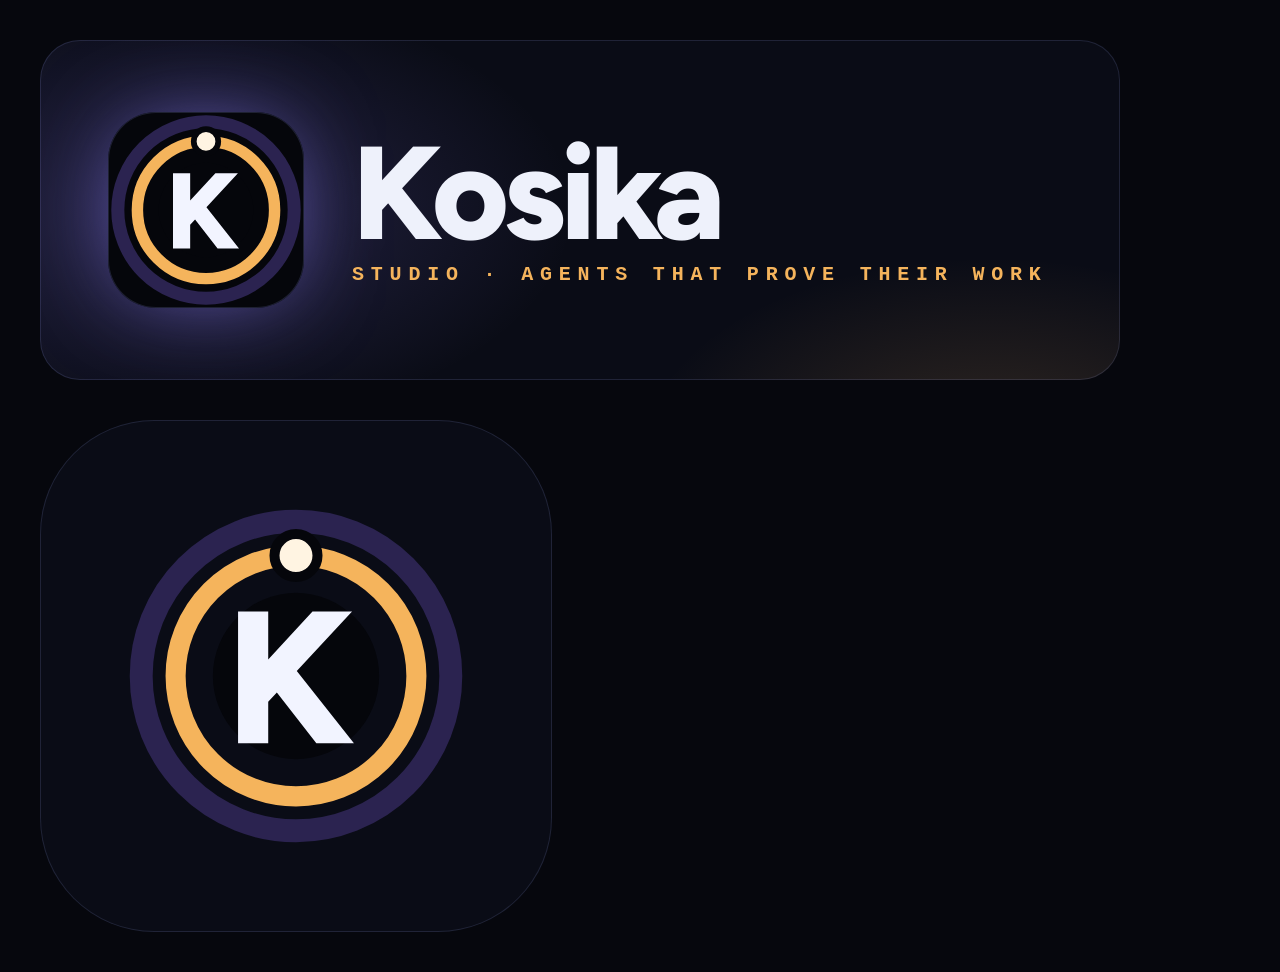
<file: tools/logo.html>
<!doctype html>
<!-- The source of media/kosika-logo.png and media/kosika-mark.png.
     Rendered by tools/make-logo.mjs; open it in a browser to see the lockup. -->
<html lang="en">
<head>
<meta charset="utf-8">
<style>
  @font-face { font-family: Figtree; src: url("../fonts/Figtree.ttf") format("truetype"); font-weight: 300 900; }
  * { box-sizing: border-box; margin: 0; padding: 0; }
  html, body { background: #06070d; }
  body { display: grid; gap: 40px; padding: 40px; font-family: Figtree, system-ui, sans-serif; }

  .lockup {
    width: 1080px; height: 340px; display: flex; align-items: center; gap: 48px;
    padding: 0 68px; border-radius: 40px; position: relative; overflow: hidden;
    background: #0a0c16;
    box-shadow: inset 0 0 0 1px rgba(160, 175, 255, .14);
  }
  .lockup::before {
    content: ""; position: absolute; inset: 0;
    background:
      radial-gradient(52% 90% at 12% 50%, rgba(139, 124, 246, .22), transparent 72%),
      radial-gradient(46% 80% at 88% 120%, rgba(245, 180, 92, .16), transparent 70%);
  }
  .lockup > * { position: relative; }
  .lockup img.mark { width: 196px; height: 196px; border-radius: 48px; flex: none;
    background: #05060b; box-shadow: inset 0 0 0 1px rgba(160, 175, 255, .16), 0 0 90px -18px rgba(139, 124, 246, .75); }
  .lockup .names { display: grid; gap: 14px; }
  .lockup .name { font-size: 132px; font-weight: 800; letter-spacing: -.045em; line-height: .88; color: #eef1fb; }
  .lockup .sub { font: 600 20px/1 ui-monospace, Consolas, monospace; letter-spacing: .34em; text-transform: uppercase; color: #f5b45c; }

  .tile { width: 512px; height: 512px; border-radius: 114px; background: #0a0c16; display: grid; place-items: center;
    box-shadow: inset 0 0 0 1px rgba(160, 175, 255, .14); }
  .tile img { width: 344px; height: 344px; }
</style>
</head>
<body>
  <div class="lockup" id="lockup">
    <img class="mark" src="../assets/mark.svg" alt="">
    <div class="names">
      <div class="name">Kosika</div>
      <div class="sub">Studio · agents that prove their work</div>
    </div>
  </div>

  <div class="tile" id="tile"><img src="../assets/mark.svg" alt="Kosika"></div>
</body>
</html>
</file>
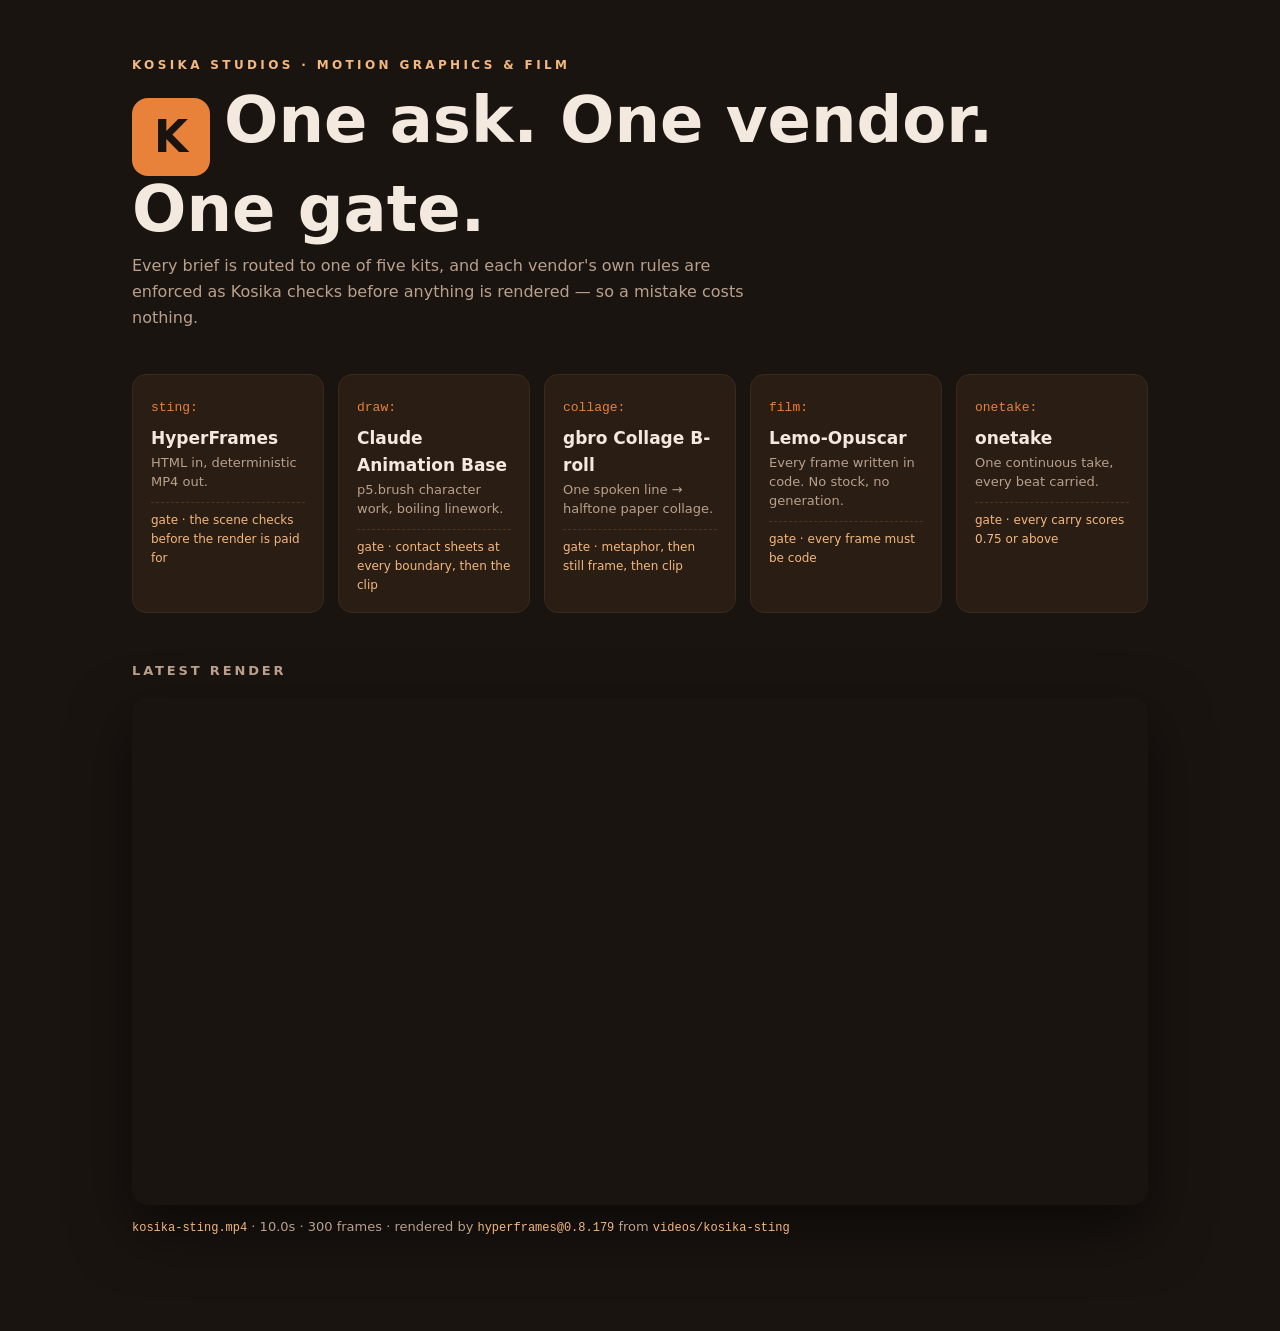
<file: videos/studios.html>
<!doctype html>
<html lang="en">
<head>
<meta charset="utf-8">
<title>Kosika Studios</title>
<style>
  :root {
    --bg: #1a1410;
    --bg-soft: #241a12;
    --panel: #2a1d13;
    --warm: #e8813a;
    --heat: #f2b880;
    --deep: #8a4b22;
    --cream: #f4e9df;
    --muted: #b9a08d;
  }
  * { box-sizing: border-box; }
  body {
    margin: 0;
    background: var(--bg);
    color: var(--cream);
    font: 16px/1.6 system-ui, -apple-system, sans-serif;
    min-height: 100vh;
  }
  .wrap { max-width: 1080px; margin: 0 auto; padding: 56px 32px 80px; }

  .kicker {
    color: var(--heat);
    text-transform: uppercase;
    letter-spacing: 0.28em;
    font-size: 12px;
    font-weight: 600;
  }
  h1 {
    font-size: clamp(40px, 6vw, 64px);
    line-height: 1.05;
    margin: 12px 0 10px;
    font-weight: 800;
  }
  h1 .mark {
    display: inline-grid;
    place-items: center;
    width: 78px; height: 78px;
    background: var(--warm);
    color: var(--bg);
    border-radius: 16px;
    font-size: 44px;
    margin-right: 14px;
    vertical-align: -10px;
  }
  .lede { color: var(--muted); max-width: 640px; margin: 0 0 44px; }

  /* The pipeline: one ask, one vendor, one gate */
  .pipeline {
    display: grid;
    gap: 14px;
    grid-template-columns: repeat(auto-fit, minmax(190px, 1fr));
    margin-bottom: 48px;
  }
  .stage {
    background: var(--panel);
    border: 1px solid #3a2a1d;
    border-radius: 14px;
    padding: 18px 18px 16px;
  }
  .stage .route {
    font-family: ui-monospace, monospace;
    color: var(--warm);
    font-size: 13px;
  }
  .stage b { display: block; font-size: 17px; margin: 6px 0 2px; }
  .stage small { color: var(--muted); font-size: 13px; line-height: 1.45; display: block; }
  .stage .gate {
    margin-top: 10px;
    font-size: 12px;
    color: var(--heat);
    border-top: 1px dashed #4a3524;
    padding-top: 8px;
  }

  /* Showcase */
  h2 { font-size: 13px; letter-spacing: .22em; text-transform: uppercase; color: var(--muted); margin: 0 0 16px; }
  video {
    width: 100%;
    border-radius: 16px;
    box-shadow: 0 24px 60px rgba(0,0,0,.55);
    display: block;
  }
  .caption { color: var(--muted); font-size: 13px; margin-top: 12px; }
  .caption code { color: var(--heat); font-size: 12px; }
</style>
</head>
<body>
<div class="wrap">
  <div class="kicker">Kosika Studios · motion graphics &amp; film</div>
  <h1><span class="mark">K</span>One ask. One vendor. One gate.</h1>
  <p class="lede">Every brief is routed to one of five kits, and each vendor's own rules are enforced as Kosika checks before anything is rendered — so a mistake costs nothing.</p>

  <div class="pipeline">
    <div class="stage">
      <span class="route">sting:</span><b>HyperFrames</b>
      <small>HTML in, deterministic MP4 out.</small>
      <div class="gate">gate · the scene checks before the render is paid for</div>
    </div>
    <div class="stage">
      <span class="route">draw:</span><b>Claude Animation Base</b>
      <small>p5.brush character work, boiling linework.</small>
      <div class="gate">gate · contact sheets at every boundary, then the clip</div>
    </div>
    <div class="stage">
      <span class="route">collage:</span><b>gbro Collage B-roll</b>
      <small>One spoken line → halftone paper collage.</small>
      <div class="gate">gate · metaphor, then still frame, then clip</div>
    </div>
    <div class="stage">
      <span class="route">film:</span><b>Lemo-Opuscar</b>
      <small>Every frame written in code. No stock, no generation.</small>
      <div class="gate">gate · every frame must be code</div>
    </div>
    <div class="stage">
      <span class="route">onetake:</span><b>onetake</b>
      <small>One continuous take, every beat carried.</small>
      <div class="gate">gate · every carry scores 0.75 or above</div>
    </div>
  </div>

  <h2>Latest render</h2>
  <video id="sting" autoplay loop playsinline muted
    src="[data-uri]"></video>
  <p class="caption"><code>kosika-sting.mp4</code> · 10.0s · 300 frames · rendered by <code>hyperframes@0.8.179</code> from <code>videos/kosika-sting</code></p>
</div>
<script>
  const v = document.getElementById("sting");
  v.play().catch(() => {});
</script>
</body>
</html>
</file>
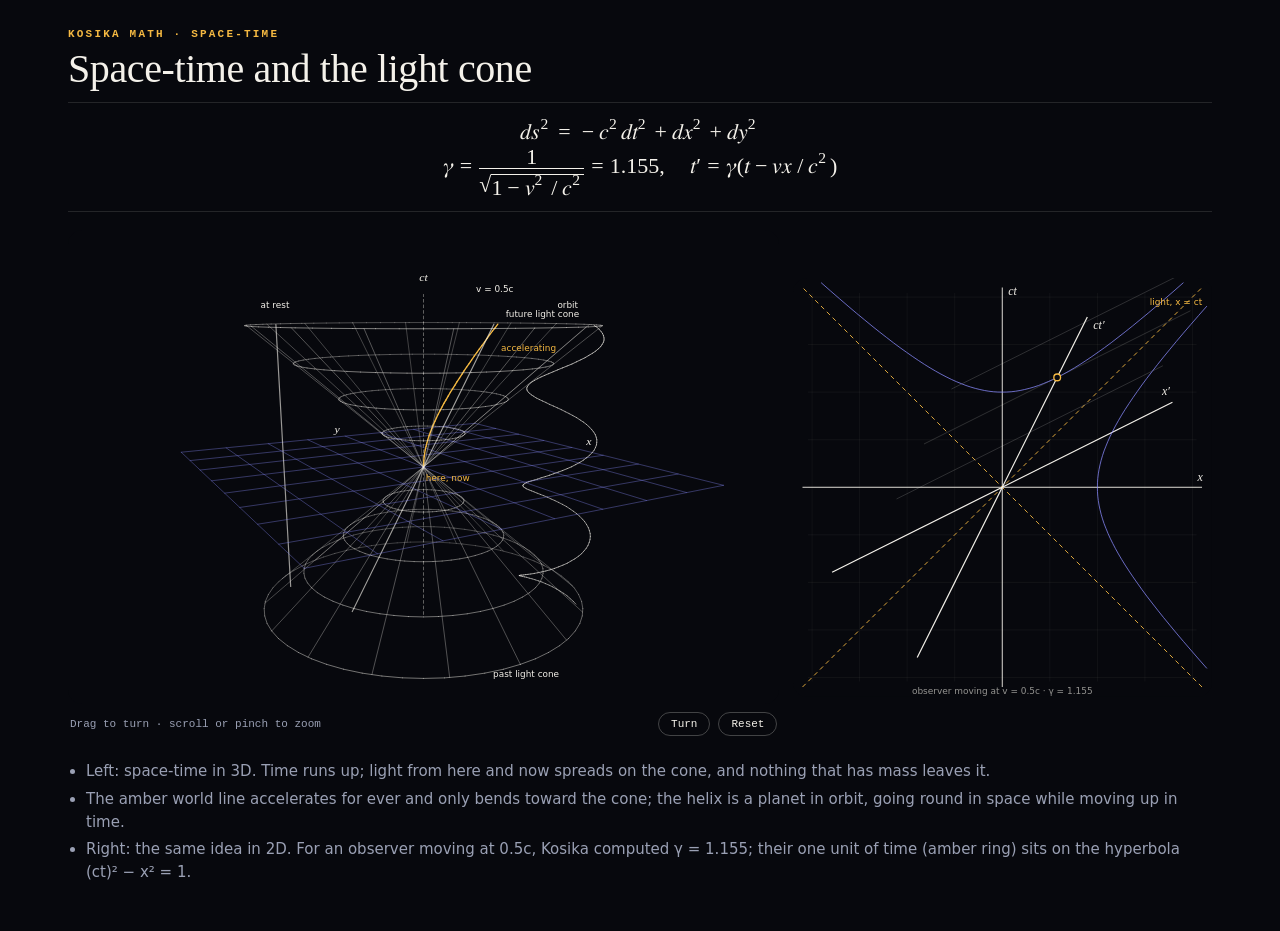
<file: gallery/live/spacetime.html>
<!doctype html><html lang="en"><head><meta charset="utf-8"><meta name="viewport" content="width=device-width,initial-scale=1"><title>Space-time and the light cone</title><style>:root{--bg:#07080d;--ink:#f4f1ea;--amber:#f5b942;--soft:#9aa0b4}*{box-sizing:border-box}body{margin:0;background:var(--bg);color:var(--ink);font:15px/1.55 system-ui,-apple-system,'Segoe UI',sans-serif}main{max-width:1180px;margin:0 auto;padding:28px 18px 40px}.kick{color:var(--amber);font:600 11px ui-monospace,Consolas,monospace;letter-spacing:.2em;text-transform:uppercase}h1{margin:6px 0 10px;font:400 clamp(26px,4vw,40px)/1.15 Georgia,'Times New Roman',serif;letter-spacing:-.01em}.nota{margin:4px 0 18px;padding:10px 0;border-top:1px solid rgba(244,241,234,.12);border-bottom:1px solid rgba(244,241,234,.12);font-size:22px}.nota math{margin:6px 0;font-family:'STIX Two Math','Cambria Math','Latin Modern Math',serif}.fig svg,.fig canvas{display:block;width:100%;height:auto;border-radius:14px}.pl-pair{display:grid;grid-template-columns:1.7fr 1fr;gap:14px;align-items:center}@media(max-width:760px){.pl-pair{grid-template-columns:1fr}}.pl-live canvas{aspect-ratio:3/2;touch-action:none;cursor:grab;background:var(--bg)}.pl-ctl{display:flex;gap:8px;align-items:center;padding:8px 2px;color:var(--soft);font:11px ui-monospace,Consolas,monospace}.pl-ctl span{margin-right:auto}.pl-ctl button{border:1px solid rgba(244,241,234,.25);border-radius:999px;padding:5px 12px;background:none;color:var(--ink);font:inherit;cursor:pointer}.pl-ctl button:hover{border-color:var(--amber);color:var(--amber)}ul{margin:16px 0 0;padding-left:18px;color:var(--soft)}li{margin:4px 0}.bad{color:#ff8b7a}.pl-draw{stroke-dasharray:6000;stroke-dashoffset:6000;animation:pl-pen 2.4s ease-out forwards}@keyframes pl-pen{to{stroke-dashoffset:0}}@media(prefers-reduced-motion:reduce){.pl-draw{animation:none;stroke-dashoffset:0}}</style></head><body><main><div class="kick">Kosika math &#183; space-time</div><h1>Space-time and the light cone</h1><div class="nota"><math display="block"><mi>d</mi><msup><mi>s</mi><mn>2</mn></msup><mo>=</mo><mo>&#8722;</mo><msup><mi>c</mi><mn>2</mn></msup><mi>d</mi><msup><mi>t</mi><mn>2</mn></msup><mo>+</mo><mi>d</mi><msup><mi>x</mi><mn>2</mn></msup><mo>+</mo><mi>d</mi><msup><mi>y</mi><mn>2</mn></msup></math><math display="block"><mi>&#947;</mi><mo>=</mo><mfrac><mn>1</mn><msqrt><mn>1</mn><mo>&#8722;</mo><msup><mi>v</mi><mn>2</mn></msup><mo>/</mo><msup><mi>c</mi><mn>2</mn></msup></msqrt></mfrac><mo>=</mo><mn>1.155</mn><mo>,</mo><mspace width="1em"/><mi>t</mi><mo>&#8242;</mo><mo>=</mo><mi>&#947;</mi><mo stretchy="false">(</mo><mi>t</mi><mo>&#8722;</mo><mi>v</mi><mi>x</mi><mo>/</mo><msup><mi>c</mi><mn>2</mn></msup><mo stretchy="false">)</mo></math></div><div class="fig"><div class="pl-pair"><div class='pl-live'><canvas width='960' height='680' tabindex='0' aria-label='Live 3D drawing. Drag to turn, scroll to zoom.'></canvas><div class='pl-ctl'><span>Drag to turn &#183; scroll or pinch to zoom</span><button type='button' data-spin>Turn</button><button type='button' data-reset>Reset</button></div></div><script>(()=>{const root=document.currentScript.previousElementSibling,cv=root.querySelector('canvas'),g=cv.getContext('2d');if(!g)return;const Q=[],L=[{p:[0.250,0.000,-0.225,0.249,0.026,-0.225,0.245,0.052,-0.225,0.238,0.077,-0.225,0.228,0.102,-0.225,0.217,0.125,-0.225,0.202,0.147,-0.225,0.186,0.167,-0.225,0.167,0.186,-0.225,0.147,0.202,-0.225,0.125,0.217,-0.225,0.102,0.228,-0.225,0.077,0.238,-0.225,0.052,0.245,-0.225,0.026,0.249,-0.225,0.000,0.250,-0.225,-0.026,0.249,-0.225,-0.052,0.245,-0.225,-0.077,0.238,-0.225,-0.102,0.228,-0.225,-0.125,0.217,-0.225,-0.147,0.202,-0.225,-0.167,0.186,-0.225,-0.186,0.167,-0.225,-0.202,0.147,-0.225,-0.217,0.125,-0.225,-0.228,0.102,-0.225,-0.238,0.077,-0.225,-0.245,0.052,-0.225,-0.249,0.026,-0.225,-0.250,0.000,-0.225,-0.249,-0.026,-0.225,-0.245,-0.052,-0.225,-0.238,-0.077,-0.225,-0.228,-0.102,-0.225,-0.217,-0.125,-0.225,-0.202,-0.147,-0.225,-0.186,-0.167,-0.225,-0.167,-0.186,-0.225,-0.147,-0.202,-0.225,-0.125,-0.217,-0.225,-0.102,-0.228,-0.225,-0.077,-0.238,-0.225,-0.052,-0.245,-0.225,-0.026,-0.249,-0.225,0.000,-0.250,-0.225,0.026,-0.249,-0.225,0.052,-0.245,-0.225,0.077,-0.238,-0.225,0.102,-0.228,-0.225,0.125,-0.217,-0.225,0.147,-0.202,-0.225,0.167,-0.186,-0.225,0.186,-0.167,-0.225,0.202,-0.147,-0.225,0.217,-0.125,-0.225,0.228,-0.102,-0.225,0.238,-0.077,-0.225,0.245,-0.052,-0.225,0.249,-0.026,-0.225,0.250,0.000,-0.225],c:'#f4f1ea',w:0.8,d:0,f:1},{p:[0.500,0.000,-0.450,0.497,0.052,-0.450,0.489,0.104,-0.450,0.476,0.155,-0.450,0.457,0.203,-0.450,0.433,0.250,-0.450,0.405,0.294,-0.450,0.372,0.335,-0.450,0.335,0.372,-0.450,0.294,0.405,-0.450,0.250,0.433,-0.450,0.203,0.457,-0.450,0.155,0.476,-0.450,0.104,0.489,-0.450,0.052,0.497,-0.450,0.000,0.500,-0.450,-0.052,0.497,-0.450,-0.104,0.489,-0.450,-0.155,0.476,-0.450,-0.203,0.457,-0.450,-0.250,0.433,-0.450,-0.294,0.405,-0.450,-0.335,0.372,-0.450,-0.372,0.335,-0.450,-0.405,0.294,-0.450,-0.433,0.250,-0.450,-0.457,0.203,-0.450,-0.476,0.155,-0.450,-0.489,0.104,-0.450,-0.497,0.052,-0.450,-0.500,0.000,-0.450,-0.497,-0.052,-0.450,-0.489,-0.104,-0.450,-0.476,-0.155,-0.450,-0.457,-0.203,-0.450,-0.433,-0.250,-0.450,-0.405,-0.294,-0.450,-0.372,-0.335,-0.450,-0.335,-0.372,-0.450,-0.294,-0.405,-0.450,-0.250,-0.433,-0.450,-0.203,-0.457,-0.450,-0.155,-0.476,-0.450,-0.104,-0.489,-0.450,-0.052,-0.497,-0.450,0.000,-0.500,-0.450,0.052,-0.497,-0.450,0.104,-0.489,-0.450,0.155,-0.476,-0.450,0.203,-0.457,-0.450,0.250,-0.433,-0.450,0.294,-0.405,-0.450,0.335,-0.372,-0.450,0.372,-0.335,-0.450,0.405,-0.294,-0.450,0.433,-0.250,-0.450,0.457,-0.203,-0.450,0.476,-0.155,-0.450,0.489,-0.104,-0.450,0.497,-0.052,-0.450,0.500,0.000,-0.450],c:'#f4f1ea',w:0.8,d:0,f:1},{p:[0.750,0.000,-0.675,0.746,0.078,-0.675,0.734,0.156,-0.675,0.713,0.232,-0.675,0.685,0.305,-0.675,0.650,0.375,-0.675,0.607,0.441,-0.675,0.557,0.502,-0.675,0.502,0.557,-0.675,0.441,0.607,-0.675,0.375,0.650,-0.675,0.305,0.685,-0.675,0.232,0.713,-0.675,0.156,0.734,-0.675,0.078,0.746,-0.675,0.000,0.750,-0.675,-0.078,0.746,-0.675,-0.156,0.734,-0.675,-0.232,0.713,-0.675,-0.305,0.685,-0.675,-0.375,0.650,-0.675,-0.441,0.607,-0.675,-0.502,0.557,-0.675,-0.557,0.502,-0.675,-0.607,0.441,-0.675,-0.650,0.375,-0.675,-0.685,0.305,-0.675,-0.713,0.232,-0.675,-0.734,0.156,-0.675,-0.746,0.078,-0.675,-0.750,0.000,-0.675,-0.746,-0.078,-0.675,-0.734,-0.156,-0.675,-0.713,-0.232,-0.675,-0.685,-0.305,-0.675,-0.650,-0.375,-0.675,-0.607,-0.441,-0.675,-0.557,-0.502,-0.675,-0.502,-0.557,-0.675,-0.441,-0.607,-0.675,-0.375,-0.650,-0.675,-0.305,-0.685,-0.675,-0.232,-0.713,-0.675,-0.156,-0.734,-0.675,-0.078,-0.746,-0.675,0.000,-0.750,-0.675,0.078,-0.746,-0.675,0.156,-0.734,-0.675,0.232,-0.713,-0.675,0.305,-0.685,-0.675,0.375,-0.650,-0.675,0.441,-0.607,-0.675,0.502,-0.557,-0.675,0.557,-0.502,-0.675,0.607,-0.441,-0.675,0.650,-0.375,-0.675,0.685,-0.305,-0.675,0.713,-0.232,-0.675,0.734,-0.156,-0.675,0.746,-0.078,-0.675,0.750,0.000,-0.675],c:'#f4f1ea',w:0.8,d:0,f:1},{p:[1.000,0.000,-0.900,0.995,0.105,-0.900,0.978,0.208,-0.900,0.951,0.309,-0.900,0.914,0.407,-0.900,0.866,0.500,-0.900,0.809,0.588,-0.900,0.743,0.669,-0.900,0.669,0.743,-0.900,0.588,0.809,-0.900,0.500,0.866,-0.900,0.407,0.914,-0.900,0.309,0.951,-0.900,0.208,0.978,-0.900,0.105,0.995,-0.900,0.000,1.000,-0.900,-0.105,0.995,-0.900,-0.208,0.978,-0.900,-0.309,0.951,-0.900,-0.407,0.914,-0.900,-0.500,0.866,-0.900,-0.588,0.809,-0.900,-0.669,0.743,-0.900,-0.743,0.669,-0.900,-0.809,0.588,-0.900,-0.866,0.500,-0.900,-0.914,0.407,-0.900,-0.951,0.309,-0.900,-0.978,0.208,-0.900,-0.995,0.105,-0.900,-1.000,0.000,-0.900,-0.995,-0.105,-0.900,-0.978,-0.208,-0.900,-0.951,-0.309,-0.900,-0.914,-0.407,-0.900,-0.866,-0.500,-0.900,-0.809,-0.588,-0.900,-0.743,-0.669,-0.900,-0.669,-0.743,-0.900,-0.588,-0.809,-0.900,-0.500,-0.866,-0.900,-0.407,-0.914,-0.900,-0.309,-0.951,-0.900,-0.208,-0.978,-0.900,-0.105,-0.995,-0.900,0.000,-1.000,-0.900,0.105,-0.995,-0.900,0.208,-0.978,-0.900,0.309,-0.951,-0.900,0.407,-0.914,-0.900,0.500,-0.866,-0.900,0.588,-0.809,-0.900,0.669,-0.743,-0.900,0.743,-0.669,-0.900,0.809,-0.588,-0.900,0.866,-0.500,-0.900,0.914,-0.407,-0.900,0.951,-0.309,-0.900,0.978,-0.208,-0.900,0.995,-0.105,-0.900,1.000,0.000,-0.900],c:'#f4f1ea',w:0.8,d:0,f:1},{p:[0.000,0.000,0.000,1.000,0.000,-0.900],c:'#f4f1ea',w:0.6,d:0,f:1},{p:[0.000,0.000,0.000,0.924,0.383,-0.900],c:'#f4f1ea',w:0.6,d:0,f:1},{p:[0.000,0.000,0.000,0.707,0.707,-0.900],c:'#f4f1ea',w:0.6,d:0,f:1},{p:[0.000,0.000,0.000,0.383,0.924,-0.900],c:'#f4f1ea',w:0.6,d:0,f:1},{p:[0.000,0.000,0.000,0.000,1.000,-0.900],c:'#f4f1ea',w:0.6,d:0,f:1},{p:[0.000,0.000,0.000,-0.383,0.924,-0.900],c:'#f4f1ea',w:0.6,d:0,f:1},{p:[0.000,0.000,0.000,-0.707,0.707,-0.900],c:'#f4f1ea',w:0.6,d:0,f:1},{p:[0.000,0.000,0.000,-0.924,0.383,-0.900],c:'#f4f1ea',w:0.6,d:0,f:1},{p:[0.000,0.000,0.000,-1.000,0.000,-0.900],c:'#f4f1ea',w:0.6,d:0,f:1},{p:[0.000,0.000,0.000,-0.924,-0.383,-0.900],c:'#f4f1ea',w:0.6,d:0,f:1},{p:[0.000,0.000,0.000,-0.707,-0.707,-0.900],c:'#f4f1ea',w:0.6,d:0,f:1},{p:[0.000,0.000,0.000,-0.383,-0.924,-0.900],c:'#f4f1ea',w:0.6,d:0,f:1},{p:[0.000,0.000,0.000,0.000,-1.000,-0.900],c:'#f4f1ea',w:0.6,d:0,f:1},{p:[0.000,0.000,0.000,0.383,-0.924,-0.900],c:'#f4f1ea',w:0.6,d:0,f:1},{p:[0.000,0.000,0.000,0.707,-0.707,-0.900],c:'#f4f1ea',w:0.6,d:0,f:1},{p:[0.000,0.000,0.000,0.924,-0.383,-0.900],c:'#f4f1ea',w:0.6,d:0,f:1},{p:[0.250,0.000,0.225,0.249,0.026,0.225,0.245,0.052,0.225,0.238,0.077,0.225,0.228,0.102,0.225,0.217,0.125,0.225,0.202,0.147,0.225,0.186,0.167,0.225,0.167,0.186,0.225,0.147,0.202,0.225,0.125,0.217,0.225,0.102,0.228,0.225,0.077,0.238,0.225,0.052,0.245,0.225,0.026,0.249,0.225,0.000,0.250,0.225,-0.026,0.249,0.225,-0.052,0.245,0.225,-0.077,0.238,0.225,-0.102,0.228,0.225,-0.125,0.217,0.225,-0.147,0.202,0.225,-0.167,0.186,0.225,-0.186,0.167,0.225,-0.202,0.147,0.225,-0.217,0.125,0.225,-0.228,0.102,0.225,-0.238,0.077,0.225,-0.245,0.052,0.225,-0.249,0.026,0.225,-0.250,0.000,0.225,-0.249,-0.026,0.225,-0.245,-0.052,0.225,-0.238,-0.077,0.225,-0.228,-0.102,0.225,-0.217,-0.125,0.225,-0.202,-0.147,0.225,-0.186,-0.167,0.225,-0.167,-0.186,0.225,-0.147,-0.202,0.225,-0.125,-0.217,0.225,-0.102,-0.228,0.225,-0.077,-0.238,0.225,-0.052,-0.245,0.225,-0.026,-0.249,0.225,0.000,-0.250,0.225,0.026,-0.249,0.225,0.052,-0.245,0.225,0.077,-0.238,0.225,0.102,-0.228,0.225,0.125,-0.217,0.225,0.147,-0.202,0.225,0.167,-0.186,0.225,0.186,-0.167,0.225,0.202,-0.147,0.225,0.217,-0.125,0.225,0.228,-0.102,0.225,0.238,-0.077,0.225,0.245,-0.052,0.225,0.249,-0.026,0.225,0.250,0.000,0.225],c:'#f4f1ea',w:0.8,d:0,f:1},{p:[0.500,0.000,0.450,0.497,0.052,0.450,0.489,0.104,0.450,0.476,0.155,0.450,0.457,0.203,0.450,0.433,0.250,0.450,0.405,0.294,0.450,0.372,0.335,0.450,0.335,0.372,0.450,0.294,0.405,0.450,0.250,0.433,0.450,0.203,0.457,0.450,0.155,0.476,0.450,0.104,0.489,0.450,0.052,0.497,0.450,0.000,0.500,0.450,-0.052,0.497,0.450,-0.104,0.489,0.450,-0.155,0.476,0.450,-0.203,0.457,0.450,-0.250,0.433,0.450,-0.294,0.405,0.450,-0.335,0.372,0.450,-0.372,0.335,0.450,-0.405,0.294,0.450,-0.433,0.250,0.450,-0.457,0.203,0.450,-0.476,0.155,0.450,-0.489,0.104,0.450,-0.497,0.052,0.450,-0.500,0.000,0.450,-0.497,-0.052,0.450,-0.489,-0.104,0.450,-0.476,-0.155,0.450,-0.457,-0.203,0.450,-0.433,-0.250,0.450,-0.405,-0.294,0.450,-0.372,-0.335,0.450,-0.335,-0.372,0.450,-0.294,-0.405,0.450,-0.250,-0.433,0.450,-0.203,-0.457,0.450,-0.155,-0.476,0.450,-0.104,-0.489,0.450,-0.052,-0.497,0.450,0.000,-0.500,0.450,0.052,-0.497,0.450,0.104,-0.489,0.450,0.155,-0.476,0.450,0.203,-0.457,0.450,0.250,-0.433,0.450,0.294,-0.405,0.450,0.335,-0.372,0.450,0.372,-0.335,0.450,0.405,-0.294,0.450,0.433,-0.250,0.450,0.457,-0.203,0.450,0.476,-0.155,0.450,0.489,-0.104,0.450,0.497,-0.052,0.450,0.500,0.000,0.450],c:'#f4f1ea',w:0.8,d:0,f:1},{p:[0.750,0.000,0.675,0.746,0.078,0.675,0.734,0.156,0.675,0.713,0.232,0.675,0.685,0.305,0.675,0.650,0.375,0.675,0.607,0.441,0.675,0.557,0.502,0.675,0.502,0.557,0.675,0.441,0.607,0.675,0.375,0.650,0.675,0.305,0.685,0.675,0.232,0.713,0.675,0.156,0.734,0.675,0.078,0.746,0.675,0.000,0.750,0.675,-0.078,0.746,0.675,-0.156,0.734,0.675,-0.232,0.713,0.675,-0.305,0.685,0.675,-0.375,0.650,0.675,-0.441,0.607,0.675,-0.502,0.557,0.675,-0.557,0.502,0.675,-0.607,0.441,0.675,-0.650,0.375,0.675,-0.685,0.305,0.675,-0.713,0.232,0.675,-0.734,0.156,0.675,-0.746,0.078,0.675,-0.750,0.000,0.675,-0.746,-0.078,0.675,-0.734,-0.156,0.675,-0.713,-0.232,0.675,-0.685,-0.305,0.675,-0.650,-0.375,0.675,-0.607,-0.441,0.675,-0.557,-0.502,0.675,-0.502,-0.557,0.675,-0.441,-0.607,0.675,-0.375,-0.650,0.675,-0.305,-0.685,0.675,-0.232,-0.713,0.675,-0.156,-0.734,0.675,-0.078,-0.746,0.675,0.000,-0.750,0.675,0.078,-0.746,0.675,0.156,-0.734,0.675,0.232,-0.713,0.675,0.305,-0.685,0.675,0.375,-0.650,0.675,0.441,-0.607,0.675,0.502,-0.557,0.675,0.557,-0.502,0.675,0.607,-0.441,0.675,0.650,-0.375,0.675,0.685,-0.305,0.675,0.713,-0.232,0.675,0.734,-0.156,0.675,0.746,-0.078,0.675,0.750,0.000,0.675],c:'#f4f1ea',w:0.8,d:0,f:1},{p:[1.000,0.000,0.900,0.995,0.105,0.900,0.978,0.208,0.900,0.951,0.309,0.900,0.914,0.407,0.900,0.866,0.500,0.900,0.809,0.588,0.900,0.743,0.669,0.900,0.669,0.743,0.900,0.588,0.809,0.900,0.500,0.866,0.900,0.407,0.914,0.900,0.309,0.951,0.900,0.208,0.978,0.900,0.105,0.995,0.900,0.000,1.000,0.900,-0.105,0.995,0.900,-0.208,0.978,0.900,-0.309,0.951,0.900,-0.407,0.914,0.900,-0.500,0.866,0.900,-0.588,0.809,0.900,-0.669,0.743,0.900,-0.743,0.669,0.900,-0.809,0.588,0.900,-0.866,0.500,0.900,-0.914,0.407,0.900,-0.951,0.309,0.900,-0.978,0.208,0.900,-0.995,0.105,0.900,-1.000,0.000,0.900,-0.995,-0.105,0.900,-0.978,-0.208,0.900,-0.951,-0.309,0.900,-0.914,-0.407,0.900,-0.866,-0.500,0.900,-0.809,-0.588,0.900,-0.743,-0.669,0.900,-0.669,-0.743,0.900,-0.588,-0.809,0.900,-0.500,-0.866,0.900,-0.407,-0.914,0.900,-0.309,-0.951,0.900,-0.208,-0.978,0.900,-0.105,-0.995,0.900,0.000,-1.000,0.900,0.105,-0.995,0.900,0.208,-0.978,0.900,0.309,-0.951,0.900,0.407,-0.914,0.900,0.500,-0.866,0.900,0.588,-0.809,0.900,0.669,-0.743,0.900,0.743,-0.669,0.900,0.809,-0.588,0.900,0.866,-0.500,0.900,0.914,-0.407,0.900,0.951,-0.309,0.900,0.978,-0.208,0.900,0.995,-0.105,0.900,1.000,0.000,0.900],c:'#f4f1ea',w:0.8,d:0,f:1},{p:[0.000,0.000,0.000,1.000,0.000,0.900],c:'#f4f1ea',w:0.6,d:0,f:1},{p:[0.000,0.000,0.000,0.924,0.383,0.900],c:'#f4f1ea',w:0.6,d:0,f:1},{p:[0.000,0.000,0.000,0.707,0.707,0.900],c:'#f4f1ea',w:0.6,d:0,f:1},{p:[0.000,0.000,0.000,0.383,0.924,0.900],c:'#f4f1ea',w:0.6,d:0,f:1},{p:[0.000,0.000,0.000,0.000,1.000,0.900],c:'#f4f1ea',w:0.6,d:0,f:1},{p:[0.000,0.000,0.000,-0.383,0.924,0.900],c:'#f4f1ea',w:0.6,d:0,f:1},{p:[0.000,0.000,0.000,-0.707,0.707,0.900],c:'#f4f1ea',w:0.6,d:0,f:1},{p:[0.000,0.000,0.000,-0.924,0.383,0.900],c:'#f4f1ea',w:0.6,d:0,f:1},{p:[0.000,0.000,0.000,-1.000,0.000,0.900],c:'#f4f1ea',w:0.6,d:0,f:1},{p:[0.000,0.000,0.000,-0.924,-0.383,0.900],c:'#f4f1ea',w:0.6,d:0,f:1},{p:[0.000,0.000,0.000,-0.707,-0.707,0.900],c:'#f4f1ea',w:0.6,d:0,f:1},{p:[0.000,0.000,0.000,-0.383,-0.924,0.900],c:'#f4f1ea',w:0.6,d:0,f:1},{p:[0.000,0.000,0.000,0.000,-1.000,0.900],c:'#f4f1ea',w:0.6,d:0,f:1},{p:[0.000,0.000,0.000,0.383,-0.924,0.900],c:'#f4f1ea',w:0.6,d:0,f:1},{p:[0.000,0.000,0.000,0.707,-0.707,0.900],c:'#f4f1ea',w:0.6,d:0,f:1},{p:[0.000,0.000,0.000,0.924,-0.383,0.900],c:'#f4f1ea',w:0.6,d:0,f:1},{p:[-1.200,-1.200,0.000,-1.200,1.200,0.000],c:'#8b8cff',w:0.5,d:0,f:0},{p:[-1.200,-1.200,0.000,1.200,-1.200,0.000],c:'#8b8cff',w:0.5,d:0,f:0},{p:[-0.900,-1.200,0.000,-0.900,1.200,0.000],c:'#8b8cff',w:0.5,d:0,f:0},{p:[-1.200,-0.900,0.000,1.200,-0.900,0.000],c:'#8b8cff',w:0.5,d:0,f:0},{p:[-0.600,-1.200,0.000,-0.600,1.200,0.000],c:'#8b8cff',w:0.5,d:0,f:0},{p:[-1.200,-0.600,0.000,1.200,-0.600,0.000],c:'#8b8cff',w:0.5,d:0,f:0},{p:[-0.300,-1.200,0.000,-0.300,1.200,0.000],c:'#8b8cff',w:0.5,d:0,f:0},{p:[-1.200,-0.300,0.000,1.200,-0.300,0.000],c:'#8b8cff',w:0.5,d:0,f:0},{p:[0.000,-1.200,0.000,0.000,1.200,0.000],c:'#8b8cff',w:0.5,d:0,f:0},{p:[-1.200,0.000,0.000,1.200,0.000,0.000],c:'#8b8cff',w:0.5,d:0,f:0},{p:[0.300,-1.200,0.000,0.300,1.200,0.000],c:'#8b8cff',w:0.5,d:0,f:0},{p:[-1.200,0.300,0.000,1.200,0.300,0.000],c:'#8b8cff',w:0.5,d:0,f:0},{p:[0.600,-1.200,0.000,0.600,1.200,0.000],c:'#8b8cff',w:0.5,d:0,f:0},{p:[-1.200,0.600,0.000,1.200,0.600,0.000],c:'#8b8cff',w:0.5,d:0,f:0},{p:[0.900,-1.200,0.000,0.900,1.200,0.000],c:'#8b8cff',w:0.5,d:0,f:0},{p:[-1.200,0.900,0.000,1.200,0.900,0.000],c:'#8b8cff',w:0.5,d:0,f:0},{p:[1.200,-1.200,0.000,1.200,1.200,0.000],c:'#8b8cff',w:0.5,d:0,f:0},{p:[-1.200,1.200,0.000,1.200,1.200,0.000],c:'#8b8cff',w:0.5,d:0,f:0},{p:[-0.700,0.550,-0.900,-0.700,0.550,0.900],c:'#f4f1ea',w:1.6,d:0,f:1},{p:[-0.500,0.000,-0.900,0.500,0.000,0.900],c:'#f4f1ea',w:1.6,d:0,f:1},{p:[0.000,0.000,0.000,0.001,0.000,0.023,0.002,0.000,0.045,0.005,0.000,0.068,0.008,0.000,0.090,0.012,0.000,0.113,0.018,0.000,0.135,0.024,0.000,0.158,0.031,0.000,0.180,0.039,0.000,0.203,0.048,0.000,0.225,0.058,0.000,0.248,0.068,0.000,0.270,0.079,0.000,0.293,0.091,0.000,0.315,0.103,0.000,0.338,0.116,0.000,0.360,0.130,0.000,0.383,0.143,0.000,0.405,0.158,0.000,0.427,0.173,0.000,0.450,0.188,0.000,0.473,0.204,0.000,0.495,0.220,0.000,0.517,0.236,0.000,0.540,0.253,0.000,0.562,0.270,0.000,0.585,0.287,0.000,0.608,0.304,0.000,0.630,0.322,0.000,0.652,0.340,0.000,0.675,0.358,0.000,0.698,0.377,0.000,0.720,0.395,0.000,0.742,0.414,0.000,0.765,0.433,0.000,0.787,0.452,0.000,0.810,0.471,0.000,0.833,0.490,0.000,0.855,0.510,0.000,0.877,0.530,0.000,0.900],c:'#f5b942',w:1.8,d:0,f:0},{p:[0.750,-0.600,-0.900,0.749,-0.576,-0.889,0.744,-0.553,-0.878,0.738,-0.531,-0.866,0.728,-0.509,-0.855,0.716,-0.489,-0.844,0.702,-0.470,-0.833,0.686,-0.453,-0.821,0.668,-0.438,-0.810,0.648,-0.426,-0.799,0.627,-0.415,-0.787,0.604,-0.408,-0.776,0.581,-0.402,-0.765,0.558,-0.400,-0.754,0.534,-0.401,-0.743,0.511,-0.404,-0.731,0.488,-0.410,-0.720,0.466,-0.418,-0.709,0.446,-0.429,-0.698,0.426,-0.443,-0.686,0.409,-0.459,-0.675,0.393,-0.476,-0.664,0.379,-0.496,-0.653,0.368,-0.516,-0.641,0.360,-0.538,-0.630,0.354,-0.561,-0.619,0.351,-0.584,-0.607,0.350,-0.608,-0.596,0.352,-0.631,-0.585,0.358,-0.654,-0.574,0.365,-0.677,-0.562,0.376,-0.698,-0.551,0.388,-0.718,-0.540,0.403,-0.736,-0.529,0.420,-0.752,-0.518,0.439,-0.766,-0.506,0.459,-0.778,-0.495,0.481,-0.788,-0.484,0.503,-0.794,-0.472,0.526,-0.799,-0.461,0.550,-0.800,-0.450,0.574,-0.799,-0.439,0.597,-0.794,-0.427,0.619,-0.788,-0.416,0.641,-0.778,-0.405,0.661,-0.766,-0.394,0.680,-0.752,-0.383,0.697,-0.736,-0.371,0.712,-0.718,-0.360,0.724,-0.698,-0.349,0.735,-0.677,-0.338,0.742,-0.654,-0.326,0.748,-0.631,-0.315,0.750,-0.608,-0.304,0.749,-0.584,-0.292,0.746,-0.561,-0.281,0.740,-0.538,-0.270,0.732,-0.516,-0.259,0.721,-0.496,-0.247,0.707,-0.476,-0.236,0.691,-0.459,-0.225,0.674,-0.443,-0.214,0.654,-0.429,-0.203,0.634,-0.418,-0.191,0.612,-0.410,-0.180,0.589,-0.404,-0.169,0.566,-0.401,-0.158,0.542,-0.400,-0.146,0.519,-0.402,-0.135,0.496,-0.408,-0.124,0.473,-0.415,-0.113,0.452,-0.426,-0.101,0.432,-0.438,-0.090,0.414,-0.453,-0.079,0.398,-0.470,-0.067,0.384,-0.489,-0.056,0.372,-0.509,-0.045,0.362,-0.531,-0.034,0.356,-0.553,-0.022,0.351,-0.576,-0.011,0.350,-0.600,0.000,0.351,-0.624,0.011,0.356,-0.647,0.022,0.362,-0.669,0.034,0.372,-0.691,0.045,0.384,-0.711,0.056,0.398,-0.730,0.068,0.414,-0.747,0.079,0.432,-0.762,0.090,0.452,-0.774,0.101,0.473,-0.785,0.112,0.496,-0.792,0.124,0.519,-0.798,0.135,0.542,-0.800,0.146,0.566,-0.799,0.158,0.589,-0.796,0.169,0.612,-0.790,0.180,0.634,-0.782,0.191,0.654,-0.771,0.203,0.674,-0.757,0.214,0.691,-0.741,0.225,0.707,-0.724,0.236,0.721,-0.704,0.247,0.732,-0.684,0.259,0.740,-0.662,0.270,0.746,-0.639,0.281,0.749,-0.616,0.293,0.750,-0.592,0.304,0.748,-0.569,0.315,0.742,-0.546,0.326,0.735,-0.523,0.338,0.724,-0.502,0.349,0.712,-0.482,0.360,0.697,-0.464,0.371,0.680,-0.448,0.383,0.661,-0.434,0.394,0.641,-0.422,0.405,0.619,-0.412,0.416,0.597,-0.406,0.428,0.574,-0.401,0.439,0.550,-0.400,0.450,0.526,-0.401,0.461,0.503,-0.406,0.473,0.481,-0.412,0.484,0.459,-0.422,0.495,0.439,-0.434,0.506,0.420,-0.448,0.517,0.403,-0.464,0.529,0.388,-0.482,0.540,0.376,-0.502,0.551,0.365,-0.523,0.562,0.358,-0.546,0.574,0.352,-0.569,0.585,0.350,-0.592,0.596,0.351,-0.616,0.608,0.354,-0.639,0.619,0.360,-0.662,0.630,0.368,-0.684,0.641,0.379,-0.704,0.652,0.393,-0.724,0.664,0.409,-0.741,0.675,0.426,-0.757,0.686,0.446,-0.771,0.697,0.466,-0.782,0.709,0.488,-0.790,0.720,0.511,-0.796,0.731,0.534,-0.799,0.743,0.558,-0.800,0.754,0.581,-0.798,0.765,0.604,-0.792,0.776,0.627,-0.785,0.787,0.648,-0.774,0.799,0.668,-0.762,0.810,0.686,-0.747,0.821,0.702,-0.730,0.832,0.716,-0.711,0.844,0.728,-0.691,0.855,0.738,-0.669,0.866,0.744,-0.647,0.878,0.749,-0.624,0.889,0.750,-0.600,0.900],c:'#f4f1ea',w:1.2,d:0,f:1},{p:[0.000,0.000,-1.050,0.000,0.000,1.080],c:'#f4f1ea',w:0.8,d:1,f:1}],T=[[0.000,0.000,1.160,'ct','#f4f1ea'],[1.360,0.000,0.000,'x','#f4f1ea'],[0.000,1.360,0.000,'y','#f4f1ea'],[0.000,-1.050,0.950,'future light cone','#f4f1ea'],[0.000,-1.050,-0.950,'past light cone','#f4f1ea'],[0.780,0.000,0.720,'accelerating','#f5b942'],[-0.700,0.550,1.000,'at rest','#f4f1ea'],[0.500,0.000,1.100,'v = 0.5c','#f4f1ea'],[0.550,-0.600,1.000,'orbit','#f4f1ea'],[0.100,-0.120,-0.080,'here, now','#f5b942']],W=960,H=680,BG='#07080d',INK='#f4f1ea',home={yaw:30,pitch:14,zoom:1};let cam={...home},drag=null,spin=false,last=0,pinch=0;const sb=root.querySelector('[data-spin]');function P(x,y,z){const a=cam.yaw*Math.PI/180,p=cam.pitch*Math.PI/180,x1=x*Math.cos(a)-y*Math.sin(a),y1=x*Math.sin(a)+y*Math.cos(a),up=z*Math.cos(p)+y1*Math.sin(p),d=y1*Math.cos(p)-z*Math.sin(p),f=4/(4+d),s=W*.23*cam.zoom;return [W/2+x1*s*f,H*.5-up*s*f,d]}function fade(d){return Math.max(.28,Math.min(.95,.95-(d+1.4)*.22))}function rgba(c,o){return 'rgba('+parseInt(c.slice(1,3),16)+','+parseInt(c.slice(3,5),16)+','+parseInt(c.slice(5,7),16)+','+o+')'}function draw(){const box=cv.getBoundingClientRect(),r=window.devicePixelRatio||1,w=Math.max(1,Math.round(box.width*r)),h=Math.max(1,Math.round(box.height*r));if(cv.width!==w||cv.height!==h){cv.width=w;cv.height=h}g.setTransform(w/W,0,0,h/H,0,0);g.fillStyle=BG;g.fillRect(0,0,W,H);const items=[];for(const q of Q){const a=P(q[0],q[1],q[2]),b=P(q[3],q[4],q[5]),c=P(q[6],q[7],q[8]),d=P(q[9],q[10],q[11]);items.push({k:(a[2]+b[2]+c[2]+d[2])/4,q:[a,b,c,d]})}for(const l of L){for(let i=0;i+5<l.p.length;i+=3){const a=P(l.p[i],l.p[i+1],l.p[i+2]),b=P(l.p[i+3],l.p[i+4],l.p[i+5]);items.push({k:(a[2]+b[2])/2-.03,s:[a,b],l})}}items.sort((m,n)=>n.k-m.k);g.lineJoin='round';g.lineCap='round';for(const it of items){if(it.q){g.beginPath();g.moveTo(it.q[0][0],it.q[0][1]);for(let j=1;j<4;j++)g.lineTo(it.q[j][0],it.q[j][1]);g.closePath();g.fillStyle=BG;g.fill();g.strokeStyle=rgba(INK,fade(it.k));g.lineWidth=.8;g.setLineDash([]);g.stroke()}else{const l=it.l;g.beginPath();g.moveTo(it.s[0][0],it.s[0][1]);g.lineTo(it.s[1][0],it.s[1][1]);g.strokeStyle=l.f?rgba(l.c,fade(it.k)):l.c;g.lineWidth=l.w;g.setLineDash(l.d?[4,4]:[]);g.stroke()}}g.setLineDash([]);g.textAlign='center';for(const t of T){const p=P(t[0],t[1],t[2]);g.fillStyle=t[4];g.font=t[3].length<=2?'italic 16px Georgia,serif':'12px system-ui,sans-serif';g.fillText(t[3].replace('&#39;',"'"),p[0],p[1])}}function tick(now){if(!spin)return;if(last)cam.yaw+=(now-last)*.015;last=now;draw();requestAnimationFrame(tick)}cv.addEventListener('pointerdown',e=>{drag=[e.clientX,e.clientY];cv.setPointerCapture(e.pointerId);spin=false;sb.textContent='Turn'});cv.addEventListener('pointermove',e=>{if(!drag)return;cam.yaw+=(e.clientX-drag[0])*.5;cam.pitch=Math.max(-10,Math.min(89,cam.pitch+(e.clientY-drag[1])*.4));drag=[e.clientX,e.clientY];draw()});cv.addEventListener('pointerup',()=>drag=null);cv.addEventListener('pointercancel',()=>drag=null);cv.addEventListener('wheel',e=>{e.preventDefault();cam.zoom=Math.max(.5,Math.min(2.6,cam.zoom*(e.deltaY>0?.92:1.08)));draw()},{passive:false});cv.addEventListener('touchmove',e=>{if(e.touches.length!==2)return;const d=Math.hypot(e.touches[0].clientX-e.touches[1].clientX,e.touches[0].clientY-e.touches[1].clientY);if(pinch)cam.zoom=Math.max(.5,Math.min(2.6,cam.zoom*d/pinch));pinch=d;draw()},{passive:true});cv.addEventListener('touchend',()=>pinch=0);cv.addEventListener('keydown',e=>{const k=e.key;if(k==='ArrowLeft')cam.yaw-=5;else if(k==='ArrowRight')cam.yaw+=5;else if(k==='ArrowUp')cam.pitch=Math.min(89,cam.pitch+5);else if(k==='ArrowDown')cam.pitch=Math.max(-10,cam.pitch-5);else return;e.preventDefault();draw()});sb.addEventListener('click',()=>{spin=!spin;sb.textContent=spin?'Stop':'Turn';last=0;if(spin)requestAnimationFrame(tick)});root.querySelector('[data-reset]').addEventListener('click',()=>{cam={...home};draw()});window.addEventListener('resize',draw);draw()})();</script><svg xmlns="http://www.w3.org/2000/svg" class="pl-svg" width="560" height="560" viewBox="0 0 560 560" role="img" aria-label="Minkowski diagram for v = 0.5c"><rect width="560" height="560" fill="#07080d"/><line x1="25.5" y1="20" x2="25.5" y2="540" stroke="#f4f1ea" stroke-opacity=".06"/><line x1="20" y1="25.5" x2="540" y2="25.5" stroke="#f4f1ea" stroke-opacity=".06"/><line x1="89.1" y1="20" x2="89.1" y2="540" stroke="#f4f1ea" stroke-opacity=".06"/><line x1="20" y1="89.1" x2="540" y2="89.1" stroke="#f4f1ea" stroke-opacity=".06"/><line x1="152.7" y1="20" x2="152.7" y2="540" stroke="#f4f1ea" stroke-opacity=".06"/><line x1="20" y1="152.7" x2="540" y2="152.7" stroke="#f4f1ea" stroke-opacity=".06"/><line x1="216.4" y1="20" x2="216.4" y2="540" stroke="#f4f1ea" stroke-opacity=".06"/><line x1="20" y1="216.4" x2="540" y2="216.4" stroke="#f4f1ea" stroke-opacity=".06"/><line x1="280.0" y1="20" x2="280.0" y2="540" stroke="#f4f1ea" stroke-opacity=".06"/><line x1="20" y1="280.0" x2="540" y2="280.0" stroke="#f4f1ea" stroke-opacity=".06"/><line x1="343.6" y1="20" x2="343.6" y2="540" stroke="#f4f1ea" stroke-opacity=".06"/><line x1="20" y1="343.6" x2="540" y2="343.6" stroke="#f4f1ea" stroke-opacity=".06"/><line x1="407.3" y1="20" x2="407.3" y2="540" stroke="#f4f1ea" stroke-opacity=".06"/><line x1="20" y1="407.3" x2="540" y2="407.3" stroke="#f4f1ea" stroke-opacity=".06"/><line x1="470.9" y1="20" x2="470.9" y2="540" stroke="#f4f1ea" stroke-opacity=".06"/><line x1="20" y1="470.9" x2="540" y2="470.9" stroke="#f4f1ea" stroke-opacity=".06"/><line x1="534.5" y1="20" x2="534.5" y2="540" stroke="#f4f1ea" stroke-opacity=".06"/><line x1="20" y1="534.5" x2="540" y2="534.5" stroke="#f4f1ea" stroke-opacity=".06"/><line x1="12.727272727272748" y1="280" x2="547.2727272727273" y2="280" stroke="#f4f1ea" stroke-width="1.2"/><line x1="280" y1="547.2727272727273" x2="280" y2="12.727272727272748" stroke="#f4f1ea" stroke-width="1.2"/><line x1="12.727272727272748" y1="547.2727272727273" x2="547.2727272727273" y2="12.727272727272748" stroke="#f5b942" stroke-width="1.2" stroke-dasharray="6 5"/><line x1="547.2727272727273" y1="547.2727272727273" x2="12.727272727272748" y2="12.727272727272748" stroke="#f5b942" stroke-width="1.2" stroke-dasharray="6 5"/><line x1="166.2" y1="507.7" x2="393.8" y2="52.3" stroke="#f4f1ea" stroke-width="1.6"/><line x1="52.3" y1="393.8" x2="507.7" y2="166.2" stroke="#f4f1ea" stroke-width="1.6"/><line x1="138.6" y1="295.6" x2="494.9" y2="117.4" stroke="#f4f1ea" stroke-opacity=".28" stroke-width=".8"/><line x1="175.3" y1="222.1" x2="531.7" y2="43.9" stroke="#f4f1ea" stroke-opacity=".28" stroke-width=".8"/><line x1="212.0" y1="148.6" x2="568.4" y2="-29.5" stroke="#f4f1ea" stroke-opacity=".28" stroke-width=".8"/><path d="M37.6 6.2L50.2 17.3L62.2 27.7L73.7 37.6L84.8 47.0L95.5 55.8L105.7 64.2L115.6 72.1L125.1 79.5L134.3 86.6L143.2 93.2L151.8 99.3L160.1 105.1L168.1 110.5L175.9 115.6L183.5 120.3L190.8 124.6L198.0 128.6L204.9 132.2L211.8 135.6L218.4 138.6L225.0 141.3L231.4 143.8L237.7 145.9L243.9 147.7L250.0 149.2L256.1 150.5L262.1 151.5L268.1 152.2L274.1 152.6L280.0 152.7L285.9 152.6L291.9 152.2L297.9 151.5L303.9 150.5L310.0 149.2L316.1 147.7L322.3 145.9L328.6 143.8L335.0 141.3L341.6 138.6L348.2 135.6L355.1 132.2L362.0 128.6L369.2 124.6L376.5 120.3L384.1 115.6L391.9 110.5L399.9 105.1L408.2 99.3L416.8 93.2L425.7 86.6L434.9 79.5L444.4 72.1L454.3 64.2L464.5 55.8L475.2 47.0L486.3 37.6L497.8 27.7L509.8 17.3L522.4 6.2" fill="none" stroke="#8b8cff" stroke-width="1"/><path d="M553.8 522.4L542.7 509.8L532.3 497.8L522.4 486.3L513.0 475.2L504.2 464.5L495.8 454.3L487.9 444.4L480.5 434.9L473.4 425.7L466.8 416.8L460.7 408.2L454.9 399.9L449.5 391.9L444.4 384.1L439.7 376.5L435.4 369.2L431.4 362.0L427.8 355.1L424.4 348.2L421.4 341.6L418.7 335.0L416.2 328.6L414.1 322.3L412.3 316.1L410.8 310.0L409.5 303.9L408.5 297.9L407.8 291.9L407.4 285.9L407.3 280.0L407.4 274.1L407.8 268.1L408.5 262.1L409.5 256.1L410.8 250.0L412.3 243.9L414.1 237.7L416.2 231.4L418.7 225.0L421.4 218.4L424.4 211.8L427.8 204.9L431.4 198.0L435.4 190.8L439.7 183.5L444.4 175.9L449.5 168.1L454.9 160.1L460.7 151.8L466.8 143.2L473.4 134.3L480.5 125.1L487.9 115.6L495.8 105.7L504.2 95.5L513.0 84.8L522.4 73.7L532.3 62.2L542.7 50.2L553.8 37.6" fill="none" stroke="#8b8cff" stroke-width="1"/><circle cx="353.5" cy="133.0" r="4.5" fill="#07080d" stroke="#f5b942" stroke-width="1.8"/><text x="541.2727272727273" y="272" fill="#f4f1ea" font-family="Georgia,serif" font-style="italic" font-size="16">x</text><text x="288" y="22.727272727272748" fill="#f4f1ea" font-family="Georgia,serif" font-style="italic" font-size="16">ct</text><text x="401.8" y="68.3" fill="#f4f1ea" font-family="Georgia,serif" font-style="italic" font-size="16">ct&#8242;</text><text x="493.7" y="156.2" fill="#f4f1ea" font-family="Georgia,serif" font-style="italic" font-size="16">x&#8242;</text><text x="477.27272727272725" y="36.72727272727275" fill="#f5b942" font-size="12">light, x = ct</text><text x="280" y="556" fill="#f4f1ea" fill-opacity=".6" font-size="12" text-anchor="middle">observer moving at v = 0.5c &#183; &#947; = 1.155</text></svg></div></div><ul><li>Left: space-time in 3D. Time runs up; light from here and now spreads on the cone, and nothing that has mass leaves it.</li><li>The amber world line accelerates for ever and only bends toward the cone; the helix is a planet in orbit, going round in space while moving up in time.</li><li>Right: the same idea in 2D. For an observer moving at 0.5c, Kosika computed &#947; = 1.155; their one unit of time (amber ring) sits on the hyperbola (ct)&#178; &#8722; x&#178; = 1.</li></ul></main></body></html>
</file>
<file: assets/site.css>
/* Kosika Studio — the site.
   Two worlds in one document: the screen (ink, gold, indigo) and the paper
   (cream, halftone, stamps). Everything moves on a spring, and the reader's
   scroll is the timeline.

   Motion system, after the motion-showreel craft notes: one main movement at
   a time, entrances 0.4–0.6s, exits always quicker (0.2–0.3s), siblings
   60ms apart, overshoot on anything that lands, nothing animated but
   transform and opacity. The tracked-caps labels and the hairline overline
   are this site's own editorial system (kept on purpose); everything else
   follows the floor. */

@font-face {
  font-family: "Figtree";
  src: url("../fonts/Figtree.ttf") format("truetype");
  font-weight: 300 900;
  font-display: swap;
}

:root {
  --bg: #06070d;
  --panel: rgba(15, 17, 30, .66);
  --ink: #e9ecf8;
  --soft: #a3aac8;
  --faint: #6d7496;
  --line: rgba(148, 160, 220, .13);
  --accent: #f5b45c;
  --ok: #5ad1a0;
  --bad: #f26d7e;
  --think: #9a8cff;
  --mem: #5ec8e6;
  --code: #8b96b8;
  --glass: rgba(18, 20, 36, .58);
  --glass-edge: rgba(160, 175, 255, .16);

  --paper: #efe6d2;
  --paper-2: #e4d8be;
  --navy: #101426;
  --red: #e2543c;

  /* one accent tint, so the gold is mixed in one place */
  --accent-soft: rgba(245, 180, 92, .34);
  --accent-line: rgba(245, 180, 92, .55);

  --display: "Figtree", system-ui, -apple-system, sans-serif;
  --mono: ui-monospace, "Cascadia Mono", "SF Mono", Consolas, monospace;
  /* the motion character: settle = no rebound, spring = lands with a little,
     snap = hard start and a long glide */
  --settle: cubic-bezier(.16, 1, .3, 1);
  --snap: cubic-bezier(.23, 1, .32, 1);
  --spring: cubic-bezier(.18, 1.16, .34, 1);
  --in: .55s;
  --out: .22s;
  --stag: 60ms;
  color-scheme: dark;
}

* { box-sizing: border-box; }
html { scroll-behavior: smooth; }
html, body { overflow-x: clip; }
body {
  margin: 0;
  background: var(--bg);
  color: var(--ink);
  font: 16px/1.6 var(--display), system-ui, sans-serif;
  -webkit-font-smoothing: antialiased;
}
::selection { background: rgba(154, 140, 255, .38); }
::-webkit-scrollbar { width: 10px; }
::-webkit-scrollbar-thumb { background: rgba(148, 160, 220, .18); border-radius: 99px; border: 3px solid transparent; background-clip: content-box; }
img, video { max-width: 100%; display: block; }

a { color: var(--accent); text-decoration: none; }
a:hover { text-decoration: underline; text-underline-offset: 3px; }
/* focus is a state, not a fade: it arrives at once, on every control */
:focus-visible {
  outline: 2px solid var(--accent); outline-offset: 3px; border-radius: 4px;
  transition: none;
}
.paper :focus-visible { outline-color: #8a3f2c; }
.btn.primary:focus-visible, .bar .cta:focus-visible { outline-color: var(--ink); }
.skip { position: absolute; left: -999px; }
.skip:focus { left: 16px; top: 16px; z-index: 99; background: var(--accent); color: #0a0c16; padding: 10px 16px; border-radius: 8px; }

/* the room the page sits in */
body::before {
  content: ""; position: fixed; inset: -20vmax; z-index: -2; pointer-events: none;
  background:
    radial-gradient(38vmax 30vmax at 18% 12%, rgba(139, 124, 246, .16), transparent 70%),
    radial-gradient(34vmax 26vmax at 84% 8%, rgba(245, 180, 92, .08), transparent 70%),
    radial-gradient(42vmax 34vmax at 58% 96%, rgba(94, 200, 230, .06), transparent 72%);
}
body::after {
  content: ""; position: fixed; z-index: -1; pointer-events: none;
  right: -18vmax; top: -26vmax; width: 64vmax; height: 64vmax; border-radius: 50%;
  background: radial-gradient(closest-side, transparent 52%, rgba(139, 124, 246, .2) 55.5%, rgba(245, 180, 92, .15) 63%, transparent 71%);
  filter: blur(5px); opacity: .8;
}

/* a fixed, very quiet grain over the screen world */
.grain {
  position: fixed; inset: 0; z-index: 45; pointer-events: none; opacity: .045;
  background-image: url("data:image/svg+xml;utf8,<svg xmlns='http://www.w3.org/2000/svg' width='160' height='160'><filter id='n'><feTurbulence type='fractalNoise' baseFrequency='.9' numOctaves='3' stitchTiles='stitch'/></filter><rect width='160' height='160' filter='url(%23n)' opacity='.55'/></svg>");
  mix-blend-mode: screen;
}

/* ── chrome ─────────────────────────────────────────────────────── */
.bar {
  position: fixed; inset: 0 0 auto; z-index: 50;
  display: flex; align-items: center; gap: 26px; padding: 16px 4vw;
  background: rgba(6, 7, 13, 0); border-bottom: 1px solid transparent;
  transition: background .5s, border-color .5s, padding .5s;
}
.bar.scrolled { background: rgba(6, 7, 13, .74); backdrop-filter: blur(18px); -webkit-backdrop-filter: blur(18px); border-color: var(--line); padding: 11px 4vw; }
.bar .wordmark { display: flex; align-items: center; gap: 11px; font-weight: 750; font-size: 17px; color: var(--ink); letter-spacing: -.01em; }
.bar .wordmark:hover { text-decoration: none; }
.bar .wordmark small { font: 700 8.5px/1 var(--mono); letter-spacing: .3em; text-transform: uppercase; color: var(--faint); margin-left: 4px; }
.bar nav { display: flex; gap: 22px; margin-left: auto; font-size: 13.5px; font-weight: 550; }
.bar nav a { color: var(--soft); }
.bar nav a:hover { color: var(--ink); text-decoration: none; }
.bar .cta { font: 650 13px var(--display); color: #0a0c16; background: var(--accent); padding: 10px 18px; border-radius: 10px; box-shadow: 0 10px 30px -12px rgba(245, 180, 92, .55); }
.bar .cta:hover { text-decoration: none; filter: brightness(1.07); }
.mark { width: 30px; height: 30px; border-radius: 9px; background: #0a0c16; display: grid; place-items: center; box-shadow: inset 0 0 0 1px var(--glass-edge), 0 0 26px -6px rgba(139, 124, 246, .6); flex: none; }
.mark svg, .mark img { width: 100%; height: 100%; }
.progressbar { position: fixed; inset: 0 0 auto; height: 2px; z-index: 51; background: linear-gradient(90deg, var(--accent), var(--think)); transform-origin: left; transform: scaleX(0); }
@media (max-width: 880px) { .bar nav { display: none; } }

/* ── shared type ────────────────────────────────────────────────── */
section { position: relative; padding: 14vh 7vw; scroll-margin-top: 72px; }
.wrap { max-width: 1220px; margin: 0 auto; }
.overline { font: 700 11px/1 var(--mono); letter-spacing: .34em; text-transform: uppercase; color: var(--accent); display: flex; align-items: center; gap: 12px; }
.overline::after { content: ""; flex: 1; height: 1px; background: linear-gradient(90deg, rgba(245, 180, 92, .4), transparent); transform: scaleX(0); transform-origin: left; transition: transform .75s var(--settle) .1s; }
.overline.in::after, .overline:not(.rise)::after { transform: scaleX(1); }
h2 { font: 800 clamp(32px, 4.6vw, 56px)/1.03 var(--display); letter-spacing: -.032em; margin: 18px 0 14px; text-wrap: balance; }
h2 .dim { color: var(--faint); }
h3 { letter-spacing: -.015em; }
.lead { color: var(--soft); max-width: 64ch; font-size: 17px; text-wrap: pretty; }
.lead b { color: var(--ink); font-weight: 650; }
.mono { font-family: var(--mono); }
.rise { opacity: 0; transform: translateY(22px); transition: opacity var(--in) var(--settle), transform var(--in) var(--settle); }
.rise.in { opacity: 1; transform: none; }
.rise.d1 { transition-delay: var(--stag); } .rise.d2 { transition-delay: calc(var(--stag) * 2); }
.rise.d3 { transition-delay: calc(var(--stag) * 3); } .rise.d4 { transition-delay: calc(var(--stag) * 4); }
.rise.d5 { transition-delay: calc(var(--stag) * 5); }

/* a section headline hands its entrance to its own words: each one rises out
   of a mask, in reading order. The parent does not fade too — one movement. */
h2.kinetic { opacity: 1 !important; transform: none !important; transition: none !important; }
.hw { display: inline-block; overflow: clip; vertical-align: bottom; padding-bottom: .1em; margin-bottom: -.1em; }
.hi { display: inline-block; transform: translateY(103%); opacity: 0; transition: transform .66s var(--settle), opacity .42s linear; }
h2.kinetic.in .hi { transform: none; opacity: 1; transition-delay: var(--d, 0s); }

/* ── hero ───────────────────────────────────────────────────────── */
.hero { min-height: 100vh; display: grid; place-items: center; overflow: clip; padding: 13vh 7vw 8vh; }
.orbit-cv { position: absolute; inset: 0; width: 100%; height: 100%; z-index: 0; pointer-events: none; }
/* The film, far back and far down: a short loop of the run's clock and lanes.
   Soft focus, low opacity, and a mask that lets it fall away at the edges so
   the type never has to fight it. */
.hero-film {
  position: absolute; inset: 0; width: 100%; height: 100%; object-fit: cover;
  z-index: 0; pointer-events: none;  opacity: .22;
  /* cropped past the recording's clock when the loop was made: we want its
     lanes and its light, not another set of numbers over the headline */
  filter: blur(9px) saturate(1.1) brightness(.9) contrast(1.02);
  -webkit-mask-image: radial-gradient(120% 104% at 50% 46%, #000 34%, rgba(0, 0, 0, .55) 72%, transparent 94%);
  mask-image: radial-gradient(120% 104% at 50% 46%, #000 34%, rgba(0, 0, 0, .55) 72%, transparent 94%);
  transform: translate3d(var(--fx, 0px), var(--fy, 0px), 0) scale(1.12);
  transition: transform 1.2s var(--settle);
}
.hero-inner { position: relative; z-index: 2; text-align: center; max-width: min(1100px, 100%); min-width: 0; }
/* the light the headline gives off — a soft field, not a per-letter shadow:
   the letters are clipped word by word as they rise, and a clipped shadow
   leaves visible rectangles behind the type. */
.hero-inner::before {
  content: ""; position: absolute; left: -14%; right: -14%; top: -6%; height: 88%; z-index: -1;
  background:
    radial-gradient(46% 40% at 50% 22%, rgba(139, 124, 246, .20), transparent 70%),
    radial-gradient(44% 34% at 50% 72%, rgba(245, 180, 92, .15), transparent 72%);
  pointer-events: none;
}
/* the one label above the headline: a sentence in the body face, not an
   eyebrow in tracked capitals, with a gold rule for the eye to enter on */
.kicker { display: inline-flex; align-items: center; justify-content: center; flex-wrap: wrap; gap: 10px; max-width: 100%; font: 550 13px/1.3 var(--display); letter-spacing: .005em; color: var(--soft); margin-bottom: 26px; text-wrap: balance; }
/* a halo in the page colour: the orbit's hairline passes behind the type, and
   inside a letter this thin a line reads as a smudge — push it back a little. */
.kicker, .hero .lead, .hero-meta { text-shadow: 0 0 9px var(--bg), 0 0 18px var(--bg), 0 0 30px var(--bg); }
.kicker::before { content: ""; width: 20px; height: 1px; background: var(--accent-line); }
@keyframes pulse { 0%, 100% { opacity: .45; } 50% { opacity: 1; } }
.h1 { margin: 0; font-weight: 800; font-size: clamp(44px, 8.2vw, 116px); line-height: .97; letter-spacing: -.035em; color: var(--ink); text-wrap: balance; }
.h1.gold { color: var(--accent); }
.h1 .w { display: inline-block; overflow: clip; padding-bottom: .09em; margin-bottom: -.09em; vertical-align: bottom; }
.h1 .l { display: inline-block; transform: translateY(115%) rotate(5deg); will-change: transform; }
.live .h1 .l { animation: letterUp .78s var(--settle) forwards; animation-delay: var(--d, .18s); }
@keyframes letterUp { to { transform: none; } }
.hrule { width: min(420px, 52vw); height: 1px; margin: 30px auto 0; background: linear-gradient(90deg, transparent, rgba(245, 180, 92, .7), transparent); transform: scaleX(0); transition: transform .9s var(--settle) .68s; }
.live .hrule { transform: scaleX(1); }
.hero .lead { margin: 26px auto 0; max-width: 52ch; font-size: 16.5px; opacity: 0; transform: translateY(12px); transition: opacity var(--in) var(--settle) .8s, transform var(--in) var(--settle) .8s; }
.live .hero .lead { opacity: 1; transform: none; }
.hero-ctas { display: flex; gap: 14px; justify-content: center; align-items: center; margin-top: 32px; flex-wrap: wrap; opacity: 0; transform: translateY(10px); transition: opacity var(--in) var(--settle) .95s, transform var(--in) var(--settle) .95s; }
.live .hero-ctas { opacity: 1; transform: none; }
.btn { display: inline-flex; align-items: center; gap: 9px; font: 650 14.5px var(--display); padding: 13px 25px; border-radius: 12px; border: 0; cursor: pointer; }
.btn.primary { color: #0a0c16; background: var(--accent); box-shadow: 0 16px 44px -16px rgba(245, 180, 92, .6); transition: transform .35s var(--spring), filter .3s; }
.btn.primary:hover { text-decoration: none; filter: brightness(1.07); transform: translateY(-2px); }
.btn.primary:active { transform: translateY(0) scale(.985); transition-duration: 90ms; }
.btn.ghost { color: var(--ink); background: var(--glass); box-shadow: inset 0 0 0 1px var(--glass-edge); backdrop-filter: blur(8px); -webkit-backdrop-filter: blur(8px); transition: box-shadow .3s, transform .35s var(--spring); }
.btn.ghost:active { transform: translateY(0) scale(.985); transition-duration: 90ms; }
.btn.ghost:hover { text-decoration: none; box-shadow: inset 0 0 0 1px rgba(245, 180, 92, .5); transform: translateY(-2px); }
/* the buttons lean a few pixels toward the pointer. One transform, already on a
   spring; the hover lift rides on top of it rather than replacing it. */
.hero-ctas .btn, .bar .cta { transform: translate3d(var(--mx, 0px), var(--my, 0px), 0); }
.hero-ctas .btn:hover, .bar .cta:hover { transform: translate3d(var(--mx, 0px), calc(var(--my, 0px) - 2px), 0); }
.hero-ctas .btn:active { transform: translate3d(var(--mx, 0px), var(--my, 0px), 0) scale(.985); }
.bar .cta { transition: transform .32s var(--spring), filter .3s; }
.hero-meta { display: flex; gap: 30px; justify-content: center; margin-top: 30px; font: 550 12px/1 var(--mono); letter-spacing: .1em; color: var(--faint); flex-wrap: wrap; opacity: 0; transition: opacity var(--in) var(--settle) 1.12s; }
.live .hero-meta { opacity: 1; }
.hero-meta span { display: inline-flex; align-items: center; }
.cue { position: absolute; left: 50%; bottom: 1.6vh; transform: translateX(-50%); display: grid; justify-items: center; gap: 8px; font: 700 10px/1 var(--mono); letter-spacing: .42em; text-transform: uppercase; color: var(--faint); z-index: 2; }
.cue i { width: 1px; height: 36px; background: linear-gradient(180deg, transparent, rgba(245, 180, 92, .7)); position: relative; overflow: hidden; }
.cue i::after { content: ""; position: absolute; left: 0; top: -45%; width: 100%; height: 42%; background: var(--ink); animation: cue 2.2s cubic-bezier(.65, 0, .35, 1) infinite; }
@keyframes cue { to { top: 112%; } }
/* two fields of light, drifting at 30-odd seconds. Transform only, on their
   own compositor layers, so the headline never waits on them. */
.aurora { position: absolute; inset: -12% -8%; z-index: 0; pointer-events: none; filter: blur(64px) saturate(1.15); opacity: .55; }
.aurora i { position: absolute; display: block; border-radius: 50%; mix-blend-mode: screen; will-change: transform; }
.aurora i:nth-child(1) { left: -6%; top: -10%; width: 58vmax; height: 40vmax; background: radial-gradient(closest-side, rgba(139, 124, 246, .3), rgba(139, 124, 246, .06) 62%, transparent 78%); animation: driftA 34s ease-in-out infinite alternate; }
.aurora i:nth-child(2) { right: -8%; bottom: -12%; width: 52vmax; height: 36vmax; background: radial-gradient(closest-side, rgba(245, 180, 92, .2), rgba(245, 180, 92, .05) 60%, transparent 78%); animation: driftB 44s ease-in-out infinite alternate; }
@keyframes driftA { from { transform: translate3d(0, 0, 0) scale(1); } to { transform: translate3d(7vw, 5vh, 0) scale(1.14); } }
@keyframes driftB { from { transform: translate3d(0, 0, 0) scale(1.08); } to { transform: translate3d(-6vw, -4vh, 0) scale(.94); } }

.field { position: absolute; inset: 0; z-index: 1; pointer-events: none; }
.fx { position: absolute; will-change: transform; }
.fx > i { display: grid; place-items: center; width: 100%; height: 100%; font: 650 10.5px/1 var(--mono); letter-spacing: .16em; text-transform: uppercase; font-style: normal; color: rgba(233, 236, 248, .72); background: var(--glass); border: 1px solid var(--glass-edge); border-radius: 10px; box-shadow: 0 22px 60px -26px rgba(0, 0, 0, .8); backdrop-filter: blur(7px); -webkit-backdrop-filter: blur(7px); animation: drift var(--drift, 9s) ease-in-out var(--delay, 0s) infinite alternate; }
.fx.ring > i { border-radius: 50%; background: none; box-shadow: none; border-color: rgba(245, 180, 92, .24); backdrop-filter: none; -webkit-backdrop-filter: none; }
@keyframes drift { from { transform: translate3d(0, -8px, 0) rotate(-1.2deg); } to { transform: translate3d(0, 8px, 0) rotate(1.2deg); } }

/* ── the film ───────────────────────────────────────────────────── */
.film-sec { padding-top: 6vh; }
.reel {
  position: relative; margin: 44px auto 0; max-width: 1180px; border-radius: 20px;
  border: 1px solid var(--glass-edge); background: #0a0c15;
  box-shadow: 0 70px 160px -60px rgba(0, 0, 0, .95), 0 0 0 1px rgba(139, 124, 246, .07);
  overflow: hidden;
}
.reel-bar { display: flex; align-items: center; gap: 12px; padding: 12px 18px; border-bottom: 1px solid var(--line); background: rgba(10, 12, 22, .9); }
.reel-bar .rec { display: inline-flex; align-items: center; gap: 7px; font: 700 10px/1 var(--mono); letter-spacing: .2em; color: var(--bad); }
.reel-bar .rec::before { content: ""; width: 7px; height: 7px; border-radius: 50%; background: var(--bad); animation: pulse 1.6s infinite; }
.reel-bar .title { font: 600 11.5px/1 var(--mono); color: var(--soft); letter-spacing: .06em; }
/* the score, as it plays: 48 bars of the film's own audio */
.spectrum { margin-left: auto; width: 132px; height: 18px; opacity: .9; }
@media (max-width: 760px) { .spectrum { display: none; } }
.reel-bar .tc { margin-left: 4px; font: 600 11.5px/1 var(--mono); color: var(--faint); font-variant-numeric: tabular-nums; }
.reel-bar .tc b { color: var(--accent); font-weight: 600; }
/* the camera: a slow push in over the length of the film, driven by its own
   clock so pausing holds the frame still */
.reel video { width: 100%; aspect-ratio: 16 / 9; background: #05060b; display: block; transform-origin: 50% 42%; will-change: transform; }
.reel-foot { display: flex; align-items: center; gap: 14px; padding: 14px 18px; border-top: 1px solid var(--line); flex-wrap: wrap; }
.reel-foot .note { font: 550 12.5px/1.5 var(--mono); color: var(--faint); }
.iconbtn { display: inline-flex; align-items: center; justify-content: center; min-height: 44px; gap: 8px; font: 650 12px var(--display); color: var(--ink); background: rgba(148, 160, 220, .1); border: 1px solid var(--line); padding: 9px 14px; border-radius: 9px; cursor: pointer; transition: background .3s, box-shadow .3s; }
.iconbtn:hover { background: rgba(148, 160, 220, .18); box-shadow: inset 0 0 0 1px rgba(245, 180, 92, .35); }
.iconbtn svg { width: 14px; height: 14px; fill: none; stroke: currentColor; stroke-width: 1.9; stroke-linecap: round; stroke-linejoin: round; }
.shots { display: grid; grid-template-columns: repeat(3, 1fr); gap: 18px; margin-top: 30px; }
.shot { border-top: 1px solid var(--line); padding-top: 16px; }
.shot .n { font: 700 10.5px/1 var(--mono); letter-spacing: .22em; color: var(--accent); }
.shot h3 { margin: 10px 0 6px; font-size: 16.5px; }
.shot p { margin: 0; color: var(--faint); font-size: 13.5px; line-height: 1.6; }
@media (max-width: 760px) { .shots { grid-template-columns: 1fr; } }

/* ── cards ──────────────────────────────────────────────────────── */
.cards { display: grid; grid-template-columns: repeat(auto-fit, minmax(240px, 1fr)); gap: 18px; margin-top: 42px; }
.card { position: relative; background: var(--panel); border: 1px solid var(--line); border-radius: 18px; padding: 26px 24px; backdrop-filter: blur(12px); -webkit-backdrop-filter: blur(12px); overflow: hidden; transition: transform .5s var(--settle), border-color .5s, box-shadow .5s; }
.card::after { content: ""; position: absolute; inset: -1px; border-radius: inherit; opacity: 0; pointer-events: none; background: radial-gradient(320px 220px at var(--mx, 50%) var(--my, 0%), rgba(245, 180, 92, .13), transparent 70%); transition: opacity .4s; }
.card:hover { transform: translateY(-4px); border-color: rgba(245, 180, 92, .4); box-shadow: 0 24px 60px -30px rgba(245, 180, 92, .35); }
.card:hover::after { opacity: 1; }
.card .glyph { width: 42px; height: 42px; border-radius: 12px; display: grid; place-items: center; background: rgba(245, 180, 92, .1); box-shadow: inset 0 0 0 1px rgba(245, 180, 92, .3); margin-bottom: 18px; }
.card .glyph svg { width: 22px; height: 22px; fill: none; stroke: var(--accent); stroke-width: 1.6; stroke-linecap: round; stroke-linejoin: round; transition: transform .5s var(--spring); }
.card .glyph::after { content: ""; position: absolute; inset: 0; border-radius: inherit; box-shadow: inset 0 0 0 1px var(--accent-line); opacity: 0; transition: opacity .3s, transform .5s var(--spring); transform: scale(.82); }
.card .glyph { position: relative; }
.card:hover .glyph svg, .card:focus-within .glyph svg { transform: scale(1.08) rotate(-4deg); }
.card:hover .glyph::after, .card:focus-within .glyph::after { opacity: 1; transform: scale(1); }
.card h3 { margin: 0 0 8px; font-size: 19px; font-weight: 700; }
.card p { margin: 0; color: var(--soft); font-size: 14.5px; line-height: 1.65; }
.card p b { color: var(--ink); font-weight: 600; }

/* ── the run, scrolled ──────────────────────────────────────────── */
.run { height: 320vh; padding: 0; }
.run-sticky { position: sticky; top: 0; height: 100vh; display: grid; grid-template-rows: auto minmax(0, 1fr) auto; gap: 1.4vh; padding: 9vh 7vw 5vh; }
/* the margins of the stage, where the trace's own lines drift past */
.drifters { position: absolute; inset: 0; pointer-events: none; z-index: 1; }
.drifter { position: absolute; font: 600 10.5px/1 var(--mono); letter-spacing: .1em; color: rgba(163, 170, 200, .5); white-space: nowrap; animation: drift var(--dd, 14s) ease-in-out infinite alternate; }
.drifter::before { content: ""; display: inline-block; width: 4px; height: 4px; border-radius: 50%; background: var(--accent-soft); margin-right: 8px; vertical-align: middle; }
.drifter.d1 { left: 2.4vw; top: 30%; --dd: 16s; }
.drifter.d2 { left: 1.6vw; bottom: 30%; --dd: 19s; animation-delay: -4s; }
.drifter.d3 { right: 2vw; top: 22%; --dd: 17s; animation-delay: -8s; }
@media (max-width: 1180px) { .drifters { display: none; } }
.orbit { min-height: 0; display: grid; place-items: center; transition: transform .6s var(--spring); }
/* the one expensive moment in a run: the stage leans in while the model is
   being asked, and eases back when the answer lands */
.run.asking .orbit { transform: scale(1.035); }
.orbit svg { width: min(1120px, 100%); max-height: 56vh; will-change: transform; }
.o-node circle { fill: #0d0f1c; stroke: var(--line); stroke-width: 1; transition: stroke .4s, fill .4s, filter .4s; }
.o-node text { fill: var(--soft); font: 600 11px var(--mono); letter-spacing: .08em; }
.o-node .sub { fill: var(--faint); font-size: 9px; }
.o-node.seen circle { stroke: rgba(148, 160, 220, .45); }
.o-node.now circle { fill: rgba(245, 180, 92, .14); stroke: var(--accent); filter: drop-shadow(0 0 12px rgba(245, 180, 92, .5)); }
.o-node.ask circle { stroke: var(--accent); animation: askBreath 1.9s ease-in-out infinite alternate; }
/* a beat landing sends one ring out from the node that took it.
   The descendant selectors beat `.o-node circle`, which paints every circle. */
.o-node .o-wave, .o-core .o-wave { fill: none; stroke: var(--accent); stroke-width: 1.1; transform-box: fill-box; transform-origin: center; pointer-events: none; animation: wave .85s var(--settle) forwards; }
@keyframes wave { from { transform: scale(1); opacity: .85; } to { transform: scale(2.6); opacity: 0; } }
@keyframes askBreath { from { filter: drop-shadow(0 0 8px rgba(245, 180, 92, .35)); } to { filter: drop-shadow(0 0 20px rgba(245, 180, 92, .7)); } }
.o-node.now text { fill: var(--ink); }
.o-core circle { fill: #05060b; stroke: rgba(139, 124, 246, .55); stroke-width: 1.4; transition: stroke .4s, filter .4s; }
.o-core.now circle { stroke: var(--accent); filter: drop-shadow(0 0 16px rgba(245, 180, 92, .6)); }
.o-core text { fill: var(--ink); font: 750 14px var(--display); text-anchor: middle; }
.o-core .sub { fill: var(--faint); font: 600 9px var(--mono); }
/* the run's progress, drawn where the film draws it: one gold arc round the
   orbit, its head the same dot. The dash length is the ellipse's perimeter
   (~1169.2 user units, Ramanujan) so the arc is proportional to the scroll. */
.o-orbit { fill: none; stroke: rgba(139, 124, 246, .22); stroke-dasharray: 2 7; }
.o-trace {
  fill: none; stroke: var(--accent); stroke-width: 1.7; stroke-linecap: round;
  stroke-dasharray: 1169.2; stroke-dashoffset: 1169.2;
  filter: drop-shadow(0 0 5px rgba(245, 180, 92, .45));
}
.o-head { fill: #fff4e2; opacity: 0; transition: opacity .35s var(--settle); filter: drop-shadow(0 0 7px rgba(245, 180, 92, .85)); }
.read { display: flex; align-items: baseline; gap: 26px; flex-wrap: wrap; }
.time { font: 700 clamp(34px, 5.4vw, 66px)/1 var(--mono); letter-spacing: -.03em; font-variant-numeric: tabular-nums; }
.time b { color: var(--accent); }
.read .step { flex: 1; min-width: 220px; color: var(--faint); font-size: 14px; line-height: 1.55; }
.read .step b { color: var(--ink); font-weight: 600; }
.strip { position: relative; padding-bottom: 8px; }
.tl { position: relative; }
.tl-ruler { position: relative; height: 16px; font: 600 9px/1 var(--mono); color: var(--faint); }
.tl-ruler span { position: absolute; top: 0; transform: translateX(-50%); }
.tl-ruler span:first-child { transform: none; }
.tl-body { position: relative; display: grid; gap: 5px; padding: 4px 0 6px; cursor: crosshair; }
.tl-lane { position: relative; height: 26px; border-radius: 7px; background: rgba(148, 160, 220, .06); }
.tl-lane::before { content: attr(data-name); position: absolute; left: 6px; top: 50%; transform: translateY(-50%); font: 700 8.5px/1 var(--mono); letter-spacing: .18em; text-transform: uppercase; color: var(--faint); pointer-events: none; z-index: 3; background: rgba(6, 7, 13, .82); padding: 3px 8px; border-radius: 6px; }
.tl-clip { position: absolute; top: 3px; bottom: 3px; border-radius: 5px; border-left: 2px solid; padding: 3px 6px; overflow: hidden; transition: filter .4s; }
.tl-clip span { font: 600 9px/1 var(--mono); letter-spacing: .04em; color: var(--ink); white-space: nowrap; overflow: hidden; text-overflow: ellipsis; opacity: .72; display: block; margin-top: 4px; }
.tl-clip.k0 { background: rgba(154, 140, 255, .34); border-left-color: var(--think); }
.tl-clip.k1 { background: rgba(94, 200, 230, .32); border-left-color: var(--mem); }
.tl-clip.k2 { background: rgba(245, 180, 92, .28); border-left-color: var(--accent); }
.tl-clip.k3 { background: rgba(139, 150, 184, .32); border-left-color: var(--code); }
.tl-clip { box-shadow: inset 0 0 0 1px rgba(233, 236, 248, .07); }
.tl-clip.seen { filter: saturate(1.2) brightness(1.12); }
.tl-clip.seen span { opacity: 1; }
.tl-playhead { position: absolute; top: 0; bottom: 0; left: 0; width: 2px; background: var(--bad); box-shadow: 0 0 10px rgba(242, 109, 126, .65); z-index: 2; transform: translate3d(0, 0, 0); will-change: transform; }
.tl-playhead::before { content: ""; position: absolute; top: -1px; left: -4px; border: 5px solid transparent; border-top-color: var(--bad); }
.perf { position: absolute; left: 0; right: 0; bottom: 0; height: 12px; background: repeating-linear-gradient(90deg, rgba(245, 180, 92, .24) 0 12px, transparent 12px 26px); opacity: .5; }
.progress { position: absolute; left: 0; bottom: 0; height: 3px; width: 100%; transform-origin: left; background: var(--accent); transform: scaleX(0); }
.run-note { text-align: center; color: var(--faint); font: 550 12.5px var(--mono); padding: 2vh 7vw 8vh; }

/* ── studio window ──────────────────────────────────────────────── */
/* it arrives as a product shot does: tipped back, then squared up */
.window.tilt { opacity: 0; transform: perspective(1500px) rotateX(9deg) translateY(26px) scale(.985); transform-origin: 50% 6%; transition: opacity .55s linear, transform 1s var(--spring); }
.window.tilt.in { opacity: 1; transform: none; }
.window { max-width: 1080px; margin: 44px auto 0; border-radius: 18px; border: 1px solid var(--glass-edge); background: rgba(10, 12, 22, .82); box-shadow: 0 60px 140px -50px rgba(0, 0, 0, .9), 0 0 0 1px rgba(139, 124, 246, .08); overflow: hidden; backdrop-filter: blur(16px); -webkit-backdrop-filter: blur(16px); }
.window-bar { display: flex; align-items: center; gap: 8px; padding: 12px 16px; border-bottom: 1px solid var(--line); }
.window-bar i { width: 10px; height: 10px; border-radius: 50%; background: rgba(148, 160, 220, .25); }
.window-bar i:first-child { background: rgba(242, 109, 126, .6); }
.window-bar i:nth-child(2) { background: rgba(245, 201, 107, .6); }
.window-bar i:nth-child(3) { background: rgba(90, 209, 160, .6); }
.window-bar .addr { margin-left: 12px; flex: 1; font: 550 11px var(--mono); color: var(--faint); background: rgba(148, 160, 220, .07); border-radius: 8px; padding: 6px 12px; }
.window-body { display: grid; grid-template-columns: 176px 1fr; min-height: 380px; }
.window-rail { border-right: 1px solid var(--line); padding: 16px 12px; display: flex; flex-direction: column; gap: 4px; }
.window-rail .wbrand { display: flex; align-items: center; gap: 8px; font-weight: 700; font-size: 13px; padding: 0 8px 14px; }
.window-rail .wbrand .mark { width: 22px; height: 22px; border-radius: 7px; }
.window-rail .wnav { font-size: 12px; color: var(--soft); padding: 7px 10px; border-radius: 8px; }
.window-rail .wnav.on { color: var(--ink); background: rgba(245, 180, 92, .09); box-shadow: inset 0 0 0 1px rgba(245, 180, 92, .28); }
.window-main { padding: 22px 24px; }
.window-main .wtitle { font: 700 15px var(--display); letter-spacing: -.01em; margin: 0 0 4px; }
.window-main .wsub { color: var(--faint); font-size: 12px; margin: 0 0 18px; }
.window-main .tl-lane { height: 22px; }
.window-main .tl-ruler { height: 14px; }
.mock-orbit { margin: 4px 0 16px; }
.mock-orbit svg { width: 100%; max-height: 210px; }
.wchips { display: flex; flex-wrap: wrap; gap: 8px; margin-top: 16px; }
.wchip { font: 650 9.5px/1.9 var(--mono); letter-spacing: .12em; text-transform: uppercase; color: var(--soft); background: rgba(148, 160, 220, .08); border: 1px solid var(--line); padding: 3px 10px; border-radius: 99px; }
.shots-strip { display: grid; grid-template-columns: 1.5fr 1fr; gap: 16px; max-width: 1080px; margin: 22px auto 0; }
.shots-strip img { border-radius: 14px; border: 1px solid var(--line); box-shadow: 0 30px 70px -40px #000; }
@media (max-width: 860px) { .shots-strip { grid-template-columns: 1fr; } .window-body { grid-template-columns: 1fr; } .window-rail { display: none; } }

/* ── the paper world ────────────────────────────────────────────── */
.paper {
  background: var(--paper); color: var(--navy);
  padding: 16vh 7vw 14vh;
  --line: rgba(16, 20, 38, .16);
}
.paper::before {
  content: ""; position: absolute; inset: 0; pointer-events: none; opacity: .9;
  background-image:
    radial-gradient(circle at 50% 50%, rgba(16, 20, 38, .17) 1.1px, transparent 1.6px),
    radial-gradient(circle at 50% 50%, rgba(16, 20, 38, .1) 1px, transparent 1.5px);
  background-size: 13px 13px, 19px 19px;
  background-position: 0 0, 7px 9px;
  -webkit-mask-image: radial-gradient(120% 96% at 50% 46%, transparent 42%, #000 88%);
  mask-image: radial-gradient(120% 96% at 50% 46%, transparent 42%, #000 88%);
  mix-blend-mode: multiply;
}
.paper::after {
  content: ""; position: absolute; inset: 0; pointer-events: none;
  background-image: url("data:image/svg+xml;utf8,<svg xmlns='http://www.w3.org/2000/svg' width='220' height='220'><filter id='p'><feTurbulence type='fractalNoise' baseFrequency='.62' numOctaves='4' stitchTiles='stitch'/><feColorMatrix type='saturate' values='0'/></filter><rect width='220' height='220' filter='url(%23p)' opacity='.36'/></svg>");
  opacity: .3; mix-blend-mode: multiply;
}
.paper .wrap { position: relative; z-index: 2; }
.paper .overline { color: #8a3f2c; }
.paper .overline::after { background: linear-gradient(90deg, rgba(138, 63, 44, .4), transparent); }
.paper h2 { color: var(--navy); }
.paper h2 .dim { color: rgba(16, 20, 38, .42); }
.paper .lead { color: rgba(16, 20, 38, .74); }
.paper .lead b { color: var(--navy); }
.chips { display: flex; gap: 10px; flex-wrap: wrap; margin-bottom: 20px; }
.pchip { font: 700 11px/1 var(--mono); letter-spacing: .14em; text-transform: uppercase; padding: 8px 12px; border-radius: 7px; background: rgba(16, 20, 38, .07); color: var(--navy); }
.pchip.red { background: rgba(226, 84, 60, .16); color: #8a3f2c; }

.paper-grid { display: grid; grid-template-columns: repeat(3, 1fr); gap: 26px; margin-top: 52px; align-items: start; }
.exhibit {
  position: relative; overflow: hidden; background: #f6eeda; border: 3px solid var(--navy); border-radius: 14px;
  padding: 22px 22px 20px; box-shadow: 0 18px 40px -18px rgba(46, 34, 14, .5);
  transform: translateY(44px) rotate(var(--rot, -1.2deg)); opacity: 0;
  transition: transform .7s var(--snap), opacity .45s ease;
  filter: drop-shadow(0 2px 0 rgba(255, 250, 238, .5));
}
.exhibit.in { transform: translateY(0) rotate(var(--rot, -1.2deg)); opacity: 1; }
.exhibit:nth-child(2) { --rot: .8deg; }
.exhibit:nth-child(3) { --rot: -.6deg; }
.exhibit .art { width: 100%; height: 112px; border-radius: 8px; background: #e7dcc4; position: relative; overflow: hidden; margin-bottom: 16px; }
.exhibit .art svg { position: absolute; inset: 0; width: 100%; height: 100%; }
.exhibit .art .dotfield { opacity: .8; }
.exhibit h3 { margin: 0 0 6px; font-size: 27px; font-weight: 800; letter-spacing: -.03em; }
.exhibit .sub { font: 600 14px/1.5 var(--mono); color: rgba(16, 20, 38, .72); margin: 0 0 16px; padding-right: 78px; }
.exhibit .exbar { background: var(--navy); color: var(--red); font: 600 13px/1.2 var(--mono); padding: 14px; border-radius: 8px; }
/* the stamp lands on the exhibit's artwork, the way a stamp lands on a page:
   never across the note that says what the stamp means */
.stamp {
  position: absolute; right: 16px; top: 26px; padding: 9px 16px 8px;
  font: 900 20px/1 var(--mono); letter-spacing: .04em; color: var(--red);
  border: 3.5px solid currentColor; border-radius: 8px; background: rgba(246, 238, 218, .55);
  transform: rotate(-7deg) scale(2.4); opacity: 0;
  /* it lands: overshoot, then hold. 0.3s in, nothing on the way out */
  transition: transform .3s var(--spring), opacity .1s linear;
  box-shadow: inset 0 0 0 1.5px rgba(246, 238, 218, .9);
}
.stamp.green { color: #1f6f63; } .stamp.indigo { color: #3b3a8f; }
.exhibit.stamped .stamp { transform: rotate(-7deg) scale(1); opacity: .95; }
.exhibit.stamped { animation: slam .34s var(--snap); }
@keyframes slam {
  0% { transform: translateY(0) rotate(var(--rot)) scale(1); }
  35% { transform: translateY(4px) rotate(var(--rot)) scale(.985); }
  100% { transform: translateY(0) rotate(var(--rot)) scale(1); }
}
.kosi-wrap { display: flex; align-items: flex-end; gap: 18px; margin-top: 46px; }
.kosi-wrap canvas { width: 148px; height: 148px; flex: none; }
.kosi-wrap .bubble { position: relative; background: var(--navy); color: var(--paper); font: 600 15px/1.45 var(--display); padding: 14px 18px; border-radius: 10px; max-width: 34ch; }
.kosi-wrap .bubble::before { content: ""; position: absolute; left: -8px; bottom: 18px; border: 8px solid transparent; border-right-color: var(--navy); }
@media (max-width: 980px) { .paper-grid { grid-template-columns: 1fr; gap: 34px; } .exhibit { --rot: 0deg !important; } }

/* ── numbers ────────────────────────────────────────────────────── */
.numbers { padding-top: 12vh; padding-bottom: 12vh; }
.stats { display: grid; grid-template-columns: repeat(auto-fit, minmax(160px, 1fr)); gap: 28px; margin-top: 44px; border-top: 1px solid var(--line); padding-top: 32px; }
.stat .v { font: 800 clamp(34px, 4.2vw, 54px)/1 var(--display); letter-spacing: -.04em; font-variant-numeric: tabular-nums; position: relative; padding-bottom: 10px; }
/* the number's own rule draws after it settles: follow-through, not another fade */
.stat .v::after { content: ""; position: absolute; left: 0; bottom: 2px; height: 1px; width: 100%; background: linear-gradient(90deg, var(--accent-soft), transparent 78%); transform: scaleX(0); transform-origin: left; transition: transform .7s var(--settle) .1s; }
.stat.counted .v::after { transform: scaleX(1); }
.stat .v small { font-size: .42em; font-weight: 700; letter-spacing: 0; color: var(--faint); margin-left: 4px; }
.stat .k { margin-top: 8px; font: 650 11px/1.4 var(--mono); letter-spacing: .16em; text-transform: uppercase; color: var(--faint); }

/* ── start ──────────────────────────────────────────────────────── */
.startgrid { display: grid; grid-template-columns: minmax(0, 1fr) minmax(0, 1fr); gap: 5vw; align-items: start; margin-top: 38px; }
@media (max-width: 900px) { .startgrid { grid-template-columns: 1fr; } }
.cmd { display: flex; align-items: center; gap: 14px; width: 100%; text-align: left; font: inherit; color: inherit; background: rgba(10, 12, 22, .72); border: 1px solid var(--line); border-radius: 12px; padding: 14px 18px; margin: 12px 0; cursor: pointer; transition: border-color .3s, transform .3s var(--spring); }
.cmd:hover { border-color: rgba(245, 180, 92, .45); transform: translateX(3px); }
.cmd:active { transform: translateX(1px) scale(.995); transition-duration: 90ms; }
.cmd code { font: 650 13px var(--mono); color: var(--ink); flex: 1; }
.cmd .tip { font: 650 10px/1 var(--mono); letter-spacing: .14em; text-transform: uppercase; color: var(--faint); }
.cmd.copied .tip { color: var(--ok); }
.startnotes { color: var(--soft); font-size: 14.5px; line-height: 1.75; }
.startnotes b { color: var(--ink); font-weight: 600; }
.quiet { margin-top: 20px; padding: 16px 18px; border: 1px solid var(--line); border-radius: 12px; color: var(--faint); font-size: 13.5px; }
.quiet b { color: var(--mem); }

/* ── faq ────────────────────────────────────────────────────────── */
.faq { max-width: 800px; margin-top: 8vh; }
.faq details { border: 1px solid var(--line); border-radius: 14px; background: var(--panel); margin-bottom: 12px; overflow: hidden; transition: border-color .35s; }
.faq details[open] { border-color: rgba(245, 180, 92, .3); }
.faq summary { cursor: pointer; list-style: none; padding: 18px 22px; font-weight: 650; font-size: 15.5px; letter-spacing: -.01em; display: flex; align-items: center; gap: 14px; }
.faq summary::-webkit-details-marker { display: none; }
.faq summary::before { content: "+"; font: 700 17px var(--mono); color: var(--accent); transition: transform .35s var(--settle); }
.faq details[open] summary::before { transform: rotate(45deg); }
.faq details p { margin: 0; padding: 0 22px 20px; color: var(--soft); font-size: 14.5px; line-height: 1.7; }
.faq details p b { color: var(--ink); font-weight: 600; }

/* ── cta + footer ───────────────────────────────────────────────── */
.ctaband { text-align: center; padding: 17vh 7vw; }
.ctaband .bigmark { width: 88px; height: 88px; border-radius: 24px; margin: 0 auto 30px; box-shadow: inset 0 0 0 1px var(--glass-edge), 0 0 80px -10px rgba(139, 124, 246, .5); }
.ctaband h2 { font-size: clamp(34px, 5.4vw, 66px); }
.ctaband .lead { margin: 0 auto 32px; }
footer { border-top: 1px solid var(--line); padding: 44px 7vw 50px; display: flex; flex-wrap: wrap; gap: 24px; align-items: center; color: var(--faint); font-size: 13px; }
footer .fbrand { display: flex; align-items: center; gap: 10px; color: var(--soft); font-weight: 650; }
footer .fwords { max-width: 42ch; }
footer nav { display: flex; gap: 18px; margin-left: auto; flex-wrap: wrap; }
footer nav a { color: var(--faint); }
footer nav a:hover { color: var(--ink); }

/* the wipe canvas: paper dots that carry one world into the other */
.wipe { position: fixed; inset: 0; z-index: 60; pointer-events: none; opacity: 0; }

@media (max-width: 760px) {
  .run { height: 300vh; }
  .read { gap: 12px; }
  .cue { display: none; }
  /* a phone has no empty margin for floating labels: on a narrow screen the
     chips land on the headline and get clipped at the edge, so the hero keeps
     its ring and loses its confetti. */
  .field { display: none; }
  /* a phone has no room for a film behind the type (and no data to spare) */
  .hero-film { display: none; }
  .hero { padding: 12vh 6vw 9vh; }
  .kicker { font-size: 12px; gap: 8px; margin-bottom: 22px; padding-inline: 4vw; }
  .hero-inner::before { left: -8%; right: -8%; }
  .hero .lead { font-size: 15.5px; max-width: 100%; }
}
@media (max-height: 840px) {
  .cue { display: none; }
}
@media (max-height: 780px) and (min-width: 761px) {
  .hero { padding-top: 12vh; }
}
@media (prefers-reduced-motion: reduce) {
  html { scroll-behavior: auto; }
  .fx > i, .cue i::after, .kicker::before, .reel-bar .rec::before { animation: none !important; }
  .aurora { display: none; }
  .spectrum { display: none; }
  .o-wave { display: none; }
  .drifters { display: none; }
  .window.tilt { opacity: 1; transform: none; transition: none; }
  .h1 .l { transform: none !important; }
  .rise, .exhibit { opacity: 1 !important; transform: none !important; }
  .hero-film { display: none; }
  .stamp { transition: none; }
  .reel video { transform: none !important; }
  .orbit, .run.asking .orbit { transform: none !important; transition: none; }
  .stat .v::after { transform: scaleX(1); transition: none; }
  .o-node.ask circle { animation: none; }
  /* the ring still says how far along the run got: full, and still */
  .o-trace { stroke-dashoffset: 0 !important; }
  .o-head { opacity: 0 !important; }
  .run { height: auto !important; }
  .run-sticky { position: static !important; height: auto !important; }
  .grain, .wipe { display: none; }
  body::after { display: none; }
  .hero .lead, .hero-ctas, .hero-meta { opacity: 1 !important; transform: none !important; }
}

/* ── the gallery teaser: Dark Matter, indigo into amber ───────────────── */
.gx { background: radial-gradient(900px 600px at 85% 45%, rgba(91, 91, 240, .2), transparent 65%), radial-gradient(700px 500px at 0% 90%, rgba(245, 180, 92, .1), transparent 60%); }
.gx-g { background: linear-gradient(100deg, var(--accent), #ff8a4c 40%, var(--think) 80%); -webkit-background-clip: text; background-clip: text; color: transparent; }
.gx-grid { display: grid; grid-template-columns: 2fr 1fr 1fr; grid-template-rows: repeat(2, minmax(0, 1fr)); gap: 14px; margin: 34px 0 30px; }
.gx-t { position: relative; display: block; border-radius: 18px; overflow: hidden; background: #05050c; border: 1px solid var(--line); aspect-ratio: 1; transition: transform .6s var(--settle), border-color .4s, box-shadow .6s var(--settle); }
.gx-t:hover, .gx-t:focus-visible { transform: translateY(-4px); border-color: var(--accent-line); box-shadow: 0 18px 50px -18px rgba(91, 91, 240, .6); }
.gx-big { grid-row: span 2; aspect-ratio: auto; }
.gx-t video, .gx-t img { position: absolute; inset: 0; width: 100%; height: 100%; object-fit: cover; }
.gx-t span { position: absolute; left: 0; right: 0; bottom: 0; padding: 26px 14px 12px; font: 700 15px var(--display); color: var(--ink); background: linear-gradient(transparent, rgba(5, 5, 14, .9)); }
@media (max-width: 760px) {
  .gx-grid { grid-template-columns: 1fr 1fr; grid-template-rows: none; }
  .gx-big { grid-column: 1 / -1; grid-row: auto; aspect-ratio: 1; }
}
</file>
